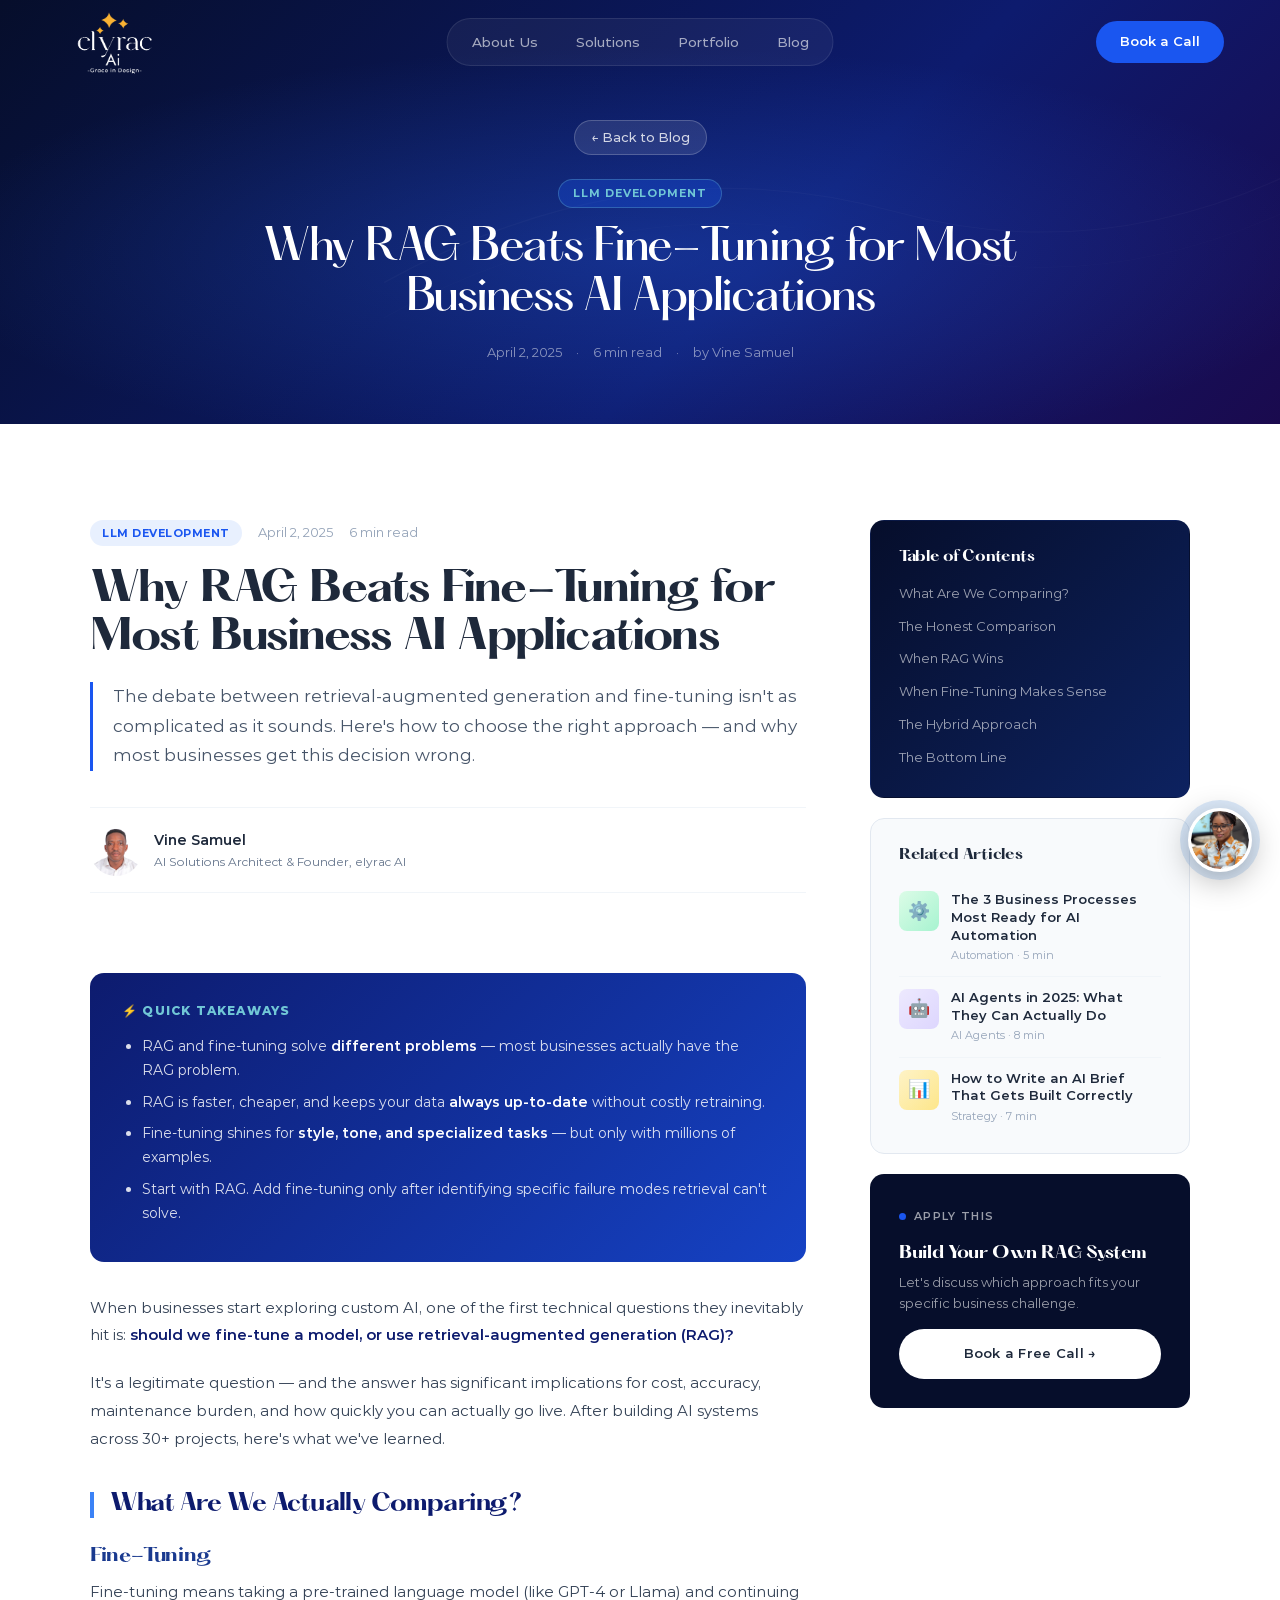
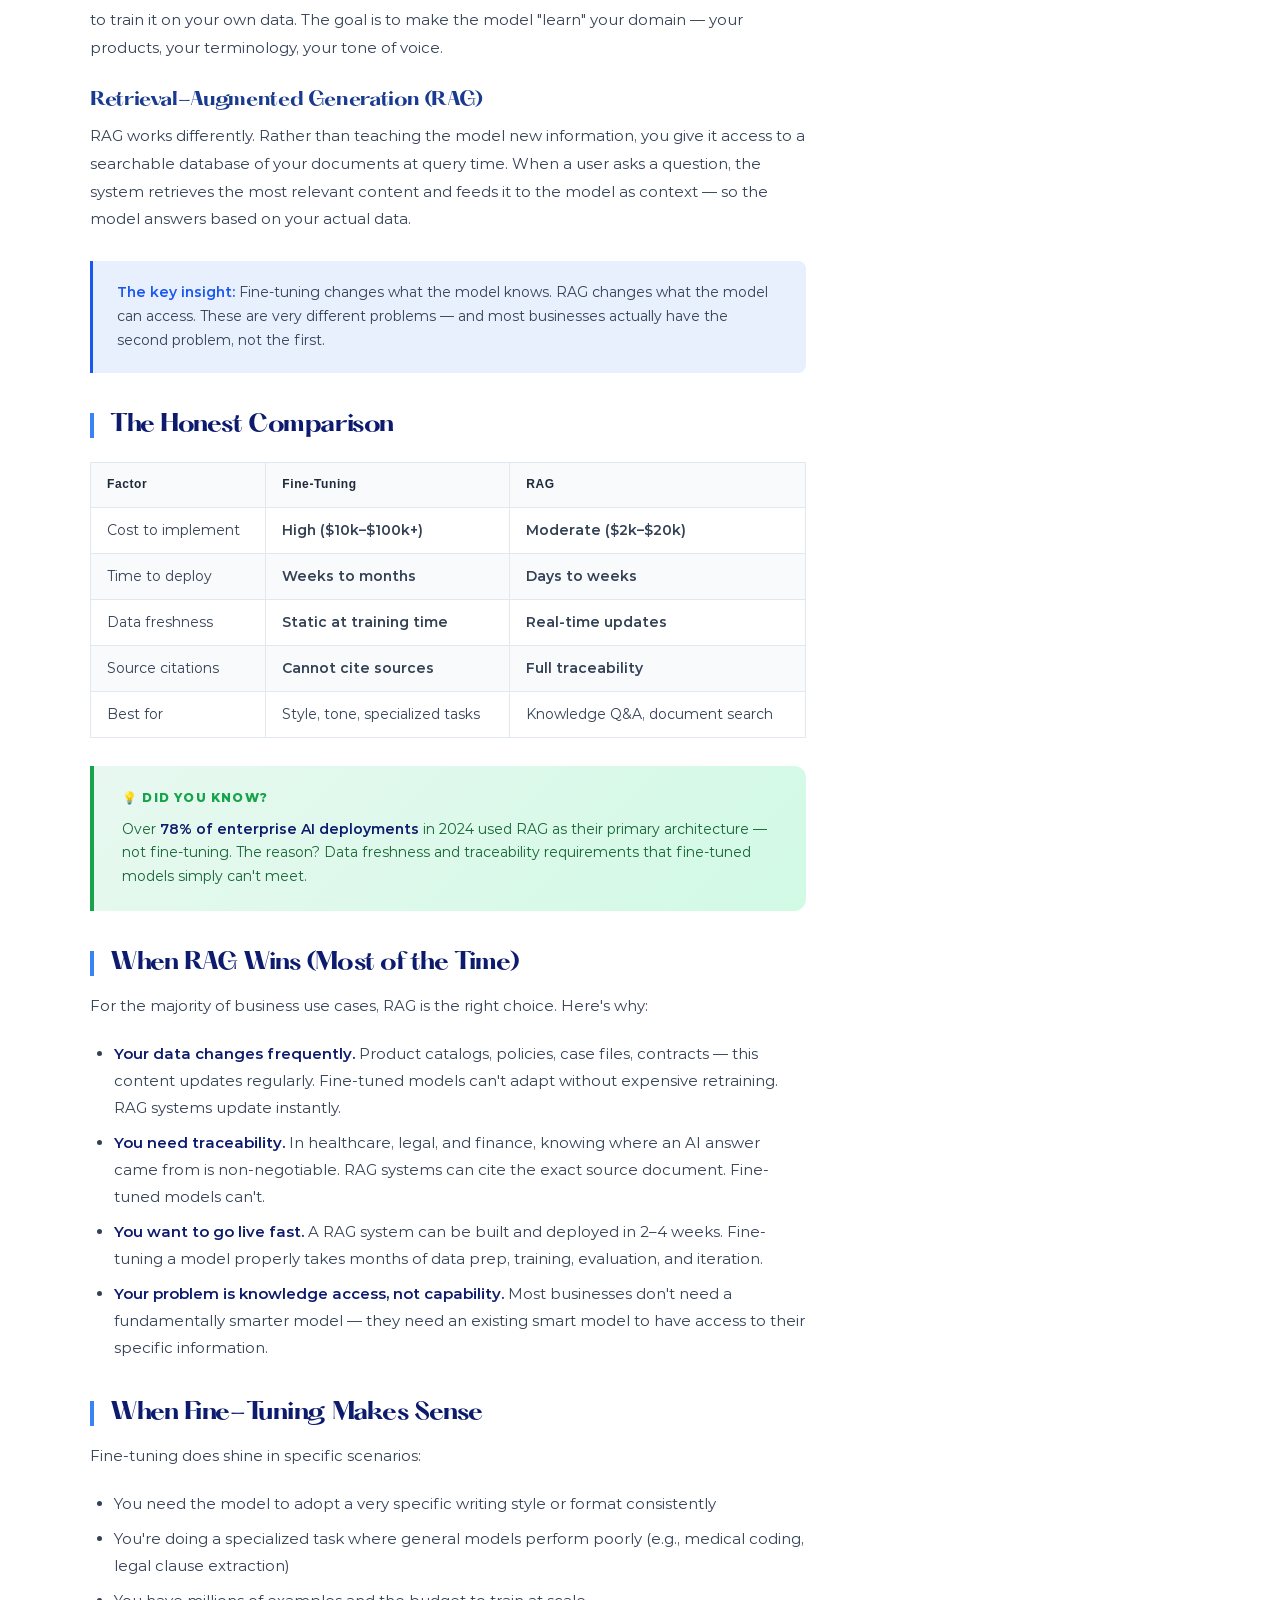
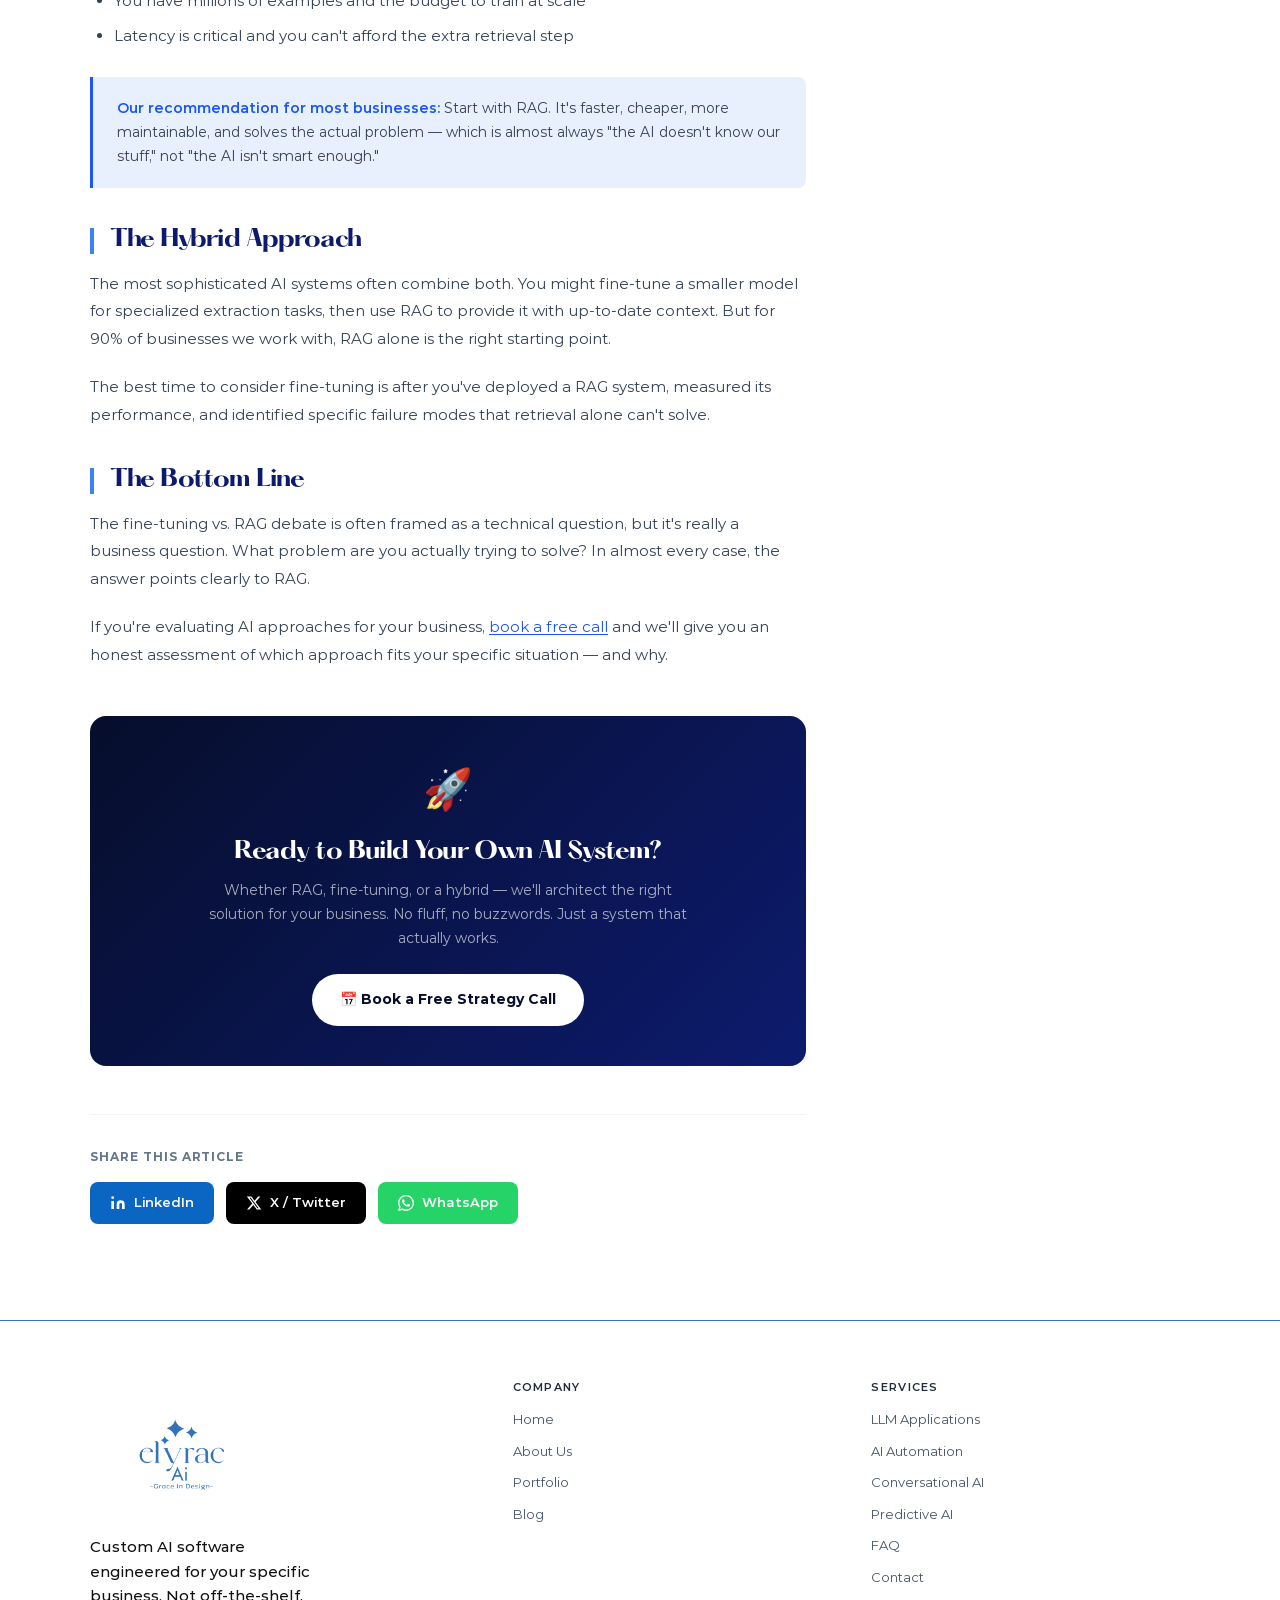
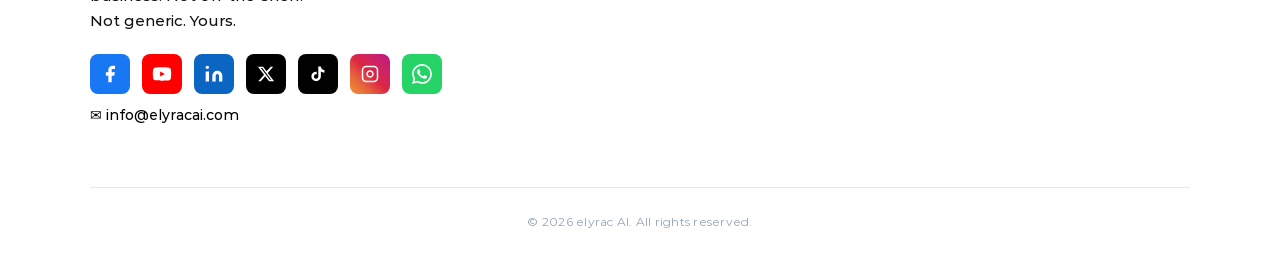
<file: blog-post.html>
<!DOCTYPE html>
<html lang="en">
<head>
<meta charset="UTF-8">
<link rel="icon" type="image/png" href="/favicon.png">
<link rel="apple-touch-icon" href="/favicon.png">
<meta name="msapplication-TileImage" content="/favicon.png">
<meta name="viewport" content="width=device-width, initial-scale=1.0">
<title>Why RAG Beats Fine-Tuning for Most Business AI — elyrac AI</title>
  <link rel="canonical" href="https://www.elyracai.com/blog-post">
<meta name="description" content="The debate between retrieval-augmented generation and fine-tuning. Here's how to choose the right approach for your specific use case."/>


<link rel="preload" as="image" href="others/Elyrac_Ai-03.png">
<link rel="stylesheet" href="css/shared.css">
<style>
  /* ── ARTICLE ── */
  .article-section { background: var(--white); }
  .article-inner {
    display: grid; grid-template-columns: 1fr 320px;
    gap: 64px; align-items: start;
    max-width: 1100px; margin: 0 auto;
  }

  /* Article header */
  .article-header { margin-bottom: 40px; }
  .article-meta { display: flex; align-items: center; gap: 16px; margin-bottom: 20px; flex-wrap: wrap; }
  .article-tag {
    background: var(--blue-light); color: var(--blue);
    font-size: 11px; font-weight: 700; border-radius: 100px;
    padding: 4px 12px; letter-spacing: 0.5px; text-transform: uppercase;
  }
  .article-date { font-size: 13px; color: var(--gray-400); }
  .article-read { font-size: 13px; color: var(--gray-400); }
  .article-header h1 {
    font-size: clamp(26px, 4vw, 40px);
    font-weight: 800; line-height: 1.2; color: var(--gray-800);
    margin-bottom: 20px;
  }
  .article-lede {
    font-size: 17px; color: var(--gray-600);
    line-height: 1.75; border-left: 3px solid var(--blue);
    padding-left: 20px; margin-bottom: 36px;
  }
  .article-author {
    display: flex; align-items: center; gap: 12px;
    padding: 16px 0; border-top: 1px solid var(--gray-100);
    border-bottom: 1px solid var(--gray-100);
  }
  .author-avatar {
    width: 40px; height: 40px; border-radius: 50%;
    background: var(--blue-light); display: flex;
    align-items: center; justify-content: center; font-size: 18px; flex-shrink: 0;
  }
  .author-name { font-size: 14px; font-weight: 600; }
  .author-title { font-size: 12px; color: var(--gray-500); }

  /* Article body */
  .article-body { padding-top: 40px; }
  .article-body h2 {
    font-size: 22px; font-weight: 800; color: #0d1b6e;
    margin-bottom: 16px; margin-top: 40px;
    border-left: 4px solid #3B82F6; padding-left: 16px;
  }
  .article-body h3 { font-size: 18px; font-weight: 700; margin-bottom: 12px; margin-top: 28px; color: #1a3a8f; }
  .article-body p { font-size: 15px; color: var(--gray-700); line-height: 1.85; margin-bottom: 20px; }
  .article-body ul, .article-body ol { margin: 0 0 20px 24px; }
  .article-body li { font-size: 15px; color: var(--gray-700); line-height: 1.8; margin-bottom: 8px; }
  .article-body strong { color: #0d1b6e; font-weight: 600; }
  .article-body a { color: var(--blue); text-decoration: underline; text-underline-offset: 2px; }
  .article-body a:hover { opacity: 0.8; }
  .article-body code { background: #f0f4ff; color: #0d1b6e; border-radius: 4px; padding: 2px 6px; font-size: 13px; font-family: 'Courier New', monospace; }
  .article-body pre { background: #060e2b; color: #e2e8f0; border-radius: 10px; padding: 24px; overflow-x: auto; margin: 24px 0; font-size: 13px; line-height: 1.7; }

  .callout {
    background: var(--blue-light); border-left: 3px solid var(--blue);
    border-radius: 0 var(--radius-sm) var(--radius-sm) 0;
    padding: 20px 24px; margin: 28px 0;
    font-size: 14px; color: var(--gray-700); line-height: 1.7;
  }
  .callout strong { color: var(--blue); }

  .comparison-table { width: 100%; border-collapse: collapse; margin: 24px 0; font-size: 14px; }
  .comparison-table th {
    background: var(--gray-50); padding: 12px 16px; text-align: left;
    font-family: 'Sora', sans-serif; font-weight: 700; font-size: 12px;
    letter-spacing: 0.05em; color: var(--gray-800); border: 1px solid var(--gray-200);
  }
  .comparison-table td { padding: 12px 16px; border: 1px solid var(--gray-200); color: var(--gray-700); line-height: 1.5; }
  .comparison-table tr:nth-child(even) td { background: var(--gray-50); }
  .badge-green { color: var(--green); font-weight: 600; }
  .badge-red { color: var(--red); font-weight: 600; }

  /* Sidebar */
  .article-sidebar { position: sticky; top: 100px; }
  .sidebar-card { background: var(--gray-50); border: 1px solid var(--gray-200); border-radius: var(--radius); padding: 28px; margin-bottom: 20px; }
  .sidebar-card h4 { font-size: 14px; font-weight: 700; margin-bottom: 16px; }
  .toc-list { list-style: none; display: flex; flex-direction: column; gap: 8px; }
  .toc-list a { font-size: 13px; color: var(--gray-600); transition: color 0.2s; }
  .toc-list a:hover { color: var(--blue); }

  .related-post { display: flex; gap: 12px; align-items: flex-start; padding: 12px 0; border-bottom: 1px solid var(--gray-100); }
  .related-post:last-child { border-bottom: none; padding-bottom: 0; }
  .related-icon { width: 40px; height: 40px; border-radius: 8px; background: var(--blue-light); display: flex; align-items: center; justify-content: center; font-size: 18px; flex-shrink: 0; }
  .related-title { font-size: 13px; font-weight: 600; color: var(--gray-800); line-height: 1.35; }
  .related-title a { color: inherit; transition: color 0.2s; }
  .related-title a:hover { color: var(--blue); }
  .related-tag { font-size: 11px; color: var(--gray-400); margin-top: 2px; }

  /* ── RESPONSIVE ── */
  @media (max-width: 900px) {
    .article-inner { grid-template-columns: 1fr; }
    .article-sidebar { position: static; }
  }
  @media (max-width: 600px) {
    .page-hero { padding: 100px 16px 52px !important; }
  }
  nav { transition: transform 0.3s ease; }
  nav.nav-hidden { transform: translateY(-100%) !important; }
</style>
</head>
<body>

<!-- NAV -->
<nav>
  <a href="/" class="nav-logo">
    <img src="/others/Elyrac_Ai-03.png" alt="elyrac AI" style="height:52px;width:auto;object-fit:contain;" loading="eager" decoding="async">
  </a>
  <ul class="nav-links">
    <li><a href="/about">About Us</a></li>
    <li><a href="/solutions">Solutions</a></li>
    <li><a href="/portfolio">Portfolio</a></li>
    <li><a href="/blog">Blog</a></li>
  </ul>
  <a href="https://calendly.com/ceo-elyracai/30min" target="_blank" class="btn-book">Book a Call</a>
  <div class="nav-hamburger" id="hamburger"><span></span><span></span><span></span></div>
</nav>

<!-- Mobile Menu -->
<div id="mobile-menu">
  <button class="mobile-close" id="mobile-close">✕</button>
  <a href="/about">About Us</a>
  <a href="/solutions">Solutions</a>
  <a href="/portfolio">Portfolio</a>
  <a href="/blog">Blog</a>
  <a class="mobile-cta" href="https://calendly.com/ceo-elyracai/30min" target="_blank" rel="noopener">Book a Call</a>
</div>

<!-- PAGE HERO -->
<div class="page-hero" style="background:linear-gradient(135deg,#060e2b 0%,#0d1b6e 60%,#1a0a4e 100%);min-height:320px;flex-direction:column;align-items:center;justify-content:center;text-align:center;padding:120px 48px 60px;">
  <div class="page-hero-lines">
    <svg viewBox="0 0 800 600" fill="none" preserveAspectRatio="none">
      <path d="M0 400 Q200 200 400 300 T800 150" stroke="rgba(255,255,255,0.15)" stroke-width="1.5" fill="none"/>
      <path d="M0 450 Q200 250 400 350 T800 200" stroke="rgba(255,255,255,0.08)" stroke-width="1" fill="none"/>
    </svg>
  </div>
  <div class="page-hero-inner" style="max-width:780px;">
    <a href="/blog" style="display:inline-flex;align-items:center;gap:6px;background:rgba(255,255,255,0.1);border:1px solid rgba(255,255,255,0.2);color:rgba(255,255,255,0.8);padding:6px 16px;border-radius:999px;font-size:13px;font-weight:500;text-decoration:none;margin-bottom:24px;">← Back to Blog</a>
    <div style="display:block;background:rgba(26,86,240,0.3);border:1px solid rgba(113,199,214,0.3);color:#71C7D6;font-size:11px;font-weight:700;letter-spacing:0.08em;text-transform:uppercase;padding:4px 14px;border-radius:100px;margin-bottom:16px;width:fit-content;margin-left:auto;margin-right:auto;">LLM Development</div>
    <h1 style="font-family:var(--font-heading);font-size:clamp(22px,3.5vw,42px);font-weight:500;color:white;line-height:1.2;letter-spacing:-0.03em;margin-bottom:18px;animation:fadeUp 0.8s ease both;">Why RAG Beats Fine-Tuning for Most Business AI Applications</h1>
    <div style="display:flex;align-items:center;justify-content:center;gap:14px;font-size:13px;color:rgba(255,255,255,0.5);flex-wrap:wrap;">
      <span>April 2, 2025</span><span>·</span><span>6 min read</span><span>·</span><span>by Vine Samuel</span>
    </div>
  </div>
</div>

<!-- ARTICLE -->
<section class="article-section">
  <div class="article-inner">

    <!-- Main content -->
    <article>
      <div class="article-header">
        <div class="article-meta">
          <span class="article-tag">LLM Development</span>
          <span class="article-date">April 2, 2025</span>
          <span class="article-read">6 min read</span>
        </div>
        <h1>Why RAG Beats Fine-Tuning for Most Business AI Applications</h1>
        <p class="article-lede">The debate between retrieval-augmented generation and fine-tuning isn't as complicated as it sounds. Here's how to choose the right approach — and why most businesses get this decision wrong.</p>
        <div class="article-author">
          <img src="others/author-vine.jpg" style="width:52px;height:52px;border-radius:50%;object-fit:cover;object-position:center top;flex-shrink:0;" alt="Vine Samuel" loading="lazy" decoding="async">
          <div>
            <div class="author-name">Vine Samuel</div>
            <div class="author-title">AI Solutions Architect &amp; Founder, elyrac AI</div>
          </div>
        </div>
      </div>

      <div class="article-body">
        <!-- Quick Takeaways -->
        <div style="background:linear-gradient(135deg,#0d1b6e,#1a56f0 150%);border-radius:14px;padding:28px 32px;margin-bottom:32px;">
          <div style="font-size:12px;font-weight:800;letter-spacing:0.1em;text-transform:uppercase;color:#71C7D6;margin-bottom:14px;">⚡ QUICK TAKEAWAYS</div>
          <ul style="margin:0;padding-left:20px;">
            <li style="font-size:14px;color:rgba(255,255,255,0.85);line-height:1.7;margin-bottom:8px;">RAG and fine-tuning solve <strong style="color:white;">different problems</strong> — most businesses actually have the RAG problem.</li>
            <li style="font-size:14px;color:rgba(255,255,255,0.85);line-height:1.7;margin-bottom:8px;">RAG is faster, cheaper, and keeps your data <strong style="color:white;">always up-to-date</strong> without costly retraining.</li>
            <li style="font-size:14px;color:rgba(255,255,255,0.85);line-height:1.7;margin-bottom:8px;">Fine-tuning shines for <strong style="color:white;">style, tone, and specialized tasks</strong> — but only with millions of examples.</li>
            <li style="font-size:14px;color:rgba(255,255,255,0.85);line-height:1.7;">Start with RAG. Add fine-tuning only after identifying specific failure modes retrieval can't solve.</li>
          </ul>
        </div>

        <p>When businesses start exploring custom AI, one of the first technical questions they inevitably hit is: <strong>should we fine-tune a model, or use retrieval-augmented generation (RAG)?</strong></p>
        <p>It's a legitimate question — and the answer has significant implications for cost, accuracy, maintenance burden, and how quickly you can actually go live. After building AI systems across 30+ projects, here's what we've learned.</p>

        <h2 id="what-is">What Are We Actually Comparing?</h2>
        <h3>Fine-Tuning</h3>
        <p>Fine-tuning means taking a pre-trained language model (like GPT-4 or Llama) and continuing to train it on your own data. The goal is to make the model "learn" your domain — your products, your terminology, your tone of voice.</p>
        <h3>Retrieval-Augmented Generation (RAG)</h3>
        <p>RAG works differently. Rather than teaching the model new information, you give it access to a searchable database of your documents at query time. When a user asks a question, the system retrieves the most relevant content and feeds it to the model as context — so the model answers based on your actual data.</p>
        <div class="callout">
          <strong>The key insight:</strong> Fine-tuning changes what the model knows. RAG changes what the model can access. These are very different problems — and most businesses actually have the second problem, not the first.
        </div>

        <h2 id="comparison">The Honest Comparison</h2>
        <table class="comparison-table">
          <thead>
            <tr><th>Factor</th><th>Fine-Tuning</th><th>RAG</th></tr>
          </thead>
          <tbody>
            <tr><td>Cost to implement</td><td class="badge-red">High ($10k–$100k+)</td><td class="badge-green">Moderate ($2k–$20k)</td></tr>
            <tr><td>Time to deploy</td><td class="badge-red">Weeks to months</td><td class="badge-green">Days to weeks</td></tr>
            <tr><td>Data freshness</td><td class="badge-red">Static at training time</td><td class="badge-green">Real-time updates</td></tr>
            <tr><td>Source citations</td><td class="badge-red">Cannot cite sources</td><td class="badge-green">Full traceability</td></tr>
            <tr><td>Best for</td><td>Style, tone, specialized tasks</td><td>Knowledge Q&A, document search</td></tr>
          </tbody>
        </table>

        <!-- Did You Know -->
        <div style="background:linear-gradient(135deg,#e8f8f0,#d1fae5);border-left:4px solid #16a34a;border-radius:0 12px 12px 0;padding:22px 28px;margin:28px 0;">
          <div style="font-size:12px;font-weight:800;letter-spacing:0.1em;text-transform:uppercase;color:#16a34a;margin-bottom:10px;">💡 DID YOU KNOW?</div>
          <p style="font-size:14px;color:#166534;line-height:1.7;margin:0;">Over <strong>78% of enterprise AI deployments</strong> in 2024 used RAG as their primary architecture — not fine-tuning. The reason? Data freshness and traceability requirements that fine-tuned models simply can't meet.</p>
        </div>

        <h2 id="when-rag">When RAG Wins (Most of the Time)</h2>
        <p>For the majority of business use cases, RAG is the right choice. Here's why:</p>
        <ul>
          <li><strong>Your data changes frequently.</strong> Product catalogs, policies, case files, contracts — this content updates regularly. Fine-tuned models can't adapt without expensive retraining. RAG systems update instantly.</li>
          <li><strong>You need traceability.</strong> In healthcare, legal, and finance, knowing where an AI answer came from is non-negotiable. RAG systems can cite the exact source document. Fine-tuned models can't.</li>
          <li><strong>You want to go live fast.</strong> A RAG system can be built and deployed in 2–4 weeks. Fine-tuning a model properly takes months of data prep, training, evaluation, and iteration.</li>
          <li><strong>Your problem is knowledge access, not capability.</strong> Most businesses don't need a fundamentally smarter model — they need an existing smart model to have access to their specific information.</li>
        </ul>

        <h2 id="when-finetune">When Fine-Tuning Makes Sense</h2>
        <p>Fine-tuning does shine in specific scenarios:</p>
        <ul>
          <li>You need the model to adopt a very specific writing style or format consistently</li>
          <li>You're doing a specialized task where general models perform poorly (e.g., medical coding, legal clause extraction)</li>
          <li>You have millions of examples and the budget to train at scale</li>
          <li>Latency is critical and you can't afford the extra retrieval step</li>
        </ul>
        <div class="callout">
          <strong>Our recommendation for most businesses:</strong> Start with RAG. It's faster, cheaper, more maintainable, and solves the actual problem — which is almost always "the AI doesn't know our stuff," not "the AI isn't smart enough."
        </div>

        <h2 id="hybrid">The Hybrid Approach</h2>
        <p>The most sophisticated AI systems often combine both. You might fine-tune a smaller model for specialized extraction tasks, then use RAG to provide it with up-to-date context. But for 90% of businesses we work with, RAG alone is the right starting point.</p>
        <p>The best time to consider fine-tuning is after you've deployed a RAG system, measured its performance, and identified specific failure modes that retrieval alone can't solve.</p>

        <h2 id="conclusion">The Bottom Line</h2>
        <p>The fine-tuning vs. RAG debate is often framed as a technical question, but it's really a business question. What problem are you actually trying to solve? In almost every case, the answer points clearly to RAG.</p>
        <p>If you're evaluating AI approaches for your business, <a href="https://calendly.com/ceo-elyracai/30min" target="_blank">book a free call</a> and we'll give you an honest assessment of which approach fits your specific situation — and why.</p>
      </div>

      <!-- Article CTA -->
      <div style="background:linear-gradient(135deg,#060e2b 0%,#0d1b6e 100%);border-radius:16px;padding:40px;margin:48px 0 0;text-align:center;">
        <div style="font-size:40px;margin-bottom:16px;">🚀</div>
        <h3 style="color:white;font-size:22px;font-weight:700;margin-bottom:12px;line-height:1.3;">Ready to Build Your Own AI System?</h3>
        <p style="color:rgba(255,255,255,0.65);font-size:14px;line-height:1.7;margin-bottom:24px;max-width:480px;margin-left:auto;margin-right:auto;">Whether RAG, fine-tuning, or a hybrid — we'll architect the right solution for your business. No fluff, no buzzwords. Just a system that actually works.</p>
        <a href="https://calendly.com/ceo-elyracai/30min" target="_blank" rel="noopener" style="display:inline-flex;align-items:center;gap:8px;background:white;color:#060e2b;padding:14px 28px;border-radius:100px;font-size:14px;font-weight:700;text-decoration:none;">📅 Book a Free Strategy Call</a>
      </div>

      <!-- Share buttons -->
      <div style="margin-top:48px;padding-top:32px;border-top:1px solid var(--gray-100);">
        <div style="font-size:12px;font-weight:700;color:var(--gray-500);text-transform:uppercase;letter-spacing:0.08em;margin-bottom:16px;">Share this article</div>
        <div style="display:flex;gap:12px;flex-wrap:wrap;">
          <a href="https://www.linkedin.com/sharing/share-offsite/?url=https://elyracai.com/blog-post" target="_blank" rel="noopener" style="display:inline-flex;align-items:center;gap:8px;padding:10px 20px;background:#0A66C2;color:white;border-radius:8px;font-size:13px;font-weight:600;text-decoration:none;">
            <svg width="16" height="16" viewBox="0 0 24 24" fill="white"><path d="M16 8a6 6 0 0 1 6 6v7h-4v-7a2 2 0 0 0-2-2 2 2 0 0 0-2 2v7h-4v-7a6 6 0 0 1 6-6z"/><rect x="2" y="9" width="4" height="12"/><circle cx="4" cy="4" r="2"/></svg>
            LinkedIn
          </a>
          <a href="https://twitter.com/intent/tweet?text=Why+RAG+Beats+Fine-Tuning+for+Most+Business+AI+Applications&url=https://elyracai.com/blog-post" target="_blank" rel="noopener" style="display:inline-flex;align-items:center;gap:8px;padding:10px 20px;background:#000;color:white;border-radius:8px;font-size:13px;font-weight:600;text-decoration:none;">
            <svg width="16" height="16" viewBox="0 0 24 24" fill="white"><path d="M18.244 2.25h3.308l-7.227 8.26 8.502 11.24H16.17l-5.214-6.817L4.99 21.75H1.68l7.73-8.835L1.254 2.25H8.08l4.713 6.231zm-1.161 17.52h1.833L7.084 4.126H5.117z"/></svg>
            X / Twitter
          </a>
          <a href="https://api.whatsapp.com/send?text=Why+RAG+Beats+Fine-Tuning+for+Most+Business+AI+Applications+https://elyracai.com/blog-post" target="_blank" rel="noopener" style="display:inline-flex;align-items:center;gap:8px;padding:10px 20px;background:#25D366;color:white;border-radius:8px;font-size:13px;font-weight:600;text-decoration:none;">
            <svg width="16" height="16" viewBox="0 0 24 24" fill="white"><path d="M17.472 14.382c-.297-.149-1.758-.867-2.03-.967-.273-.099-.471-.148-.67.15-.197.297-.767.966-.94 1.164-.173.199-.347.223-.644.075-.297-.15-1.255-.463-2.39-1.475-.883-.788-1.48-1.761-1.653-2.059-.173-.297-.018-.458.13-.606.134-.133.298-.347.446-.52.149-.174.198-.298.298-.497.099-.198.05-.371-.025-.52-.075-.149-.669-1.612-.916-2.207-.242-.579-.487-.5-.669-.51-.173-.008-.371-.01-.57-.01-.198 0-.52.074-.792.372-.272.297-1.04 1.016-1.04 2.479 0 1.462 1.065 2.875 1.213 3.074.149.198 2.096 3.2 5.077 4.487.709.306 1.262.489 1.694.625.712.227 1.36.195 1.871.118.571-.085 1.758-.719 2.006-1.413.248-.694.248-1.289.173-1.413-.074-.124-.272-.198-.57-.347m-5.421 7.403h-.004a9.87 9.87 0 0 1-5.031-1.378l-.361-.214-3.741.982.998-3.648-.235-.374a9.86 9.86 0 0 1-1.51-5.26c.001-5.45 4.436-9.884 9.888-9.884 2.64 0 5.122 1.03 6.988 2.898a9.825 9.825 0 0 1 2.893 6.994c-.003 5.45-4.437 9.884-9.885 9.884m8.413-18.297A11.815 11.815 0 0 0 12.05 0C5.495 0 .16 5.335.157 11.892c0 2.096.547 4.142 1.588 5.945L.057 24l6.305-1.654a11.882 11.882 0 0 0 5.683 1.448h.005c6.554 0 11.89-5.335 11.893-11.893a11.821 11.821 0 0 0-3.48-8.413z"/></svg>
            WhatsApp
          </a>
        </div>
      </div>
    </article>

    <!-- Sidebar -->
    <aside class="article-sidebar">
      <div class="sidebar-card" style="background:linear-gradient(135deg,#060e2b,#0d2260);border-color:transparent;">
        <h4 style="color:white;">Table of Contents</h4>
        <ul class="toc-list">
          <li><a href="#what-is" style="color:rgba(255,255,255,0.6);">What Are We Comparing?</a></li>
          <li><a href="#comparison" style="color:rgba(255,255,255,0.6);">The Honest Comparison</a></li>
          <li><a href="#when-rag" style="color:rgba(255,255,255,0.6);">When RAG Wins</a></li>
          <li><a href="#when-finetune" style="color:rgba(255,255,255,0.6);">When Fine-Tuning Makes Sense</a></li>
          <li><a href="#hybrid" style="color:rgba(255,255,255,0.6);">The Hybrid Approach</a></li>
          <li><a href="#conclusion" style="color:rgba(255,255,255,0.6);">The Bottom Line</a></li>
        </ul>
      </div>
      <div class="sidebar-card">
        <h4>Related Articles</h4>
        <div class="related-post" style="transition:transform 0.2s;" onmouseover="this.style.transform='translateX(4px)'" onmouseout="this.style.transform=''">
          <div class="related-icon" style="background:linear-gradient(135deg,#dcfce7,#a7f3d0);color:#16a34a;">⚙️</div>
          <div>
            <div class="related-title"><a href="/blog-post">The 3 Business Processes Most Ready for AI Automation</a></div>
            <div class="related-tag">Automation · 5 min</div>
          </div>
        </div>
        <div class="related-post" style="transition:transform 0.2s;" onmouseover="this.style.transform='translateX(4px)'" onmouseout="this.style.transform=''">
          <div class="related-icon" style="background:linear-gradient(135deg,#ede9fe,#ddd6fe);color:#7c3aed;">🤖</div>
          <div>
            <div class="related-title"><a href="/blog-post">AI Agents in 2025: What They Can Actually Do</a></div>
            <div class="related-tag">AI Agents · 8 min</div>
          </div>
        </div>
        <div class="related-post" style="transition:transform 0.2s;" onmouseover="this.style.transform='translateX(4px)'" onmouseout="this.style.transform=''">
          <div class="related-icon" style="background:linear-gradient(135deg,#fef3c7,#fde68a);color:#b45309;">📊</div>
          <div>
            <div class="related-title"><a href="/blog-post">How to Write an AI Brief That Gets Built Correctly</a></div>
            <div class="related-tag">Strategy · 7 min</div>
          </div>
        </div>
      </div>
      <div class="sidebar-card" style="background:var(--navy);border-color:transparent">
        <div class="section-label" style="color:rgba(255,255,255,0.6)">APPLY THIS</div>
        <h4 style="color:white;font-size:16px;margin-bottom:8px">Build Your Own RAG System</h4>
        <p style="font-size:13px;color:rgba(255,255,255,0.6);margin-bottom:16px;line-height:1.6">Let's discuss which approach fits your specific business challenge.</p>
        <a href="https://calendly.com/ceo-elyracai/30min" target="_blank" rel="noopener" class="btn-primary" style="display:flex;justify-content:center;font-size:13px">Book a Free Call →</a>
      </div>
    </aside>

  </div>
</section>

<!-- FOOTER -->
<footer>
  <div class="footer-inner">
    <div class="footer-brand">
      <a href="/" aria-label="Back to top"><div class="logo"><img src="/others/Elyrac Ai-06.png" alt="elyrac AI" style="height:140px;width:auto;cursor:pointer;" loading="eager" decoding="async">
      </div></a>
      <p style="color:#111111;font-size:15px;font-weight:500;">Custom AI software engineered for your specific business. Not off-the-shelf. Not generic. Yours.</p>
      <div class="social-links" style="display:flex; flex-wrap:wrap; gap:12px; align-items:center; margin-top:16px;">
        <a href="https://www.facebook.com/elyracAi" target="_blank" title="Facebook" style="display:flex;align-items:center;justify-content:center;width:40px;height:40px;border-radius:8px;background:#1877F2;">
          <svg width="20" height="20" viewBox="0 0 24 24" fill="white"><path d="M18 2h-3a5 5 0 0 0-5 5v3H7v4h3v8h4v-8h3l1-4h-4V7a1 1 0 0 1 1-1h3z"/></svg>
        </a>
        <a href="https://www.youtube.com/@elyracAi" target="_blank" title="YouTube" style="display:flex;align-items:center;justify-content:center;width:40px;height:40px;border-radius:8px;background:#FF0000;">
          <svg width="20" height="20" viewBox="0 0 24 24" fill="white"><path d="M22.54 6.42a2.78 2.78 0 0 0-1.95-1.96C18.88 4 12 4 12 4s-6.88 0-8.59.46A2.78 2.78 0 0 0 1.46 6.42 29 29 0 0 0 1 12a29 29 0 0 0 .46 5.58 2.78 2.78 0 0 0 1.95 1.95C5.12 20 12 20 12 20s6.88 0 8.59-.47a2.78 2.78 0 0 0 1.95-1.95A29 29 0 0 0 23 12a29 29 0 0 0-.46-5.58z"/><polygon points="9.75 15.02 15.5 12 9.75 8.98 9.75 15.02" fill="#FF0000"/></svg>
        </a>
        <a href="https://www.linkedin.com/company/elyrac-ai/?viewAsMember=true" target="_blank" title="LinkedIn" style="display:flex;align-items:center;justify-content:center;width:40px;height:40px;border-radius:8px;background:#0A66C2;">
          <svg width="20" height="20" viewBox="0 0 24 24" fill="white"><path d="M16 8a6 6 0 0 1 6 6v7h-4v-7a2 2 0 0 0-2-2 2 2 0 0 0-2 2v7h-4v-7a6 6 0 0 1 6-6z"/><rect x="2" y="9" width="4" height="12"/><circle cx="4" cy="4" r="2"/></svg>
        </a>
        <a href="https://x.com/ElGracAi" target="_blank" title="X / Twitter" style="display:flex;align-items:center;justify-content:center;width:40px;height:40px;border-radius:8px;background:#000;">
          <svg width="18" height="18" viewBox="0 0 24 24" fill="white"><path d="M18.244 2.25h3.308l-7.227 8.26 8.502 11.24H16.17l-5.214-6.817L4.99 21.75H1.68l7.73-8.835L1.254 2.25H8.08l4.713 6.231zm-1.161 17.52h1.833L7.084 4.126H5.117z"/></svg>
        </a>
        <a href="https://www.tiktok.com/@elyracai" target="_blank" title="TikTok" style="display:flex;align-items:center;justify-content:center;width:40px;height:40px;border-radius:8px;background:#010101;">
          <svg width="18" height="18" viewBox="0 0 24 24" fill="white"><path d="M19.59 6.69a4.83 4.83 0 0 1-3.77-4.25V2h-3.45v13.67a2.89 2.89 0 0 1-2.88 2.5 2.89 2.89 0 0 1-2.89-2.89 2.89 2.89 0 0 1 2.89-2.89c.28 0 .54.04.79.1V9.01a6.33 6.33 0 0 0-.79-.05 6.34 6.34 0 0 0-6.34 6.34 6.34 6.34 0 0 0 6.34 6.34 6.34 6.34 0 0 0 6.33-6.34V8.69a8.18 8.18 0 0 0 4.78 1.52V6.75a4.85 4.85 0 0 1-1.01-.06z"/></svg>
        </a>
        <a href="https://www.instagram.com/elyracai/" target="_blank" title="Instagram" style="display:flex;align-items:center;justify-content:center;width:40px;height:40px;border-radius:8px;background:linear-gradient(45deg,#f09433,#e6683c,#dc2743,#cc2366,#bc1888);">
          <svg width="18" height="18" viewBox="0 0 24 24" fill="none" stroke="white" stroke-width="2"><rect x="2" y="2" width="20" height="20" rx="5" ry="5"/><path d="M16 11.37A4 4 0 1 1 12.63 8 4 4 0 0 1 16 11.37z"/><line x1="17.5" y1="6.5" x2="17.51" y2="6.5"/></svg>
        </a>
        <a href="https://wa.me/256784239786" target="_blank" title="WhatsApp" style="display:flex;align-items:center;justify-content:center;width:40px;height:40px;border-radius:8px;background:#25D366;">
          <svg width="20" height="20" viewBox="0 0 24 24" fill="white"><path d="M17.472 14.382c-.297-.149-1.758-.867-2.03-.967-.273-.099-.471-.148-.67.15-.197.297-.767.966-.94 1.164-.173.199-.347.223-.644.075-.297-.15-1.255-.463-2.39-1.475-.883-.788-1.48-1.761-1.653-2.059-.173-.297-.018-.458.13-.606.134-.133.298-.347.446-.52.149-.174.198-.298.298-.497.099-.198.05-.371-.025-.52-.075-.149-.669-1.612-.916-2.207-.242-.579-.487-.5-.669-.51-.173-.008-.371-.01-.57-.01-.198 0-.52.074-.792.372-.272.297-1.04 1.016-1.04 2.479 0 1.462 1.065 2.875 1.213 3.074.149.198 2.096 3.2 5.077 4.487.709.306 1.262.489 1.694.625.712.227 1.36.195 1.871.118.571-.085 1.758-.719 2.006-1.413.248-.694.248-1.289.173-1.413-.074-.124-.272-.198-.57-.347m-5.421 7.403h-.004a9.87 9.87 0 0 1-5.031-1.378l-.361-.214-3.741.982.998-3.648-.235-.374a9.86 9.86 0 0 1-1.51-5.26c.001-5.45 4.436-9.884 9.888-9.884 2.64 0 5.122 1.03 6.988 2.898a9.825 9.825 0 0 1 2.893 6.994c-.003 5.45-4.437 9.884-9.885 9.884m8.413-18.297A11.815 11.815 0 0 0 12.05 0C5.495 0 .16 5.335.157 11.892c0 2.096.547 4.142 1.588 5.945L.057 24l6.305-1.654a11.882 11.882 0 0 0 5.683 1.448h.005c6.554 0 11.89-5.335 11.893-11.893a11.821 11.821 0 0 0-3.48-8.413z"/></svg>
        </a>
      </div>
      <p style="margin-top:10px; font-size:14px; font-weight:500; color:#000000;">
        ✉ <a href="mailto:info@elyracai.com" style="color:#000000;font-weight:500;">info@elyracai.com</a>
      </p>
    </div>
    <div class="footer-col">
      <h4>Company</h4>
      <a href="/">Home</a>
      <a href="/about">About Us</a>
      <a href="/portfolio">Portfolio</a>
      <a href="/blog">Blog</a>
    </div>
    <div class="footer-col">
      <h4>Services</h4>
      <a href="/solutions">LLM Applications</a>
      <a href="/solutions">AI Automation</a>
      <a href="/solutions">Conversational AI</a>
      <a href="/solutions">Predictive AI</a>
      <a href="/faq">FAQ</a>
      <a href="/contact">Contact</a>
    </div>
  </div>
  <div class="footer-bottom">© 2026 elyrac AI. All rights reserved.</div>
</footer>


<!-- ── FLOATING CHATBOT ── -->
<div id="chatbot-widget">
  <div class="chat-panel" id="chat-panel">
    <div class="chat-header">
      <div class="chat-header-avatar">
        <img src="/others/linked_profile_pic-Photoroom.png" alt="Maya" style="width:100%;height:100%;border-radius:50%;object-fit:cover;" loading="eager" decoding="async">
      </div>
      <div class="chat-header-info">
        <div class="chat-header-name">Maya</div>
        <div class="chat-header-status">Online · elyrac AI assistant</div>
      </div>
      <button class="chat-close-btn" id="chat-close">✕</button>
    </div>
    <div class="chat-messages" id="chat-messages">
      <div class="chat-bubble">
        <img class="bubble-avatar" src="/others/linked_profile_pic-Photoroom.png" alt="Maya" loading="eager" decoding="async">
        <div class="bubble-text">Hi! I'm Maya, elyrac AI's assistant. How can I help you today? 👋</div>
      </div>
      <div class="chat-bubble">
        <img class="bubble-avatar" src="/others/linked_profile_pic-Photoroom.png" alt="Maya" loading="eager" decoding="async">
        <div class="bubble-text">I can answer questions about our services, or help you book a free strategy call with our founder.</div>
      </div>
    </div>
          <div class="chat-attach-row">
        <button class="chat-attach-btn" onclick="startVoiceRecord()" id="voice-btn">🎤 Voice</button>
        <button class="chat-attach-btn" onclick="document.getElementById('chat-file-input').click()">📎 Attach</button>
        <input type="file" id="chat-file-input" style="display:none" accept="image/*,.pdf,.doc,.docx,.txt" onchange="handleFileAttach(event)">
        <span id="voice-status" style="font-size:11px;color:var(--gray-500);padding-left:4px;"></span>
      </div>
      <div class="chat-input-row">
      <input type="text" id="chat-input" placeholder="Type a message..." onkeydown="if(event.key==='Enter')sendChat()">
      <button class="chat-send-btn" onclick="sendChat()">↑</button>
    </div>
  </div>
  <button class="chat-toggle" id="chat-toggle">
    <img src="/others/linked_profile_pic-Photoroom.png" alt="Chat with Maya" style="width:100%;height:100%;border-radius:50%;object-fit:cover;" loading="eager" decoding="async">
    <span class="chat-badge"></span>
  </button>
</div>
<script>
  (function() {
    var panel = document.getElementById('chat-panel');
    var toggle = document.getElementById('chat-toggle');
    var widget = document.getElementById('chatbot-widget');
    setTimeout(function(){ var t=document.getElementById('chat-toggle'); if(t){t.style.cssText+=';animation:simpleBounce 4s ease-in-out infinite!important;width:64px!important;height:64px!important;';} }, 500);
    toggle.addEventListener('click', function() { panel.classList.toggle('open'); });
    document.getElementById('chat-close').addEventListener('click', function() { panel.classList.remove('open'); });
    var hamburger = document.getElementById('hamburger');
    var mobileMenu = document.getElementById('mobile-menu');
    var mobileClose = document.getElementById('mobile-close');
    if (hamburger) hamburger.addEventListener('click', function() { mobileMenu.classList.add('open'); });
    if (mobileClose) mobileClose.addEventListener('click', function() { mobileMenu.classList.remove('open'); });
    var MINI_AVATAR = '<img class="bubble-avatar" src="/others/linked_profile_pic-Photoroom.png" alt="Maya" loading="eager" decoding="async">';
                var knowledge = [
      { id: 'pricing', keys: ['price','cost','how much','pricing','rates','budget','afford'],
        replies: [
          "Our pricing depends on the scope of your project — a focused automation looks very different from a full enterprise platform. The honest answer is we scope it properly on a free 30-minute call rather than guess. Book here: calendly.com/ceo-elyracai/30min",
          "Good question — and I'd rather give you a real number than a vague range. Most projects fall somewhere between a lean automation and a full platform build, and pricing follows scope. A quick call gets you an honest estimate: calendly.com/ceo-elyracai/30min"
        ],
        followUp: "To get you a real number, it helps to know what you're building — closer to a single automation, or a full platform like AttendTrack or WinoPay? Either way, calendly.com/ceo-elyracai/30min is the fastest path to a straight answer."
      },
      { id: 'attendtrack', keys: ['attendtrack','attendance','gps','payroll','workforce','geofenc'],
        replies: [
          "AttendTrack is our workforce management platform — AI-powered attendance, real-time GPS geofencing, automated payroll (NSSF/PAYE), and an AI Copilot. It's live and serving clients today. Want to see a demo?",
          "That's AttendTrack, one of our flagship builds — automated clock-ins with GPS geofencing, payroll that handles NSSF/PAYE without spreadsheets, and an AI Copilot on top. Happy to walk you through how it'd fit your team."
        ],
        followUp: "AttendTrack can be tailored to your team size and payroll rules — want me to connect you with our founder to see if it fits?"
      },
      { id: 'iotec', keys: ['iotec','email agent','email automation','inbox'],
        replies: [
          "We built an intelligent email agent for ioTec Ltd that handles 80% of emails autonomously — categorizing, drafting responses, and escalating complex cases. Their team reclaims hours every day.",
          "That one's close to my heart — ioTec's inbox used to be a bottleneck. Now our email agent reads, categorizes, and drafts responses for them automatically, and only escalates the genuinely tricky stuff to a human."
        ],
        followUp: "If inbox overload is your problem too, this kind of email agent is very replicable for other teams — want to talk specifics?"
      },
      { id: 'codeclinic', keys: ['code clinic','clinic','dental','healthcare','hospital'],
        replies: [
          "Code Clinic is our healthcare practice management platform — patient records, appointments, billing, payroll, live patient flow, and analytics. Built for dental and general practices.",
          "Code Clinic is one I'm proud of — it's a full practice management system for clinics: records, scheduling, billing, payroll, and live patient flow, all in one place."
        ],
        followUp: "Whether you run a single clinic or a multi-branch practice, Code Clinic scales to fit — want to see it in action?"
      },
      { id: 'trivox', keys: ['trivox','receptionist','dental receptionist','voice agent'],
        replies: [
          "Trivox AI is our conversational dental receptionist — it books appointments, answers patient queries, and follows up 24/7. Clients see +40% more bookings with zero missed outreaches.",
          "Trivox is a fun one — she's an AI receptionist for dental practices, handling bookings and patient questions round the clock. Practices using her have seen +40% more bookings with nothing falling through the cracks."
        ],
        followUp: "Trivox works especially well for practices that lose bookings after hours — want to see how it'd handle your call volume?"
      },
      { id: 'winopay', keys: ['winopay','fintech','payment','financial'],
        replies: [
          "WinoPay is a full-stack fintech platform we architected from scratch — backend APIs, transaction processing, a full security layer, RBAC, and multi-service integrations.",
          "WinoPay was a ground-up build — real transaction processing, proper security and role-based access, and a handful of service integrations, all engineered to fintech-grade standards."
        ],
        followUp: "If you're building something in fintech, WinoPay is a good reference point for how we approach security and compliance — want to discuss your idea?"
      },
      { id: 'fraud', keys: ['fraud','ml','machine learning','detection'],
        replies: [
          "We've built ML fraud detection systems for financial institutions — the full pipeline, from data ingestion to real-time inference, with audit trails for regulatory compliance.",
          "That's one of our deeper technical builds — real-time fraud detection for financial institutions, covering everything from data ingestion to inference, with the audit trails regulators expect."
        ],
        followUp: "Fraud and ML work is highly domain-specific — happy to go deeper on your exact use case on a call."
      },
      { id: 'timeline', keys: ['timeline','how long','duration','weeks','when can'],
        replies: [
          "Most projects take 4–12 weeks depending on scope. We always scope everything upfront so there are no surprises down the line.",
          "Timelines usually land between 4 and 12 weeks — shorter for a focused automation, longer for a full platform. We'll give you a real number after scoping your project."
        ],
        followUp: "Want to talk through your specific project so we can give you a realistic timeline instead of a range? calendly.com/ceo-elyracai/30min"
      },
      { id: 'techstack', keys: ['technology','stack','tools','built with','programming language'],
        replies: [
          "We build with Python, FastAPI, Node.js, React, PostgreSQL, Claude AI, OpenAI, and cloud infrastructure on AWS and Vercel — we pick the right tool for each problem rather than forcing one stack everywhere.",
          "No fixed stack, honestly — Python and FastAPI on the backend a lot of the time, React up front, Postgres for data, and whichever AI model (Claude, OpenAI, or otherwise) actually fits the job. Deployed on AWS or Vercel depending on the project."
        ],
        followUp: "If you have a specific stack requirement or an existing system to integrate with, that's exactly the kind of thing we scope on a call."
      },
      { id: 'about', keys: ['who are you','about','elyrac'],
        replies: [
          "elyrac AI is a custom AI engineering company based in Uganda, building real AI systems for real businesses. Our motto: Grace in Design. We've delivered 30+ AI projects across healthcare, fintech, HR, and more.",
          "We're elyrac AI — a team of engineers (not resellers) who build custom AI systems from scratch for real businesses, based in Uganda with clients across healthcare, fintech, HR, and beyond. Grace in Design is our motto — it shows in the work."
        ],
        followUp: "Want me to point you to a couple of our projects, or connect you directly with our founder?"
      },
      { id: 'contact', keys: ['contact','reach','email','call','talk to someone','speak to'],
        replies: [
          "You can reach us at info@elyracai.com or book a direct call: calendly.com/ceo-elyracai/30min — our founder Vine Samuel will personally respond.",
          "Easiest way is a quick call: calendly.com/ceo-elyracai/30min. Or drop a line to info@elyracai.com — our founder Vine Samuel reads and replies to these personally."
        ],
        followUp: "Booking a call is usually the fastest way to get real answers: calendly.com/ceo-elyracai/30min"
      },
      { id: 'greeting', keys: ['hi','hello','hey','good morning','good afternoon','good evening'],
        replies: [
          "Hi there! 👋 I'm Maya, elyrac AI's assistant. I can answer questions about our AI solutions, past projects, pricing, or help you book a strategy call. What can I help you with?",
          "Hey again! 👋 Good to hear from you — what would you like to dig into this time?"
        ]
      },
      { id: 'farewell', keys: ['bye','goodbye','thanks','thank you','cheers'],
        replies: [
          "You're welcome! Feel free to reach out anytime at info@elyracai.com or book a call at calendly.com/ceo-elyracai/30min. We'd love to build something great together! 🚀",
          "Anytime! If anything else comes to mind, I'm right here — or reach the team directly at info@elyracai.com."
        ]
      },
      { id: 'howareyou', keys: ['how are you','how are things','how you doing'],
        replies: [
          "I'm doing great, thanks for asking! 😊 Ready to help you explore what elyrac AI can build for you — what's on your mind?",
          "Can't complain — I run on good code, not coffee. 😄 What can I help you with today?"
        ]
      },
      { id: 'isbot', keys: ['are you real','are you human','are you a bot','are you ai','are you a robot'],
        replies: [
          "I'm Maya — a virtual assistant built by elyrac AI to give you quick, useful answers. For anything that needs a human touch, I'll gladly connect you with our founder directly.",
          "Fair question — I'm an AI, built by the elyrac AI team to help visitors like you quickly. I'm honest about my limits though, so anything nuanced gets handed straight to a real person on the team."
        ]
      },
      { id: 'capabilities', keys: ['what can you do','help me','what do you do','can you help'],
        replies: [
          "I can tell you about our services, walk through past projects like AttendTrack, Trivox AI, WinoPay, and Code Clinic, talk pricing and timelines, or get you booked on a call with our founder. What would you like to explore?",
          "Quite a bit, actually — ask me about pricing, timelines, our tech stack, or any of our past builds (AttendTrack, Trivox AI, WinoPay, Code Clinic, and more). Or I can just get you straight to a call with our founder. Where do you want to start?"
        ]
      },
      { id: 'joke', keys: ['joke','funny','make me laugh'],
        replies: [
          "Why did the AI cross the road? To optimize the chicken's route. 🐔 Okay, back to business — what can I help you with?",
          "I tried to write my own joke once, but it kept overfitting to the training data. 🤖 Anyway — what brought you here today?"
        ]
      },
      { id: 'compliment', keys: ['amazing','awesome','impressive','brilliant','clever','fantastic','great job','love this'],
        replies: [
          "That's kind of you to say! 😊 The credit really goes to the team behind me — want to see the kind of work they do?",
          "Aw, thank you! I'll pass that along to the team who built me. Anything I can help you find out about elyrac AI?"
        ]
      }
    ];

    function _levenshtein(a, b) {
      var m = a.length, n = b.length;
      if (m === 0) return n;
      if (n === 0) return m;
      var prev = new Array(n + 1), curr = new Array(n + 1);
      for (var j = 0; j <= n; j++) prev[j] = j;
      for (var i = 1; i <= m; i++) {
        curr[0] = i;
        for (var j = 1; j <= n; j++) {
          var cost = a[i - 1] === b[j - 1] ? 0 : 1;
          curr[j] = Math.min(curr[j - 1] + 1, prev[j] + 1, prev[j - 1] + cost);
        }
        var tmp = prev; prev = curr; curr = tmp;
      }
      return prev[n];
    }

    function _scoreEntry(lowerMsg, words, entry) {
      var score = 0;
      for (var i = 0; i < entry.keys.length; i++) {
        var k = entry.keys[i];
        if (k.indexOf(' ') === -1) {
          // Single-word keyword: require a whole-word match so short words like
          // "hi" don't false-positive inside unrelated words like "hire".
          if (words.indexOf(k) !== -1) { score += k.length * 2; continue; }
          if (k.length >= 4) {
            for (var w = 0; w < words.length; w++) {
              var word = words[w];
              if (Math.abs(word.length - k.length) <= 2) {
                var tolerance = k.length <= 5 ? 1 : 2;
                if (_levenshtein(word, k) <= tolerance) { score += k.length; break; }
              }
            }
          }
        } else {
          // Multi-word phrase: match if every word of the phrase appears
          // somewhere in the message, even if not contiguous (handles natural
          // phrasing like "are you a real person" matching "are you real").
          var subWords = k.split(' ');
          var allPresent = true;
          for (var sw = 0; sw < subWords.length; sw++) {
            if (words.indexOf(subWords[sw]) === -1) { allPresent = false; break; }
          }
          if (allPresent) score += k.length * 2;
        }
      }
      return score;
    }

    var _affirmWords = ['yes','yeah','yep','sure','ok','okay','please','more','go on','continue'];
    var _topicMemory = {};
    var _fallbackCount = 0;
    var _lastTopicId = null;
    function _pickReply(entry) {
      var count = _topicMemory[entry.id] || 0;
      _topicMemory[entry.id] = count + 1;
      _lastTopicId = entry.id;
      if (count >= entry.replies.length && entry.followUp) return entry.followUp;
      return entry.replies[count % entry.replies.length];
    }

    var _CORPUS_URL = '/chat-corpus.json';
    var _corpusPromise = null;
    var _corpusIndex = null;
    var _STOPWORDS = {'the':1,'a':1,'an':1,'and':1,'or':1,'but':1,'is':1,'are':1,'was':1,'were':1,'be':1,'been':1,'to':1,'of':1,'in':1,'on':1,'for':1,'with':1,'at':1,'by':1,'this':1,'that':1,'it':1,'as':1,'we':1,'you':1,'your':1,'our':1,'i':1,'do':1,'does':1,'did':1,'have':1,'has':1,'had':1,'can':1,'will':1,'would':1,'could':1,'should':1,'what':1,'which':1,'who':1,'how':1,'why':1};

    function _tokenize(str) {
      return str.toLowerCase().replace(/[^a-z0-9\s]/g, ' ').split(/\s+/).filter(function(t) { return t.length > 1 && !_STOPWORDS[t]; });
    }

    var _TITLE_WEIGHT = 3;
    function _buildCorpusIndex(docs) {
      var df = {};
      var docTokenParts = docs.map(function(d) {
        return { title: _tokenize(d.title), body: _tokenize(d.text) };
      });
      docTokenParts.forEach(function(dt) {
        var seen = {};
        dt.title.concat(dt.body).forEach(function(t) { if (!seen[t]) { seen[t] = 1; df[t] = (df[t] || 0) + 1; } });
      });
      var N = docs.length;
      var idf = {};
      Object.keys(df).forEach(function(t) { idf[t] = Math.log((N + 1) / (df[t] + 1)) + 1; });

      var vectors = docTokenParts.map(function(dt) {
        var tf = {};
        dt.title.forEach(function(t) { tf[t] = (tf[t] || 0) + _TITLE_WEIGHT; });
        dt.body.forEach(function(t) { tf[t] = (tf[t] || 0) + 1; });
        var vec = {}, norm = 0;
        Object.keys(tf).forEach(function(t) {
          var w = tf[t] * (idf[t] || 0);
          vec[t] = w;
          norm += w * w;
        });
        return { vec: vec, norm: Math.sqrt(norm) };
      });

      return { docs: docs, idf: idf, vectors: vectors };
    }

    function _loadCorpus() {
      if (_corpusPromise) return _corpusPromise;
      _corpusPromise = fetch(_CORPUS_URL)
        .then(function(r) { return r.ok ? r.json() : []; })
        .then(function(docs) { _corpusIndex = _buildCorpusIndex(docs); return _corpusIndex; })
        .catch(function() { _corpusIndex = _buildCorpusIndex([]); return _corpusIndex; });
      return _corpusPromise;
    }
    _loadCorpus();

    function _searchCorpus(query) {
      if (!_corpusIndex || !_corpusIndex.docs.length) return null;
      var qTokens = _tokenize(query);
      if (!qTokens.length) return null;
      var qtf = {};
      qTokens.forEach(function(t) { qtf[t] = (qtf[t] || 0) + 1; });
      var qvec = {}, qnorm = 0;
      Object.keys(qtf).forEach(function(t) {
        var w = qtf[t] * (_corpusIndex.idf[t] || 0);
        qvec[t] = w;
        qnorm += w * w;
      });
      qnorm = Math.sqrt(qnorm);
      if (qnorm === 0) return null;

      var best = -1, bestScore = 0;
      var qKeys = Object.keys(qvec);
      for (var i = 0; i < _corpusIndex.vectors.length; i++) {
        var dv = _corpusIndex.vectors[i];
        if (dv.norm === 0) continue;
        var dot = 0;
        for (var k = 0; k < qKeys.length; k++) {
          var t = qKeys[k];
          if (dv.vec[t]) dot += qvec[t] * dv.vec[t];
        }
        var sim = dot / (qnorm * dv.norm);
        if (sim > bestScore) { bestScore = sim; best = i; }
      }
      if (best === -1 || bestScore < 0.14) return null;
      return { doc: _corpusIndex.docs[best], score: bestScore };
    }

    var _corpusLeadIns = [
      "Good question — here's what I know: ",
      "Here's the relevant bit: ",
      "From what's on our site: ",
      ''
    ];
    var _corpusHitCount = 0;
    function _extractAnswer(doc) {
      // Every corpus document is already concise (one paragraph or less), so
      // the full text is the answer — no truncation/summarization needed.
      // A rotating, sometimes-empty lead-in keeps repeated lookups from
      // always sounding like the exact same canned opener.
      var leadIn = _corpusLeadIns[_corpusHitCount % _corpusLeadIns.length];
      _corpusHitCount++;
      return (leadIn + doc.text).trim();
    }

    var _CHAT_SB_URL = 'https://ucbyaknfjrtoitrzamca.supabase.co';
    var _CHAT_SB_KEY = 'eyJhbGciOiJIUzI1NiIsInR5cCI6IkpXVCJ9.eyJpc3MiOiJzdXBhYmFzZSIsInJlZiI6InVjYnlha25manJ0b2l0cnphbWNhIiwicm9sZSI6ImFub24iLCJpYXQiOjE3Nzc3NDYxMzgsImV4cCI6MjA5MzMyMjEzOH0.HNIVUkC0xiZoqGe1L7uYAegbjCgWCW9qjEJS0VI6gYw';
    var _chatSessionId = sessionStorage.getItem('elyrac_chat_session');
    if (!_chatSessionId) {
      _chatSessionId = 'xxxxxxxx-xxxx-4xxx-yxxx-xxxxxxxxxxxx'.replace(/[xy]/g, function(c) {
        var r = Math.random() * 16 | 0, v = c === 'x' ? r : (r & 0x3 | 0x8);
        return v.toString(16);
      });
      sessionStorage.setItem('elyrac_chat_session', _chatSessionId);
    }
    function logChatMessage(sender, text) {
      fetch(_CHAT_SB_URL + '/rest/v1/chat_messages', {
        method: 'POST',
        headers: { 'Content-Type': 'application/json', 'apikey': _CHAT_SB_KEY, 'Authorization': 'Bearer ' + _CHAT_SB_KEY, 'Prefer': 'return=minimal' },
        body: JSON.stringify({ session_id: _chatSessionId, sender: sender, message: text, page: window.location.pathname })
      }).catch(function(){});
    }

    window.sendChat = async function() {
      var input = document.getElementById('chat-input');
      var msg = input.value.trim();
      if (!msg) return;
      var msgs = document.getElementById('chat-messages');
      msgs.innerHTML += '<div class="chat-bubble user"><div class="bubble-text">' + msg + '</div></div>';
      logChatMessage('user', msg);
      input.value = '';
      msgs.scrollTop = msgs.scrollHeight;
      if (!window._chatNotified) {
        window._chatNotified = true;
        fetch('https://formspree.io/f/xpwzgqna', { method: 'POST', headers: {'Content-Type': 'application/json'}, body: JSON.stringify({ _replyto: 'vinsamuel16@gmail.com', email: 'info@elyracai.com', subject: 'New Chat Started on elyracai.com', message: 'A visitor started a chat. First message: ' + msg + '\nPage: ' + window.location.href }) }).catch(function(){});
      }
      var lowerMsg = msg.toLowerCase();
      var words = lowerMsg.replace(/[^a-z0-9\s]/g, ' ').split(/\s+/).filter(Boolean);
      var best = null, bestScore = 0;
      for (var i = 0; i < knowledge.length; i++) {
        var s = _scoreEntry(lowerMsg, words, knowledge[i]);
        if (s > bestScore) { bestScore = s; best = knowledge[i]; }
      }
      if (!best && words.length <= 4 && _lastTopicId) {
        var isFollowUp = _affirmWords.some(function(a){ return lowerMsg.indexOf(a) !== -1; });
        if (isFollowUp) {
          for (var i = 0; i < knowledge.length; i++) { if (knowledge[i].id === _lastTopicId) { best = knowledge[i]; break; } }
        }
      }
      var escalationKeywords = ['build','develop','project','hire','work with','proposal','budget','enterprise','urgent','need help'];
      var shouldEscalate = escalationKeywords.some(function(k){ return lowerMsg.includes(k); });

      var reply;
      if (best) {
        reply = _pickReply(best);
      } else {
        await _loadCorpus();
        var hit = _searchCorpus(msg);
        if (hit) {
          reply = _extractAnswer(hit.doc);
        } else {
          var _fallbacks = [
            "That's a great question! For the most accurate answer, I'd recommend booking a free 30-minute call with our founder at calendly.com/ceo-elyracai/30min — or email us at info@elyracai.com. We respond within 24 hours.",
            "I don't want to guess on that one — our founder can give you a proper answer. Book a free 30 minutes here: calendly.com/ceo-elyracai/30min, or email info@elyracai.com.",
            "Hmm, that's outside what I can speak to confidently. Let's get you a real answer from the team: info@elyracai.com, or grab a slot at calendly.com/ceo-elyracai/30min."
          ];
          reply = _fallbacks[_fallbackCount % _fallbacks.length];
          _fallbackCount++;
        }
      }

      setTimeout(function() {
        msgs.innerHTML += '<div class="chat-bubble">' + MINI_AVATAR + '<div class="bubble-text">' + reply + '</div></div>';
        logChatMessage('bot', reply);
        msgs.scrollTop = msgs.scrollHeight;
        if (shouldEscalate) {
          setTimeout(function() {
            msgs.innerHTML += '<div class="chat-bubble">' + MINI_AVATAR + '<div class="bubble-text">It sounds like you might have a project in mind! 🚀 Want me to connect you directly with our team? You can email <strong>info@elyracai.com</strong> or <a href="https://calendly.com/ceo-elyracai/30min" target="_blank" style="color:#4A90E2;font-weight:600;">book a free call here</a>.</div></div>';
            msgs.scrollTop = msgs.scrollHeight;
          }, 1200);
        }
      }, 820);
    };
    var dragging = false, startX, startY, origRight, origBottom;
    widget.addEventListener('mousedown', function(e) {
      if (e.target.closest('#chat-panel')) return;
      dragging = true; startX = e.clientX; startY = e.clientY;
      var rect = widget.getBoundingClientRect();
      origRight = window.innerWidth - rect.right;
      origBottom = window.innerHeight - rect.bottom;
      widget.style.transition = 'none'; e.preventDefault();
    });
    document.addEventListener('mousemove', function(e) {
      if (!dragging) return;
      widget.style.right = (origRight + (startX - e.clientX)) + 'px';
      widget.style.bottom = (origBottom + (startY - e.clientY)) + 'px';
    });
    document.addEventListener('mouseup', function() { dragging = false; });
  })();

  // Hide nav on scroll
  (function() {
    var nav = document.querySelector('nav');
    window.addEventListener('scroll', function() {
      if (window.scrollY > 80) { nav.classList.add('nav-hidden'); }
      else { nav.classList.remove('nav-hidden'); }
    }, { passive: true });
  })();
</script>
<script>
  // Scroll reveal
  const revealEls = document.querySelectorAll(
    '.diff-card, .vm-card, .value-card, .team-card, .problem-card, .solution-card, .stat-card, .portfolio-card, .cta-feat, .faq-item, .tech-tile'
  );
  revealEls.forEach(el => el.classList.add('reveal'));
  const revealObs = new IntersectionObserver((entries) => {
    entries.forEach(e => { if (e.isIntersecting) { e.target.classList.add('visible'); revealObs.unobserve(e.target); } });
  }, { threshold: 0.12 });
  revealEls.forEach(el => revealObs.observe(el));
</script>
</body>
</html>
</file>
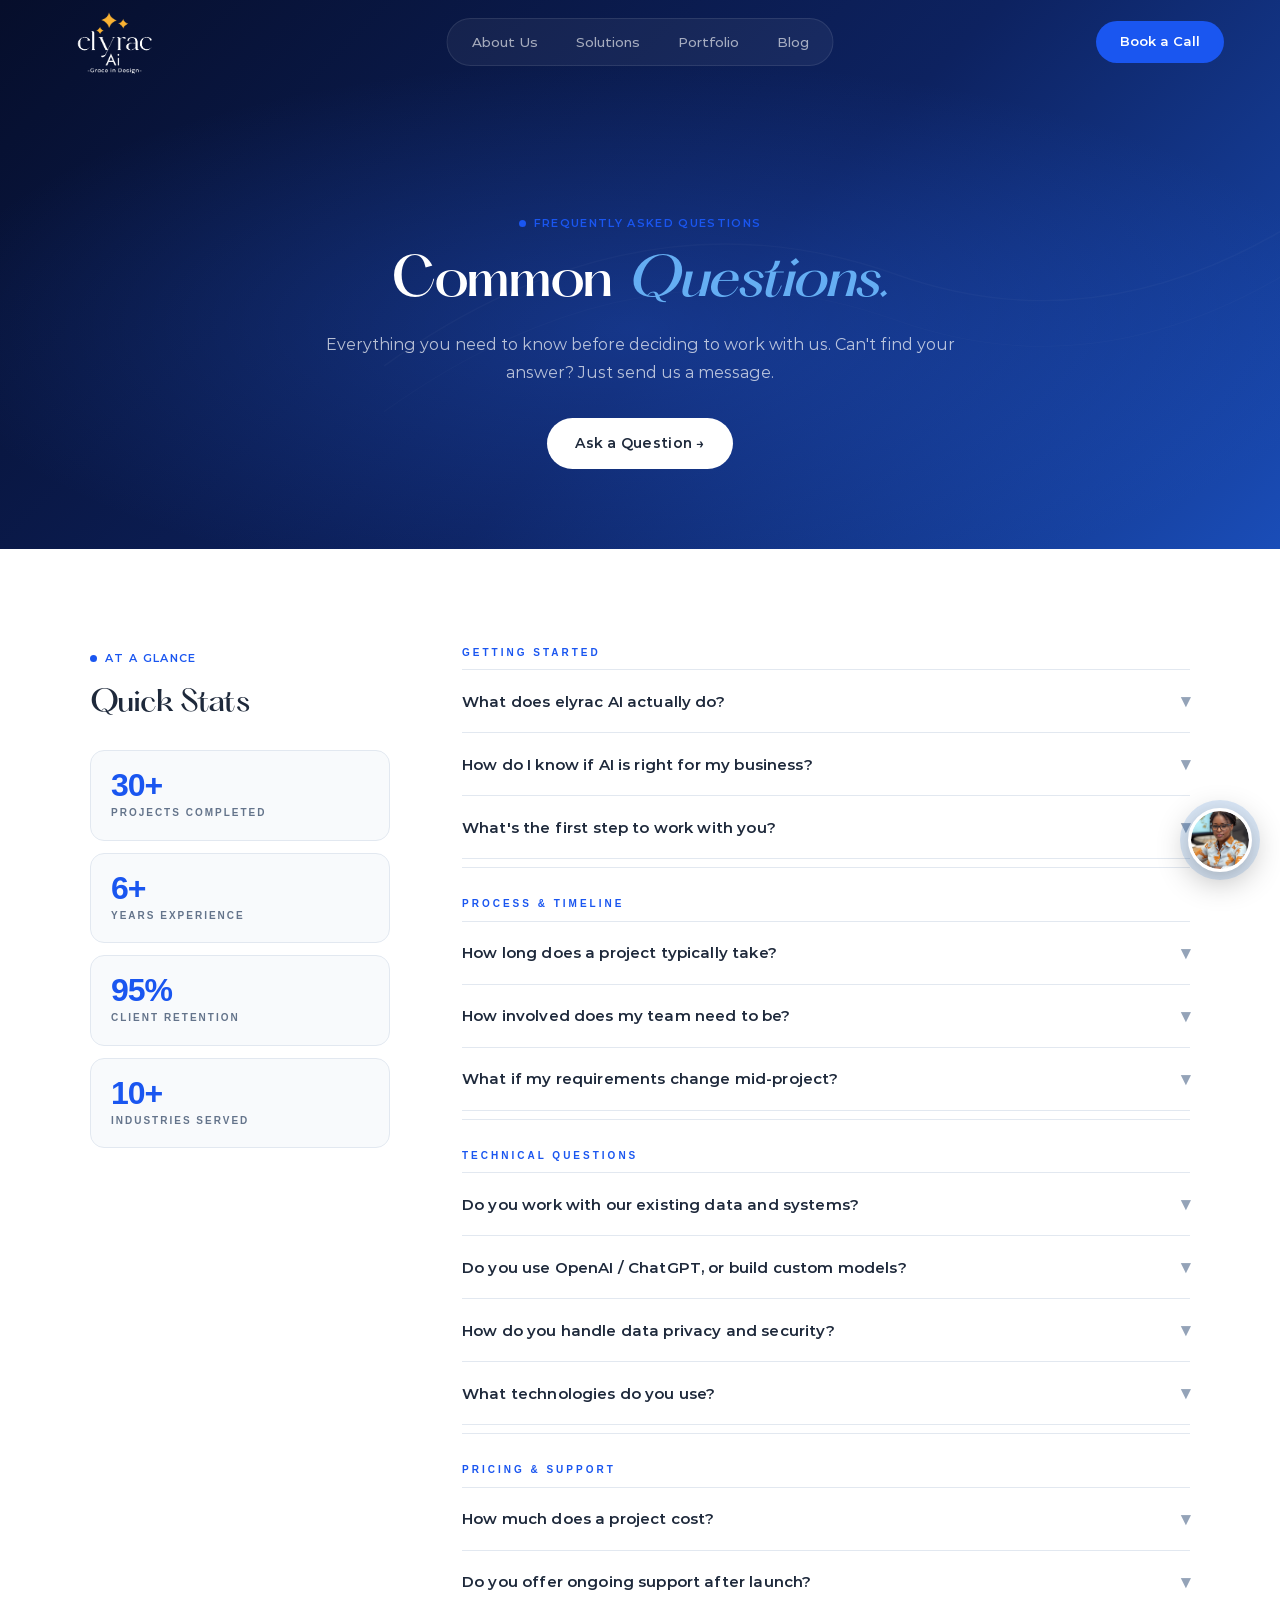
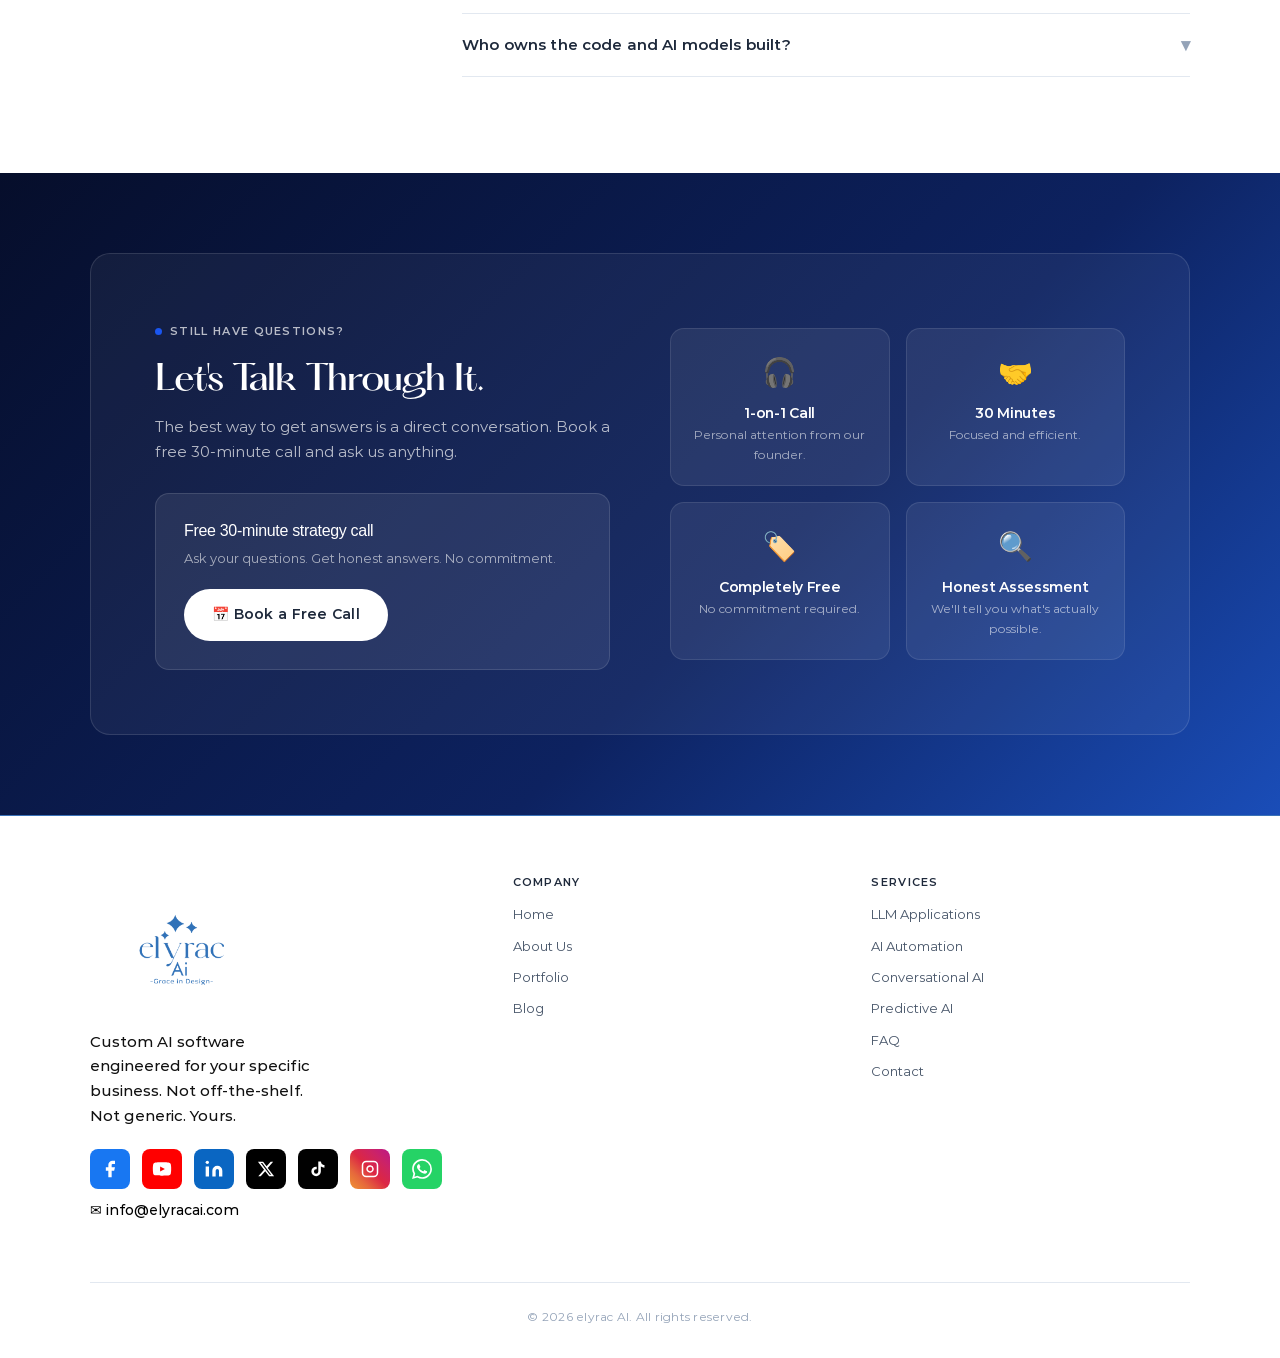
<file: faq.html>
<!DOCTYPE html>
<html lang="en">
<head>
<meta charset="UTF-8">
<link rel="icon" type="image/png" href="/favicon.png">
<link rel="apple-touch-icon" href="/favicon.png">
<meta name="msapplication-TileImage" content="/favicon.png">
<meta name="viewport" content="width=device-width, initial-scale=1.0">
<title>FAQ | Elyrac AI — Questions About Building Custom AI Systems</title>
  <link rel="canonical" href="https://www.elyracai.com/faq">
  <meta name="keywords" content="AI development FAQ, custom AI questions, AI project timeline, AI system cost, AI development process">
<meta name="description" content="Common questions about working with Elyrac AI — project timelines, pricing, process, technology stack, and what happens after your AI system launches.">


<link rel="preload" as="image" href="others/Elyrac_Ai-03.png">
<link rel="stylesheet" href="css/shared.css">
<style>
  /* ── FAQ SECTION ── */
  .faq-section { background: var(--white); }
  .faq-layout {
    display: grid; grid-template-columns: 300px 1fr;
    gap: 72px; align-items: start; max-width: 1100px; margin: 0 auto;
  }

  /* Sticky sidebar */
  .faq-sidebar { position: sticky; top: 100px; }
  .faq-sidebar-stats { display: flex; flex-direction: column; gap: 12px; margin-top: 32px; }
  .faq-sidebar-stat {
    background: var(--gray-50); border: 1px solid var(--gray-200);
    border-radius: var(--radius); padding: 18px 20px;
  }
  .faq-sidebar-stat-num {
    font-family: 'Sora', sans-serif; font-size: 2rem; font-weight: 800;
    letter-spacing: -1px; color: var(--blue); line-height: 1; margin-bottom: 4px;
  }
  .faq-sidebar-stat-label {
    font-family: 'Sora', sans-serif; font-weight: 600;
    font-size: 10px; letter-spacing: 2px; text-transform: uppercase;
    color: var(--gray-500);
  }

  /* Category label inside FAQ list */
  .faq-category {
    font-family: 'Sora', sans-serif; font-weight: 700;
    font-size: 10px; letter-spacing: 3px; text-transform: uppercase;
    color: var(--blue); padding: 28px 0 8px;
    margin-top: 8px; border-top: 1px solid var(--gray-200);
  }
  .faq-category:first-child { border-top: none; padding-top: 0; margin-top: 0; }

  /* ── RESPONSIVE ── */
  @media (max-width: 900px) {
    .faq-layout { grid-template-columns: 1fr; gap: 48px; }
    .faq-sidebar { position: static; }
    .faq-sidebar-stats { flex-direction: row; flex-wrap: wrap; }
    .faq-sidebar-stat { flex: 1; min-width: 120px; }
  }
  nav { transition: transform 0.3s ease; }
  nav.nav-hidden { transform: translateY(-100%) !important; }
</style>
</head>
<body>

<!-- NAV -->
<nav>
  <a href="/" class="nav-logo">
    <img src="/others/Elyrac_Ai-03.png" alt="elyrac AI" style="height:52px;width:auto;object-fit:contain;" loading="eager" decoding="async">
  </a>
  <ul class="nav-links">
    <li><a href="/about">About Us</a></li>
    <li><a href="/solutions">Solutions</a></li>
    <li><a href="/portfolio">Portfolio</a></li>
    <li><a href="/blog">Blog</a></li>
  </ul>
  <a href="https://calendly.com/ceo-elyracai/30min" target="_blank" class="btn-book">Book a Call</a>
  <div class="nav-hamburger" id="hamburger"><span></span><span></span><span></span></div>
</nav>

<!-- Mobile Menu -->
<div id="mobile-menu">
  <button class="mobile-close" id="mobile-close">✕</button>
  <a href="/about">About Us</a>
  <a href="/solutions">Solutions</a>
  <a href="/portfolio">Portfolio</a>
  <a href="/blog">Blog</a>
  <a class="mobile-cta" href="https://calendly.com/ceo-elyracai/30min" target="_blank" rel="noopener">Book a Call</a>
</div>

<!-- PAGE HERO -->
<div class="page-hero">
  <div class="page-hero-lines">
    <svg viewBox="0 0 800 600" fill="none" preserveAspectRatio="none">
      <path d="M0 400 Q200 200 400 300 T800 150" stroke="rgba(255,255,255,0.15)" stroke-width="1.5" fill="none"/>
      <path d="M0 450 Q200 250 400 350 T800 200" stroke="rgba(255,255,255,0.1)" stroke-width="1" fill="none"/>
    </svg>
  </div>
  <div class="page-hero-inner">
    <div class="section-label">FREQUENTLY ASKED QUESTIONS</div>
    <h1>Common <em>Questions.</em></h1>
    <p>Everything you need to know before deciding to work with us. Can't find your answer? Just send us a message.</p>
    <a href="/contact" class="btn-primary">Ask a Question →</a>
  </div>
</div>

<!-- FAQ SECTION -->
<section class="faq-section">
  <div class="faq-layout">

    <!-- Sidebar -->
    <div class="faq-sidebar">
      <div class="section-label">AT A GLANCE</div>
      <h2 class="section-title" style="font-size:28px">Quick Stats</h2>
      <div class="faq-sidebar-stats">
        <div class="faq-sidebar-stat">
          <div class="faq-sidebar-stat-num">30+</div>
          <div class="faq-sidebar-stat-label">Projects Completed</div>
        </div>
        <div class="faq-sidebar-stat">
          <div class="faq-sidebar-stat-num">6+</div>
          <div class="faq-sidebar-stat-label">Years Experience</div>
        </div>
        <div class="faq-sidebar-stat">
          <div class="faq-sidebar-stat-num">95%</div>
          <div class="faq-sidebar-stat-label">Client Retention</div>
        </div>
        <div class="faq-sidebar-stat">
          <div class="faq-sidebar-stat-num">10+</div>
          <div class="faq-sidebar-stat-label">Industries Served</div>
        </div>
      </div>
    </div>

    <!-- Questions -->
    <div>

      <div class="faq-category">Getting Started</div>
      <div class="faq-list">
        <div class="faq-item">
          <button class="faq-q" onclick="toggleFaq(this)">
            What does elyrac AI actually do? <span class="chevron">▾</span>
          </button>
          <div class="faq-a">
            <p>We build fully customized AI software systems for businesses. Unlike AI tool resellers or consultancies, we write actual code — building AI pipelines, training models on your data, integrating with your existing systems, and deploying production-ready software that your team uses every day.</p>
          </div>
        </div>
        <div class="faq-item">
          <button class="faq-q" onclick="toggleFaq(this)">
            How do I know if AI is right for my business? <span class="chevron">▾</span>
          </button>
          <div class="faq-a">
            <p>If your team is doing repetitive, data-heavy tasks — reading documents, writing similar emails, analyzing reports, answering the same questions — there's almost certainly an AI solution that saves significant time and cost. Book a free call and we'll give you an honest assessment.</p>
          </div>
        </div>
        <div class="faq-item">
          <button class="faq-q" onclick="toggleFaq(this)">
            What's the first step to work with you? <span class="chevron">▾</span>
          </button>
          <div class="faq-a">
            <p>Book a free 30-minute strategy call. We'll listen to your business challenge, assess technical feasibility, and give you honest feedback on what's achievable — including realistic timelines and cost ranges. No sales pitch, no commitment required.</p>
          </div>
        </div>
      </div>

      <div class="faq-category">Process & Timeline</div>
      <div class="faq-list">
        <div class="faq-item">
          <button class="faq-q" onclick="toggleFaq(this)">
            How long does a project typically take? <span class="chevron">▾</span>
          </button>
          <div class="faq-a">
            <p>Most projects take 4–12 weeks depending on complexity. Simple automations can be live in 3–4 weeks. Complex multi-system AI platforms may take 3–4 months. We agree on a clear timeline in the scoping phase before any work begins.</p>
          </div>
        </div>
        <div class="faq-item">
          <button class="faq-q" onclick="toggleFaq(this)">
            How involved does my team need to be? <span class="chevron">▾</span>
          </button>
          <div class="faq-a">
            <p>We handle all the technical work, but we need your input to do it right. Expect 2–3 hours per week for feedback, domain knowledge sharing, and review sessions. We work iteratively, so your team sees progress weekly — not just at the end.</p>
          </div>
        </div>
        <div class="faq-item">
          <button class="faq-q" onclick="toggleFaq(this)">
            What if my requirements change mid-project? <span class="chevron">▾</span>
          </button>
          <div class="faq-a">
            <p>We plan for this. We use an iterative delivery model where we check in weekly and adjust based on what we learn. Small scope changes are absorbed; significant pivots are re-scoped with transparent communication about impact on timeline and cost.</p>
          </div>
        </div>
      </div>

      <div class="faq-category">Technical Questions</div>
      <div class="faq-list">
        <div class="faq-item">
          <button class="faq-q" onclick="toggleFaq(this)">
            Do you work with our existing data and systems? <span class="chevron">▾</span>
          </button>
          <div class="faq-a">
            <p>Always. We integrate with your databases, CRMs, ERPs, email systems, APIs, and internal tools. We never ask you to change how you work — we make AI work within your existing stack. Data security and compliance are handled from day one.</p>
          </div>
        </div>
        <div class="faq-item">
          <button class="faq-q" onclick="toggleFaq(this)">
            Do you use OpenAI / ChatGPT, or build custom models? <span class="chevron">▾</span>
          </button>
          <div class="faq-a">
            <p>Both, depending on what's right for your use case. We leverage OpenAI, Anthropic, and other leading models when they're the best fit — and build custom or fine-tuned models when the task requires domain-specific accuracy or data privacy constraints.</p>
          </div>
        </div>
        <div class="faq-item">
          <button class="faq-q" onclick="toggleFaq(this)">
            How do you handle data privacy and security? <span class="chevron">▾</span>
          </button>
          <div class="faq-a">
            <p>We follow security best practices: data minimization, encrypted storage and transmission, access controls, and deployment in your own cloud environment when required. For regulated industries (healthcare, finance, legal), we design with specific compliance requirements in mind.</p>
          </div>
        </div>
        <div class="faq-item">
          <button class="faq-q" onclick="toggleFaq(this)">
            What technologies do you use? <span class="chevron">▾</span>
          </button>
          <div class="faq-a">
            <p>Python, FastAPI, LangChain, OpenAI, Anthropic, React, Flutter, PostgreSQL, AWS, Docker, TypeScript, Redis, and more. We choose the right tool for your specific use case — not whatever's trendiest at the moment.</p>
          </div>
        </div>
      </div>

      <div class="faq-category">Pricing & Support</div>
      <div class="faq-list">
        <div class="faq-item">
          <button class="faq-q" onclick="toggleFaq(this)">
            How much does a project cost? <span class="chevron">▾</span>
          </button>
          <div class="faq-a">
            <p>Projects are scoped and priced individually based on complexity and timeline. Simple automations start from a few thousand dollars. Complex AI platforms range significantly higher. We provide detailed, fixed-price proposals after the discovery phase — no hidden fees.</p>
          </div>
        </div>
        <div class="faq-item">
          <button class="faq-q" onclick="toggleFaq(this)">
            Do you offer ongoing support after launch? <span class="chevron">▾</span>
          </button>
          <div class="faq-a">
            <p>Yes. We offer monthly retainer plans for monitoring, maintenance, and iteration. Most clients keep us on retainer because the first project reveals more opportunities — and we know the system better than anyone.</p>
          </div>
        </div>
        <div class="faq-item">
          <button class="faq-q" onclick="toggleFaq(this)">
            Who owns the code and AI models built? <span class="chevron">▾</span>
          </button>
          <div class="faq-a">
            <p>You do — completely. All code, models, and IP are transferred to you at project completion. We never retain rights to anything we build for you, and we don't use your data or models for other clients.</p>
          </div>
        </div>
      </div>

    </div>
  </div>
</section>

<!-- CTA -->
<section class="cta-section">
  <div class="cta-inner">
    <div>
      <div class="section-label" style="color:rgba(255,255,255,0.7)">STILL HAVE QUESTIONS?</div>
      <h2>Let's Talk Through It.</h2>
      <p>The best way to get answers is a direct conversation. Book a free 30-minute call and ask us anything.</p>
      <div style="background:rgba(255,255,255,0.08);border:1px solid rgba(255,255,255,0.12);border-radius:var(--radius);padding:28px">
        <h4 style="color:white;font-family:'Sora',sans-serif;font-size:16px;margin-bottom:8px">Free 30-minute strategy call</h4>
        <p style="font-size:13px;color:rgba(255,255,255,0.6);margin-bottom:20px">Ask your questions. Get honest answers. No commitment.</p>
        <a href="https://calendly.com/ceo-elyracai/30min" target="_blank" rel="noopener" class="btn-primary">📅 Book a Free Call</a>
      </div>
    </div>
    <div class="cta-features">
      <div class="cta-feat"><div class="emoji">🎧</div><h4>1-on-1 Call</h4><p>Personal attention from our founder.</p></div>
      <div class="cta-feat"><div class="emoji">🤝</div><h4>30 Minutes</h4><p>Focused and efficient.</p></div>
      <div class="cta-feat"><div class="emoji">🏷️</div><h4>Completely Free</h4><p>No commitment required.</p></div>
      <div class="cta-feat"><div class="emoji">🔍</div><h4>Honest Assessment</h4><p>We'll tell you what's actually possible.</p></div>
    </div>
  </div>
</section>

<!-- FOOTER -->
<footer>
  <div class="footer-inner">
    <div class="footer-brand">
      <a href="/" aria-label="Back to top"><div class="logo"><img src="/others/Elyrac Ai-06.png" alt="elyrac AI" style="height:140px;width:auto;cursor:pointer;" loading="eager" decoding="async">
      </div></a>
      <p style="color:#111111;font-size:15px;font-weight:500;">Custom AI software engineered for your specific business. Not off-the-shelf. Not generic. Yours.</p>
      <div class="social-links" style="display:flex; flex-wrap:wrap; gap:12px; align-items:center; margin-top:16px;">
        <a href="https://www.facebook.com/elyracAi" target="_blank" title="Facebook" style="display:flex;align-items:center;justify-content:center;width:40px;height:40px;border-radius:8px;background:#1877F2;">
          <svg width="20" height="20" viewBox="0 0 24 24" fill="white"><path d="M18 2h-3a5 5 0 0 0-5 5v3H7v4h3v8h4v-8h3l1-4h-4V7a1 1 0 0 1 1-1h3z"/></svg>
        </a>
        <a href="https://www.youtube.com/@elyracAi" target="_blank" title="YouTube" style="display:flex;align-items:center;justify-content:center;width:40px;height:40px;border-radius:8px;background:#FF0000;">
          <svg width="20" height="20" viewBox="0 0 24 24" fill="white"><path d="M22.54 6.42a2.78 2.78 0 0 0-1.95-1.96C18.88 4 12 4 12 4s-6.88 0-8.59.46A2.78 2.78 0 0 0 1.46 6.42 29 29 0 0 0 1 12a29 29 0 0 0 .46 5.58 2.78 2.78 0 0 0 1.95 1.95C5.12 20 12 20 12 20s6.88 0 8.59-.47a2.78 2.78 0 0 0 1.95-1.95A29 29 0 0 0 23 12a29 29 0 0 0-.46-5.58z"/><polygon points="9.75 15.02 15.5 12 9.75 8.98 9.75 15.02" fill="#FF0000"/></svg>
        </a>
        <a href="https://www.linkedin.com/company/elyrac-ai/?viewAsMember=true" target="_blank" title="LinkedIn" style="display:flex;align-items:center;justify-content:center;width:40px;height:40px;border-radius:8px;background:#0A66C2;">
          <svg width="20" height="20" viewBox="0 0 24 24" fill="white"><path d="M16 8a6 6 0 0 1 6 6v7h-4v-7a2 2 0 0 0-2-2 2 2 0 0 0-2 2v7h-4v-7a6 6 0 0 1 6-6z"/><rect x="2" y="9" width="4" height="12"/><circle cx="4" cy="4" r="2"/></svg>
        </a>
        <a href="https://x.com/ElGracAi" target="_blank" title="X / Twitter" style="display:flex;align-items:center;justify-content:center;width:40px;height:40px;border-radius:8px;background:#000;">
          <svg width="18" height="18" viewBox="0 0 24 24" fill="white"><path d="M18.244 2.25h3.308l-7.227 8.26 8.502 11.24H16.17l-5.214-6.817L4.99 21.75H1.68l7.73-8.835L1.254 2.25H8.08l4.713 6.231zm-1.161 17.52h1.833L7.084 4.126H5.117z"/></svg>
        </a>
        <a href="https://www.tiktok.com/@elyracai" target="_blank" title="TikTok" style="display:flex;align-items:center;justify-content:center;width:40px;height:40px;border-radius:8px;background:#010101;">
          <svg width="18" height="18" viewBox="0 0 24 24" fill="white"><path d="M19.59 6.69a4.83 4.83 0 0 1-3.77-4.25V2h-3.45v13.67a2.89 2.89 0 0 1-2.88 2.5 2.89 2.89 0 0 1-2.89-2.89 2.89 2.89 0 0 1 2.89-2.89c.28 0 .54.04.79.1V9.01a6.33 6.33 0 0 0-.79-.05 6.34 6.34 0 0 0-6.34 6.34 6.34 6.34 0 0 0 6.34 6.34 6.34 6.34 0 0 0 6.33-6.34V8.69a8.18 8.18 0 0 0 4.78 1.52V6.75a4.85 4.85 0 0 1-1.01-.06z"/></svg>
        </a>
        <a href="https://www.instagram.com/elyracai/" target="_blank" title="Instagram" style="display:flex;align-items:center;justify-content:center;width:40px;height:40px;border-radius:8px;background:linear-gradient(45deg,#f09433,#e6683c,#dc2743,#cc2366,#bc1888);">
          <svg width="18" height="18" viewBox="0 0 24 24" fill="none" stroke="white" stroke-width="2"><rect x="2" y="2" width="20" height="20" rx="5" ry="5"/><path d="M16 11.37A4 4 0 1 1 12.63 8 4 4 0 0 1 16 11.37z"/><line x1="17.5" y1="6.5" x2="17.51" y2="6.5"/></svg>
        </a>
        <a href="https://wa.me/256784239786" target="_blank" title="WhatsApp" style="display:flex;align-items:center;justify-content:center;width:40px;height:40px;border-radius:8px;background:#25D366;">
          <svg width="20" height="20" viewBox="0 0 24 24" fill="white"><path d="M17.472 14.382c-.297-.149-1.758-.867-2.03-.967-.273-.099-.471-.148-.67.15-.197.297-.767.966-.94 1.164-.173.199-.347.223-.644.075-.297-.15-1.255-.463-2.39-1.475-.883-.788-1.48-1.761-1.653-2.059-.173-.297-.018-.458.13-.606.134-.133.298-.347.446-.52.149-.174.198-.298.298-.497.099-.198.05-.371-.025-.52-.075-.149-.669-1.612-.916-2.207-.242-.579-.487-.5-.669-.51-.173-.008-.371-.01-.57-.01-.198 0-.52.074-.792.372-.272.297-1.04 1.016-1.04 2.479 0 1.462 1.065 2.875 1.213 3.074.149.198 2.096 3.2 5.077 4.487.709.306 1.262.489 1.694.625.712.227 1.36.195 1.871.118.571-.085 1.758-.719 2.006-1.413.248-.694.248-1.289.173-1.413-.074-.124-.272-.198-.57-.347m-5.421 7.403h-.004a9.87 9.87 0 0 1-5.031-1.378l-.361-.214-3.741.982.998-3.648-.235-.374a9.86 9.86 0 0 1-1.51-5.26c.001-5.45 4.436-9.884 9.888-9.884 2.64 0 5.122 1.03 6.988 2.898a9.825 9.825 0 0 1 2.893 6.994c-.003 5.45-4.437 9.884-9.885 9.884m8.413-18.297A11.815 11.815 0 0 0 12.05 0C5.495 0 .16 5.335.157 11.892c0 2.096.547 4.142 1.588 5.945L.057 24l6.305-1.654a11.882 11.882 0 0 0 5.683 1.448h.005c6.554 0 11.89-5.335 11.893-11.893a11.821 11.821 0 0 0-3.48-8.413z"/></svg>
        </a>
      </div>
      <p style="margin-top:10px; font-size:14px; font-weight:500; color:#000000;">
        ✉ <a href="mailto:info@elyracai.com" style="color:#000000;font-weight:500;">info@elyracai.com</a>
      </p>
    </div>
    <div class="footer-col">
      <h4>Company</h4>
      <a href="/">Home</a>
      <a href="/about">About Us</a>
      <a href="/portfolio">Portfolio</a>
      <a href="/blog">Blog</a>
    </div>
    <div class="footer-col">
      <h4>Services</h4>
      <a href="/solutions">LLM Applications</a>
      <a href="/solutions">AI Automation</a>
      <a href="/solutions">Conversational AI</a>
      <a href="/solutions">Predictive AI</a>
      <a href="/faq">FAQ</a>
      <a href="/contact">Contact</a>
    </div>
  </div>
  <div class="footer-bottom">© 2026 elyrac AI. All rights reserved.</div>
</footer>

<script>
  function toggleFaq(btn) {
    const answer = btn.nextElementSibling;
    btn.classList.toggle('open');
    answer.classList.toggle('open');
  }

  document.getElementById('hamburger').addEventListener('click', () => {
    document.getElementById('mobile-menu').classList.add('open');
  });
  document.getElementById('mobile-close').addEventListener('click', () => {
    document.getElementById('mobile-menu').classList.remove('open');
  });

  // Hide nav on scroll
  (function() {
    var nav = document.querySelector('nav');
    window.addEventListener('scroll', function() {
      if (window.scrollY > 80) { nav.classList.add('nav-hidden'); }
      else { nav.classList.remove('nav-hidden'); }
    }, { passive: true });
  })();
</script>

<!-- ── FLOATING CHATBOT ── -->
<div id="chatbot-widget">
  <div class="chat-panel" id="chat-panel">
    <div class="chat-header">
      <div class="chat-header-avatar">
        <img src="/others/linked_profile_pic-Photoroom.png" alt="Maya" style="width:100%;height:100%;border-radius:50%;object-fit:cover;" loading="eager" decoding="async">
      </div>
      <div class="chat-header-info">
        <div class="chat-header-name">Maya</div>
        <div class="chat-header-status">Online · elyrac AI assistant</div>
      </div>
      <button class="chat-close-btn" id="chat-close">✕</button>
    </div>
    <div class="chat-messages" id="chat-messages">
      <div class="chat-bubble">
        <img class="bubble-avatar" src="/others/linked_profile_pic-Photoroom.png" alt="Maya" loading="eager" decoding="async">
        <div class="bubble-text">Hi! I'm Maya, elyrac AI's assistant. How can I help you today? 👋</div>
      </div>
      <div class="chat-bubble">
        <img class="bubble-avatar" src="/others/linked_profile_pic-Photoroom.png" alt="Maya" loading="eager" decoding="async">
        <div class="bubble-text">I can answer questions about our services, or help you book a free strategy call with our founder.</div>
      </div>
    </div>
          <div class="chat-attach-row">
        <button class="chat-attach-btn" onclick="startVoiceRecord()" id="voice-btn">🎤 Voice</button>
        <button class="chat-attach-btn" onclick="document.getElementById('chat-file-input').click()">📎 Attach</button>
        <input type="file" id="chat-file-input" style="display:none" accept="image/*,.pdf,.doc,.docx,.txt" onchange="handleFileAttach(event)">
        <span id="voice-status" style="font-size:11px;color:var(--gray-500);padding-left:4px;"></span>
      </div>
      <div class="chat-input-row">
      <input type="text" id="chat-input" placeholder="Type a message..." onkeydown="if(event.key==='Enter')sendChat()">
      <button class="chat-send-btn" onclick="sendChat()">↑</button>
    </div>
  </div>
  <button class="chat-toggle" id="chat-toggle">
    <img src="/others/linked_profile_pic-Photoroom.png" alt="Chat with Maya" style="width:100%;height:100%;border-radius:50%;object-fit:cover;" loading="eager" decoding="async">
    <span class="chat-badge"></span>
  </button>
</div>
<script>
  (function() {
    var panel = document.getElementById('chat-panel');
    var toggle = document.getElementById('chat-toggle');
    var widget = document.getElementById('chatbot-widget');
    setTimeout(function(){ var t=document.getElementById('chat-toggle'); if(t){t.style.cssText+=';animation:simpleBounce 4s ease-in-out infinite!important;width:64px!important;height:64px!important;';} }, 500);
    toggle.addEventListener('click', function() { panel.classList.toggle('open'); });
    document.getElementById('chat-close').addEventListener('click', function() { panel.classList.remove('open'); });
    var hamburger = document.getElementById('hamburger');
    var mobileMenu = document.getElementById('mobile-menu');
    var mobileClose = document.getElementById('mobile-close');
    if (hamburger) hamburger.addEventListener('click', function() { mobileMenu.classList.add('open'); });
    if (mobileClose) mobileClose.addEventListener('click', function() { mobileMenu.classList.remove('open'); });
    var MINI_AVATAR = '<img class="bubble-avatar" src="/others/linked_profile_pic-Photoroom.png" alt="Maya" loading="eager" decoding="async">';
                var knowledge = [
      { id: 'pricing', keys: ['price','cost','how much','pricing','rates','budget','afford'],
        replies: [
          "Our pricing depends on the scope of your project — a focused automation looks very different from a full enterprise platform. The honest answer is we scope it properly on a free 30-minute call rather than guess. Book here: calendly.com/ceo-elyracai/30min",
          "Good question — and I'd rather give you a real number than a vague range. Most projects fall somewhere between a lean automation and a full platform build, and pricing follows scope. A quick call gets you an honest estimate: calendly.com/ceo-elyracai/30min"
        ],
        followUp: "To get you a real number, it helps to know what you're building — closer to a single automation, or a full platform like AttendTrack or WinoPay? Either way, calendly.com/ceo-elyracai/30min is the fastest path to a straight answer."
      },
      { id: 'attendtrack', keys: ['attendtrack','attendance','gps','payroll','workforce','geofenc'],
        replies: [
          "AttendTrack is our workforce management platform — AI-powered attendance, real-time GPS geofencing, automated payroll (NSSF/PAYE), and an AI Copilot. It's live and serving clients today. Want to see a demo?",
          "That's AttendTrack, one of our flagship builds — automated clock-ins with GPS geofencing, payroll that handles NSSF/PAYE without spreadsheets, and an AI Copilot on top. Happy to walk you through how it'd fit your team."
        ],
        followUp: "AttendTrack can be tailored to your team size and payroll rules — want me to connect you with our founder to see if it fits?"
      },
      { id: 'iotec', keys: ['iotec','email agent','email automation','inbox'],
        replies: [
          "We built an intelligent email agent for ioTec Ltd that handles 80% of emails autonomously — categorizing, drafting responses, and escalating complex cases. Their team reclaims hours every day.",
          "That one's close to my heart — ioTec's inbox used to be a bottleneck. Now our email agent reads, categorizes, and drafts responses for them automatically, and only escalates the genuinely tricky stuff to a human."
        ],
        followUp: "If inbox overload is your problem too, this kind of email agent is very replicable for other teams — want to talk specifics?"
      },
      { id: 'codeclinic', keys: ['code clinic','clinic','dental','healthcare','hospital'],
        replies: [
          "Code Clinic is our healthcare practice management platform — patient records, appointments, billing, payroll, live patient flow, and analytics. Built for dental and general practices.",
          "Code Clinic is one I'm proud of — it's a full practice management system for clinics: records, scheduling, billing, payroll, and live patient flow, all in one place."
        ],
        followUp: "Whether you run a single clinic or a multi-branch practice, Code Clinic scales to fit — want to see it in action?"
      },
      { id: 'trivox', keys: ['trivox','receptionist','dental receptionist','voice agent'],
        replies: [
          "Trivox AI is our conversational dental receptionist — it books appointments, answers patient queries, and follows up 24/7. Clients see +40% more bookings with zero missed outreaches.",
          "Trivox is a fun one — she's an AI receptionist for dental practices, handling bookings and patient questions round the clock. Practices using her have seen +40% more bookings with nothing falling through the cracks."
        ],
        followUp: "Trivox works especially well for practices that lose bookings after hours — want to see how it'd handle your call volume?"
      },
      { id: 'winopay', keys: ['winopay','fintech','payment','financial'],
        replies: [
          "WinoPay is a full-stack fintech platform we architected from scratch — backend APIs, transaction processing, a full security layer, RBAC, and multi-service integrations.",
          "WinoPay was a ground-up build — real transaction processing, proper security and role-based access, and a handful of service integrations, all engineered to fintech-grade standards."
        ],
        followUp: "If you're building something in fintech, WinoPay is a good reference point for how we approach security and compliance — want to discuss your idea?"
      },
      { id: 'fraud', keys: ['fraud','ml','machine learning','detection'],
        replies: [
          "We've built ML fraud detection systems for financial institutions — the full pipeline, from data ingestion to real-time inference, with audit trails for regulatory compliance.",
          "That's one of our deeper technical builds — real-time fraud detection for financial institutions, covering everything from data ingestion to inference, with the audit trails regulators expect."
        ],
        followUp: "Fraud and ML work is highly domain-specific — happy to go deeper on your exact use case on a call."
      },
      { id: 'timeline', keys: ['timeline','how long','duration','weeks','when can'],
        replies: [
          "Most projects take 4–12 weeks depending on scope. We always scope everything upfront so there are no surprises down the line.",
          "Timelines usually land between 4 and 12 weeks — shorter for a focused automation, longer for a full platform. We'll give you a real number after scoping your project."
        ],
        followUp: "Want to talk through your specific project so we can give you a realistic timeline instead of a range? calendly.com/ceo-elyracai/30min"
      },
      { id: 'techstack', keys: ['technology','stack','tools','built with','programming language'],
        replies: [
          "We build with Python, FastAPI, Node.js, React, PostgreSQL, Claude AI, OpenAI, and cloud infrastructure on AWS and Vercel — we pick the right tool for each problem rather than forcing one stack everywhere.",
          "No fixed stack, honestly — Python and FastAPI on the backend a lot of the time, React up front, Postgres for data, and whichever AI model (Claude, OpenAI, or otherwise) actually fits the job. Deployed on AWS or Vercel depending on the project."
        ],
        followUp: "If you have a specific stack requirement or an existing system to integrate with, that's exactly the kind of thing we scope on a call."
      },
      { id: 'about', keys: ['who are you','about','elyrac'],
        replies: [
          "elyrac AI is a custom AI engineering company based in Uganda, building real AI systems for real businesses. Our motto: Grace in Design. We've delivered 30+ AI projects across healthcare, fintech, HR, and more.",
          "We're elyrac AI — a team of engineers (not resellers) who build custom AI systems from scratch for real businesses, based in Uganda with clients across healthcare, fintech, HR, and beyond. Grace in Design is our motto — it shows in the work."
        ],
        followUp: "Want me to point you to a couple of our projects, or connect you directly with our founder?"
      },
      { id: 'contact', keys: ['contact','reach','email','call','talk to someone','speak to'],
        replies: [
          "You can reach us at info@elyracai.com or book a direct call: calendly.com/ceo-elyracai/30min — our founder Vine Samuel will personally respond.",
          "Easiest way is a quick call: calendly.com/ceo-elyracai/30min. Or drop a line to info@elyracai.com — our founder Vine Samuel reads and replies to these personally."
        ],
        followUp: "Booking a call is usually the fastest way to get real answers: calendly.com/ceo-elyracai/30min"
      },
      { id: 'greeting', keys: ['hi','hello','hey','good morning','good afternoon','good evening'],
        replies: [
          "Hi there! 👋 I'm Maya, elyrac AI's assistant. I can answer questions about our AI solutions, past projects, pricing, or help you book a strategy call. What can I help you with?",
          "Hey again! 👋 Good to hear from you — what would you like to dig into this time?"
        ]
      },
      { id: 'farewell', keys: ['bye','goodbye','thanks','thank you','cheers'],
        replies: [
          "You're welcome! Feel free to reach out anytime at info@elyracai.com or book a call at calendly.com/ceo-elyracai/30min. We'd love to build something great together! 🚀",
          "Anytime! If anything else comes to mind, I'm right here — or reach the team directly at info@elyracai.com."
        ]
      },
      { id: 'howareyou', keys: ['how are you','how are things','how you doing'],
        replies: [
          "I'm doing great, thanks for asking! 😊 Ready to help you explore what elyrac AI can build for you — what's on your mind?",
          "Can't complain — I run on good code, not coffee. 😄 What can I help you with today?"
        ]
      },
      { id: 'isbot', keys: ['are you real','are you human','are you a bot','are you ai','are you a robot'],
        replies: [
          "I'm Maya — a virtual assistant built by elyrac AI to give you quick, useful answers. For anything that needs a human touch, I'll gladly connect you with our founder directly.",
          "Fair question — I'm an AI, built by the elyrac AI team to help visitors like you quickly. I'm honest about my limits though, so anything nuanced gets handed straight to a real person on the team."
        ]
      },
      { id: 'capabilities', keys: ['what can you do','help me','what do you do','can you help'],
        replies: [
          "I can tell you about our services, walk through past projects like AttendTrack, Trivox AI, WinoPay, and Code Clinic, talk pricing and timelines, or get you booked on a call with our founder. What would you like to explore?",
          "Quite a bit, actually — ask me about pricing, timelines, our tech stack, or any of our past builds (AttendTrack, Trivox AI, WinoPay, Code Clinic, and more). Or I can just get you straight to a call with our founder. Where do you want to start?"
        ]
      },
      { id: 'joke', keys: ['joke','funny','make me laugh'],
        replies: [
          "Why did the AI cross the road? To optimize the chicken's route. 🐔 Okay, back to business — what can I help you with?",
          "I tried to write my own joke once, but it kept overfitting to the training data. 🤖 Anyway — what brought you here today?"
        ]
      },
      { id: 'compliment', keys: ['amazing','awesome','impressive','brilliant','clever','fantastic','great job','love this'],
        replies: [
          "That's kind of you to say! 😊 The credit really goes to the team behind me — want to see the kind of work they do?",
          "Aw, thank you! I'll pass that along to the team who built me. Anything I can help you find out about elyrac AI?"
        ]
      }
    ];

    function _levenshtein(a, b) {
      var m = a.length, n = b.length;
      if (m === 0) return n;
      if (n === 0) return m;
      var prev = new Array(n + 1), curr = new Array(n + 1);
      for (var j = 0; j <= n; j++) prev[j] = j;
      for (var i = 1; i <= m; i++) {
        curr[0] = i;
        for (var j = 1; j <= n; j++) {
          var cost = a[i - 1] === b[j - 1] ? 0 : 1;
          curr[j] = Math.min(curr[j - 1] + 1, prev[j] + 1, prev[j - 1] + cost);
        }
        var tmp = prev; prev = curr; curr = tmp;
      }
      return prev[n];
    }

    function _scoreEntry(lowerMsg, words, entry) {
      var score = 0;
      for (var i = 0; i < entry.keys.length; i++) {
        var k = entry.keys[i];
        if (k.indexOf(' ') === -1) {
          // Single-word keyword: require a whole-word match so short words like
          // "hi" don't false-positive inside unrelated words like "hire".
          if (words.indexOf(k) !== -1) { score += k.length * 2; continue; }
          if (k.length >= 4) {
            for (var w = 0; w < words.length; w++) {
              var word = words[w];
              if (Math.abs(word.length - k.length) <= 2) {
                var tolerance = k.length <= 5 ? 1 : 2;
                if (_levenshtein(word, k) <= tolerance) { score += k.length; break; }
              }
            }
          }
        } else {
          // Multi-word phrase: match if every word of the phrase appears
          // somewhere in the message, even if not contiguous (handles natural
          // phrasing like "are you a real person" matching "are you real").
          var subWords = k.split(' ');
          var allPresent = true;
          for (var sw = 0; sw < subWords.length; sw++) {
            if (words.indexOf(subWords[sw]) === -1) { allPresent = false; break; }
          }
          if (allPresent) score += k.length * 2;
        }
      }
      return score;
    }

    var _affirmWords = ['yes','yeah','yep','sure','ok','okay','please','more','go on','continue'];
    var _topicMemory = {};
    var _fallbackCount = 0;
    var _lastTopicId = null;
    function _pickReply(entry) {
      var count = _topicMemory[entry.id] || 0;
      _topicMemory[entry.id] = count + 1;
      _lastTopicId = entry.id;
      if (count >= entry.replies.length && entry.followUp) return entry.followUp;
      return entry.replies[count % entry.replies.length];
    }

    var _CORPUS_URL = '/chat-corpus.json';
    var _corpusPromise = null;
    var _corpusIndex = null;
    var _STOPWORDS = {'the':1,'a':1,'an':1,'and':1,'or':1,'but':1,'is':1,'are':1,'was':1,'were':1,'be':1,'been':1,'to':1,'of':1,'in':1,'on':1,'for':1,'with':1,'at':1,'by':1,'this':1,'that':1,'it':1,'as':1,'we':1,'you':1,'your':1,'our':1,'i':1,'do':1,'does':1,'did':1,'have':1,'has':1,'had':1,'can':1,'will':1,'would':1,'could':1,'should':1,'what':1,'which':1,'who':1,'how':1,'why':1};

    function _tokenize(str) {
      return str.toLowerCase().replace(/[^a-z0-9\s]/g, ' ').split(/\s+/).filter(function(t) { return t.length > 1 && !_STOPWORDS[t]; });
    }

    var _TITLE_WEIGHT = 3;
    function _buildCorpusIndex(docs) {
      var df = {};
      var docTokenParts = docs.map(function(d) {
        return { title: _tokenize(d.title), body: _tokenize(d.text) };
      });
      docTokenParts.forEach(function(dt) {
        var seen = {};
        dt.title.concat(dt.body).forEach(function(t) { if (!seen[t]) { seen[t] = 1; df[t] = (df[t] || 0) + 1; } });
      });
      var N = docs.length;
      var idf = {};
      Object.keys(df).forEach(function(t) { idf[t] = Math.log((N + 1) / (df[t] + 1)) + 1; });

      var vectors = docTokenParts.map(function(dt) {
        var tf = {};
        dt.title.forEach(function(t) { tf[t] = (tf[t] || 0) + _TITLE_WEIGHT; });
        dt.body.forEach(function(t) { tf[t] = (tf[t] || 0) + 1; });
        var vec = {}, norm = 0;
        Object.keys(tf).forEach(function(t) {
          var w = tf[t] * (idf[t] || 0);
          vec[t] = w;
          norm += w * w;
        });
        return { vec: vec, norm: Math.sqrt(norm) };
      });

      return { docs: docs, idf: idf, vectors: vectors };
    }

    function _loadCorpus() {
      if (_corpusPromise) return _corpusPromise;
      _corpusPromise = fetch(_CORPUS_URL)
        .then(function(r) { return r.ok ? r.json() : []; })
        .then(function(docs) { _corpusIndex = _buildCorpusIndex(docs); return _corpusIndex; })
        .catch(function() { _corpusIndex = _buildCorpusIndex([]); return _corpusIndex; });
      return _corpusPromise;
    }
    _loadCorpus();

    function _searchCorpus(query) {
      if (!_corpusIndex || !_corpusIndex.docs.length) return null;
      var qTokens = _tokenize(query);
      if (!qTokens.length) return null;
      var qtf = {};
      qTokens.forEach(function(t) { qtf[t] = (qtf[t] || 0) + 1; });
      var qvec = {}, qnorm = 0;
      Object.keys(qtf).forEach(function(t) {
        var w = qtf[t] * (_corpusIndex.idf[t] || 0);
        qvec[t] = w;
        qnorm += w * w;
      });
      qnorm = Math.sqrt(qnorm);
      if (qnorm === 0) return null;

      var best = -1, bestScore = 0;
      var qKeys = Object.keys(qvec);
      for (var i = 0; i < _corpusIndex.vectors.length; i++) {
        var dv = _corpusIndex.vectors[i];
        if (dv.norm === 0) continue;
        var dot = 0;
        for (var k = 0; k < qKeys.length; k++) {
          var t = qKeys[k];
          if (dv.vec[t]) dot += qvec[t] * dv.vec[t];
        }
        var sim = dot / (qnorm * dv.norm);
        if (sim > bestScore) { bestScore = sim; best = i; }
      }
      if (best === -1 || bestScore < 0.14) return null;
      return { doc: _corpusIndex.docs[best], score: bestScore };
    }

    var _corpusLeadIns = [
      "Good question — here's what I know: ",
      "Here's the relevant bit: ",
      "From what's on our site: ",
      ''
    ];
    var _corpusHitCount = 0;
    function _extractAnswer(doc) {
      // Every corpus document is already concise (one paragraph or less), so
      // the full text is the answer — no truncation/summarization needed.
      // A rotating, sometimes-empty lead-in keeps repeated lookups from
      // always sounding like the exact same canned opener.
      var leadIn = _corpusLeadIns[_corpusHitCount % _corpusLeadIns.length];
      _corpusHitCount++;
      return (leadIn + doc.text).trim();
    }

    var _CHAT_SB_URL = 'https://ucbyaknfjrtoitrzamca.supabase.co';
    var _CHAT_SB_KEY = 'eyJhbGciOiJIUzI1NiIsInR5cCI6IkpXVCJ9.eyJpc3MiOiJzdXBhYmFzZSIsInJlZiI6InVjYnlha25manJ0b2l0cnphbWNhIiwicm9sZSI6ImFub24iLCJpYXQiOjE3Nzc3NDYxMzgsImV4cCI6MjA5MzMyMjEzOH0.HNIVUkC0xiZoqGe1L7uYAegbjCgWCW9qjEJS0VI6gYw';
    var _chatSessionId = sessionStorage.getItem('elyrac_chat_session');
    if (!_chatSessionId) {
      _chatSessionId = 'xxxxxxxx-xxxx-4xxx-yxxx-xxxxxxxxxxxx'.replace(/[xy]/g, function(c) {
        var r = Math.random() * 16 | 0, v = c === 'x' ? r : (r & 0x3 | 0x8);
        return v.toString(16);
      });
      sessionStorage.setItem('elyrac_chat_session', _chatSessionId);
    }
    function logChatMessage(sender, text) {
      fetch(_CHAT_SB_URL + '/rest/v1/chat_messages', {
        method: 'POST',
        headers: { 'Content-Type': 'application/json', 'apikey': _CHAT_SB_KEY, 'Authorization': 'Bearer ' + _CHAT_SB_KEY, 'Prefer': 'return=minimal' },
        body: JSON.stringify({ session_id: _chatSessionId, sender: sender, message: text, page: window.location.pathname })
      }).catch(function(){});
    }

    window.sendChat = async function() {
      var input = document.getElementById('chat-input');
      var msg = input.value.trim();
      if (!msg) return;
      var msgs = document.getElementById('chat-messages');
      msgs.innerHTML += '<div class="chat-bubble user"><div class="bubble-text">' + msg + '</div></div>';
      logChatMessage('user', msg);
      input.value = '';
      msgs.scrollTop = msgs.scrollHeight;
      if (!window._chatNotified) {
        window._chatNotified = true;
        fetch('https://formspree.io/f/xpwzgqna', { method: 'POST', headers: {'Content-Type': 'application/json'}, body: JSON.stringify({ _replyto: 'vinsamuel16@gmail.com', email: 'info@elyracai.com', subject: 'New Chat Started on elyracai.com', message: 'A visitor started a chat. First message: ' + msg + '\nPage: ' + window.location.href }) }).catch(function(){});
      }
      var lowerMsg = msg.toLowerCase();
      var words = lowerMsg.replace(/[^a-z0-9\s]/g, ' ').split(/\s+/).filter(Boolean);
      var best = null, bestScore = 0;
      for (var i = 0; i < knowledge.length; i++) {
        var s = _scoreEntry(lowerMsg, words, knowledge[i]);
        if (s > bestScore) { bestScore = s; best = knowledge[i]; }
      }
      if (!best && words.length <= 4 && _lastTopicId) {
        var isFollowUp = _affirmWords.some(function(a){ return lowerMsg.indexOf(a) !== -1; });
        if (isFollowUp) {
          for (var i = 0; i < knowledge.length; i++) { if (knowledge[i].id === _lastTopicId) { best = knowledge[i]; break; } }
        }
      }
      var escalationKeywords = ['build','develop','project','hire','work with','proposal','budget','enterprise','urgent','need help'];
      var shouldEscalate = escalationKeywords.some(function(k){ return lowerMsg.includes(k); });

      var reply;
      if (best) {
        reply = _pickReply(best);
      } else {
        await _loadCorpus();
        var hit = _searchCorpus(msg);
        if (hit) {
          reply = _extractAnswer(hit.doc);
        } else {
          var _fallbacks = [
            "That's a great question! For the most accurate answer, I'd recommend booking a free 30-minute call with our founder at calendly.com/ceo-elyracai/30min — or email us at info@elyracai.com. We respond within 24 hours.",
            "I don't want to guess on that one — our founder can give you a proper answer. Book a free 30 minutes here: calendly.com/ceo-elyracai/30min, or email info@elyracai.com.",
            "Hmm, that's outside what I can speak to confidently. Let's get you a real answer from the team: info@elyracai.com, or grab a slot at calendly.com/ceo-elyracai/30min."
          ];
          reply = _fallbacks[_fallbackCount % _fallbacks.length];
          _fallbackCount++;
        }
      }

      setTimeout(function() {
        msgs.innerHTML += '<div class="chat-bubble">' + MINI_AVATAR + '<div class="bubble-text">' + reply + '</div></div>';
        logChatMessage('bot', reply);
        msgs.scrollTop = msgs.scrollHeight;
        if (shouldEscalate) {
          setTimeout(function() {
            msgs.innerHTML += '<div class="chat-bubble">' + MINI_AVATAR + '<div class="bubble-text">It sounds like you might have a project in mind! 🚀 Want me to connect you directly with our team? You can email <strong>info@elyracai.com</strong> or <a href="https://calendly.com/ceo-elyracai/30min" target="_blank" style="color:#4A90E2;font-weight:600;">book a free call here</a>.</div></div>';
            msgs.scrollTop = msgs.scrollHeight;
          }, 1200);
        }
      }, 820);
    };
    var dragging = false, startX, startY, origRight, origBottom;
    widget.addEventListener('mousedown', function(e) {
      if (e.target.closest('#chat-panel')) return;
      dragging = true; startX = e.clientX; startY = e.clientY;
      var rect = widget.getBoundingClientRect();
      origRight = window.innerWidth - rect.right;
      origBottom = window.innerHeight - rect.bottom;
      widget.style.transition = 'none'; e.preventDefault();
    });
    document.addEventListener('mousemove', function(e) {
      if (!dragging) return;
      widget.style.right = (origRight + (startX - e.clientX)) + 'px';
      widget.style.bottom = (origBottom + (startY - e.clientY)) + 'px';
    });
    document.addEventListener('mouseup', function() { dragging = false; });
  })();
</script>
<script>
  // Scroll reveal
  const revealEls = document.querySelectorAll(
    '.diff-card, .vm-card, .value-card, .team-card, .problem-card, .solution-card, .stat-card, .portfolio-card, .cta-feat, .faq-item, .tech-tile'
  );
  revealEls.forEach(el => el.classList.add('reveal'));
  const revealObs = new IntersectionObserver((entries) => {
    entries.forEach(e => { if (e.isIntersecting) { e.target.classList.add('visible'); revealObs.unobserve(e.target); } });
  }, { threshold: 0.12 });
  revealEls.forEach(el => revealObs.observe(el));
</script>
</body>
</html>
</file>
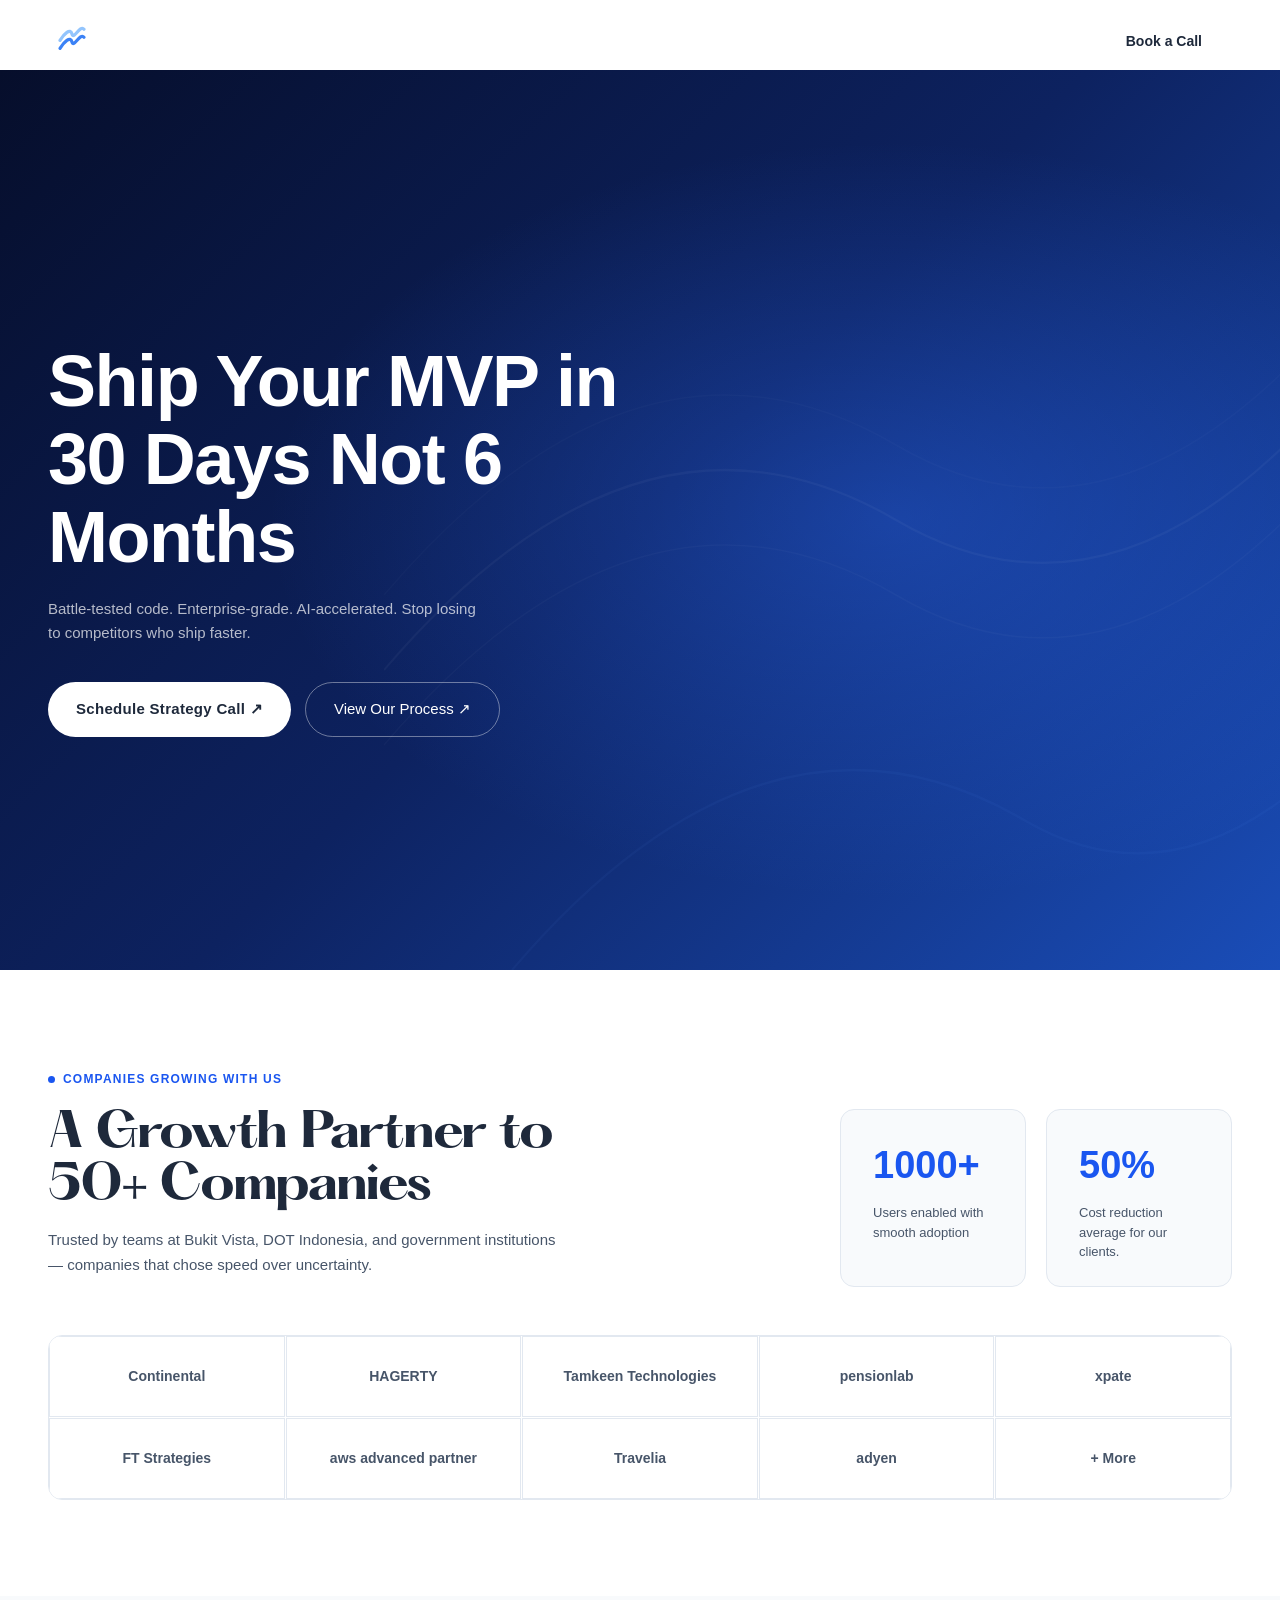
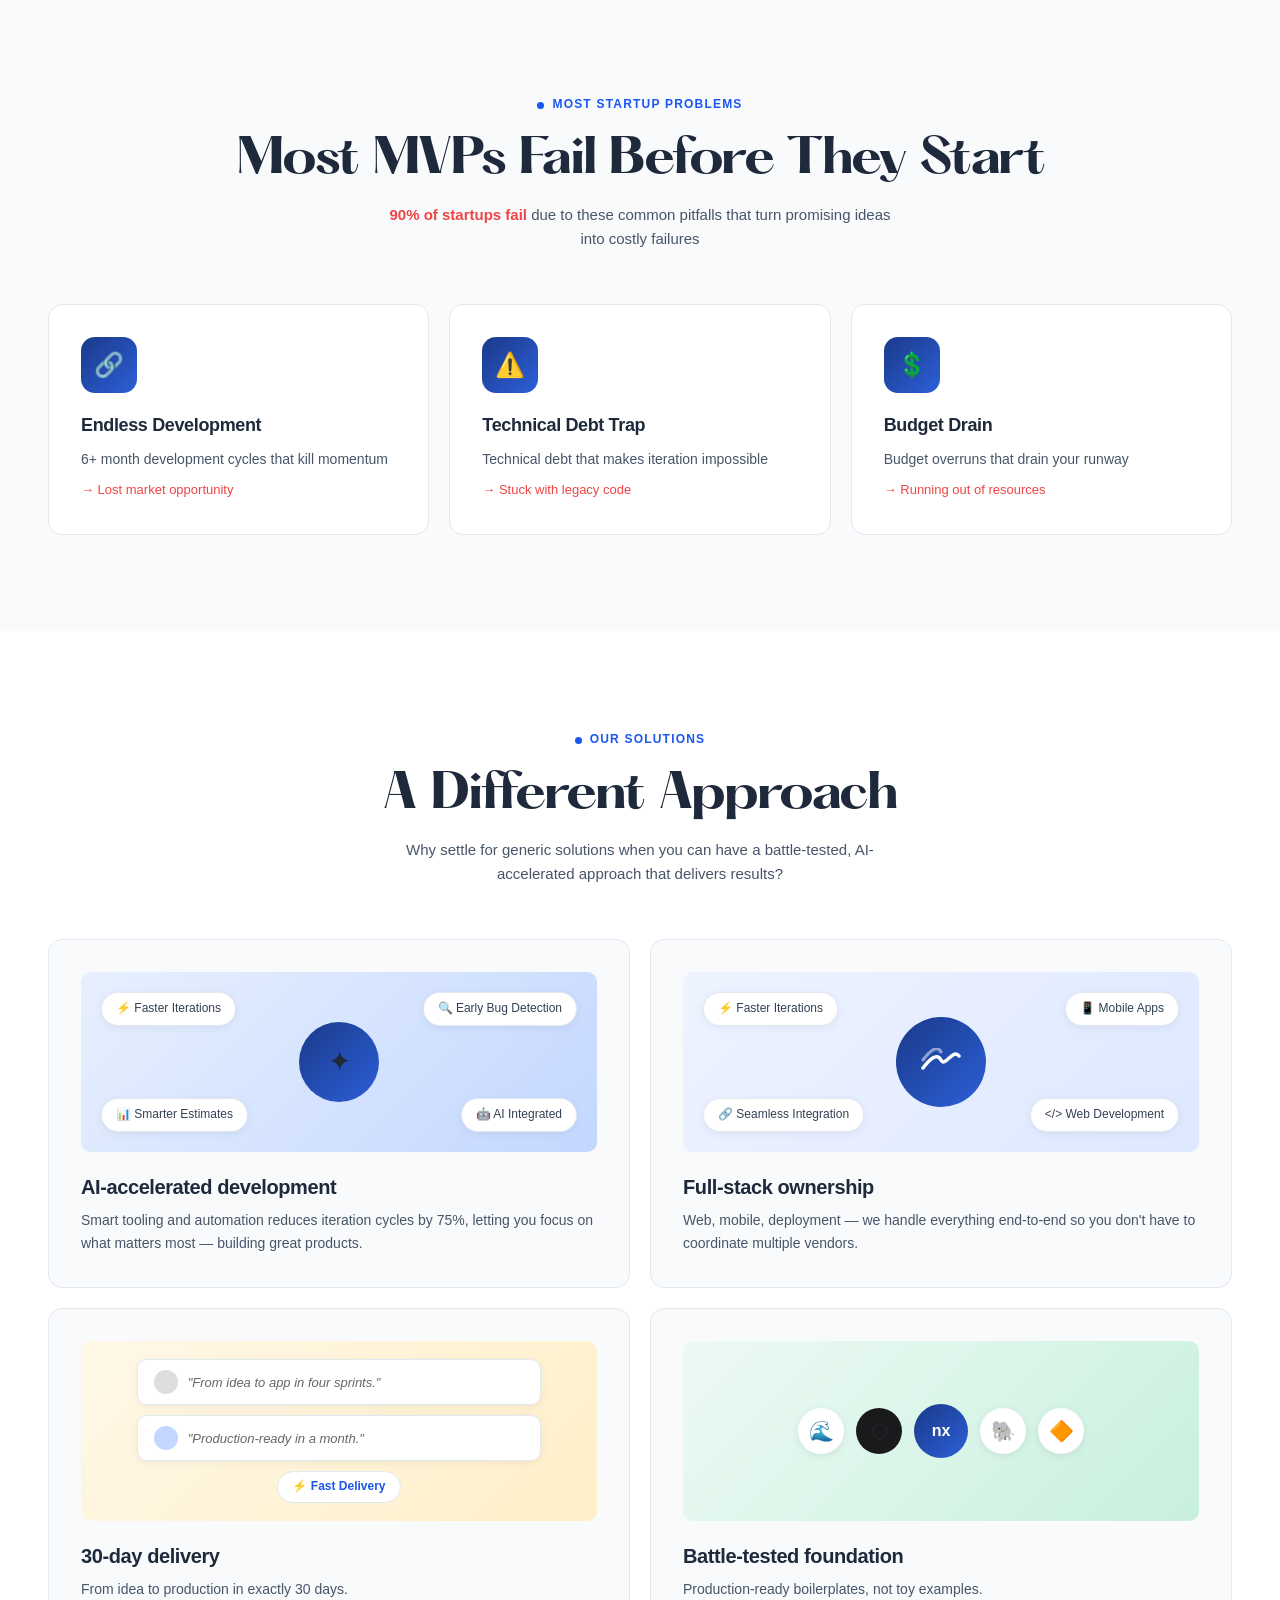
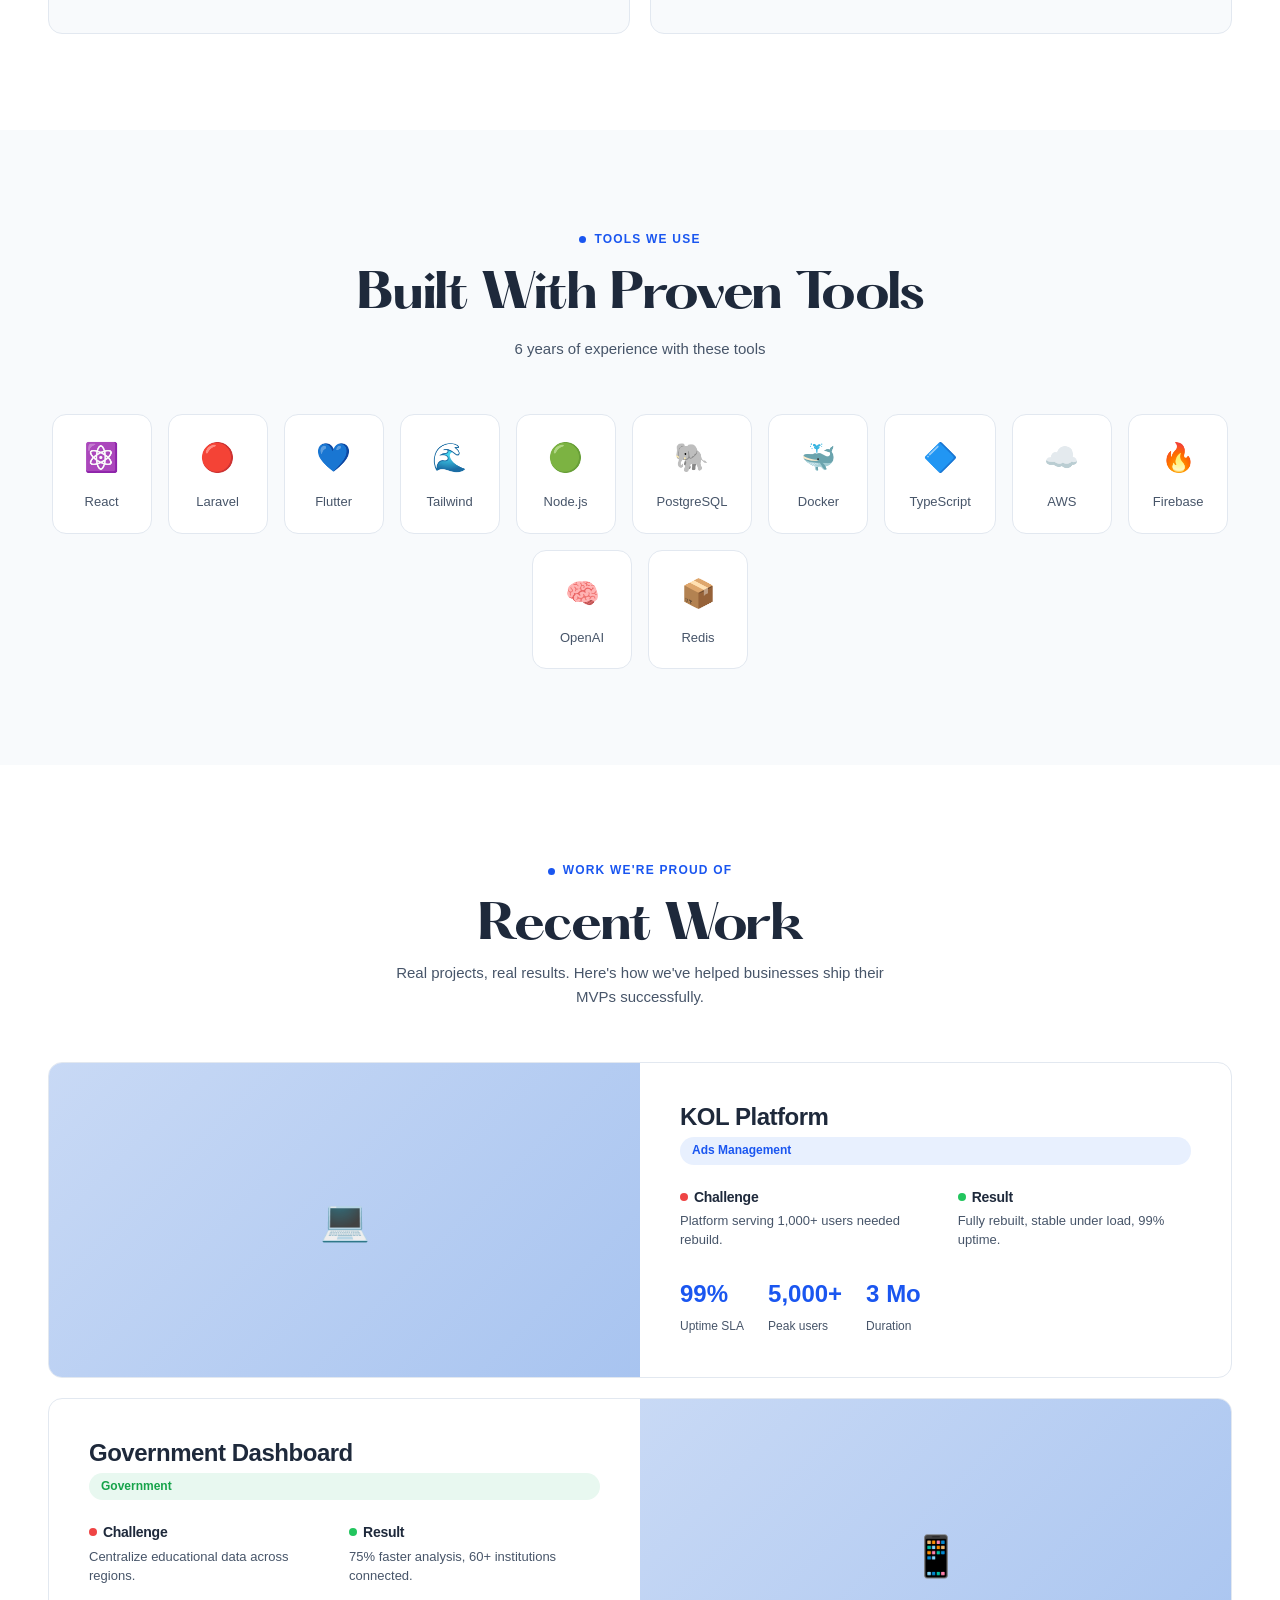
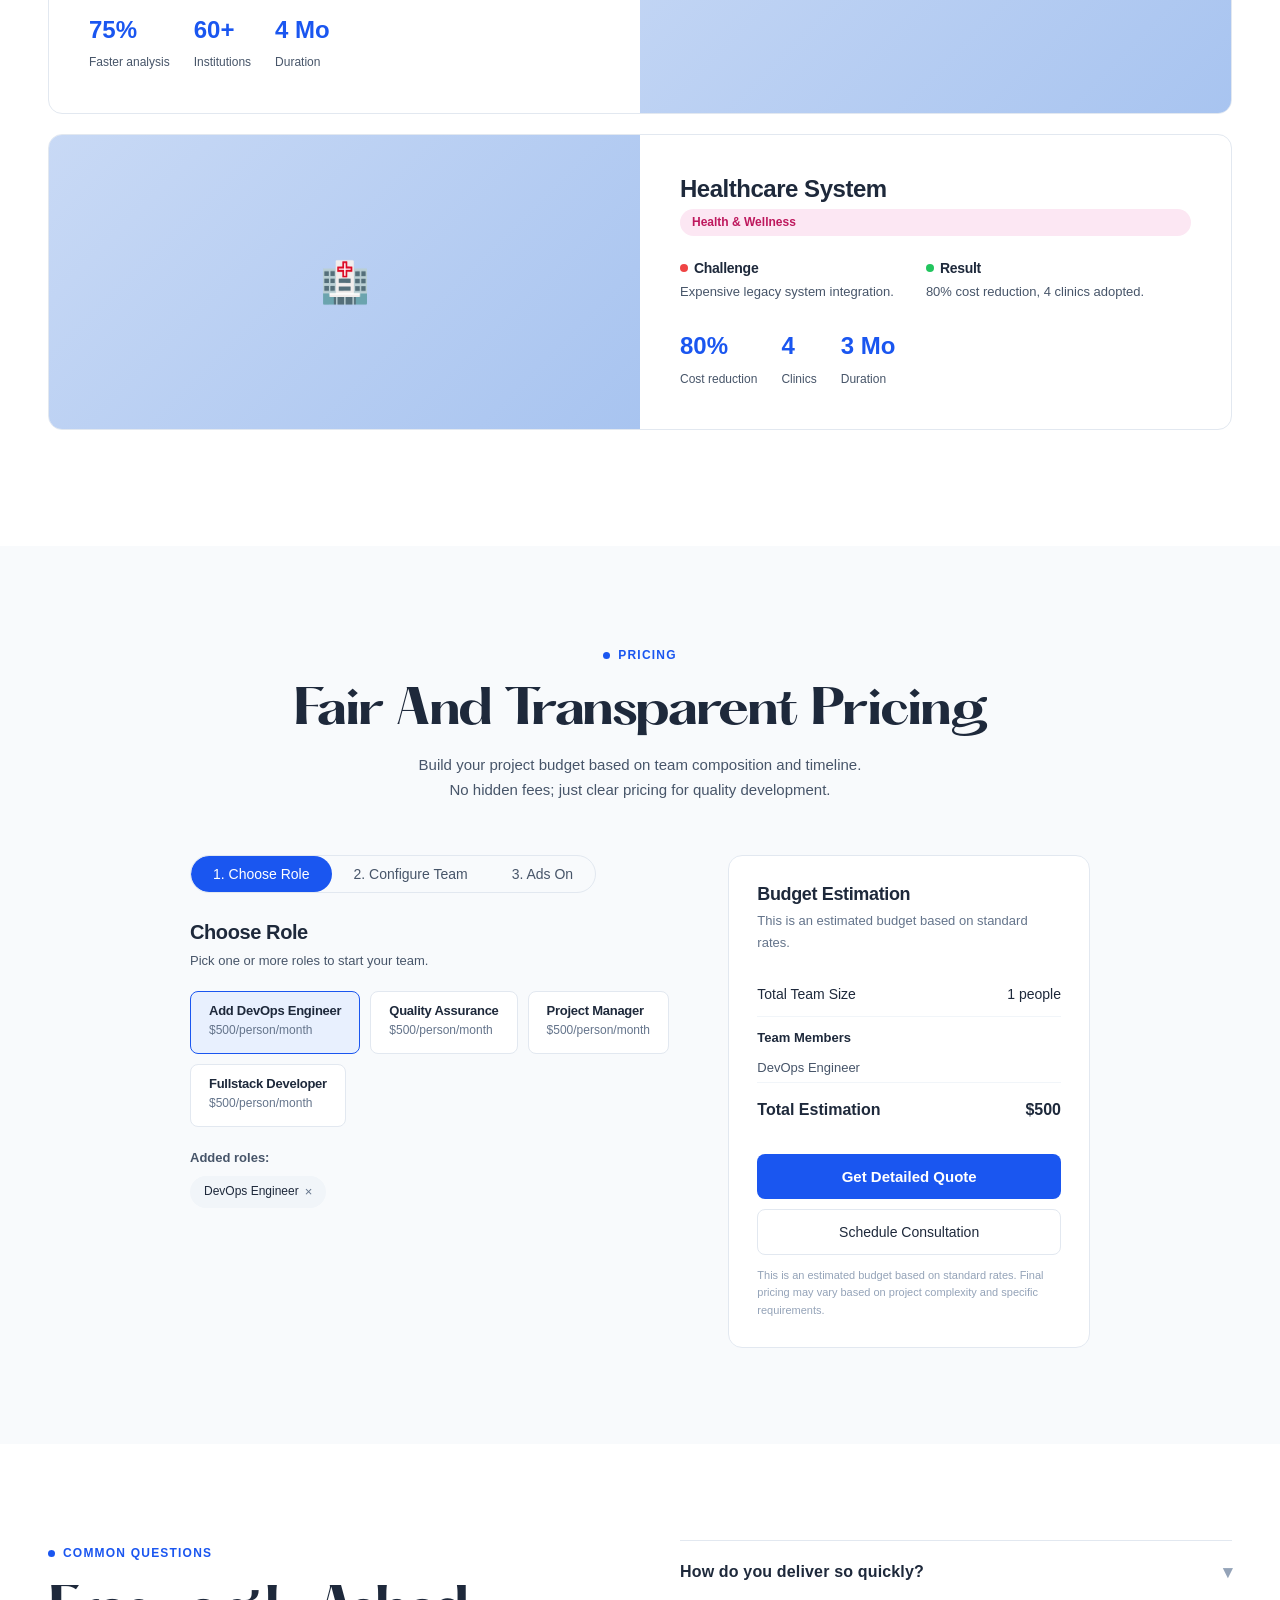
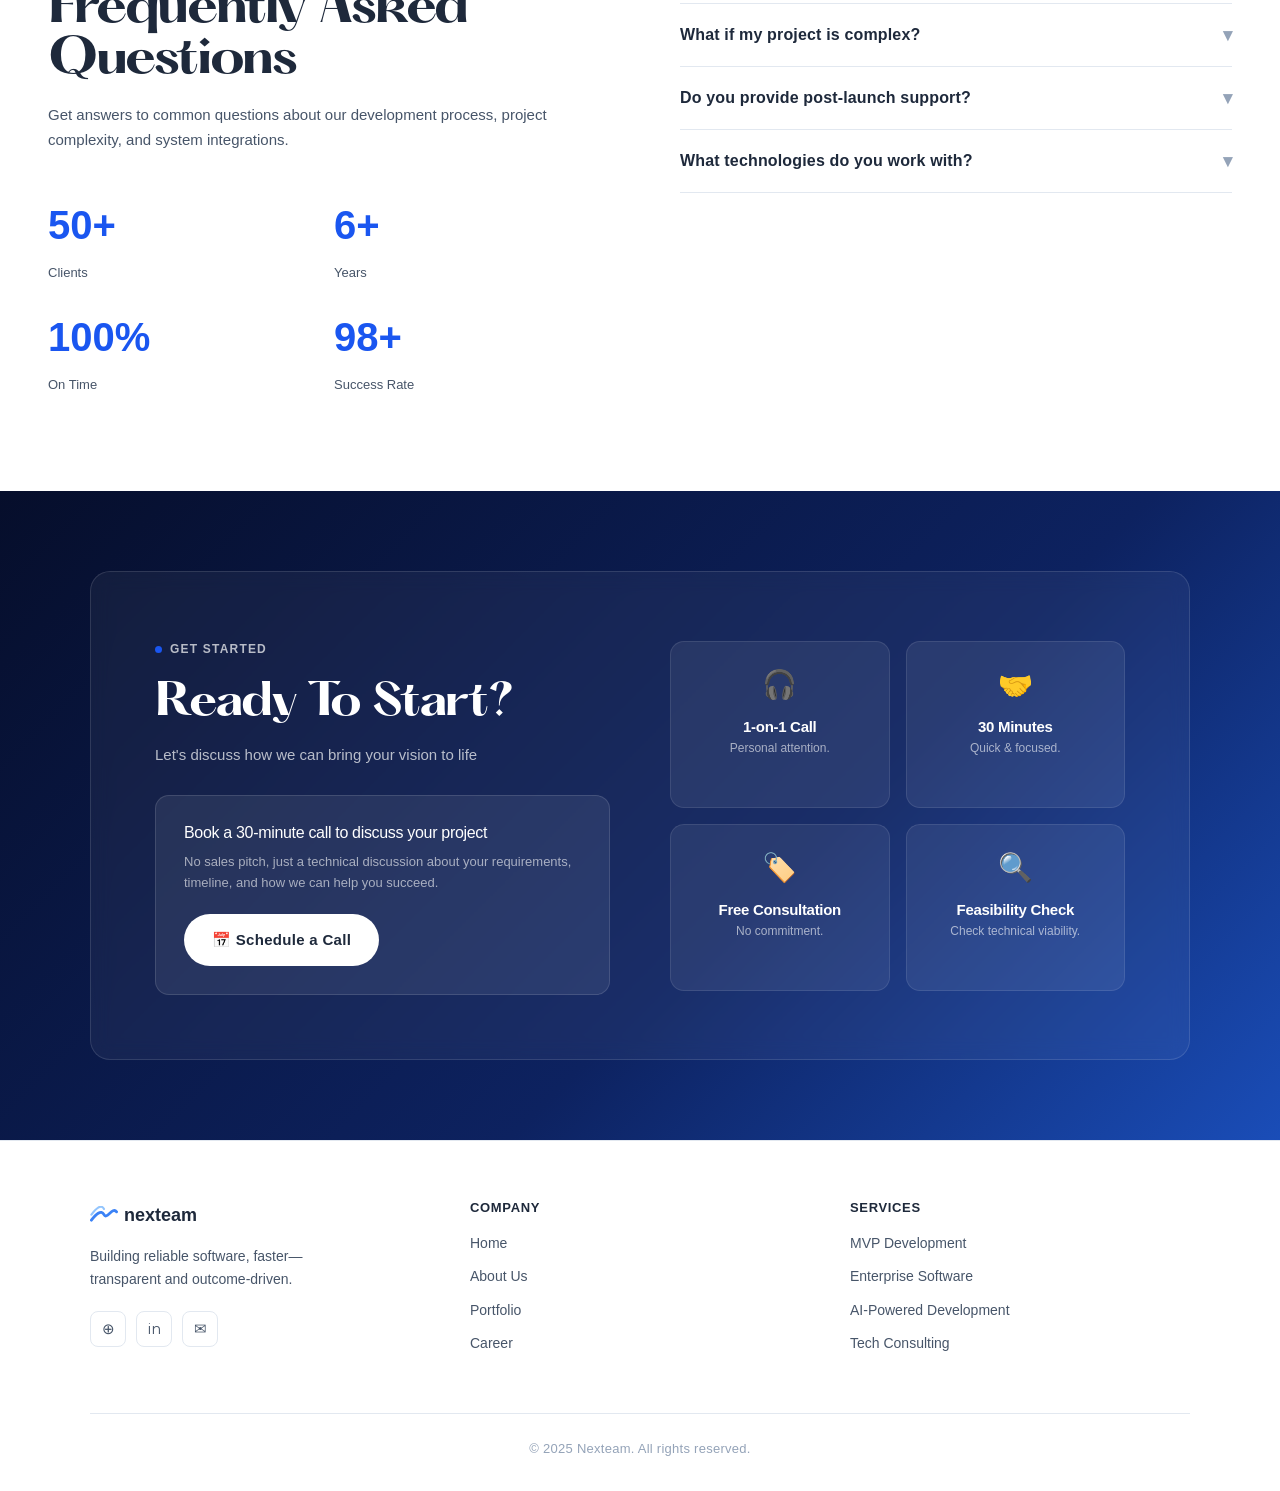
<file: nexteam.html>
<!DOCTYPE html>
<html lang="en">
<head>
<meta charset="UTF-8">
<meta name="viewport" content="width=device-width, initial-scale=1.0">
<title>Nexteam — Ship Your MVP in 30 Days</title>
<link rel="stylesheet" href="css/shared.css">
<style>
  :root {
    --navy: #060e2b;
    --navy-mid: #0a1540;
    --blue: #1a56f0;
    --blue-bright: #2d6fff;
    --blue-light: #e8f0fe;
    --accent: #3b82f6;
    --white: #ffffff;
    --gray-50: #f8fafc;
    --gray-100: #f1f5f9;
    --gray-200: #e2e8f0;
    --gray-400: #94a3b8;
    --gray-600: #475569;
    --gray-800: #1e293b;
    --red: #ef4444;
    --green: #22c55e;
    --radius: 14px;
    --radius-sm: 8px;
  }

  *, *::before, *::after { box-sizing: border-box; margin: 0; padding: 0; }

  html { scroll-behavior: smooth; }

  body {
    font-family: 'DM Sans', sans-serif;
    color: var(--gray-800);
    background: var(--white);
    overflow-x: hidden;
  }

  h1, h2, h3, h4, h5 {
    font-family: 'Sora', sans-serif;
    line-height: 1.15;
  }

  /* ── NAV ── */
  nav {
    position: fixed; top: 0; left: 0; right: 0; z-index: 100;
    display: flex; align-items: center; justify-content: space-between;
    padding: 16px 48px;
    background: rgba(6,14,43,0.72);
    backdrop-filter: blur(18px);
    border-bottom: 1px solid rgba(255,255,255,0.06);
  }

  .nav-logo {
    display: flex; align-items: center; gap: 8px;
    font-family: 'Sora', sans-serif; font-size: 18px; font-weight: 700;
    color: var(--white); text-decoration: none;
  }

  .nav-logo svg { width: 32px; height: 32px; }

  .nav-links {
    display: flex; align-items: center; gap: 36px;
    list-style: none;
  }

  .nav-links a {
    color: rgba(255,255,255,0.8); text-decoration: none;
    font-size: 14px; font-weight: 400;
    transition: color 0.2s;
  }
  .nav-links a:hover { color: var(--white); }

  .btn-book {
    background: var(--white); color: var(--gray-800);
    padding: 10px 22px; border-radius: 100px;
    font-size: 14px; font-weight: 600; font-family: 'Sora', sans-serif;
    border: none; cursor: pointer; transition: transform 0.2s, box-shadow 0.2s;
    text-decoration: none;
  }
  .btn-book:hover { transform: translateY(-1px); box-shadow: 0 8px 24px rgba(0,0,0,0.25); }

  /* ── HERO ── */
  .hero {
    min-height: 100vh;
    background: linear-gradient(135deg, var(--navy) 0%, #0d2260 50%, #1a4db8 100%);
    position: relative; overflow: hidden;
    display: flex; align-items: center;
    padding: 120px 48px 80px;
  }

  .hero::before {
    content: '';
    position: absolute; inset: 0;
    background: radial-gradient(ellipse 70% 60% at 70% 50%, rgba(45,111,255,0.35) 0%, transparent 70%);
    pointer-events: none;
  }

  .hero-lines {
    position: absolute; inset: 0; pointer-events: none; overflow: hidden;
  }

  .hero-lines svg { position: absolute; right: -10%; top: 0; width: 80%; height: 100%; opacity: 0.25; }

  .hero-content { position: relative; z-index: 1; max-width: 600px; }

  .hero h1 {
    font-size: clamp(42px, 6vw, 72px);
    font-weight: 800; color: var(--white);
    line-height: 1.08; margin-bottom: 20px;
    animation: fadeUp 0.8s ease both;
  }

  .hero p {
    color: rgba(255,255,255,0.7); font-size: 15px;
    line-height: 1.65; max-width: 440px; margin-bottom: 36px;
    animation: fadeUp 0.8s 0.15s ease both;
  }

  .hero-ctas {
    display: flex; gap: 14px; flex-wrap: wrap;
    animation: fadeUp 0.8s 0.3s ease both;
  }

  .btn-primary {
    background: var(--white); color: var(--gray-800);
    padding: 14px 28px; border-radius: 100px;
    font-size: 15px; font-weight: 600; font-family: 'Sora', sans-serif;
    border: none; cursor: pointer;
    display: flex; align-items: center; gap: 6px;
    transition: transform 0.2s, box-shadow 0.2s;
    text-decoration: none;
  }
  .btn-primary:hover { transform: translateY(-2px); box-shadow: 0 12px 32px rgba(0,0,0,0.3); }

  .btn-outline {
    background: transparent; color: var(--white);
    padding: 14px 28px; border-radius: 100px;
    font-size: 15px; font-weight: 500; font-family: 'Sora', sans-serif;
    border: 1.5px solid rgba(255,255,255,0.4); cursor: pointer;
    display: flex; align-items: center; gap: 6px;
    transition: border-color 0.2s, background 0.2s;
    text-decoration: none;
  }
  .btn-outline:hover { border-color: rgba(255,255,255,0.8); background: rgba(255,255,255,0.07); }

  @keyframes fadeUp {
    from { opacity: 0; transform: translateY(28px); }
    to { opacity: 1; transform: translateY(0); }
  }

  /* ── SECTION SHELL ── */
  section { padding: 96px 48px; }

  .section-label {
    display: inline-flex; align-items: center; gap: 8px;
    font-size: 12px; font-weight: 600; font-family: 'Sora', sans-serif;
    letter-spacing: 0.1em; text-transform: uppercase;
    color: var(--blue); margin-bottom: 20px;
  }
  .section-label::before { content: ''; width: 7px; height: 7px; border-radius: 50%; background: var(--blue); }

  .section-title {
    font-size: clamp(30px, 4vw, 46px);
    font-weight: 800; line-height: 1.12; color: var(--gray-800);
    margin-bottom: 16px;
  }

  .section-subtitle {
    font-size: 15px; color: var(--gray-600);
    line-height: 1.65; max-width: 520px;
  }

  /* ── CLIENTS ── */
  .clients { background: var(--white); }

  .clients-header { display: flex; justify-content: space-between; align-items: flex-start; gap: 40px; flex-wrap: wrap; }

  .stats-row { display: flex; gap: 20px; flex-wrap: wrap; }

  .stat-card {
    background: var(--gray-50); border: 1px solid var(--gray-200);
    border-radius: var(--radius); padding: 24px 32px; min-width: 160px;
  }
  .stat-card .num { font-size: 38px; font-weight: 800; font-family: 'Sora', sans-serif; color: var(--blue); }
  .stat-card p { font-size: 13px; color: var(--gray-600); margin-top: 6px; max-width: 120px; line-height: 1.5; }

  .logo-grid {
    display: grid; grid-template-columns: repeat(5, 1fr);
    gap: 1px; border: 1px solid var(--gray-200); border-radius: var(--radius);
    overflow: hidden; margin-top: 48px;
  }

  .logo-cell {
    display: flex; align-items: center; justify-content: center;
    padding: 28px 20px; background: var(--white);
    font-size: 14px; font-weight: 600; color: var(--gray-600);
    border: 1px solid var(--gray-200);
    transition: background 0.2s;
  }
  .logo-cell:hover { background: var(--gray-50); }

  /* ── PROBLEMS ── */
  .problems { background: var(--gray-50); }

  .problems-grid { display: grid; grid-template-columns: repeat(3, 1fr); gap: 20px; margin-top: 52px; }

  .problem-card {
    background: var(--white); border: 1px solid var(--gray-200);
    border-radius: var(--radius); padding: 32px;
    transition: transform 0.2s, box-shadow 0.2s;
  }
  .problem-card:hover { transform: translateY(-4px); box-shadow: 0 16px 40px rgba(0,0,0,0.07); }

  .problem-icon {
    width: 56px; height: 56px; border-radius: 14px;
    background: linear-gradient(135deg, #1a3a8a, #2d5fd8);
    display: flex; align-items: center; justify-content: center;
    margin-bottom: 22px; font-size: 24px;
  }

  .problem-card h3 { font-size: 18px; font-weight: 700; margin-bottom: 12px; }

  .problem-card p { font-size: 14px; color: var(--gray-600); line-height: 1.65; }

  .problem-card .tag {
    display: inline-block; color: var(--red); font-size: 13px; font-weight: 500;
    margin-top: 8px;
  }

  /* ── SOLUTIONS ── */
  .solutions { background: var(--white); }

  .solutions-grid { display: grid; grid-template-columns: 1fr 1fr; gap: 20px; margin-top: 52px; }

  .solution-card {
    background: var(--gray-50); border: 1px solid var(--gray-200);
    border-radius: var(--radius); padding: 32px; overflow: hidden; position: relative;
    transition: transform 0.2s, box-shadow 0.2s;
  }
  .solution-card:hover { transform: translateY(-3px); box-shadow: 0 16px 40px rgba(0,0,0,0.07); }

  .solution-card .card-visual {
    height: 180px; background: linear-gradient(135deg, #eef4ff, #ddeaff);
    border-radius: 10px; margin-bottom: 24px;
    display: flex; align-items: center; justify-content: center;
    position: relative; overflow: hidden;
  }

  .solution-card h3 { font-size: 20px; font-weight: 700; margin-bottom: 10px; }
  .solution-card p { font-size: 14px; color: var(--gray-600); line-height: 1.65; }

  /* pill tags inside card visuals */
  .pill {
    background: var(--white); border: 1px solid var(--gray-200);
    border-radius: 100px; padding: 6px 14px;
    font-size: 12px; font-weight: 500; font-family: 'Sora', sans-serif;
    color: var(--gray-700); position: absolute;
    box-shadow: 0 2px 8px rgba(0,0,0,0.06);
  }

  /* ── TOOLS ── */
  .tools { background: var(--gray-50); text-align: center; }

  .tools-intro { margin-bottom: 52px; }
  .tools-intro .section-label { justify-content: center; }

  .tools-scroll {
    display: flex; gap: 16px; flex-wrap: wrap; justify-content: center;
  }

  .tool-tile {
    background: var(--white); border: 1px solid var(--gray-200);
    border-radius: var(--radius); padding: 20px 24px; min-width: 100px;
    display: flex; flex-direction: column; align-items: center; gap: 10px;
    font-size: 13px; font-weight: 500; color: var(--gray-600);
    transition: transform 0.2s, box-shadow 0.2s;
  }
  .tool-tile:hover { transform: translateY(-3px); box-shadow: 0 10px 24px rgba(0,0,0,0.08); }
  .tool-tile .icon { font-size: 28px; }

  /* ── PORTFOLIO ── */
  .portfolio { background: var(--white); }

  .portfolio-title { text-align: center; margin-bottom: 8px; }
  .portfolio-sub { text-align: center; color: var(--gray-600); font-size: 15px; margin-bottom: 52px; max-width: 520px; margin-left: auto; margin-right: auto; }

  .portfolio-card {
    display: grid; grid-template-columns: 1fr 1fr; gap: 0;
    border: 1px solid var(--gray-200); border-radius: var(--radius);
    overflow: hidden; margin-bottom: 20px;
    transition: box-shadow 0.2s;
  }
  .portfolio-card:hover { box-shadow: 0 16px 48px rgba(0,0,0,0.09); }
  .portfolio-card.reverse { direction: rtl; }
  .portfolio-card.reverse > * { direction: ltr; }

  .portfolio-img {
    background: linear-gradient(135deg, #c8d9f5, #a8c4f0);
    min-height: 260px; display: flex; align-items: center; justify-content: center;
    font-size: 40px;
  }

  .portfolio-info { padding: 40px; display: flex; flex-direction: column; justify-content: center; }

  .portfolio-info h3 { font-size: 24px; font-weight: 700; margin-bottom: 6px; }

  .tag-badge {
    display: inline-block; background: var(--blue-light); color: var(--blue);
    font-size: 12px; font-weight: 600; border-radius: 100px; padding: 4px 12px;
    margin-bottom: 24px;
  }

  .cr-row { display: flex; gap: 32px; margin-bottom: 24px; }
  .cr-item h4 { font-size: 14px; font-weight: 700; margin-bottom: 6px; display: flex; align-items: center; gap: 6px; }
  .cr-item p { font-size: 13px; color: var(--gray-600); line-height: 1.5; }
  .dot-red { width: 8px; height: 8px; border-radius: 50%; background: var(--red); display: inline-block; }
  .dot-green { width: 8px; height: 8px; border-radius: 50%; background: var(--green); display: inline-block; }

  .stats-mini { display: flex; gap: 24px; }
  .stats-mini div .num2 { font-size: 24px; font-weight: 800; font-family: 'Sora', sans-serif; color: var(--blue); }
  .stats-mini div p { font-size: 12px; color: var(--gray-600); margin-top: 4px; }

  /* ── PRICING ── */
  .pricing { background: var(--gray-50); }

  .pricing-header { text-align: center; margin-bottom: 52px; }

  .pricing-inner {
    display: grid; grid-template-columns: 1.4fr 1fr; gap: 32px;
    max-width: 900px; margin: 0 auto;
  }

  .pricing-tabs {
    display: flex; gap: 0; margin-bottom: 28px;
    border: 1px solid var(--gray-200); border-radius: 100px; overflow: hidden; width: fit-content;
  }

  .tab {
    padding: 10px 22px; font-size: 14px; font-weight: 500; cursor: pointer;
    background: transparent; border: none; color: var(--gray-600);
    font-family: 'DM Sans', sans-serif; transition: background 0.2s, color 0.2s;
  }
  .tab.active { background: var(--blue); color: var(--white); border-radius: 100px; }

  .role-grid { display: flex; flex-wrap: wrap; gap: 10px; margin-bottom: 20px; }

  .role-chip {
    border: 1.5px solid var(--gray-200); border-radius: var(--radius-sm);
    padding: 12px 18px; cursor: pointer; background: var(--white);
    transition: border-color 0.2s, background 0.2s;
  }
  .role-chip.selected { border-color: var(--blue); background: var(--blue-light); }
  .role-chip h4 { font-size: 13px; font-weight: 600; color: var(--gray-800); }
  .role-chip p { font-size: 12px; color: var(--gray-500); margin-top: 2px; }

  .added-roles { margin-top: 12px; }
  .added-roles p { font-size: 13px; color: var(--gray-600); margin-bottom: 8px; }
  .role-tag {
    display: inline-flex; align-items: center; gap: 6px;
    background: var(--gray-100); border-radius: 100px;
    padding: 6px 14px; font-size: 12px; font-weight: 500;
    margin-right: 6px;
  }
  .role-tag button { background: none; border: none; cursor: pointer; color: var(--gray-500); font-size: 13px; }

  .estimate-card {
    background: var(--white); border: 1px solid var(--gray-200);
    border-radius: var(--radius); padding: 28px; height: fit-content; position: sticky; top: 100px;
  }
  .estimate-card h3 { font-size: 18px; font-weight: 700; margin-bottom: 6px; }
  .estimate-card .sub { font-size: 13px; color: var(--gray-500); margin-bottom: 20px; }

  .estimate-row {
    display: flex; justify-content: space-between;
    border-bottom: 1px solid var(--gray-100); padding: 10px 0; font-size: 14px;
  }
  .estimate-row:last-of-type { border-bottom: none; }

  .total-row { display: flex; justify-content: space-between; padding: 14px 0; font-weight: 700; font-size: 16px; }

  .btn-full {
    width: 100%; background: var(--blue); color: var(--white);
    padding: 14px; border-radius: var(--radius-sm); font-size: 15px; font-weight: 600;
    font-family: 'Sora', sans-serif; border: none; cursor: pointer; margin-top: 16px;
    transition: background 0.2s, transform 0.2s;
  }
  .btn-full:hover { background: var(--blue-bright); transform: translateY(-1px); }

  .btn-full-outline {
    width: 100%; background: transparent; color: var(--gray-800);
    padding: 14px; border-radius: var(--radius-sm); font-size: 14px; font-weight: 500;
    font-family: 'DM Sans', sans-serif; border: 1.5px solid var(--gray-200); cursor: pointer; margin-top: 10px;
    transition: border-color 0.2s;
  }
  .btn-full-outline:hover { border-color: var(--gray-400); }

  /* ── FAQ ── */
  .faq { background: var(--white); }
  .faq-inner { display: grid; grid-template-columns: 1fr 1fr; gap: 80px; align-items: start; }

  .faq-stats { display: grid; grid-template-columns: 1fr 1fr; gap: 20px; margin-top: 40px; }
  .faq-stat .num3 { font-size: 40px; font-weight: 800; font-family: 'Sora', sans-serif; color: var(--blue); }
  .faq-stat p { font-size: 13px; color: var(--gray-600); margin-top: 4px; }

  .faq-list { border-top: 1px solid var(--gray-200); }

  .faq-item { border-bottom: 1px solid var(--gray-200); }
  .faq-q {
    width: 100%; background: none; border: none; cursor: pointer;
    display: flex; justify-content: space-between; align-items: center;
    padding: 20px 0; font-size: 16px; font-weight: 600; font-family: 'Sora', sans-serif;
    color: var(--gray-800); text-align: left;
  }
  .faq-q .chevron { font-size: 18px; color: var(--gray-400); transition: transform 0.2s; }
  .faq-q.open .chevron { transform: rotate(180deg); }
  .faq-a { max-height: 0; overflow: hidden; transition: max-height 0.3s ease; }
  .faq-a.open { max-height: 200px; }
  .faq-a p { font-size: 14px; color: var(--gray-600); line-height: 1.7; padding-bottom: 20px; }

  /* ── CTA ── */
  .cta-section {
    background: linear-gradient(135deg, var(--navy) 0%, #0d2260 60%, #1a4db8 100%);
    padding: 80px 48px;
  }

  .cta-inner {
    background: rgba(255,255,255,0.05); border: 1px solid rgba(255,255,255,0.12);
    border-radius: 20px; padding: 64px;
    display: grid; grid-template-columns: 1fr 1fr; gap: 60px; align-items: center;
    backdrop-filter: blur(10px);
  }

  .cta-inner h2 { font-size: 42px; font-weight: 800; color: var(--white); margin-bottom: 14px; }
  .cta-inner p { color: rgba(255,255,255,0.7); font-size: 15px; line-height: 1.65; margin-bottom: 28px; }

  .cta-features { display: grid; grid-template-columns: 1fr 1fr; gap: 16px; }

  .cta-feat {
    background: rgba(255,255,255,0.07); border: 1px solid rgba(255,255,255,0.1);
    border-radius: var(--radius); padding: 20px;
    text-align: center; color: var(--white);
  }
  .cta-feat .emoji { font-size: 28px; margin-bottom: 10px; }
  .cta-feat h4 { font-size: 15px; font-weight: 600; font-family: 'Sora', sans-serif; margin-bottom: 4px; }
  .cta-feat p { font-size: 12px; color: rgba(255,255,255,0.6); }

  /* ── FOOTER ── */
  footer {
    background: var(--white); padding: 60px 48px 32px;
    border-top: 1px solid var(--gray-200);
  }

  .footer-inner { display: grid; grid-template-columns: 1fr 1fr 1fr; gap: 40px; margin-bottom: 48px; }

  .footer-brand .logo { font-family: 'Sora', sans-serif; font-size: 18px; font-weight: 700; color: var(--gray-800); display: flex; align-items: center; gap: 6px; margin-bottom: 14px; }
  .footer-brand p { font-size: 14px; color: var(--gray-600); line-height: 1.65; max-width: 240px; margin-bottom: 20px; }

  .social-links { display: flex; gap: 10px; }
  .social-link {
    width: 36px; height: 36px; border: 1.5px solid var(--gray-200); border-radius: var(--radius-sm);
    display: flex; align-items: center; justify-content: center; font-size: 15px;
    color: var(--gray-600); text-decoration: none; transition: border-color 0.2s, color 0.2s;
  }
  .social-link:hover { border-color: var(--blue); color: var(--blue); }

  .footer-col h4 { font-size: 13px; font-weight: 700; font-family: 'Sora', sans-serif; color: var(--gray-800); margin-bottom: 16px; letter-spacing: 0.05em; text-transform: uppercase; }
  .footer-col a { display: block; font-size: 14px; color: var(--gray-600); text-decoration: none; margin-bottom: 10px; transition: color 0.2s; }
  .footer-col a:hover { color: var(--blue); }

  .footer-bottom { border-top: 1px solid var(--gray-200); padding-top: 24px; text-align: center; font-size: 13px; color: var(--gray-400); }

  /* ── RESPONSIVE ── */
  @media (max-width: 768px) {
    nav { padding: 14px 20px; }
    .nav-links { display: none; }
    section { padding: 64px 20px; }
    .hero { padding: 100px 20px 60px; }
    .problems-grid, .solutions-grid, .portfolio-card, .faq-inner, .cta-inner, .footer-inner, .pricing-inner { grid-template-columns: 1fr; }
    .logo-grid { grid-template-columns: repeat(2, 1fr); }
    .cta-inner { padding: 32px 20px; }
    .portfolio-card.reverse { direction: ltr; }
  }
</style>
</head>
<body>

<!-- NAV -->
<nav>
  <a href="#" class="nav-logo">
    <svg viewBox="0 0 40 40" fill="none" xmlns="http://www.w3.org/2000/svg">
      <path d="M5 28 C10 20, 18 12, 20 20 C22 28, 30 8, 35 14" stroke="#3b82f6" stroke-width="4" stroke-linecap="round" fill="none"/>
      <path d="M5 18 C10 10, 18 2, 20 10 C22 18, 30 -2, 35 4" stroke="#93c5fd" stroke-width="4" stroke-linecap="round" fill="none"/>
    </svg>
    nexteam
  </a>
  <ul class="nav-links">
    <li><a href="#home">Home</a></li>
    <li><a href="#about">About</a></li>
    <li><a href="#services">Services</a></li>
    <li><a href="#portfolio">Portfolio</a></li>
  </ul>
  <a href="#cta" class="btn-book">Book a Call</a>
</nav>

<!-- HERO -->
<section class="hero" id="home">
  <div class="hero-lines">
    <svg viewBox="0 0 800 600" fill="none" preserveAspectRatio="none">
      <path d="M0 400 Q200 200 400 300 T800 150" stroke="rgba(255,255,255,0.15)" stroke-width="1.5" fill="none"/>
      <path d="M0 450 Q200 250 400 350 T800 200" stroke="rgba(255,255,255,0.1)" stroke-width="1" fill="none"/>
      <path d="M0 350 Q200 150 400 250 T800 100" stroke="rgba(255,255,255,0.08)" stroke-width="1" fill="none"/>
      <path d="M100 600 Q300 400 500 500 T900 250" stroke="rgba(100,160,255,0.2)" stroke-width="1.5" fill="none"/>
    </svg>
  </div>
  <div class="hero-content">
    <h1>Ship Your MVP in<br>30 Days Not 6 Months</h1>
    <p>Battle-tested code. Enterprise-grade. AI-accelerated. Stop losing to competitors who ship faster.</p>
    <div class="hero-ctas">
      <a href="#cta" class="btn-primary">Schedule Strategy Call ↗</a>
      <a href="#solutions" class="btn-outline">View Our Process ↗</a>
    </div>
  </div>
</section>

<!-- CLIENTS -->
<section class="clients" id="about">
  <div class="section-label">COMPANIES GROWING WITH US</div>
  <div class="clients-header">
    <div>
      <h2 class="section-title">A Growth Partner to<br>50+ Companies</h2>
      <p class="section-subtitle">Trusted by teams at Bukit Vista, DOT Indonesia, and government institutions — companies that chose speed over uncertainty.</p>
    </div>
    <div class="stats-row">
      <div class="stat-card">
        <div class="num">1000+</div>
        <p>Users enabled with smooth adoption</p>
      </div>
      <div class="stat-card">
        <div class="num">50%</div>
        <p>Cost reduction average for our clients.</p>
      </div>
    </div>
  </div>
  <div class="logo-grid">
    <div class="logo-cell">Continental</div>
    <div class="logo-cell">HAGERTY</div>
    <div class="logo-cell">Tamkeen Technologies</div>
    <div class="logo-cell">pensionlab</div>
    <div class="logo-cell">xpate</div>
    <div class="logo-cell">FT Strategies</div>
    <div class="logo-cell">aws advanced partner</div>
    <div class="logo-cell">Travelia</div>
    <div class="logo-cell">adyen</div>
    <div class="logo-cell">+ More</div>
  </div>
</section>

<!-- PROBLEMS -->
<section class="problems">
  <div style="text-align:center">
    <div class="section-label">MOST STARTUP PROBLEMS</div>
    <h2 class="section-title">Most MVPs Fail Before They Start</h2>
    <p class="section-subtitle" style="margin: 0 auto"><span style="color:var(--red); font-weight:600">90% of startups fail</span> due to these common pitfalls that turn promising ideas into costly failures</p>
  </div>
  <div class="problems-grid">
    <div class="problem-card">
      <div class="problem-icon">🔗</div>
      <h3>Endless Development</h3>
      <p>6+ month development cycles that kill momentum</p>
      <span class="tag">→ Lost market opportunity</span>
    </div>
    <div class="problem-card">
      <div class="problem-icon">⚠️</div>
      <h3>Technical Debt Trap</h3>
      <p>Technical debt that makes iteration impossible</p>
      <span class="tag">→ Stuck with legacy code</span>
    </div>
    <div class="problem-card">
      <div class="problem-icon">💲</div>
      <h3>Budget Drain</h3>
      <p>Budget overruns that drain your runway</p>
      <span class="tag">→ Running out of resources</span>
    </div>
  </div>
</section>

<!-- SOLUTIONS -->
<section class="solutions" id="solutions">
  <div style="text-align:center; margin-bottom:8px">
    <div class="section-label">OUR SOLUTIONS</div>
    <h2 class="section-title">A Different Approach</h2>
    <p class="section-subtitle" style="margin:0 auto">Why settle for generic solutions when you can have a battle-tested, AI-accelerated approach that delivers results?</p>
  </div>
  <div class="solutions-grid">
    <div class="solution-card">
      <div class="card-visual" style="background: linear-gradient(135deg,#e8f0fe,#c3d7ff)">
        <div style="position:relative;width:80px;height:80px;background:linear-gradient(135deg,#1a3a8a,#2d5fd8);border-radius:50%;display:flex;align-items:center;justify-content:center;font-size:28px">✦</div>
        <span class="pill" style="top:20px;left:20px">⚡ Faster Iterations</span>
        <span class="pill" style="top:20px;right:20px">🔍 Early Bug Detection</span>
        <span class="pill" style="bottom:20px;left:20px">📊 Smarter Estimates</span>
        <span class="pill" style="bottom:20px;right:20px">🤖 AI Integrated</span>
      </div>
      <h3>AI-accelerated development</h3>
      <p>Smart tooling and automation reduces iteration cycles by 75%, letting you focus on what matters most — building great products.</p>
    </div>
    <div class="solution-card">
      <div class="card-visual" style="background:linear-gradient(135deg,#eef3ff,#dde8ff)">
        <div style="position:relative;width:90px;height:90px;background:linear-gradient(135deg,#1a3a8a,#2d5fd8);border-radius:50%;display:flex;align-items:center;justify-content:center;">
          <svg width="40" height="28" viewBox="0 0 40 28" fill="none"><path d="M2 20 C8 12,16 4,20 12 C24 20,32 0,38 8" stroke="white" stroke-width="3.5" stroke-linecap="round" fill="none"/><path d="M2 12 C8 4,16 -4,20 4" stroke="rgba(255,255,255,0.5)" stroke-width="3" stroke-linecap="round" fill="none"/></svg>
        </div>
        <span class="pill" style="top:20px;left:20px">⚡ Faster Iterations</span>
        <span class="pill" style="top:20px;right:20px">📱 Mobile Apps</span>
        <span class="pill" style="bottom:20px;left:20px">🔗 Seamless Integration</span>
        <span class="pill" style="bottom:20px;right:20px">&lt;/&gt; Web Development</span>
      </div>
      <h3>Full-stack ownership</h3>
      <p>Web, mobile, deployment — we handle everything end-to-end so you don't have to coordinate multiple vendors.</p>
    </div>
    <div class="solution-card">
      <div class="card-visual" style="background:linear-gradient(135deg,#fff8e8,#ffefc8); flex-direction:column; gap:10px; padding:20px">
        <div style="background:white;border:1px solid #e2e8f0;border-radius:10px;padding:10px 16px;font-size:13px;display:flex;align-items:center;gap:10px;width:85%;box-shadow:0 2px 8px rgba(0,0,0,0.06)">
          <span style="width:24px;height:24px;border-radius:50%;background:#ddd;display:inline-block"></span>
          <em style="color:#666">"From idea to app in four sprints."</em>
        </div>
        <div style="background:white;border:1px solid #e2e8f0;border-radius:10px;padding:10px 16px;font-size:13px;display:flex;align-items:center;gap:10px;width:85%;box-shadow:0 2px 8px rgba(0,0,0,0.06)">
          <span style="width:24px;height:24px;border-radius:50%;background:#c3d7ff;display:inline-block"></span>
          <em style="color:#666">"Production-ready in a month."</em>
        </div>
        <span style="background:white;border:1px solid #e2e8f0;border-radius:100px;padding:5px 14px;font-size:12px;font-weight:600;color:#1a56f0">⚡ Fast Delivery</span>
      </div>
      <h3>30-day delivery</h3>
      <p>From idea to production in exactly 30 days.</p>
    </div>
    <div class="solution-card">
      <div class="card-visual" style="background:linear-gradient(135deg,#edfaf4,#c8f0de); flex-direction:column; gap:12px; justify-content:center">
        <div style="display:flex;gap:12px;align-items:center;flex-wrap:wrap;justify-content:center">
          <div style="width:46px;height:46px;border-radius:50%;background:white;display:flex;align-items:center;justify-content:center;font-size:20px;box-shadow:0 2px 8px rgba(0,0,0,0.08)">🌊</div>
          <div style="width:46px;height:46px;border-radius:50%;background:#1a1a1a;display:flex;align-items:center;justify-content:center;font-size:20px">⬡</div>
          <div style="width:54px;height:54px;border-radius:50%;background:linear-gradient(135deg,#1a3a8a,#2d5fd8);display:flex;align-items:center;justify-content:center;font-size:16px;color:white;font-weight:700">nx</div>
          <div style="width:46px;height:46px;border-radius:50%;background:white;display:flex;align-items:center;justify-content:center;font-size:20px;box-shadow:0 2px 8px rgba(0,0,0,0.08)">🐘</div>
          <div style="width:46px;height:46px;border-radius:50%;background:white;display:flex;align-items:center;justify-content:center;font-size:20px;box-shadow:0 2px 8px rgba(0,0,0,0.08)">🔶</div>
        </div>
      </div>
      <h3>Battle-tested foundation</h3>
      <p>Production-ready boilerplates, not toy examples.</p>
    </div>
  </div>
</section>

<!-- TOOLS -->
<section class="tools" id="services">
  <div class="tools-intro">
    <div class="section-label">TOOLS WE USE</div>
    <h2 class="section-title">Built With Proven Tools</h2>
    <p class="section-subtitle" style="margin:0 auto">6 years of experience with these tools</p>
  </div>
  <div class="tools-scroll">
    <div class="tool-tile"><span class="icon">⚛️</span>React</div>
    <div class="tool-tile"><span class="icon">🔴</span>Laravel</div>
    <div class="tool-tile"><span class="icon">💙</span>Flutter</div>
    <div class="tool-tile"><span class="icon">🌊</span>Tailwind</div>
    <div class="tool-tile"><span class="icon">🟢</span>Node.js</div>
    <div class="tool-tile"><span class="icon">🐘</span>PostgreSQL</div>
    <div class="tool-tile"><span class="icon">🐳</span>Docker</div>
    <div class="tool-tile"><span class="icon">🔷</span>TypeScript</div>
    <div class="tool-tile"><span class="icon">☁️</span>AWS</div>
    <div class="tool-tile"><span class="icon">🔥</span>Firebase</div>
    <div class="tool-tile"><span class="icon">🧠</span>OpenAI</div>
    <div class="tool-tile"><span class="icon">📦</span>Redis</div>
  </div>
</section>

<!-- PORTFOLIO -->
<section class="portfolio" id="portfolio">
  <div class="section-label" style="justify-content:center;display:flex">WORK WE'RE PROUD OF</div>
  <h2 class="section-title portfolio-title">Recent Work</h2>
  <p class="portfolio-sub">Real projects, real results. Here's how we've helped businesses ship their MVPs successfully.</p>

  <div class="portfolio-card">
    <div class="portfolio-img">💻</div>
    <div class="portfolio-info">
      <h3>KOL Platform</h3>
      <span class="tag-badge">Ads Management</span>
      <div class="cr-row">
        <div class="cr-item">
          <h4><span class="dot-red"></span> Challenge</h4>
          <p>Platform serving 1,000+ users needed rebuild.</p>
        </div>
        <div class="cr-item">
          <h4><span class="dot-green"></span> Result</h4>
          <p>Fully rebuilt, stable under load, 99% uptime.</p>
        </div>
      </div>
      <div class="stats-mini">
        <div><div class="num2">99%</div><p>Uptime SLA</p></div>
        <div><div class="num2">5,000+</div><p>Peak users</p></div>
        <div><div class="num2">3 Mo</div><p>Duration</p></div>
      </div>
    </div>
  </div>

  <div class="portfolio-card reverse">
    <div class="portfolio-img">📱</div>
    <div class="portfolio-info">
      <h3>Government Dashboard</h3>
      <span class="tag-badge" style="background:#e8f8f0;color:#16a34a">Government</span>
      <div class="cr-row">
        <div class="cr-item">
          <h4><span class="dot-red"></span> Challenge</h4>
          <p>Centralize educational data across regions.</p>
        </div>
        <div class="cr-item">
          <h4><span class="dot-green"></span> Result</h4>
          <p>75% faster analysis, 60+ institutions connected.</p>
        </div>
      </div>
      <div class="stats-mini">
        <div><div class="num2">75%</div><p>Faster analysis</p></div>
        <div><div class="num2">60+</div><p>Institutions</p></div>
        <div><div class="num2">4 Mo</div><p>Duration</p></div>
      </div>
    </div>
  </div>

  <div class="portfolio-card">
    <div class="portfolio-img">🏥</div>
    <div class="portfolio-info">
      <h3>Healthcare System</h3>
      <span class="tag-badge" style="background:#fce7f3;color:#be185d">Health & Wellness</span>
      <div class="cr-row">
        <div class="cr-item">
          <h4><span class="dot-red"></span> Challenge</h4>
          <p>Expensive legacy system integration.</p>
        </div>
        <div class="cr-item">
          <h4><span class="dot-green"></span> Result</h4>
          <p>80% cost reduction, 4 clinics adopted.</p>
        </div>
      </div>
      <div class="stats-mini">
        <div><div class="num2">80%</div><p>Cost reduction</p></div>
        <div><div class="num2">4</div><p>Clinics</p></div>
        <div><div class="num2">3 Mo</div><p>Duration</p></div>
      </div>
    </div>
  </div>
</section>

<!-- PRICING -->
<section class="pricing">
  <div class="pricing-header">
    <div class="section-label">PRICING</div>
    <h2 class="section-title">Fair And Transparent Pricing</h2>
    <p class="section-subtitle" style="margin:0 auto">Build your project budget based on team composition and timeline.<br>No hidden fees; just clear pricing for quality development.</p>
  </div>
  <div class="pricing-inner">
    <div>
      <div class="pricing-tabs">
        <button class="tab active" onclick="switchTab(this,'role')">1. Choose Role</button>
        <button class="tab" onclick="switchTab(this,'team')">2. Configure Team</button>
        <button class="tab" onclick="switchTab(this,'ads')">3. Ads On</button>
      </div>
      <h3 style="font-size:20px;font-weight:700;margin-bottom:6px">Choose Role</h3>
      <p style="font-size:13px;color:var(--gray-600);margin-bottom:20px">Pick one or more roles to start your team.</p>
      <div class="role-grid" id="roleGrid">
        <div class="role-chip selected" data-role="DevOps Engineer" data-price="500" onclick="toggleRole(this)">
          <h4>Add DevOps Engineer</h4><p>$500/person/month</p>
        </div>
        <div class="role-chip" data-role="QA Engineer" data-price="500" onclick="toggleRole(this)">
          <h4>Quality Assurance</h4><p>$500/person/month</p>
        </div>
        <div class="role-chip" data-role="Project Manager" data-price="500" onclick="toggleRole(this)">
          <h4>Project Manager</h4><p>$500/person/month</p>
        </div>
        <div class="role-chip" data-role="Fullstack Developer" data-price="500" onclick="toggleRole(this)">
          <h4>Fullstack Developer</h4><p>$500/person/month</p>
        </div>
      </div>
      <div class="added-roles">
        <p><strong>Added roles:</strong></p>
        <div id="addedRoles"></div>
      </div>
    </div>
    <div class="estimate-card">
      <h3>Budget Estimation</h3>
      <p class="sub">This is an estimated budget based on standard rates.</p>
      <div class="estimate-row"><span>Total Team Size</span><span id="teamSize">0 people</span></div>
      <div style="font-size:13px;font-weight:600;color:var(--gray-800);padding:10px 0 4px">Team Members</div>
      <div id="memberList" style="font-size:13px;color:var(--gray-600);min-height:20px"></div>
      <div class="total-row"><span>Total Estimation</span><span id="totalEst">$0</span></div>
      <button class="btn-full">Get Detailed Quote</button>
      <button class="btn-full-outline">Schedule Consultation</button>
      <p style="font-size:11px;color:var(--gray-400);margin-top:12px;line-height:1.6">This is an estimated budget based on standard rates. Final pricing may vary based on project complexity and specific requirements.</p>
    </div>
  </div>
</section>

<!-- FAQ -->
<section class="faq">
  <div class="faq-inner">
    <div>
      <div class="section-label">COMMON QUESTIONS</div>
      <h2 class="section-title">Frequently Asked Questions</h2>
      <p class="section-subtitle">Get answers to common questions about our development process, project complexity, and system integrations.</p>
      <div class="faq-stats">
        <div class="faq-stat"><div class="num3">50+</div><p>Clients</p></div>
        <div class="faq-stat"><div class="num3">6+</div><p>Years</p></div>
        <div class="faq-stat"><div class="num3">100%</div><p>On Time</p></div>
        <div class="faq-stat"><div class="num3">98+</div><p>Success Rate</p></div>
      </div>
    </div>
    <div class="faq-list">
      <div class="faq-item">
        <button class="faq-q" onclick="toggleFaq(this)">
          How do you deliver so quickly? <span class="chevron">▾</span>
        </button>
        <div class="faq-a">
          <p>We use AI-accelerated tooling, battle-tested boilerplates, and a streamlined sprint process. Our team avoids rework by aligning technically before writing a single line of code.</p>
        </div>
      </div>
      <div class="faq-item">
        <button class="faq-q" onclick="toggleFaq(this)">
          What if my project is complex? <span class="chevron">▾</span>
        </button>
        <div class="faq-a">
          <p>Complex projects are broken into clear phases. We start with a feasibility check and scoping session so you know exactly what's achievable in 30 days.</p>
        </div>
      </div>
      <div class="faq-item">
        <button class="faq-q" onclick="toggleFaq(this)">
          Do you provide post-launch support? <span class="chevron">▾</span>
        </button>
        <div class="faq-a">
          <p>Yes. We offer retainer plans for ongoing development, maintenance, and scaling after launch — so your product keeps growing.</p>
        </div>
      </div>
      <div class="faq-item">
        <button class="faq-q" onclick="toggleFaq(this)">
          What technologies do you work with? <span class="chevron">▾</span>
        </button>
        <div class="faq-a">
          <p>React, Laravel, Flutter, Node.js, PostgreSQL, AWS, Docker, TypeScript and more. We choose the right tool for your specific use case.</p>
        </div>
      </div>
    </div>
  </div>
</section>

<!-- CTA -->
<section class="cta-section" id="cta">
  <div class="cta-inner">
    <div>
      <div class="section-label" style="color:rgba(255,255,255,0.7)">GET STARTED</div>
      <h2>Ready To Start?</h2>
      <p>Let's discuss how we can bring your vision to life</p>
      <div style="background:rgba(255,255,255,0.08);border:1px solid rgba(255,255,255,0.12);border-radius:var(--radius);padding:28px;margin-top:4px">
        <h4 style="color:white;font-family:'Sora',sans-serif;font-size:16px;margin-bottom:8px">Book a 30-minute call to discuss your project</h4>
        <p style="font-size:13px;color:rgba(255,255,255,0.6);margin-bottom:20px">No sales pitch, just a technical discussion about your requirements, timeline, and how we can help you succeed.</p>
        <a href="#" class="btn-primary" style="display:inline-flex">📅 Schedule a Call</a>
      </div>
    </div>
    <div class="cta-features">
      <div class="cta-feat"><div class="emoji">🎧</div><h4>1-on-1 Call</h4><p>Personal attention.</p></div>
      <div class="cta-feat"><div class="emoji">🤝</div><h4>30 Minutes</h4><p>Quick & focused.</p></div>
      <div class="cta-feat"><div class="emoji">🏷️</div><h4>Free Consultation</h4><p>No commitment.</p></div>
      <div class="cta-feat"><div class="emoji">🔍</div><h4>Feasibility Check</h4><p>Check technical viability.</p></div>
    </div>
  </div>
</section>

<!-- FOOTER -->
<footer>
  <div class="footer-inner">
    <div class="footer-brand">
      <div class="logo">
        <svg width="28" height="20" viewBox="0 0 40 28" fill="none"><path d="M2 20 C8 12,16 4,20 12 C24 20,32 0,38 8" stroke="#3b82f6" stroke-width="4" stroke-linecap="round" fill="none"/><path d="M2 12 C8 4,16 -4,20 4" stroke="#93c5fd" stroke-width="3" stroke-linecap="round" fill="none"/></svg>
        nexteam
      </div>
      <p>Building reliable software, faster— transparent and outcome-driven.</p>
      <div class="social-links">
        <a href="#" class="social-link">⊕</a>
        <a href="#" class="social-link">in</a>
        <a href="mailto:hello@nexteam.id" class="social-link">✉</a>
      </div>
    </div>
    <div class="footer-col">
      <h4>Company</h4>
      <a href="#">Home</a>
      <a href="#">About Us</a>
      <a href="#">Portfolio</a>
      <a href="#">Career</a>
    </div>
    <div class="footer-col">
      <h4>Services</h4>
      <a href="#">MVP Development</a>
      <a href="#">Enterprise Software</a>
      <a href="#">AI-Powered Development</a>
      <a href="#">Tech Consulting</a>
    </div>
  </div>
  <div class="footer-bottom">© 2025 Nexteam. All rights reserved.</div>
</footer>

<script>
  // Pricing logic
  const selectedRoles = new Set(['DevOps Engineer']);

  function toggleRole(el) {
    const role = el.dataset.role;
    const price = parseInt(el.dataset.price);
    if (selectedRoles.has(role)) {
      selectedRoles.delete(role);
      el.classList.remove('selected');
    } else {
      selectedRoles.add(role);
      el.classList.add('selected');
    }
    updateEstimate();
  }

  function updateEstimate() {
    const size = selectedRoles.size;
    document.getElementById('teamSize').textContent = size + ' people';
    document.getElementById('totalEst').textContent = '$' + (size * 500).toLocaleString();
    const list = document.getElementById('memberList');
    list.innerHTML = [...selectedRoles].map(r => `<div style="padding:4px 0;border-bottom:1px solid var(--gray-100)">${r}</div>`).join('') || '<div style="color:var(--gray-400)">No roles selected</div>';
    const addedDiv = document.getElementById('addedRoles');
    addedDiv.innerHTML = [...selectedRoles].map(r =>
      `<span class="role-tag">${r} <button onclick="removeRole('${r}')">×</button></span>`
    ).join('');
  }

  function removeRole(role) {
    selectedRoles.delete(role);
    document.querySelectorAll('.role-chip').forEach(chip => {
      if (chip.dataset.role === role) chip.classList.remove('selected');
    });
    updateEstimate();
  }

  function switchTab(btn, tab) {
    document.querySelectorAll('.tab').forEach(t => t.classList.remove('active'));
    btn.classList.add('active');
  }

  // FAQ toggle
  function toggleFaq(btn) {
    const answer = btn.nextElementSibling;
    btn.classList.toggle('open');
    answer.classList.toggle('open');
  }

  // Init
  updateEstimate();

  // Scroll animations
  const observer = new IntersectionObserver((entries) => {
    entries.forEach(e => {
      if (e.isIntersecting) {
        e.target.style.opacity = '1';
        e.target.style.transform = 'translateY(0)';
      }
    });
  }, { threshold: 0.1 });

  document.querySelectorAll('.problem-card, .solution-card, .portfolio-card, .tool-tile, .faq-item').forEach(el => {
    el.style.opacity = '0';
    el.style.transform = 'translateY(20px)';
    el.style.transition = 'opacity 0.5s ease, transform 0.5s ease';
    observer.observe(el);
  });
</script>
</body>
</html>
</file>
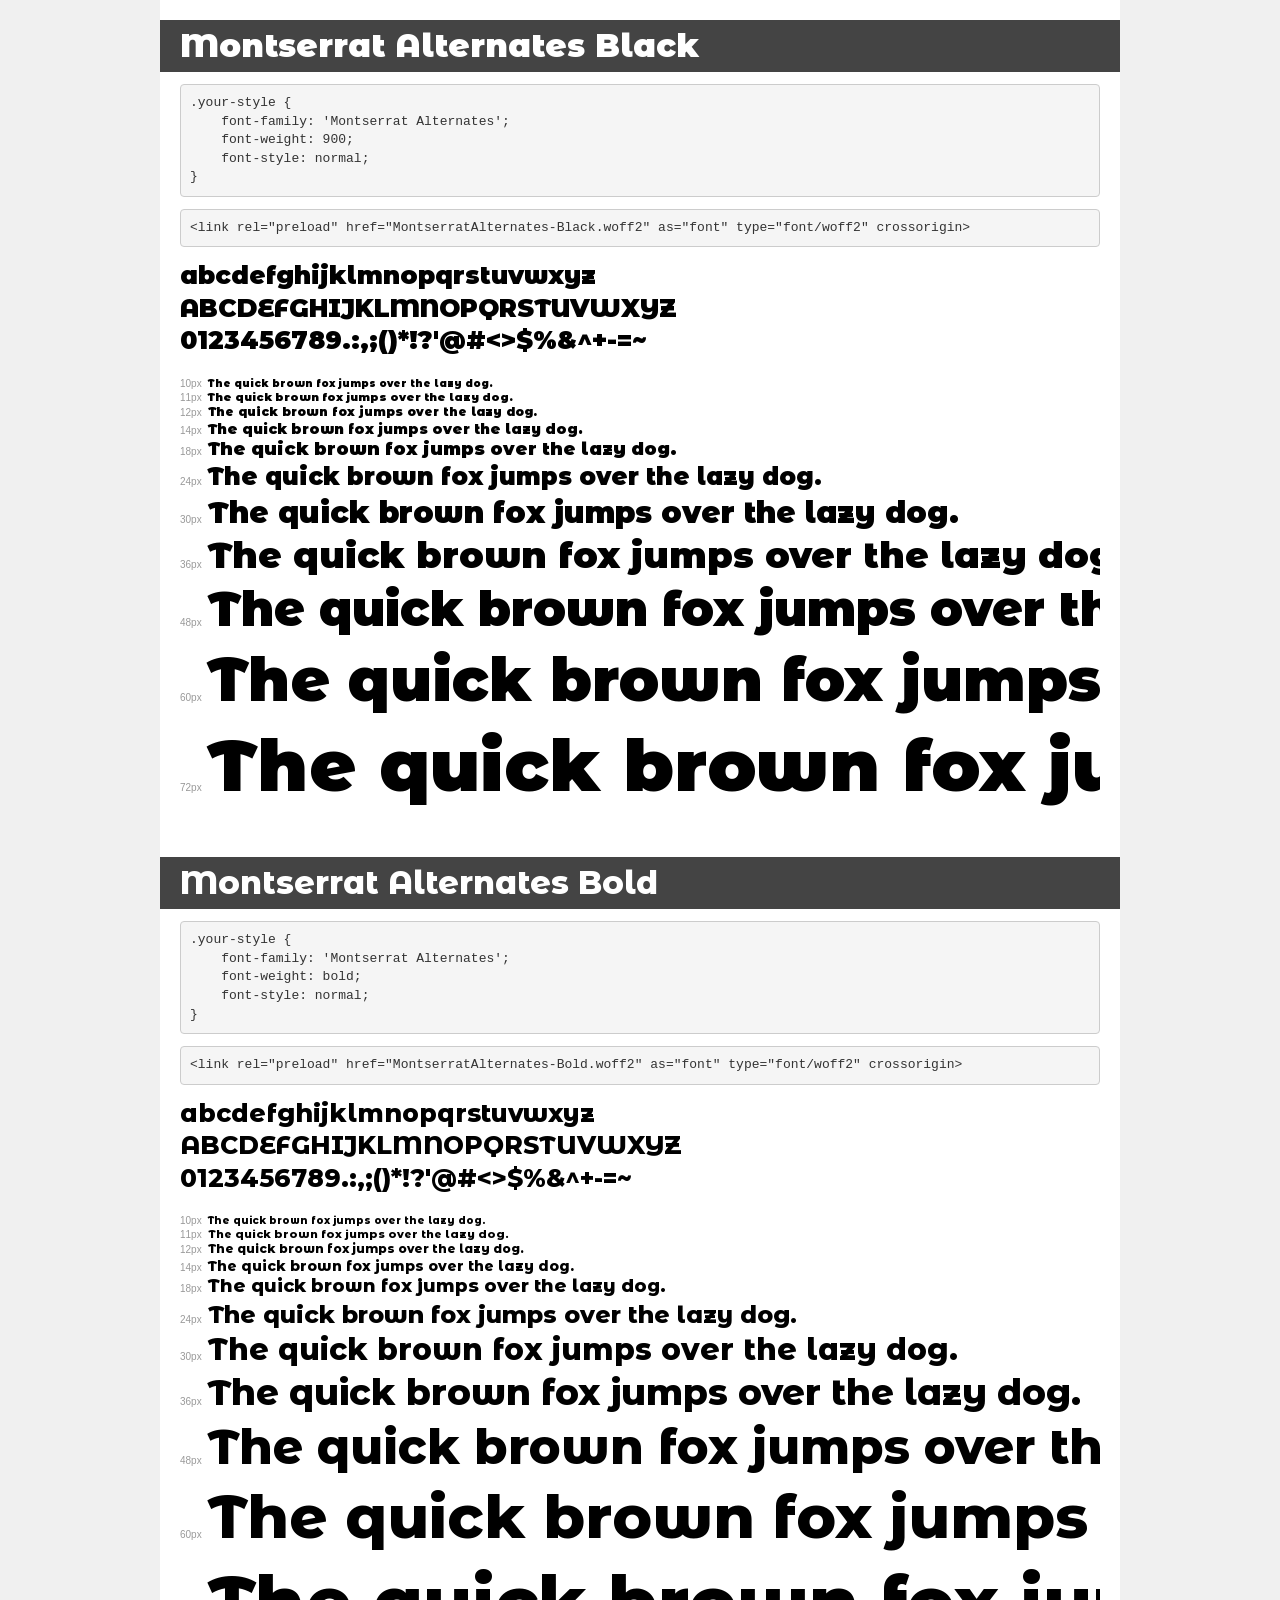
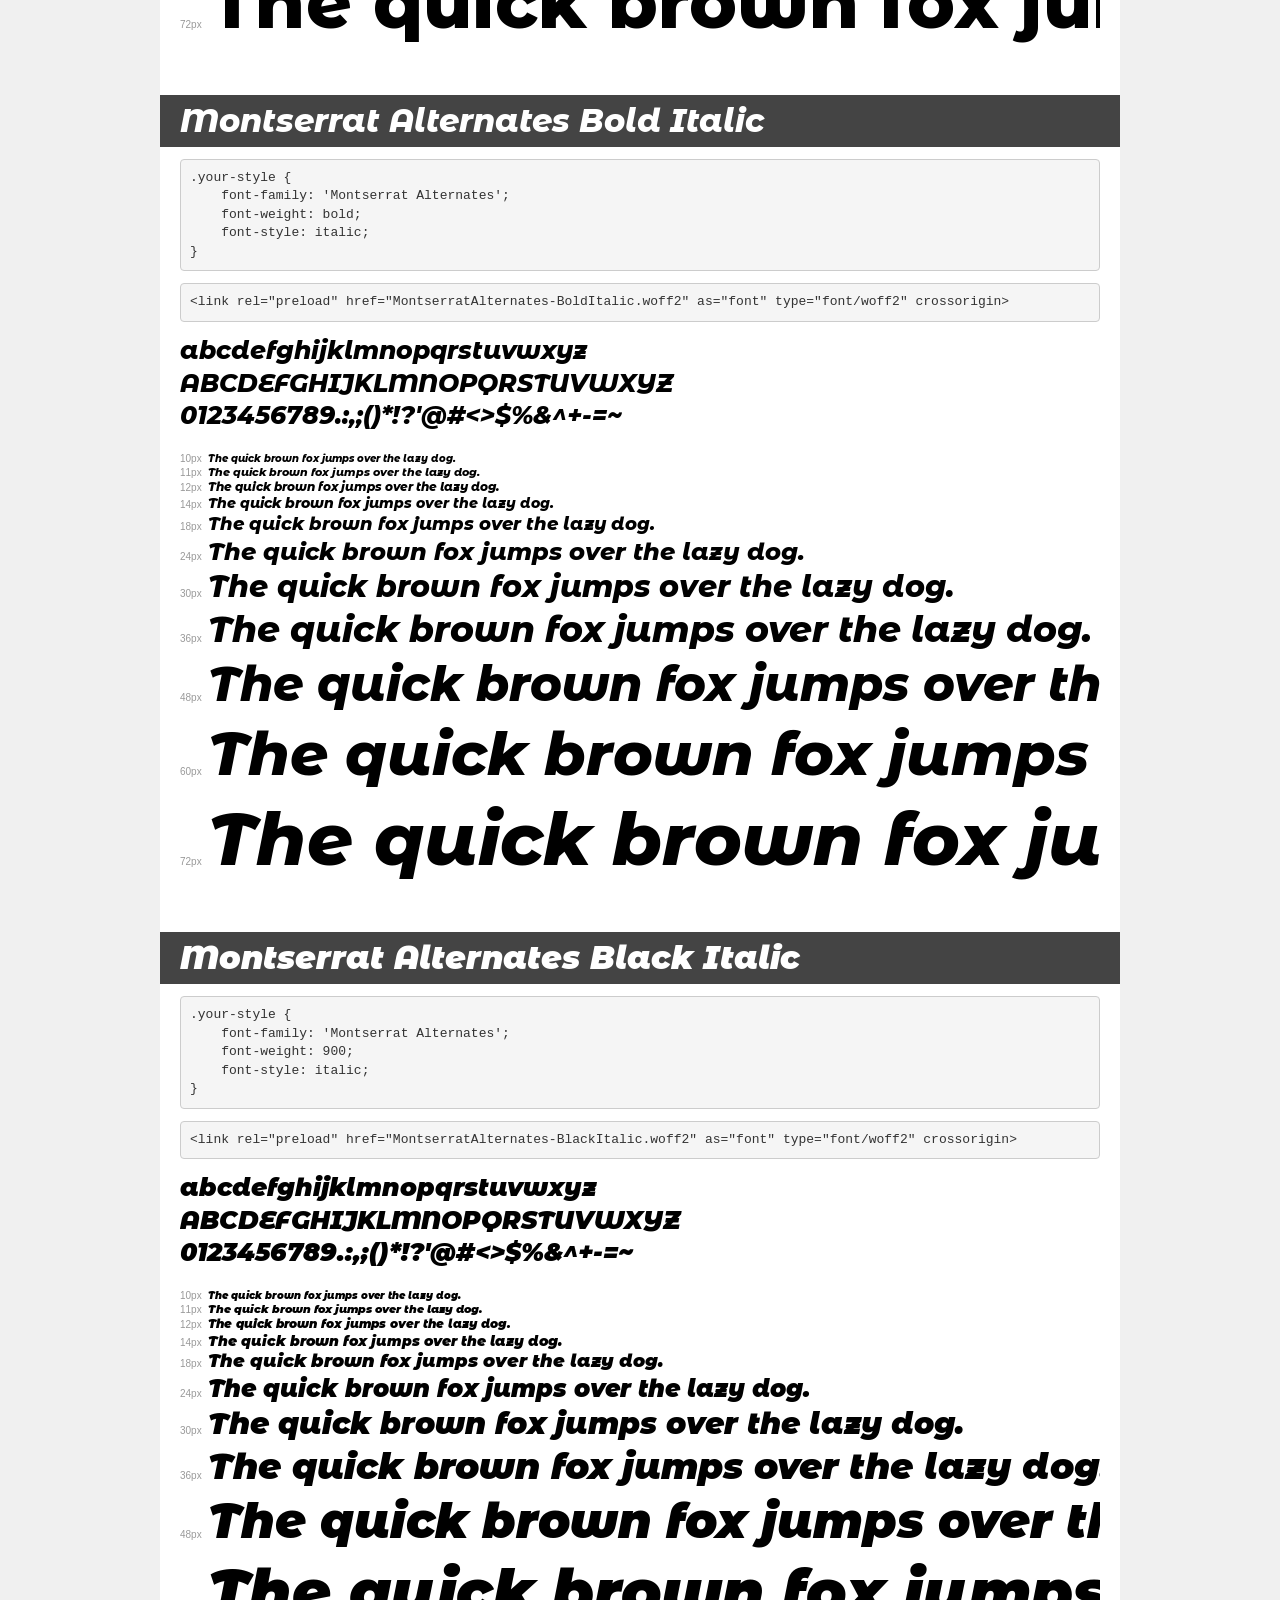
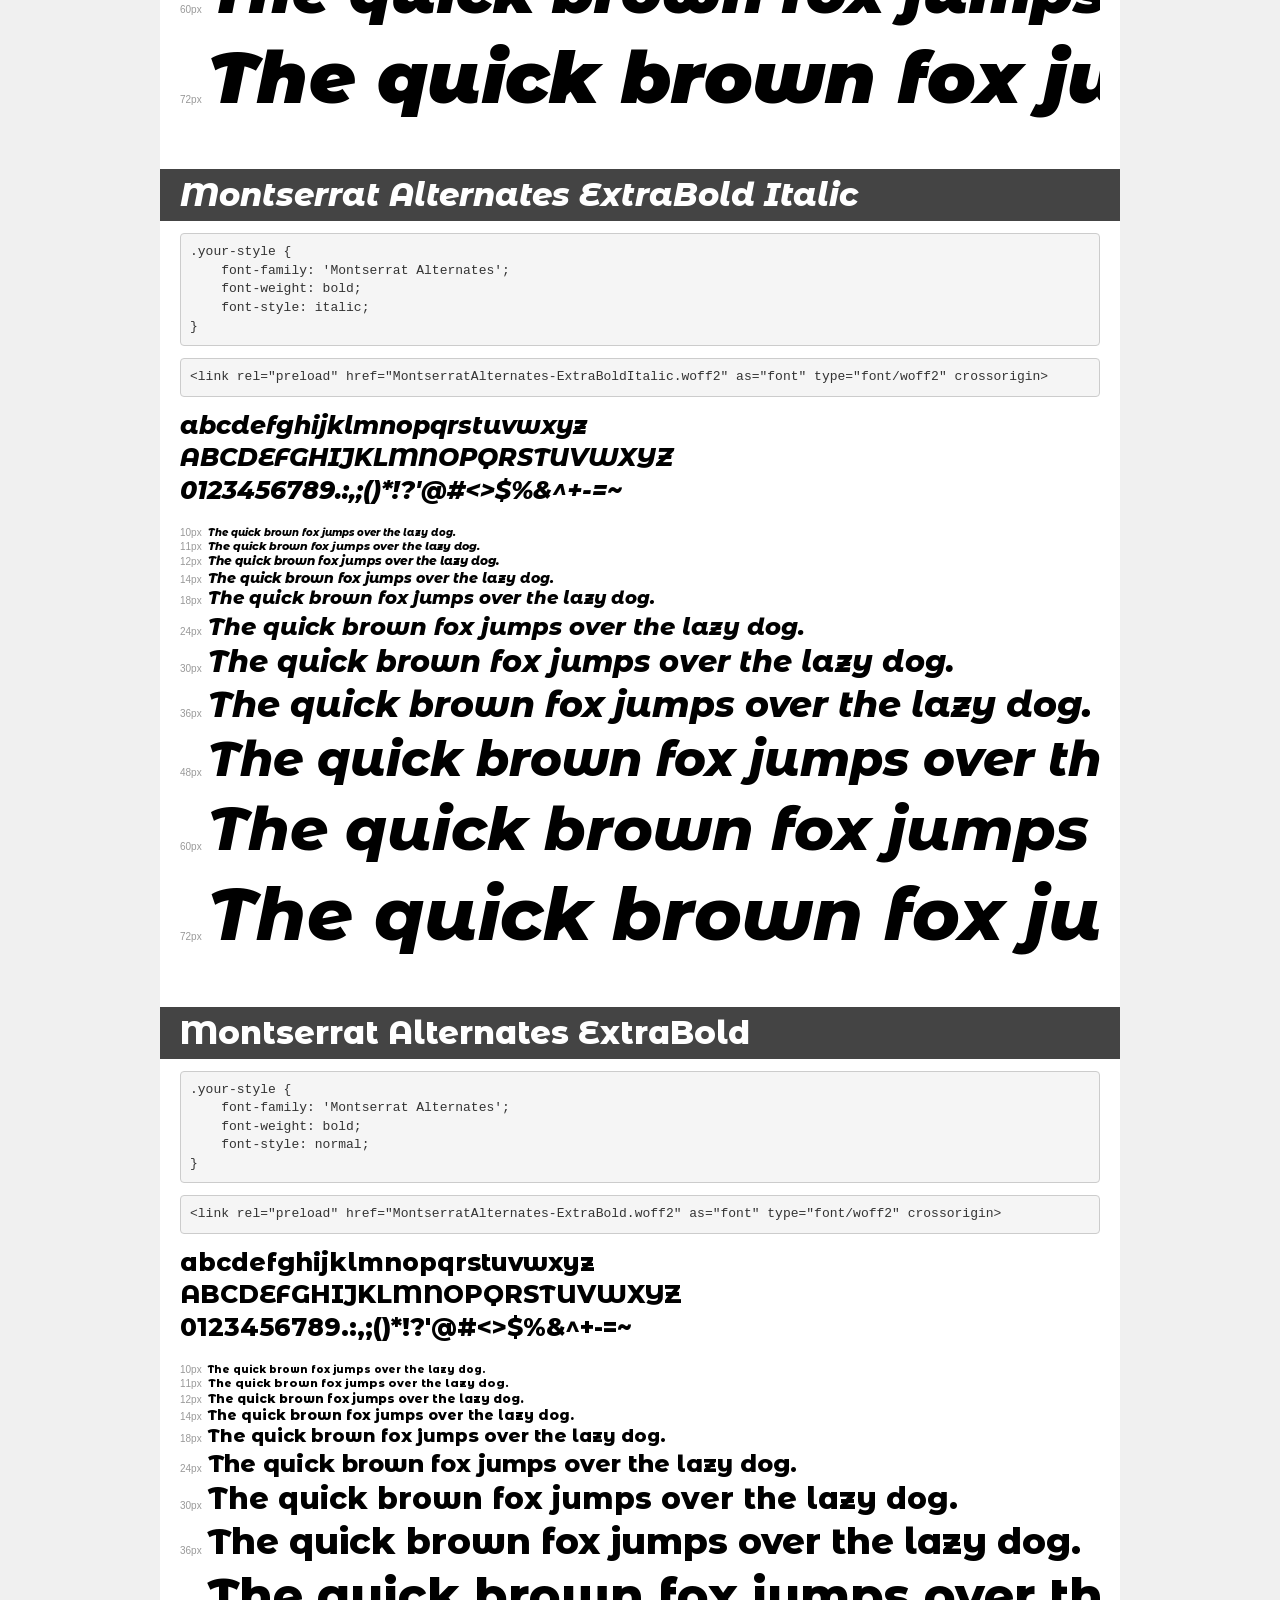
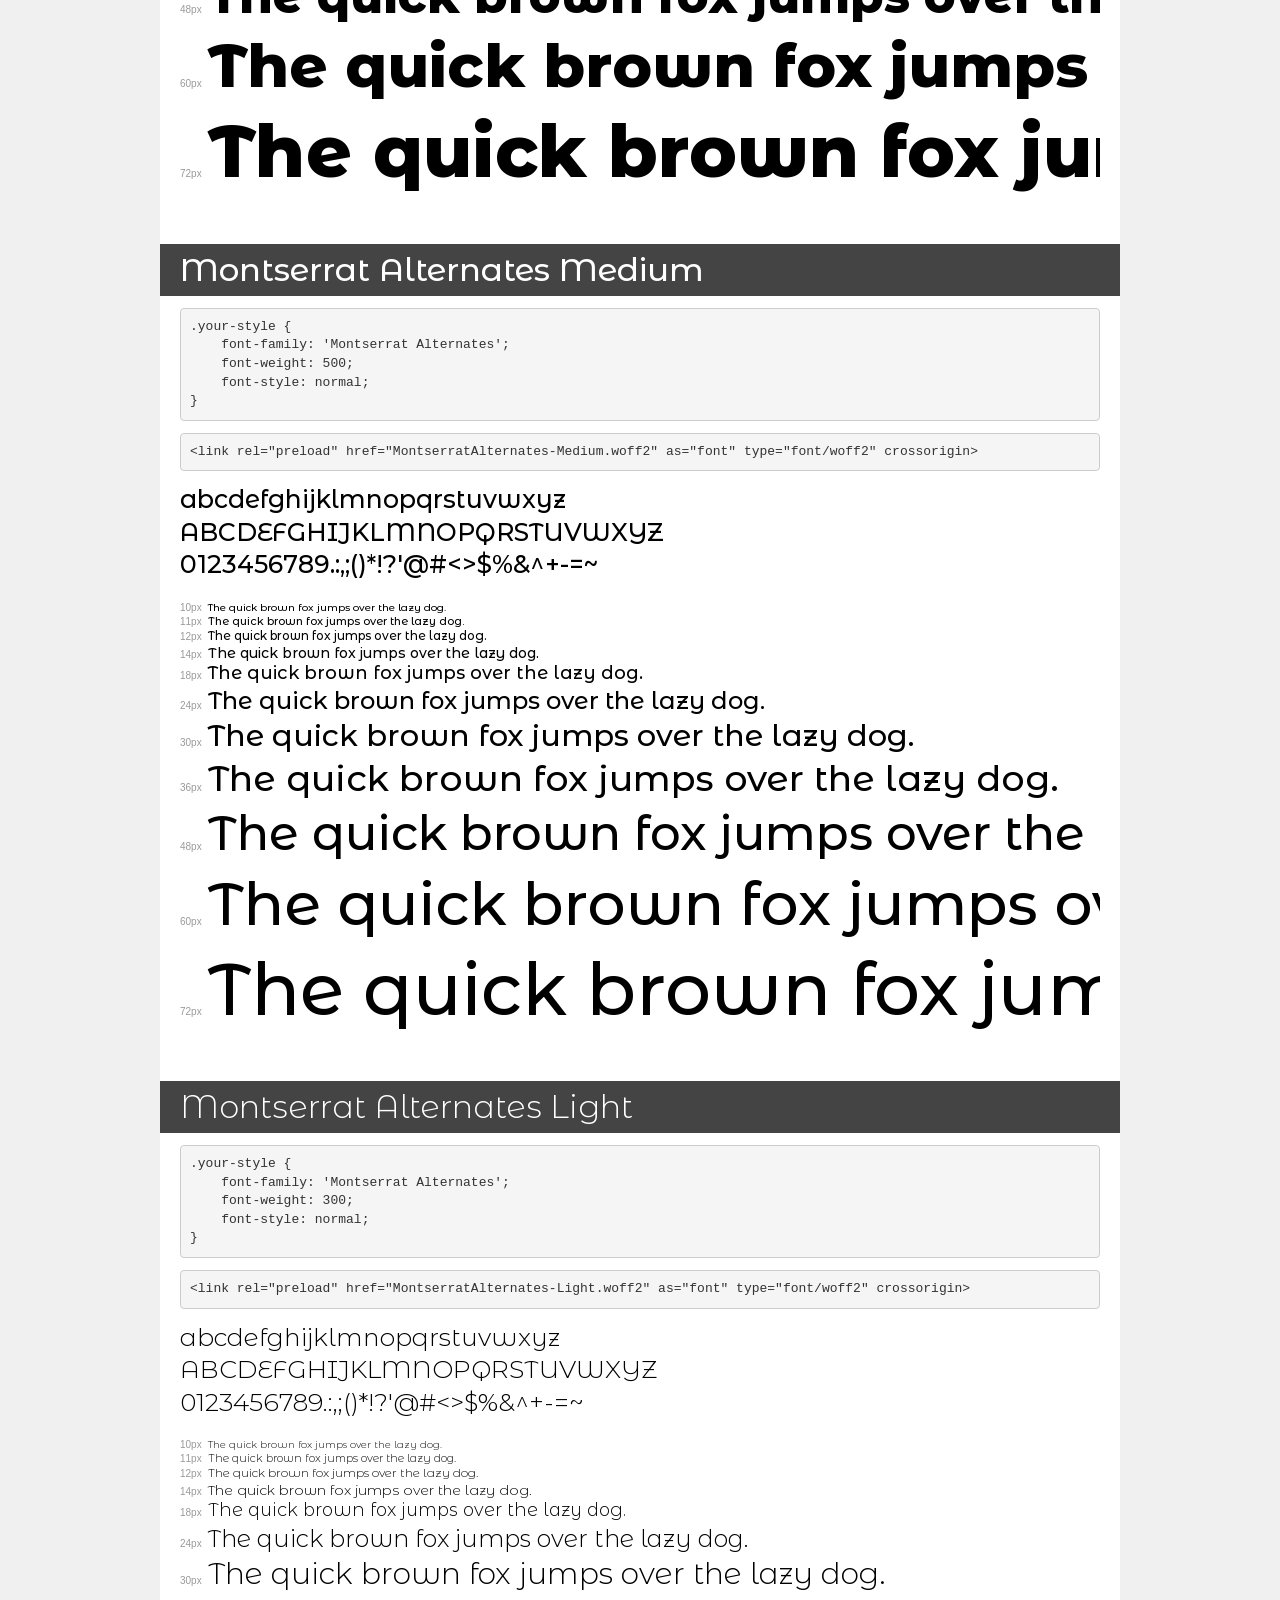
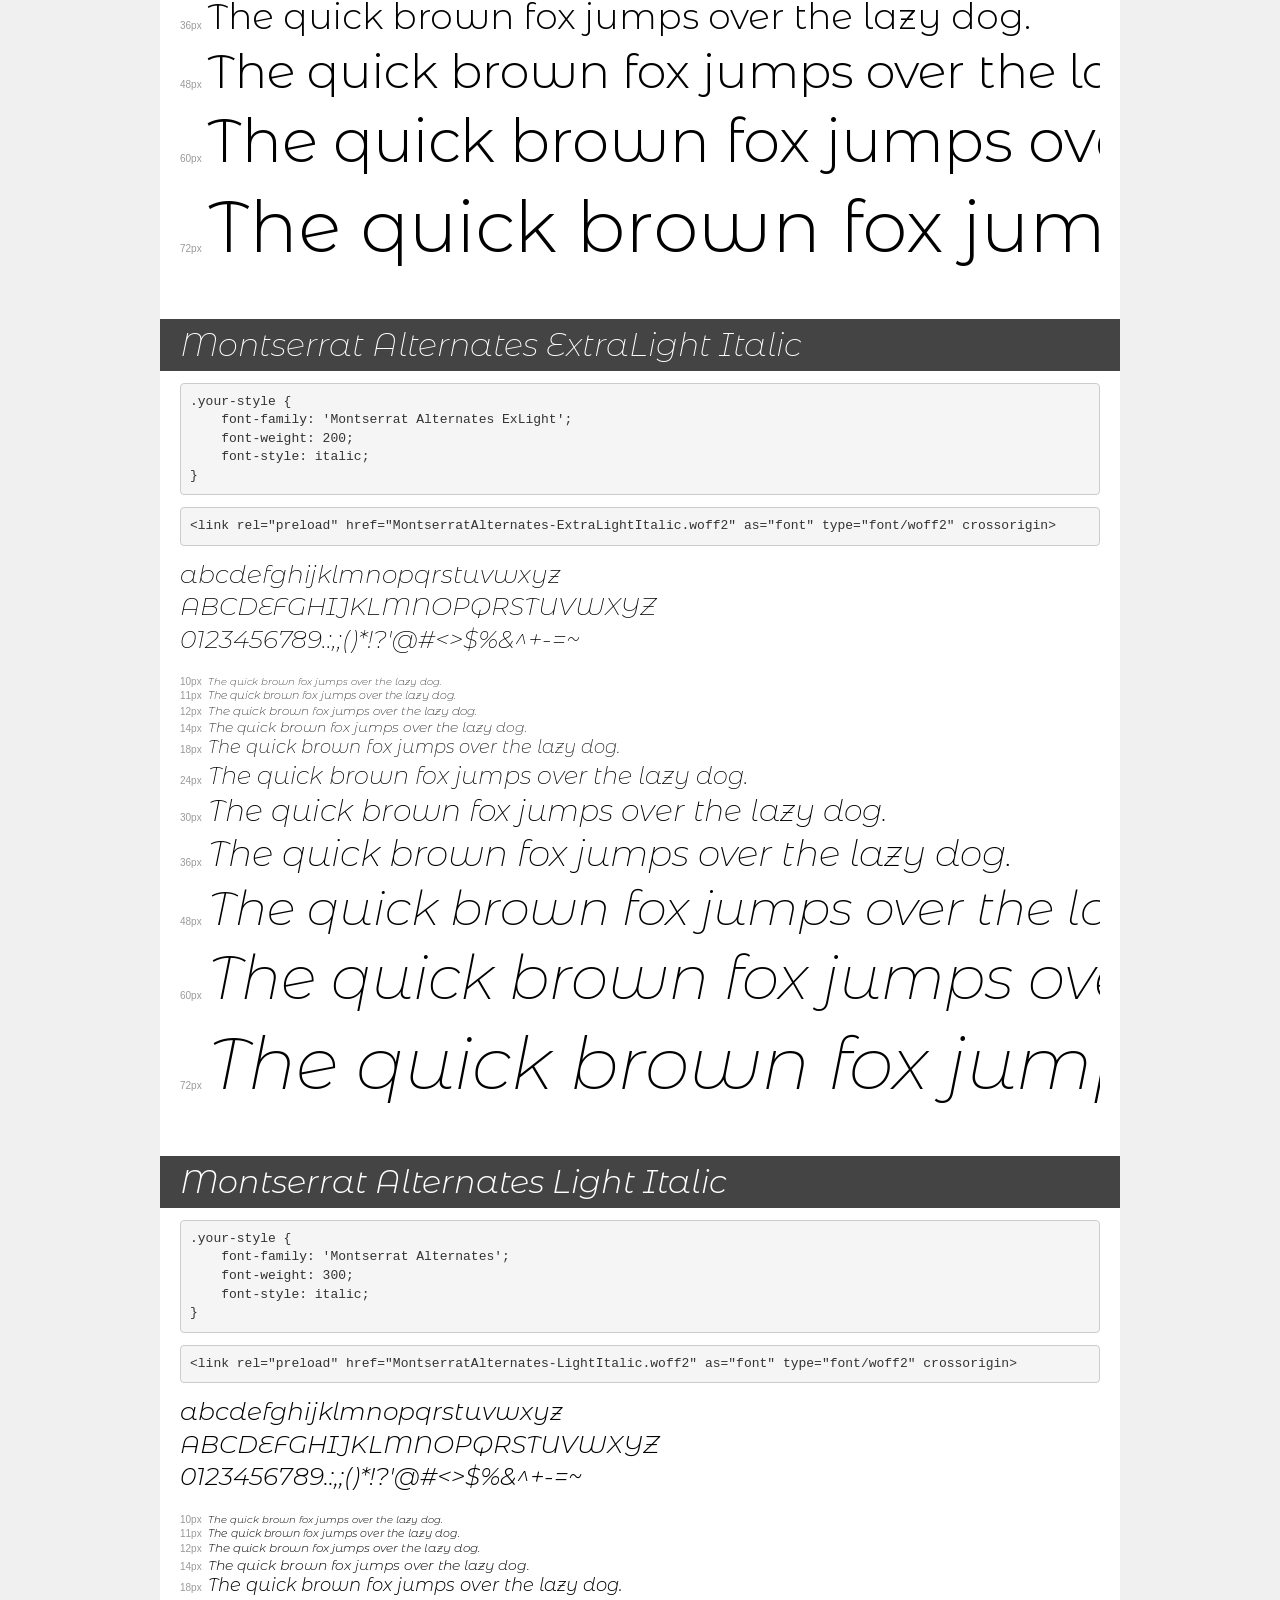
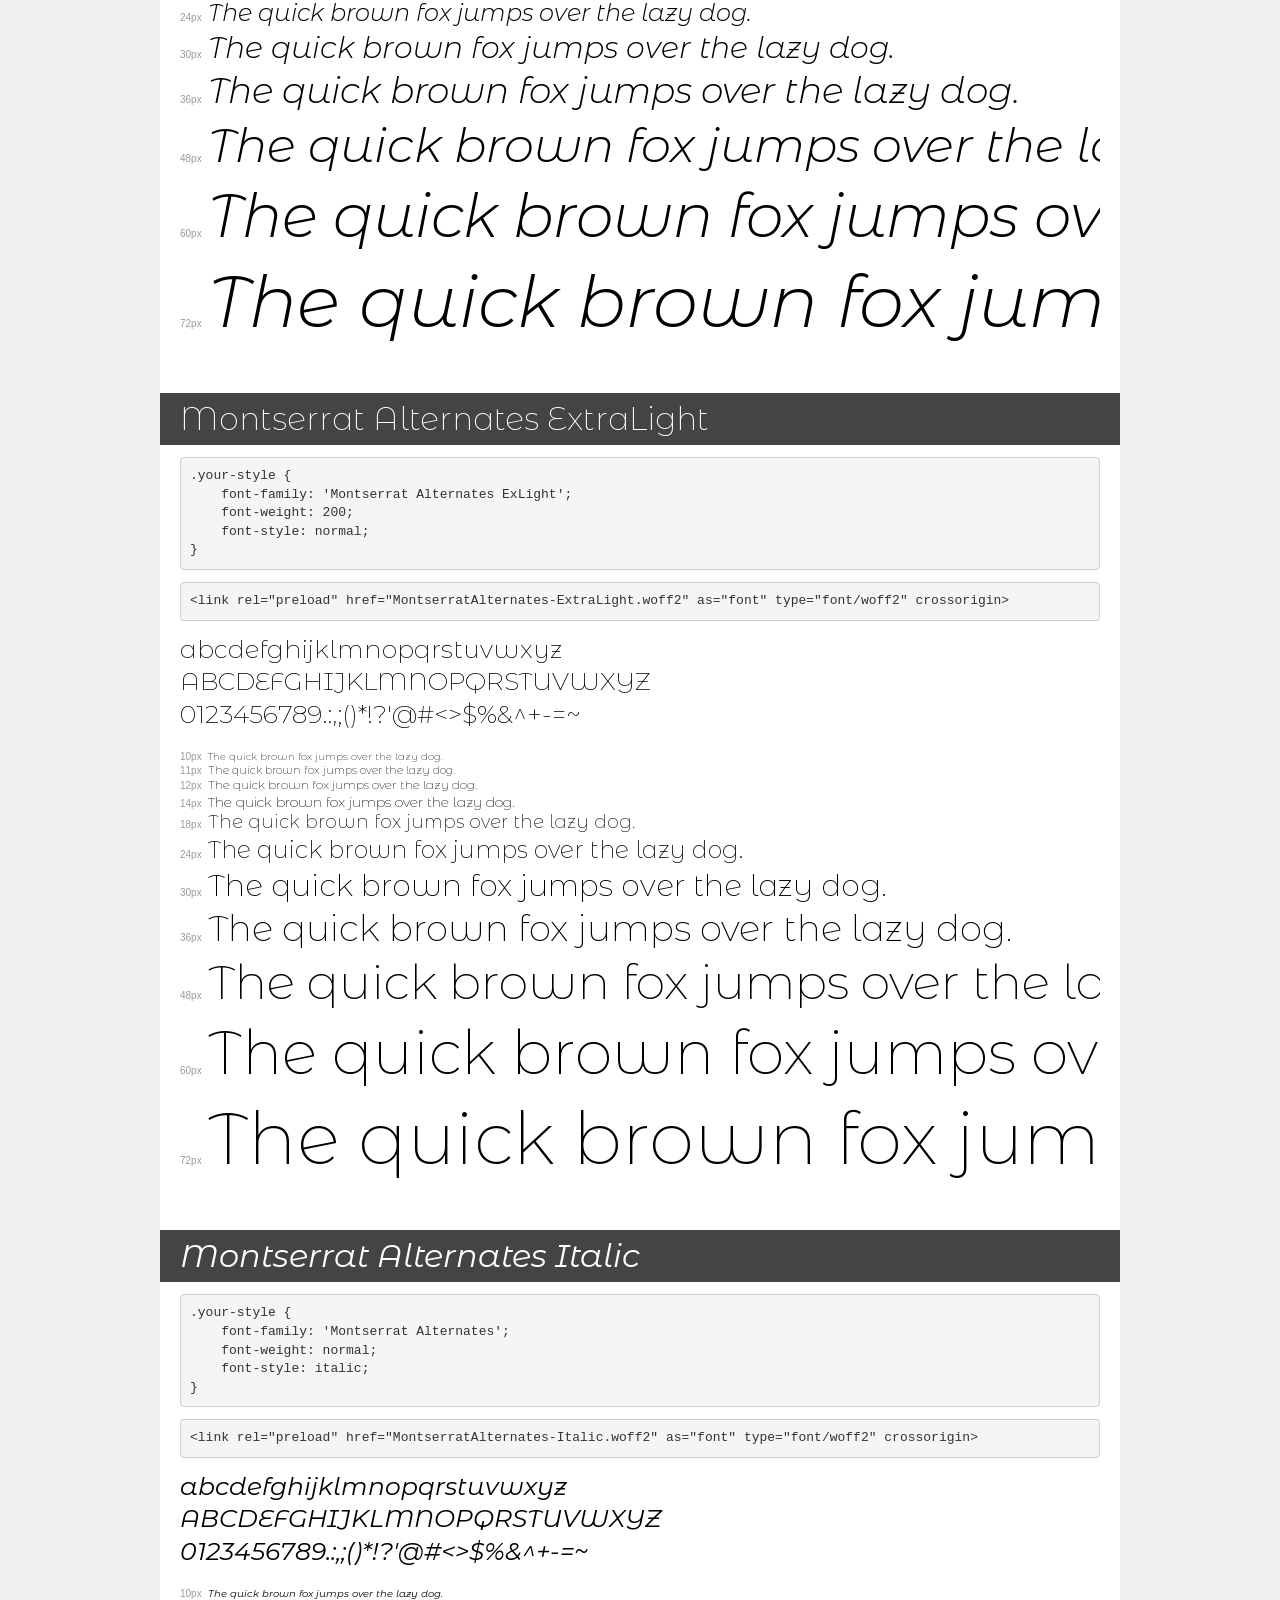
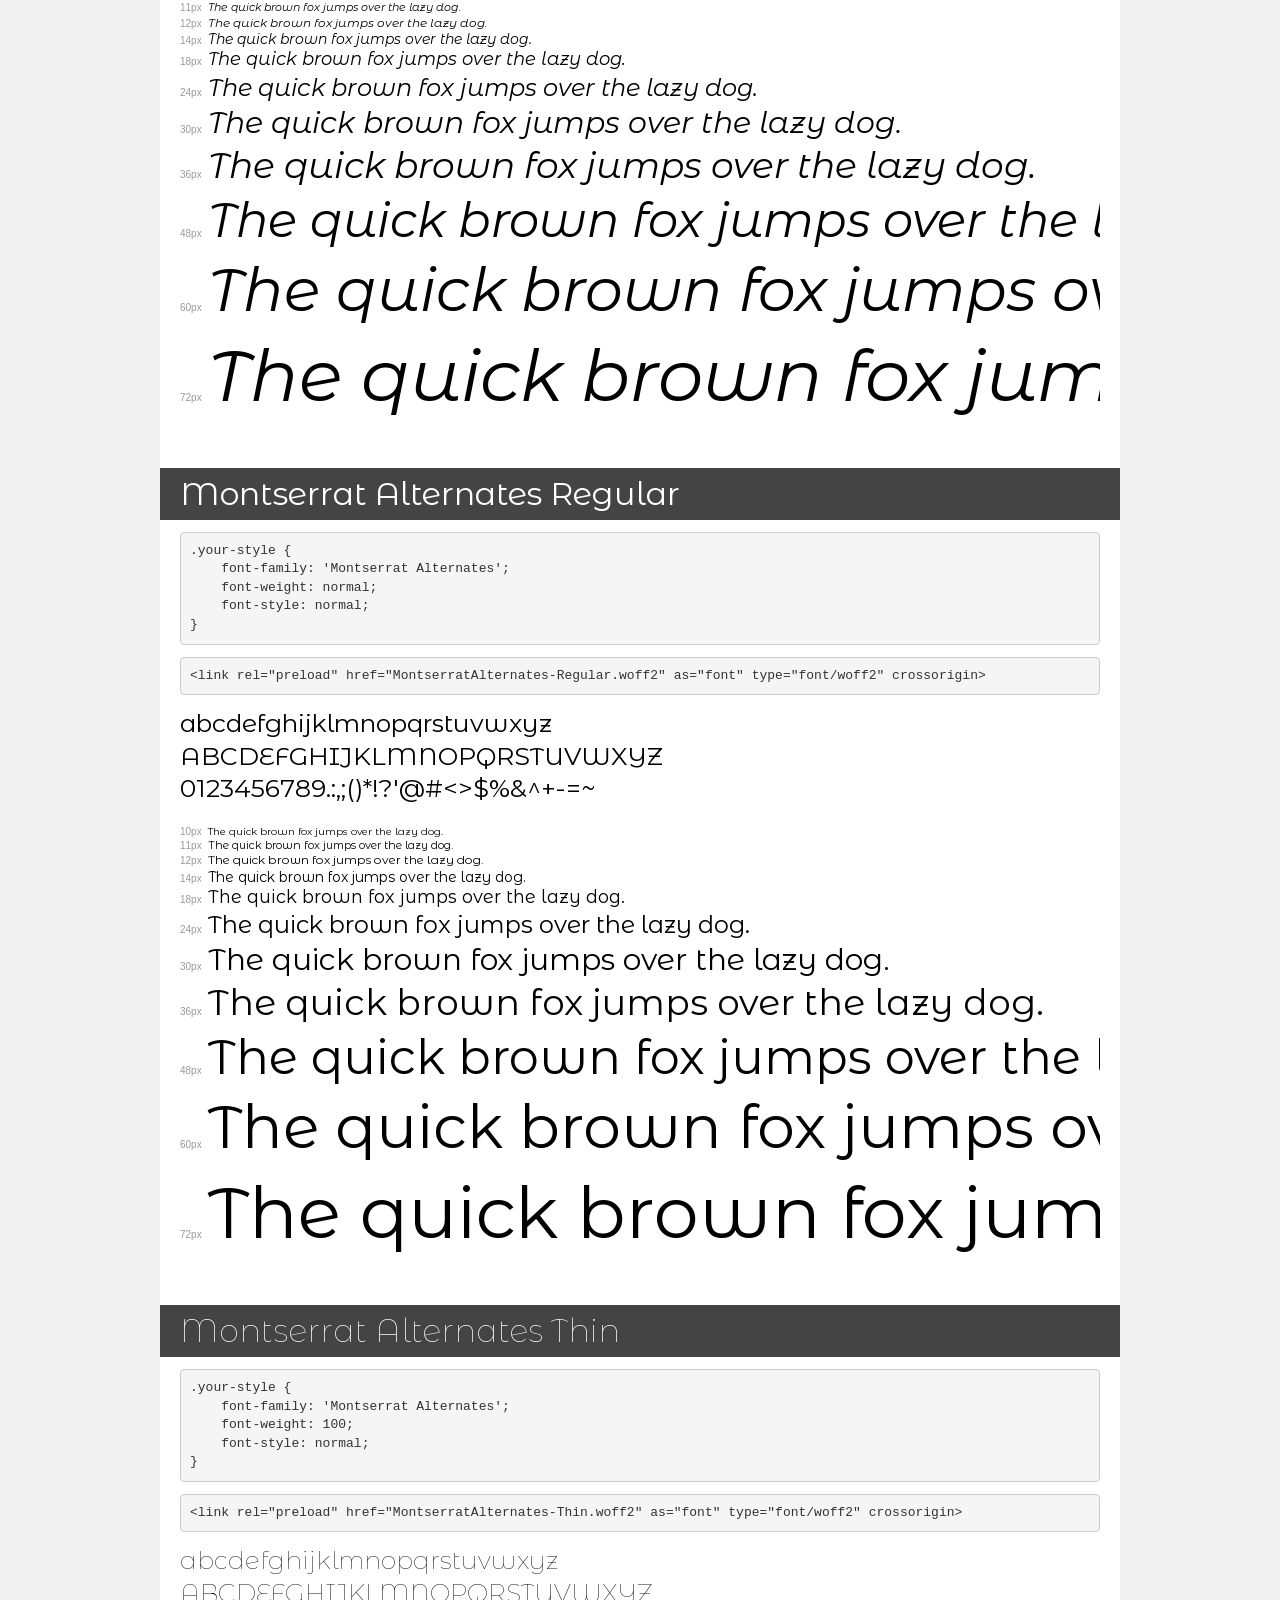
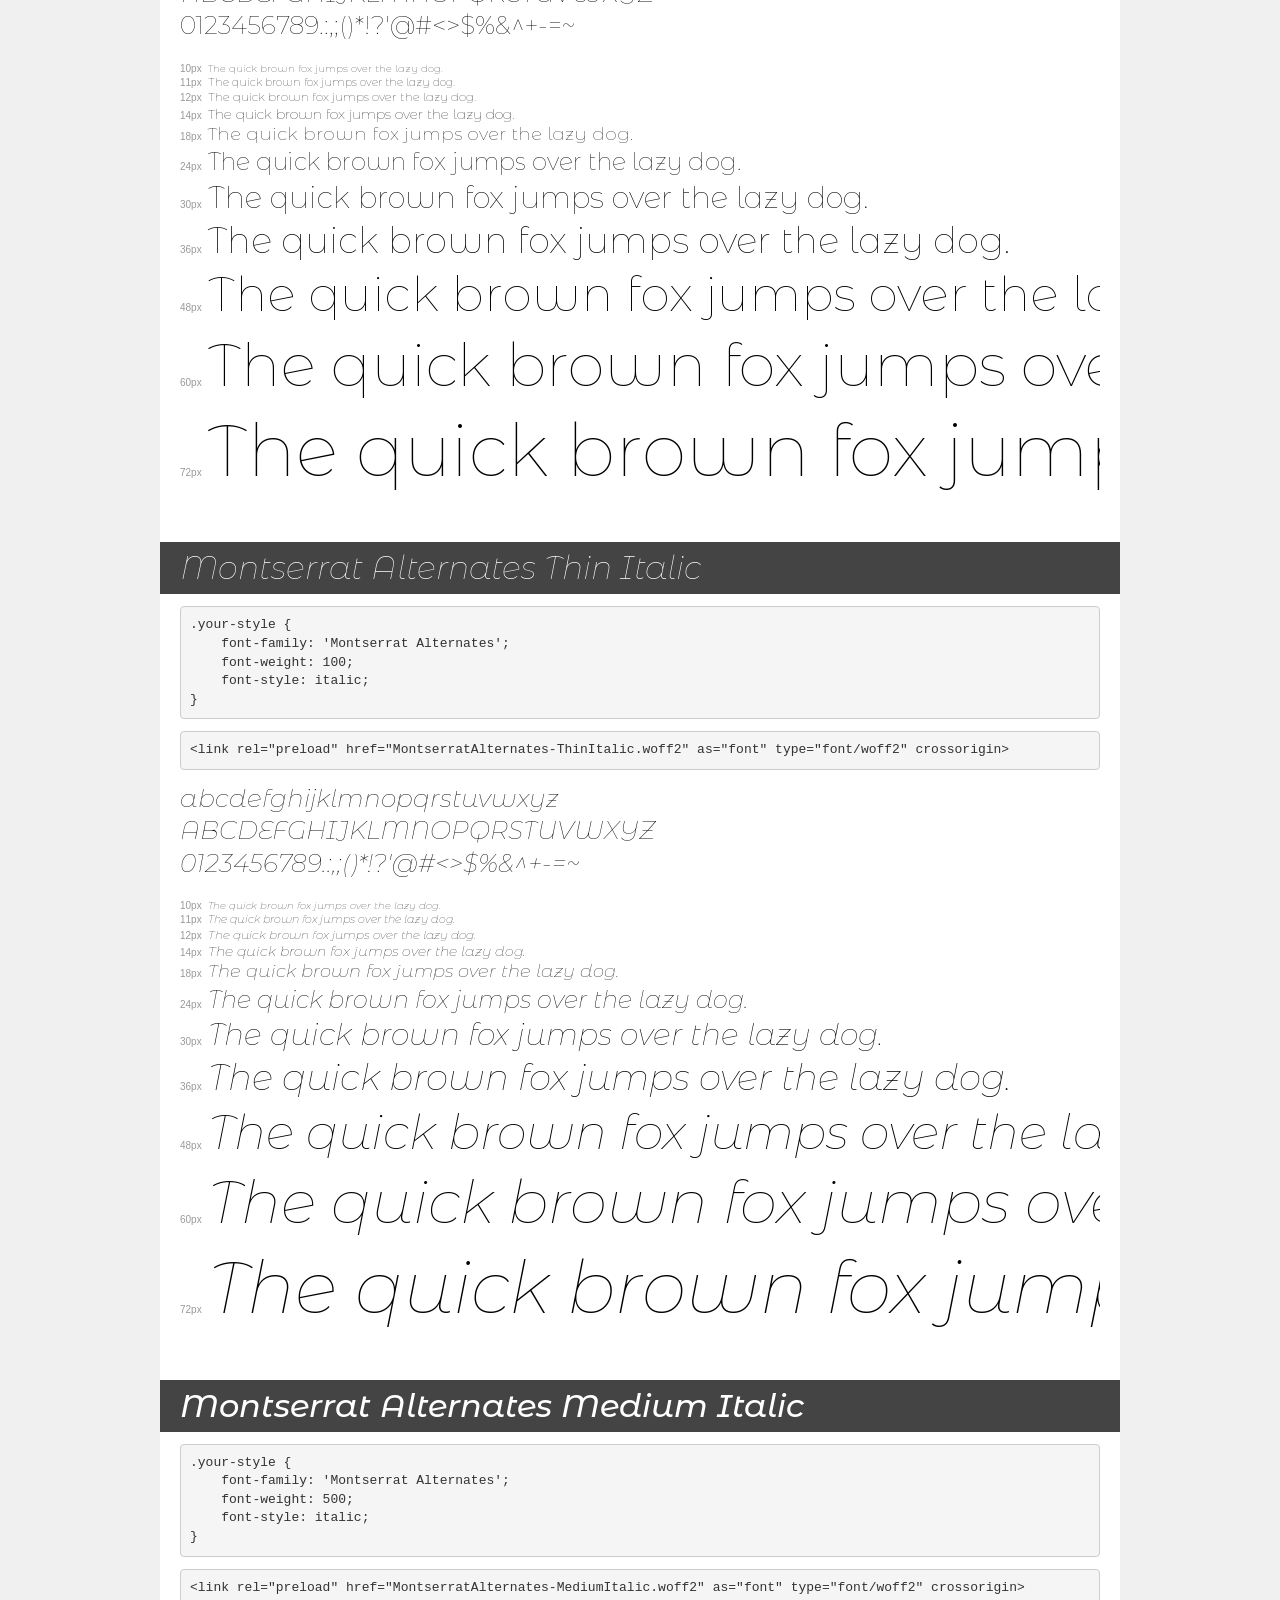
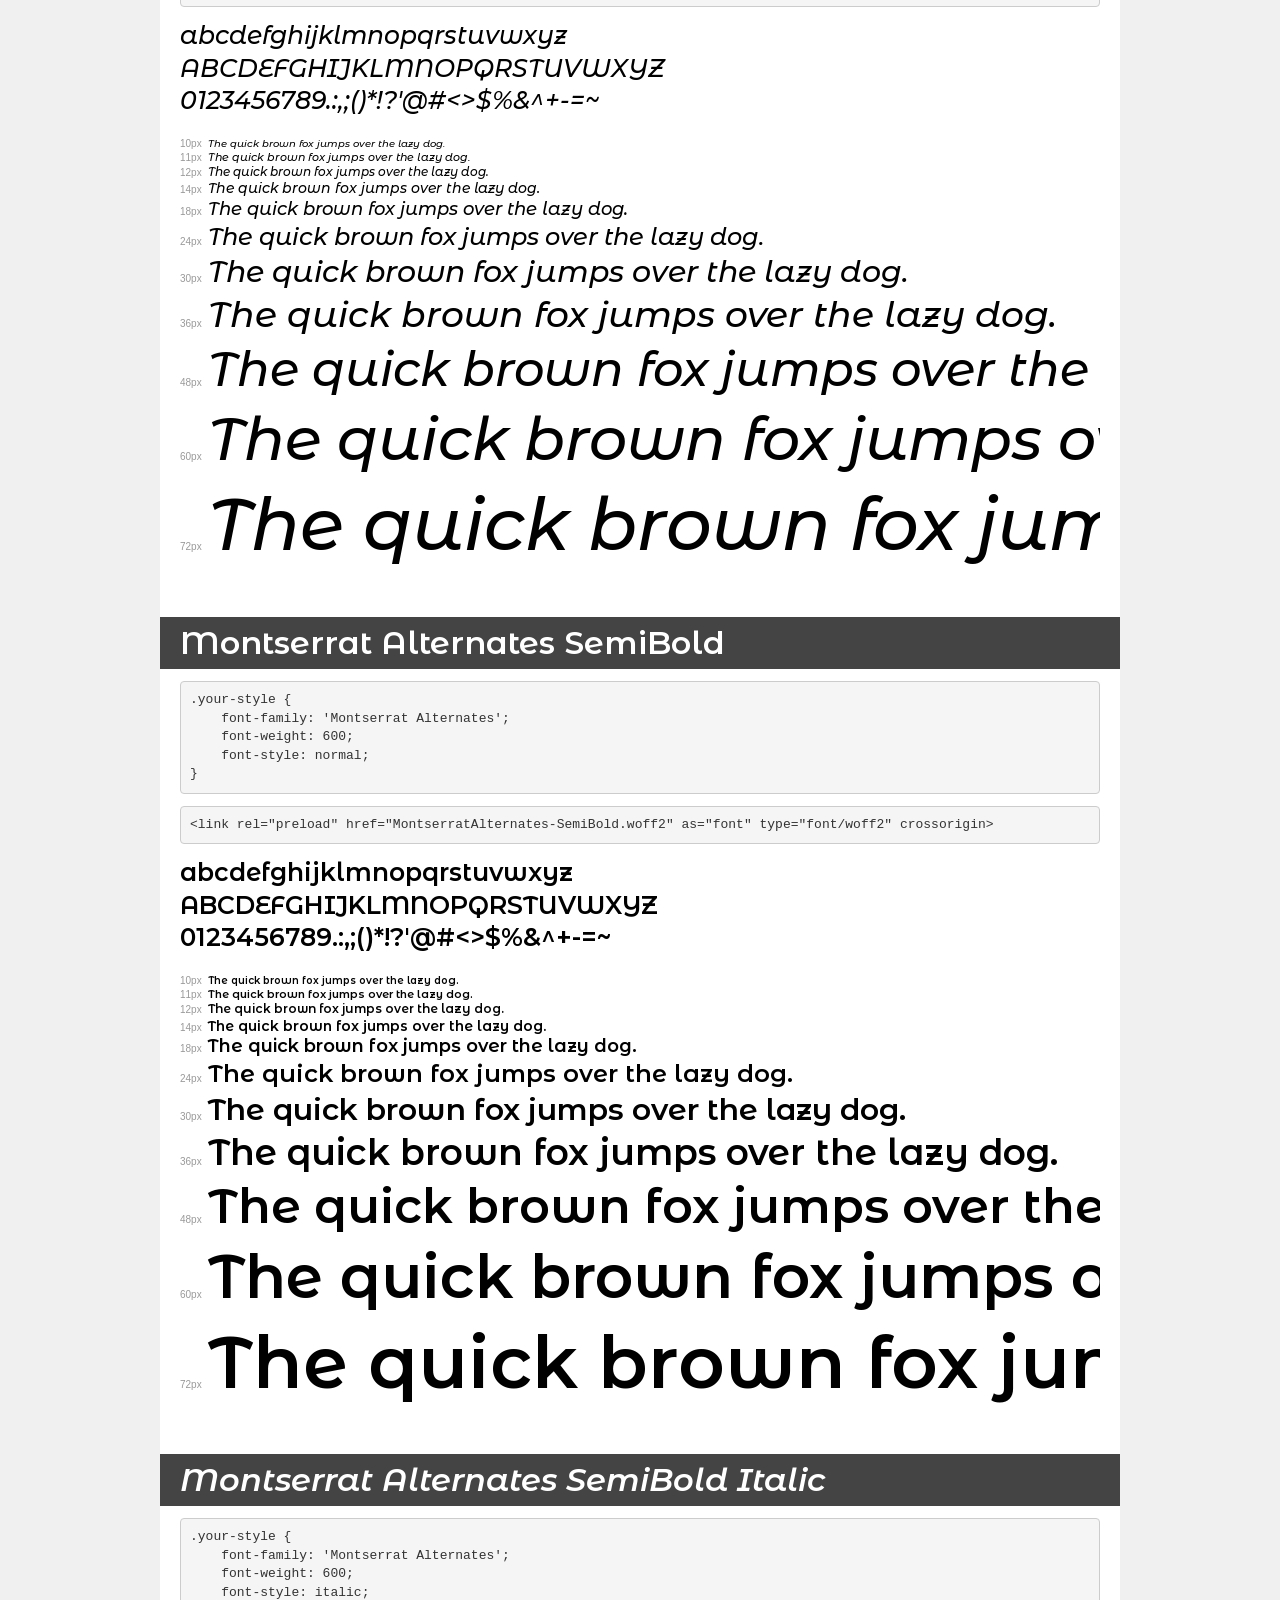
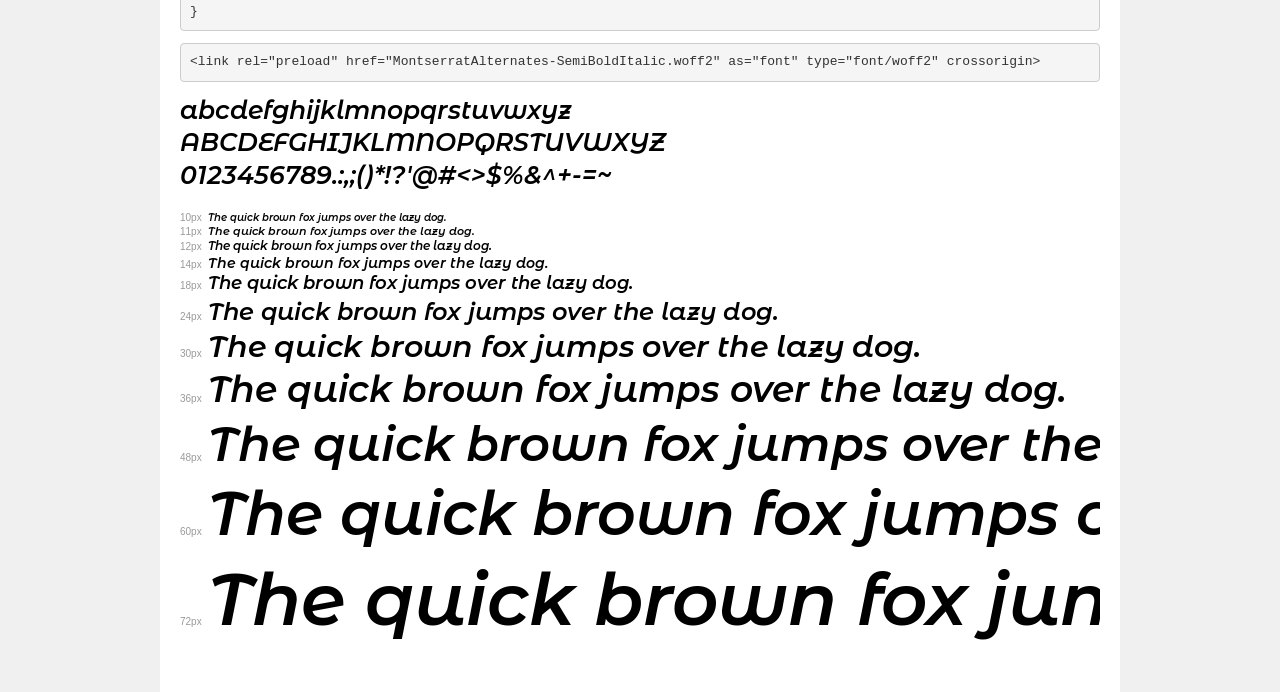
<file: Fonts/All others/Montserrat-Full-Version/Web Fonts/Montserrat Alternates/demo.html>
<!DOCTYPE html>
<html lang="en">
<head>
    <meta charset="utf-8">
    <meta http-equiv="X-UA-Compatible" content="IE=edge">
    <meta name="viewport" content="width=device-width, initial-scale=1">
    <meta name="robots" content="noindex, noarchive">
    <meta name="format-detection" content="telephone=no">
    <title>Transfonter demo</title>
    <link href="stylesheet.css" rel="stylesheet">
    <style>
        /*
        http://meyerweb.com/eric/tools/css/reset/
        v2.0 | 20110126
        License: none (public domain)
        */
        html, body, div, span, applet, object, iframe,
        h1, h2, h3, h4, h5, h6, p, blockquote, pre,
        a, abbr, acronym, address, big, cite, code,
        del, dfn, em, img, ins, kbd, q, s, samp,
        small, strike, strong, sub, sup, tt, var,
        b, u, i, center,
        dl, dt, dd, ol, ul, li,
        fieldset, form, label, legend,
        table, caption, tbody, tfoot, thead, tr, th, td,
        article, aside, canvas, details, embed,
        figure, figcaption, footer, header, hgroup,
        menu, nav, output, ruby, section, summary,
        time, mark, audio, video {
            margin: 0;
            padding: 0;
            border: 0;
            font-size: 100%;
            font: inherit;
            vertical-align: baseline;
        }
        /* HTML5 display-role reset for older browsers */
        article, aside, details, figcaption, figure,
        footer, header, hgroup, menu, nav, section {
            display: block;
        }
        body {
            line-height: 1;
        }
        ol, ul {
            list-style: none;
        }
        blockquote, q {
            quotes: none;
        }
        blockquote:before, blockquote:after,
        q:before, q:after {
            content: '';
            content: none;
        }
        table {
            border-collapse: collapse;
            border-spacing: 0;
        }
        /* demo styles */
        body {
            background: #f0f0f0;
            color: #000;
        }
        .page {
            background: #fff;
            width: 920px;
            margin: 0 auto;
            padding: 20px 20px 0 20px;
            overflow: hidden;
        }
        .font-container {
            overflow-x: auto;
            overflow-y: hidden;
            margin-bottom: 40px;
            line-height: 1.3;
            white-space: nowrap;
            padding-bottom: 5px;
        }
        h1 {
            position: relative;
            background: #444;
            font-size: 32px;
            color: #fff;
            padding: 10px 20px;
            margin: 0 -20px 12px -20px;
        }
        .letters {
            font-size: 25px;
            margin-bottom: 20px;
        }
        .s10:before {
            content: '10px';
        }
        .s11:before {
            content: '11px';
        }
        .s12:before {
            content: '12px';
        }
        .s14:before {
            content: '14px';
        }
        .s18:before {
            content: '18px';
        }
        .s24:before {
            content: '24px';
        }
        .s30:before {
            content: '30px';
        }
        .s36:before {
            content: '36px';
        }
        .s48:before {
            content: '48px';
        }
        .s60:before {
            content: '60px';
        }
        .s72:before {
            content: '72px';
        }
        .s10:before, .s11:before, .s12:before, .s14:before,
        .s18:before, .s24:before, .s30:before, .s36:before,
        .s48:before, .s60:before, .s72:before {
            font-family: Arial, sans-serif;
            font-size: 10px;
            font-weight: normal;
            font-style: normal;
            color: #999;
            padding-right: 6px;
        }
        pre {
            display: block;
            padding: 9px;
            margin: 0 0 12px;
            font-family: Monaco, Menlo, Consolas, "Courier New", monospace;
            font-size: 13px;
            line-height: 1.428571429;
            color: #333;
            font-weight: normal;
            font-style: normal;
            background-color: #f5f5f5;
            border: 1px solid #ccc;
            overflow-x: auto;
            border-radius: 4px;
        }
        /* responsive */
        @media (max-width: 959px) {
            .page {
                width: auto;
                margin: 0;
            }
        }
    </style>
</head>
<body>
<div class="page">
    <div class="demo">
        <h1 style="font-family: 'Montserrat Alternates'; font-weight: 900; font-style: normal;">Montserrat Alternates Black</h1>
        <pre title="Usage">.your-style {
    font-family: 'Montserrat Alternates';
    font-weight: 900;
    font-style: normal;
}</pre>
        <pre title="Preload (optional)">
&lt;link rel=&quot;preload&quot; href=&quot;MontserratAlternates-Black.woff2&quot; as=&quot;font&quot; type=&quot;font/woff2&quot; crossorigin&gt;</pre>
        <div class="font-container" style="font-family: 'Montserrat Alternates'; font-weight: 900; font-style: normal;">
            <p class="letters">
                abcdefghijklmnopqrstuvwxyz<br>
ABCDEFGHIJKLMNOPQRSTUVWXYZ<br>
                0123456789.:,;()*!?'@#&lt;&gt;$%&^+-=~
            </p>
            <p class="s10" style="font-size: 10px;">The quick brown fox jumps over the lazy dog.</p>
            <p class="s11" style="font-size: 11px;">The quick brown fox jumps over the lazy dog.</p>
            <p class="s12" style="font-size: 12px;">The quick brown fox jumps over the lazy dog.</p>
            <p class="s14" style="font-size: 14px;">The quick brown fox jumps over the lazy dog.</p>
            <p class="s18" style="font-size: 18px;">The quick brown fox jumps over the lazy dog.</p>
            <p class="s24" style="font-size: 24px;">The quick brown fox jumps over the lazy dog.</p>
            <p class="s30" style="font-size: 30px;">The quick brown fox jumps over the lazy dog.</p>
            <p class="s36" style="font-size: 36px;">The quick brown fox jumps over the lazy dog.</p>
            <p class="s48" style="font-size: 48px;">The quick brown fox jumps over the lazy dog.</p>
            <p class="s60" style="font-size: 60px;">The quick brown fox jumps over the lazy dog.</p>
            <p class="s72" style="font-size: 72px;">The quick brown fox jumps over the lazy dog.</p>
        </div>
    </div>

    <div class="demo">
        <h1 style="font-family: 'Montserrat Alternates'; font-weight: bold; font-style: normal;">Montserrat Alternates Bold</h1>
        <pre title="Usage">.your-style {
    font-family: 'Montserrat Alternates';
    font-weight: bold;
    font-style: normal;
}</pre>
        <pre title="Preload (optional)">
&lt;link rel=&quot;preload&quot; href=&quot;MontserratAlternates-Bold.woff2&quot; as=&quot;font&quot; type=&quot;font/woff2&quot; crossorigin&gt;</pre>
        <div class="font-container" style="font-family: 'Montserrat Alternates'; font-weight: bold; font-style: normal;">
            <p class="letters">
                abcdefghijklmnopqrstuvwxyz<br>
ABCDEFGHIJKLMNOPQRSTUVWXYZ<br>
                0123456789.:,;()*!?'@#&lt;&gt;$%&^+-=~
            </p>
            <p class="s10" style="font-size: 10px;">The quick brown fox jumps over the lazy dog.</p>
            <p class="s11" style="font-size: 11px;">The quick brown fox jumps over the lazy dog.</p>
            <p class="s12" style="font-size: 12px;">The quick brown fox jumps over the lazy dog.</p>
            <p class="s14" style="font-size: 14px;">The quick brown fox jumps over the lazy dog.</p>
            <p class="s18" style="font-size: 18px;">The quick brown fox jumps over the lazy dog.</p>
            <p class="s24" style="font-size: 24px;">The quick brown fox jumps over the lazy dog.</p>
            <p class="s30" style="font-size: 30px;">The quick brown fox jumps over the lazy dog.</p>
            <p class="s36" style="font-size: 36px;">The quick brown fox jumps over the lazy dog.</p>
            <p class="s48" style="font-size: 48px;">The quick brown fox jumps over the lazy dog.</p>
            <p class="s60" style="font-size: 60px;">The quick brown fox jumps over the lazy dog.</p>
            <p class="s72" style="font-size: 72px;">The quick brown fox jumps over the lazy dog.</p>
        </div>
    </div>

    <div class="demo">
        <h1 style="font-family: 'Montserrat Alternates'; font-weight: bold; font-style: italic;">Montserrat Alternates Bold Italic</h1>
        <pre title="Usage">.your-style {
    font-family: 'Montserrat Alternates';
    font-weight: bold;
    font-style: italic;
}</pre>
        <pre title="Preload (optional)">
&lt;link rel=&quot;preload&quot; href=&quot;MontserratAlternates-BoldItalic.woff2&quot; as=&quot;font&quot; type=&quot;font/woff2&quot; crossorigin&gt;</pre>
        <div class="font-container" style="font-family: 'Montserrat Alternates'; font-weight: bold; font-style: italic;">
            <p class="letters">
                abcdefghijklmnopqrstuvwxyz<br>
ABCDEFGHIJKLMNOPQRSTUVWXYZ<br>
                0123456789.:,;()*!?'@#&lt;&gt;$%&^+-=~
            </p>
            <p class="s10" style="font-size: 10px;">The quick brown fox jumps over the lazy dog.</p>
            <p class="s11" style="font-size: 11px;">The quick brown fox jumps over the lazy dog.</p>
            <p class="s12" style="font-size: 12px;">The quick brown fox jumps over the lazy dog.</p>
            <p class="s14" style="font-size: 14px;">The quick brown fox jumps over the lazy dog.</p>
            <p class="s18" style="font-size: 18px;">The quick brown fox jumps over the lazy dog.</p>
            <p class="s24" style="font-size: 24px;">The quick brown fox jumps over the lazy dog.</p>
            <p class="s30" style="font-size: 30px;">The quick brown fox jumps over the lazy dog.</p>
            <p class="s36" style="font-size: 36px;">The quick brown fox jumps over the lazy dog.</p>
            <p class="s48" style="font-size: 48px;">The quick brown fox jumps over the lazy dog.</p>
            <p class="s60" style="font-size: 60px;">The quick brown fox jumps over the lazy dog.</p>
            <p class="s72" style="font-size: 72px;">The quick brown fox jumps over the lazy dog.</p>
        </div>
    </div>

    <div class="demo">
        <h1 style="font-family: 'Montserrat Alternates'; font-weight: 900; font-style: italic;">Montserrat Alternates Black Italic</h1>
        <pre title="Usage">.your-style {
    font-family: 'Montserrat Alternates';
    font-weight: 900;
    font-style: italic;
}</pre>
        <pre title="Preload (optional)">
&lt;link rel=&quot;preload&quot; href=&quot;MontserratAlternates-BlackItalic.woff2&quot; as=&quot;font&quot; type=&quot;font/woff2&quot; crossorigin&gt;</pre>
        <div class="font-container" style="font-family: 'Montserrat Alternates'; font-weight: 900; font-style: italic;">
            <p class="letters">
                abcdefghijklmnopqrstuvwxyz<br>
ABCDEFGHIJKLMNOPQRSTUVWXYZ<br>
                0123456789.:,;()*!?'@#&lt;&gt;$%&^+-=~
            </p>
            <p class="s10" style="font-size: 10px;">The quick brown fox jumps over the lazy dog.</p>
            <p class="s11" style="font-size: 11px;">The quick brown fox jumps over the lazy dog.</p>
            <p class="s12" style="font-size: 12px;">The quick brown fox jumps over the lazy dog.</p>
            <p class="s14" style="font-size: 14px;">The quick brown fox jumps over the lazy dog.</p>
            <p class="s18" style="font-size: 18px;">The quick brown fox jumps over the lazy dog.</p>
            <p class="s24" style="font-size: 24px;">The quick brown fox jumps over the lazy dog.</p>
            <p class="s30" style="font-size: 30px;">The quick brown fox jumps over the lazy dog.</p>
            <p class="s36" style="font-size: 36px;">The quick brown fox jumps over the lazy dog.</p>
            <p class="s48" style="font-size: 48px;">The quick brown fox jumps over the lazy dog.</p>
            <p class="s60" style="font-size: 60px;">The quick brown fox jumps over the lazy dog.</p>
            <p class="s72" style="font-size: 72px;">The quick brown fox jumps over the lazy dog.</p>
        </div>
    </div>

    <div class="demo">
        <h1 style="font-family: 'Montserrat Alternates'; font-weight: bold; font-style: italic;">Montserrat Alternates ExtraBold Italic</h1>
        <pre title="Usage">.your-style {
    font-family: 'Montserrat Alternates';
    font-weight: bold;
    font-style: italic;
}</pre>
        <pre title="Preload (optional)">
&lt;link rel=&quot;preload&quot; href=&quot;MontserratAlternates-ExtraBoldItalic.woff2&quot; as=&quot;font&quot; type=&quot;font/woff2&quot; crossorigin&gt;</pre>
        <div class="font-container" style="font-family: 'Montserrat Alternates'; font-weight: bold; font-style: italic;">
            <p class="letters">
                abcdefghijklmnopqrstuvwxyz<br>
ABCDEFGHIJKLMNOPQRSTUVWXYZ<br>
                0123456789.:,;()*!?'@#&lt;&gt;$%&^+-=~
            </p>
            <p class="s10" style="font-size: 10px;">The quick brown fox jumps over the lazy dog.</p>
            <p class="s11" style="font-size: 11px;">The quick brown fox jumps over the lazy dog.</p>
            <p class="s12" style="font-size: 12px;">The quick brown fox jumps over the lazy dog.</p>
            <p class="s14" style="font-size: 14px;">The quick brown fox jumps over the lazy dog.</p>
            <p class="s18" style="font-size: 18px;">The quick brown fox jumps over the lazy dog.</p>
            <p class="s24" style="font-size: 24px;">The quick brown fox jumps over the lazy dog.</p>
            <p class="s30" style="font-size: 30px;">The quick brown fox jumps over the lazy dog.</p>
            <p class="s36" style="font-size: 36px;">The quick brown fox jumps over the lazy dog.</p>
            <p class="s48" style="font-size: 48px;">The quick brown fox jumps over the lazy dog.</p>
            <p class="s60" style="font-size: 60px;">The quick brown fox jumps over the lazy dog.</p>
            <p class="s72" style="font-size: 72px;">The quick brown fox jumps over the lazy dog.</p>
        </div>
    </div>

    <div class="demo">
        <h1 style="font-family: 'Montserrat Alternates'; font-weight: bold; font-style: normal;">Montserrat Alternates ExtraBold</h1>
        <pre title="Usage">.your-style {
    font-family: 'Montserrat Alternates';
    font-weight: bold;
    font-style: normal;
}</pre>
        <pre title="Preload (optional)">
&lt;link rel=&quot;preload&quot; href=&quot;MontserratAlternates-ExtraBold.woff2&quot; as=&quot;font&quot; type=&quot;font/woff2&quot; crossorigin&gt;</pre>
        <div class="font-container" style="font-family: 'Montserrat Alternates'; font-weight: bold; font-style: normal;">
            <p class="letters">
                abcdefghijklmnopqrstuvwxyz<br>
ABCDEFGHIJKLMNOPQRSTUVWXYZ<br>
                0123456789.:,;()*!?'@#&lt;&gt;$%&^+-=~
            </p>
            <p class="s10" style="font-size: 10px;">The quick brown fox jumps over the lazy dog.</p>
            <p class="s11" style="font-size: 11px;">The quick brown fox jumps over the lazy dog.</p>
            <p class="s12" style="font-size: 12px;">The quick brown fox jumps over the lazy dog.</p>
            <p class="s14" style="font-size: 14px;">The quick brown fox jumps over the lazy dog.</p>
            <p class="s18" style="font-size: 18px;">The quick brown fox jumps over the lazy dog.</p>
            <p class="s24" style="font-size: 24px;">The quick brown fox jumps over the lazy dog.</p>
            <p class="s30" style="font-size: 30px;">The quick brown fox jumps over the lazy dog.</p>
            <p class="s36" style="font-size: 36px;">The quick brown fox jumps over the lazy dog.</p>
            <p class="s48" style="font-size: 48px;">The quick brown fox jumps over the lazy dog.</p>
            <p class="s60" style="font-size: 60px;">The quick brown fox jumps over the lazy dog.</p>
            <p class="s72" style="font-size: 72px;">The quick brown fox jumps over the lazy dog.</p>
        </div>
    </div>

    <div class="demo">
        <h1 style="font-family: 'Montserrat Alternates'; font-weight: 500; font-style: normal;">Montserrat Alternates Medium</h1>
        <pre title="Usage">.your-style {
    font-family: 'Montserrat Alternates';
    font-weight: 500;
    font-style: normal;
}</pre>
        <pre title="Preload (optional)">
&lt;link rel=&quot;preload&quot; href=&quot;MontserratAlternates-Medium.woff2&quot; as=&quot;font&quot; type=&quot;font/woff2&quot; crossorigin&gt;</pre>
        <div class="font-container" style="font-family: 'Montserrat Alternates'; font-weight: 500; font-style: normal;">
            <p class="letters">
                abcdefghijklmnopqrstuvwxyz<br>
ABCDEFGHIJKLMNOPQRSTUVWXYZ<br>
                0123456789.:,;()*!?'@#&lt;&gt;$%&^+-=~
            </p>
            <p class="s10" style="font-size: 10px;">The quick brown fox jumps over the lazy dog.</p>
            <p class="s11" style="font-size: 11px;">The quick brown fox jumps over the lazy dog.</p>
            <p class="s12" style="font-size: 12px;">The quick brown fox jumps over the lazy dog.</p>
            <p class="s14" style="font-size: 14px;">The quick brown fox jumps over the lazy dog.</p>
            <p class="s18" style="font-size: 18px;">The quick brown fox jumps over the lazy dog.</p>
            <p class="s24" style="font-size: 24px;">The quick brown fox jumps over the lazy dog.</p>
            <p class="s30" style="font-size: 30px;">The quick brown fox jumps over the lazy dog.</p>
            <p class="s36" style="font-size: 36px;">The quick brown fox jumps over the lazy dog.</p>
            <p class="s48" style="font-size: 48px;">The quick brown fox jumps over the lazy dog.</p>
            <p class="s60" style="font-size: 60px;">The quick brown fox jumps over the lazy dog.</p>
            <p class="s72" style="font-size: 72px;">The quick brown fox jumps over the lazy dog.</p>
        </div>
    </div>

    <div class="demo">
        <h1 style="font-family: 'Montserrat Alternates'; font-weight: 300; font-style: normal;">Montserrat Alternates Light</h1>
        <pre title="Usage">.your-style {
    font-family: 'Montserrat Alternates';
    font-weight: 300;
    font-style: normal;
}</pre>
        <pre title="Preload (optional)">
&lt;link rel=&quot;preload&quot; href=&quot;MontserratAlternates-Light.woff2&quot; as=&quot;font&quot; type=&quot;font/woff2&quot; crossorigin&gt;</pre>
        <div class="font-container" style="font-family: 'Montserrat Alternates'; font-weight: 300; font-style: normal;">
            <p class="letters">
                abcdefghijklmnopqrstuvwxyz<br>
ABCDEFGHIJKLMNOPQRSTUVWXYZ<br>
                0123456789.:,;()*!?'@#&lt;&gt;$%&^+-=~
            </p>
            <p class="s10" style="font-size: 10px;">The quick brown fox jumps over the lazy dog.</p>
            <p class="s11" style="font-size: 11px;">The quick brown fox jumps over the lazy dog.</p>
            <p class="s12" style="font-size: 12px;">The quick brown fox jumps over the lazy dog.</p>
            <p class="s14" style="font-size: 14px;">The quick brown fox jumps over the lazy dog.</p>
            <p class="s18" style="font-size: 18px;">The quick brown fox jumps over the lazy dog.</p>
            <p class="s24" style="font-size: 24px;">The quick brown fox jumps over the lazy dog.</p>
            <p class="s30" style="font-size: 30px;">The quick brown fox jumps over the lazy dog.</p>
            <p class="s36" style="font-size: 36px;">The quick brown fox jumps over the lazy dog.</p>
            <p class="s48" style="font-size: 48px;">The quick brown fox jumps over the lazy dog.</p>
            <p class="s60" style="font-size: 60px;">The quick brown fox jumps over the lazy dog.</p>
            <p class="s72" style="font-size: 72px;">The quick brown fox jumps over the lazy dog.</p>
        </div>
    </div>

    <div class="demo">
        <h1 style="font-family: 'Montserrat Alternates ExLight'; font-weight: 200; font-style: italic;">Montserrat Alternates ExtraLight Italic</h1>
        <pre title="Usage">.your-style {
    font-family: 'Montserrat Alternates ExLight';
    font-weight: 200;
    font-style: italic;
}</pre>
        <pre title="Preload (optional)">
&lt;link rel=&quot;preload&quot; href=&quot;MontserratAlternates-ExtraLightItalic.woff2&quot; as=&quot;font&quot; type=&quot;font/woff2&quot; crossorigin&gt;</pre>
        <div class="font-container" style="font-family: 'Montserrat Alternates ExLight'; font-weight: 200; font-style: italic;">
            <p class="letters">
                abcdefghijklmnopqrstuvwxyz<br>
ABCDEFGHIJKLMNOPQRSTUVWXYZ<br>
                0123456789.:,;()*!?'@#&lt;&gt;$%&^+-=~
            </p>
            <p class="s10" style="font-size: 10px;">The quick brown fox jumps over the lazy dog.</p>
            <p class="s11" style="font-size: 11px;">The quick brown fox jumps over the lazy dog.</p>
            <p class="s12" style="font-size: 12px;">The quick brown fox jumps over the lazy dog.</p>
            <p class="s14" style="font-size: 14px;">The quick brown fox jumps over the lazy dog.</p>
            <p class="s18" style="font-size: 18px;">The quick brown fox jumps over the lazy dog.</p>
            <p class="s24" style="font-size: 24px;">The quick brown fox jumps over the lazy dog.</p>
            <p class="s30" style="font-size: 30px;">The quick brown fox jumps over the lazy dog.</p>
            <p class="s36" style="font-size: 36px;">The quick brown fox jumps over the lazy dog.</p>
            <p class="s48" style="font-size: 48px;">The quick brown fox jumps over the lazy dog.</p>
            <p class="s60" style="font-size: 60px;">The quick brown fox jumps over the lazy dog.</p>
            <p class="s72" style="font-size: 72px;">The quick brown fox jumps over the lazy dog.</p>
        </div>
    </div>

    <div class="demo">
        <h1 style="font-family: 'Montserrat Alternates'; font-weight: 300; font-style: italic;">Montserrat Alternates Light Italic</h1>
        <pre title="Usage">.your-style {
    font-family: 'Montserrat Alternates';
    font-weight: 300;
    font-style: italic;
}</pre>
        <pre title="Preload (optional)">
&lt;link rel=&quot;preload&quot; href=&quot;MontserratAlternates-LightItalic.woff2&quot; as=&quot;font&quot; type=&quot;font/woff2&quot; crossorigin&gt;</pre>
        <div class="font-container" style="font-family: 'Montserrat Alternates'; font-weight: 300; font-style: italic;">
            <p class="letters">
                abcdefghijklmnopqrstuvwxyz<br>
ABCDEFGHIJKLMNOPQRSTUVWXYZ<br>
                0123456789.:,;()*!?'@#&lt;&gt;$%&^+-=~
            </p>
            <p class="s10" style="font-size: 10px;">The quick brown fox jumps over the lazy dog.</p>
            <p class="s11" style="font-size: 11px;">The quick brown fox jumps over the lazy dog.</p>
            <p class="s12" style="font-size: 12px;">The quick brown fox jumps over the lazy dog.</p>
            <p class="s14" style="font-size: 14px;">The quick brown fox jumps over the lazy dog.</p>
            <p class="s18" style="font-size: 18px;">The quick brown fox jumps over the lazy dog.</p>
            <p class="s24" style="font-size: 24px;">The quick brown fox jumps over the lazy dog.</p>
            <p class="s30" style="font-size: 30px;">The quick brown fox jumps over the lazy dog.</p>
            <p class="s36" style="font-size: 36px;">The quick brown fox jumps over the lazy dog.</p>
            <p class="s48" style="font-size: 48px;">The quick brown fox jumps over the lazy dog.</p>
            <p class="s60" style="font-size: 60px;">The quick brown fox jumps over the lazy dog.</p>
            <p class="s72" style="font-size: 72px;">The quick brown fox jumps over the lazy dog.</p>
        </div>
    </div>

    <div class="demo">
        <h1 style="font-family: 'Montserrat Alternates ExLight'; font-weight: 200; font-style: normal;">Montserrat Alternates ExtraLight</h1>
        <pre title="Usage">.your-style {
    font-family: 'Montserrat Alternates ExLight';
    font-weight: 200;
    font-style: normal;
}</pre>
        <pre title="Preload (optional)">
&lt;link rel=&quot;preload&quot; href=&quot;MontserratAlternates-ExtraLight.woff2&quot; as=&quot;font&quot; type=&quot;font/woff2&quot; crossorigin&gt;</pre>
        <div class="font-container" style="font-family: 'Montserrat Alternates ExLight'; font-weight: 200; font-style: normal;">
            <p class="letters">
                abcdefghijklmnopqrstuvwxyz<br>
ABCDEFGHIJKLMNOPQRSTUVWXYZ<br>
                0123456789.:,;()*!?'@#&lt;&gt;$%&^+-=~
            </p>
            <p class="s10" style="font-size: 10px;">The quick brown fox jumps over the lazy dog.</p>
            <p class="s11" style="font-size: 11px;">The quick brown fox jumps over the lazy dog.</p>
            <p class="s12" style="font-size: 12px;">The quick brown fox jumps over the lazy dog.</p>
            <p class="s14" style="font-size: 14px;">The quick brown fox jumps over the lazy dog.</p>
            <p class="s18" style="font-size: 18px;">The quick brown fox jumps over the lazy dog.</p>
            <p class="s24" style="font-size: 24px;">The quick brown fox jumps over the lazy dog.</p>
            <p class="s30" style="font-size: 30px;">The quick brown fox jumps over the lazy dog.</p>
            <p class="s36" style="font-size: 36px;">The quick brown fox jumps over the lazy dog.</p>
            <p class="s48" style="font-size: 48px;">The quick brown fox jumps over the lazy dog.</p>
            <p class="s60" style="font-size: 60px;">The quick brown fox jumps over the lazy dog.</p>
            <p class="s72" style="font-size: 72px;">The quick brown fox jumps over the lazy dog.</p>
        </div>
    </div>

    <div class="demo">
        <h1 style="font-family: 'Montserrat Alternates'; font-weight: normal; font-style: italic;">Montserrat Alternates Italic</h1>
        <pre title="Usage">.your-style {
    font-family: 'Montserrat Alternates';
    font-weight: normal;
    font-style: italic;
}</pre>
        <pre title="Preload (optional)">
&lt;link rel=&quot;preload&quot; href=&quot;MontserratAlternates-Italic.woff2&quot; as=&quot;font&quot; type=&quot;font/woff2&quot; crossorigin&gt;</pre>
        <div class="font-container" style="font-family: 'Montserrat Alternates'; font-weight: normal; font-style: italic;">
            <p class="letters">
                abcdefghijklmnopqrstuvwxyz<br>
ABCDEFGHIJKLMNOPQRSTUVWXYZ<br>
                0123456789.:,;()*!?'@#&lt;&gt;$%&^+-=~
            </p>
            <p class="s10" style="font-size: 10px;">The quick brown fox jumps over the lazy dog.</p>
            <p class="s11" style="font-size: 11px;">The quick brown fox jumps over the lazy dog.</p>
            <p class="s12" style="font-size: 12px;">The quick brown fox jumps over the lazy dog.</p>
            <p class="s14" style="font-size: 14px;">The quick brown fox jumps over the lazy dog.</p>
            <p class="s18" style="font-size: 18px;">The quick brown fox jumps over the lazy dog.</p>
            <p class="s24" style="font-size: 24px;">The quick brown fox jumps over the lazy dog.</p>
            <p class="s30" style="font-size: 30px;">The quick brown fox jumps over the lazy dog.</p>
            <p class="s36" style="font-size: 36px;">The quick brown fox jumps over the lazy dog.</p>
            <p class="s48" style="font-size: 48px;">The quick brown fox jumps over the lazy dog.</p>
            <p class="s60" style="font-size: 60px;">The quick brown fox jumps over the lazy dog.</p>
            <p class="s72" style="font-size: 72px;">The quick brown fox jumps over the lazy dog.</p>
        </div>
    </div>

    <div class="demo">
        <h1 style="font-family: 'Montserrat Alternates'; font-weight: normal; font-style: normal;">Montserrat Alternates Regular</h1>
        <pre title="Usage">.your-style {
    font-family: 'Montserrat Alternates';
    font-weight: normal;
    font-style: normal;
}</pre>
        <pre title="Preload (optional)">
&lt;link rel=&quot;preload&quot; href=&quot;MontserratAlternates-Regular.woff2&quot; as=&quot;font&quot; type=&quot;font/woff2&quot; crossorigin&gt;</pre>
        <div class="font-container" style="font-family: 'Montserrat Alternates'; font-weight: normal; font-style: normal;">
            <p class="letters">
                abcdefghijklmnopqrstuvwxyz<br>
ABCDEFGHIJKLMNOPQRSTUVWXYZ<br>
                0123456789.:,;()*!?'@#&lt;&gt;$%&^+-=~
            </p>
            <p class="s10" style="font-size: 10px;">The quick brown fox jumps over the lazy dog.</p>
            <p class="s11" style="font-size: 11px;">The quick brown fox jumps over the lazy dog.</p>
            <p class="s12" style="font-size: 12px;">The quick brown fox jumps over the lazy dog.</p>
            <p class="s14" style="font-size: 14px;">The quick brown fox jumps over the lazy dog.</p>
            <p class="s18" style="font-size: 18px;">The quick brown fox jumps over the lazy dog.</p>
            <p class="s24" style="font-size: 24px;">The quick brown fox jumps over the lazy dog.</p>
            <p class="s30" style="font-size: 30px;">The quick brown fox jumps over the lazy dog.</p>
            <p class="s36" style="font-size: 36px;">The quick brown fox jumps over the lazy dog.</p>
            <p class="s48" style="font-size: 48px;">The quick brown fox jumps over the lazy dog.</p>
            <p class="s60" style="font-size: 60px;">The quick brown fox jumps over the lazy dog.</p>
            <p class="s72" style="font-size: 72px;">The quick brown fox jumps over the lazy dog.</p>
        </div>
    </div>

    <div class="demo">
        <h1 style="font-family: 'Montserrat Alternates'; font-weight: 100; font-style: normal;">Montserrat Alternates Thin</h1>
        <pre title="Usage">.your-style {
    font-family: 'Montserrat Alternates';
    font-weight: 100;
    font-style: normal;
}</pre>
        <pre title="Preload (optional)">
&lt;link rel=&quot;preload&quot; href=&quot;MontserratAlternates-Thin.woff2&quot; as=&quot;font&quot; type=&quot;font/woff2&quot; crossorigin&gt;</pre>
        <div class="font-container" style="font-family: 'Montserrat Alternates'; font-weight: 100; font-style: normal;">
            <p class="letters">
                abcdefghijklmnopqrstuvwxyz<br>
ABCDEFGHIJKLMNOPQRSTUVWXYZ<br>
                0123456789.:,;()*!?'@#&lt;&gt;$%&^+-=~
            </p>
            <p class="s10" style="font-size: 10px;">The quick brown fox jumps over the lazy dog.</p>
            <p class="s11" style="font-size: 11px;">The quick brown fox jumps over the lazy dog.</p>
            <p class="s12" style="font-size: 12px;">The quick brown fox jumps over the lazy dog.</p>
            <p class="s14" style="font-size: 14px;">The quick brown fox jumps over the lazy dog.</p>
            <p class="s18" style="font-size: 18px;">The quick brown fox jumps over the lazy dog.</p>
            <p class="s24" style="font-size: 24px;">The quick brown fox jumps over the lazy dog.</p>
            <p class="s30" style="font-size: 30px;">The quick brown fox jumps over the lazy dog.</p>
            <p class="s36" style="font-size: 36px;">The quick brown fox jumps over the lazy dog.</p>
            <p class="s48" style="font-size: 48px;">The quick brown fox jumps over the lazy dog.</p>
            <p class="s60" style="font-size: 60px;">The quick brown fox jumps over the lazy dog.</p>
            <p class="s72" style="font-size: 72px;">The quick brown fox jumps over the lazy dog.</p>
        </div>
    </div>

    <div class="demo">
        <h1 style="font-family: 'Montserrat Alternates'; font-weight: 100; font-style: italic;">Montserrat Alternates Thin Italic</h1>
        <pre title="Usage">.your-style {
    font-family: 'Montserrat Alternates';
    font-weight: 100;
    font-style: italic;
}</pre>
        <pre title="Preload (optional)">
&lt;link rel=&quot;preload&quot; href=&quot;MontserratAlternates-ThinItalic.woff2&quot; as=&quot;font&quot; type=&quot;font/woff2&quot; crossorigin&gt;</pre>
        <div class="font-container" style="font-family: 'Montserrat Alternates'; font-weight: 100; font-style: italic;">
            <p class="letters">
                abcdefghijklmnopqrstuvwxyz<br>
ABCDEFGHIJKLMNOPQRSTUVWXYZ<br>
                0123456789.:,;()*!?'@#&lt;&gt;$%&^+-=~
            </p>
            <p class="s10" style="font-size: 10px;">The quick brown fox jumps over the lazy dog.</p>
            <p class="s11" style="font-size: 11px;">The quick brown fox jumps over the lazy dog.</p>
            <p class="s12" style="font-size: 12px;">The quick brown fox jumps over the lazy dog.</p>
            <p class="s14" style="font-size: 14px;">The quick brown fox jumps over the lazy dog.</p>
            <p class="s18" style="font-size: 18px;">The quick brown fox jumps over the lazy dog.</p>
            <p class="s24" style="font-size: 24px;">The quick brown fox jumps over the lazy dog.</p>
            <p class="s30" style="font-size: 30px;">The quick brown fox jumps over the lazy dog.</p>
            <p class="s36" style="font-size: 36px;">The quick brown fox jumps over the lazy dog.</p>
            <p class="s48" style="font-size: 48px;">The quick brown fox jumps over the lazy dog.</p>
            <p class="s60" style="font-size: 60px;">The quick brown fox jumps over the lazy dog.</p>
            <p class="s72" style="font-size: 72px;">The quick brown fox jumps over the lazy dog.</p>
        </div>
    </div>

    <div class="demo">
        <h1 style="font-family: 'Montserrat Alternates'; font-weight: 500; font-style: italic;">Montserrat Alternates Medium Italic</h1>
        <pre title="Usage">.your-style {
    font-family: 'Montserrat Alternates';
    font-weight: 500;
    font-style: italic;
}</pre>
        <pre title="Preload (optional)">
&lt;link rel=&quot;preload&quot; href=&quot;MontserratAlternates-MediumItalic.woff2&quot; as=&quot;font&quot; type=&quot;font/woff2&quot; crossorigin&gt;</pre>
        <div class="font-container" style="font-family: 'Montserrat Alternates'; font-weight: 500; font-style: italic;">
            <p class="letters">
                abcdefghijklmnopqrstuvwxyz<br>
ABCDEFGHIJKLMNOPQRSTUVWXYZ<br>
                0123456789.:,;()*!?'@#&lt;&gt;$%&^+-=~
            </p>
            <p class="s10" style="font-size: 10px;">The quick brown fox jumps over the lazy dog.</p>
            <p class="s11" style="font-size: 11px;">The quick brown fox jumps over the lazy dog.</p>
            <p class="s12" style="font-size: 12px;">The quick brown fox jumps over the lazy dog.</p>
            <p class="s14" style="font-size: 14px;">The quick brown fox jumps over the lazy dog.</p>
            <p class="s18" style="font-size: 18px;">The quick brown fox jumps over the lazy dog.</p>
            <p class="s24" style="font-size: 24px;">The quick brown fox jumps over the lazy dog.</p>
            <p class="s30" style="font-size: 30px;">The quick brown fox jumps over the lazy dog.</p>
            <p class="s36" style="font-size: 36px;">The quick brown fox jumps over the lazy dog.</p>
            <p class="s48" style="font-size: 48px;">The quick brown fox jumps over the lazy dog.</p>
            <p class="s60" style="font-size: 60px;">The quick brown fox jumps over the lazy dog.</p>
            <p class="s72" style="font-size: 72px;">The quick brown fox jumps over the lazy dog.</p>
        </div>
    </div>

    <div class="demo">
        <h1 style="font-family: 'Montserrat Alternates'; font-weight: 600; font-style: normal;">Montserrat Alternates SemiBold</h1>
        <pre title="Usage">.your-style {
    font-family: 'Montserrat Alternates';
    font-weight: 600;
    font-style: normal;
}</pre>
        <pre title="Preload (optional)">
&lt;link rel=&quot;preload&quot; href=&quot;MontserratAlternates-SemiBold.woff2&quot; as=&quot;font&quot; type=&quot;font/woff2&quot; crossorigin&gt;</pre>
        <div class="font-container" style="font-family: 'Montserrat Alternates'; font-weight: 600; font-style: normal;">
            <p class="letters">
                abcdefghijklmnopqrstuvwxyz<br>
ABCDEFGHIJKLMNOPQRSTUVWXYZ<br>
                0123456789.:,;()*!?'@#&lt;&gt;$%&^+-=~
            </p>
            <p class="s10" style="font-size: 10px;">The quick brown fox jumps over the lazy dog.</p>
            <p class="s11" style="font-size: 11px;">The quick brown fox jumps over the lazy dog.</p>
            <p class="s12" style="font-size: 12px;">The quick brown fox jumps over the lazy dog.</p>
            <p class="s14" style="font-size: 14px;">The quick brown fox jumps over the lazy dog.</p>
            <p class="s18" style="font-size: 18px;">The quick brown fox jumps over the lazy dog.</p>
            <p class="s24" style="font-size: 24px;">The quick brown fox jumps over the lazy dog.</p>
            <p class="s30" style="font-size: 30px;">The quick brown fox jumps over the lazy dog.</p>
            <p class="s36" style="font-size: 36px;">The quick brown fox jumps over the lazy dog.</p>
            <p class="s48" style="font-size: 48px;">The quick brown fox jumps over the lazy dog.</p>
            <p class="s60" style="font-size: 60px;">The quick brown fox jumps over the lazy dog.</p>
            <p class="s72" style="font-size: 72px;">The quick brown fox jumps over the lazy dog.</p>
        </div>
    </div>

    <div class="demo">
        <h1 style="font-family: 'Montserrat Alternates'; font-weight: 600; font-style: italic;">Montserrat Alternates SemiBold Italic</h1>
        <pre title="Usage">.your-style {
    font-family: 'Montserrat Alternates';
    font-weight: 600;
    font-style: italic;
}</pre>
        <pre title="Preload (optional)">
&lt;link rel=&quot;preload&quot; href=&quot;MontserratAlternates-SemiBoldItalic.woff2&quot; as=&quot;font&quot; type=&quot;font/woff2&quot; crossorigin&gt;</pre>
        <div class="font-container" style="font-family: 'Montserrat Alternates'; font-weight: 600; font-style: italic;">
            <p class="letters">
                abcdefghijklmnopqrstuvwxyz<br>
ABCDEFGHIJKLMNOPQRSTUVWXYZ<br>
                0123456789.:,;()*!?'@#&lt;&gt;$%&^+-=~
            </p>
            <p class="s10" style="font-size: 10px;">The quick brown fox jumps over the lazy dog.</p>
            <p class="s11" style="font-size: 11px;">The quick brown fox jumps over the lazy dog.</p>
            <p class="s12" style="font-size: 12px;">The quick brown fox jumps over the lazy dog.</p>
            <p class="s14" style="font-size: 14px;">The quick brown fox jumps over the lazy dog.</p>
            <p class="s18" style="font-size: 18px;">The quick brown fox jumps over the lazy dog.</p>
            <p class="s24" style="font-size: 24px;">The quick brown fox jumps over the lazy dog.</p>
            <p class="s30" style="font-size: 30px;">The quick brown fox jumps over the lazy dog.</p>
            <p class="s36" style="font-size: 36px;">The quick brown fox jumps over the lazy dog.</p>
            <p class="s48" style="font-size: 48px;">The quick brown fox jumps over the lazy dog.</p>
            <p class="s60" style="font-size: 60px;">The quick brown fox jumps over the lazy dog.</p>
            <p class="s72" style="font-size: 72px;">The quick brown fox jumps over the lazy dog.</p>
        </div>
    </div>

</div>
</body>
</html>
</file>
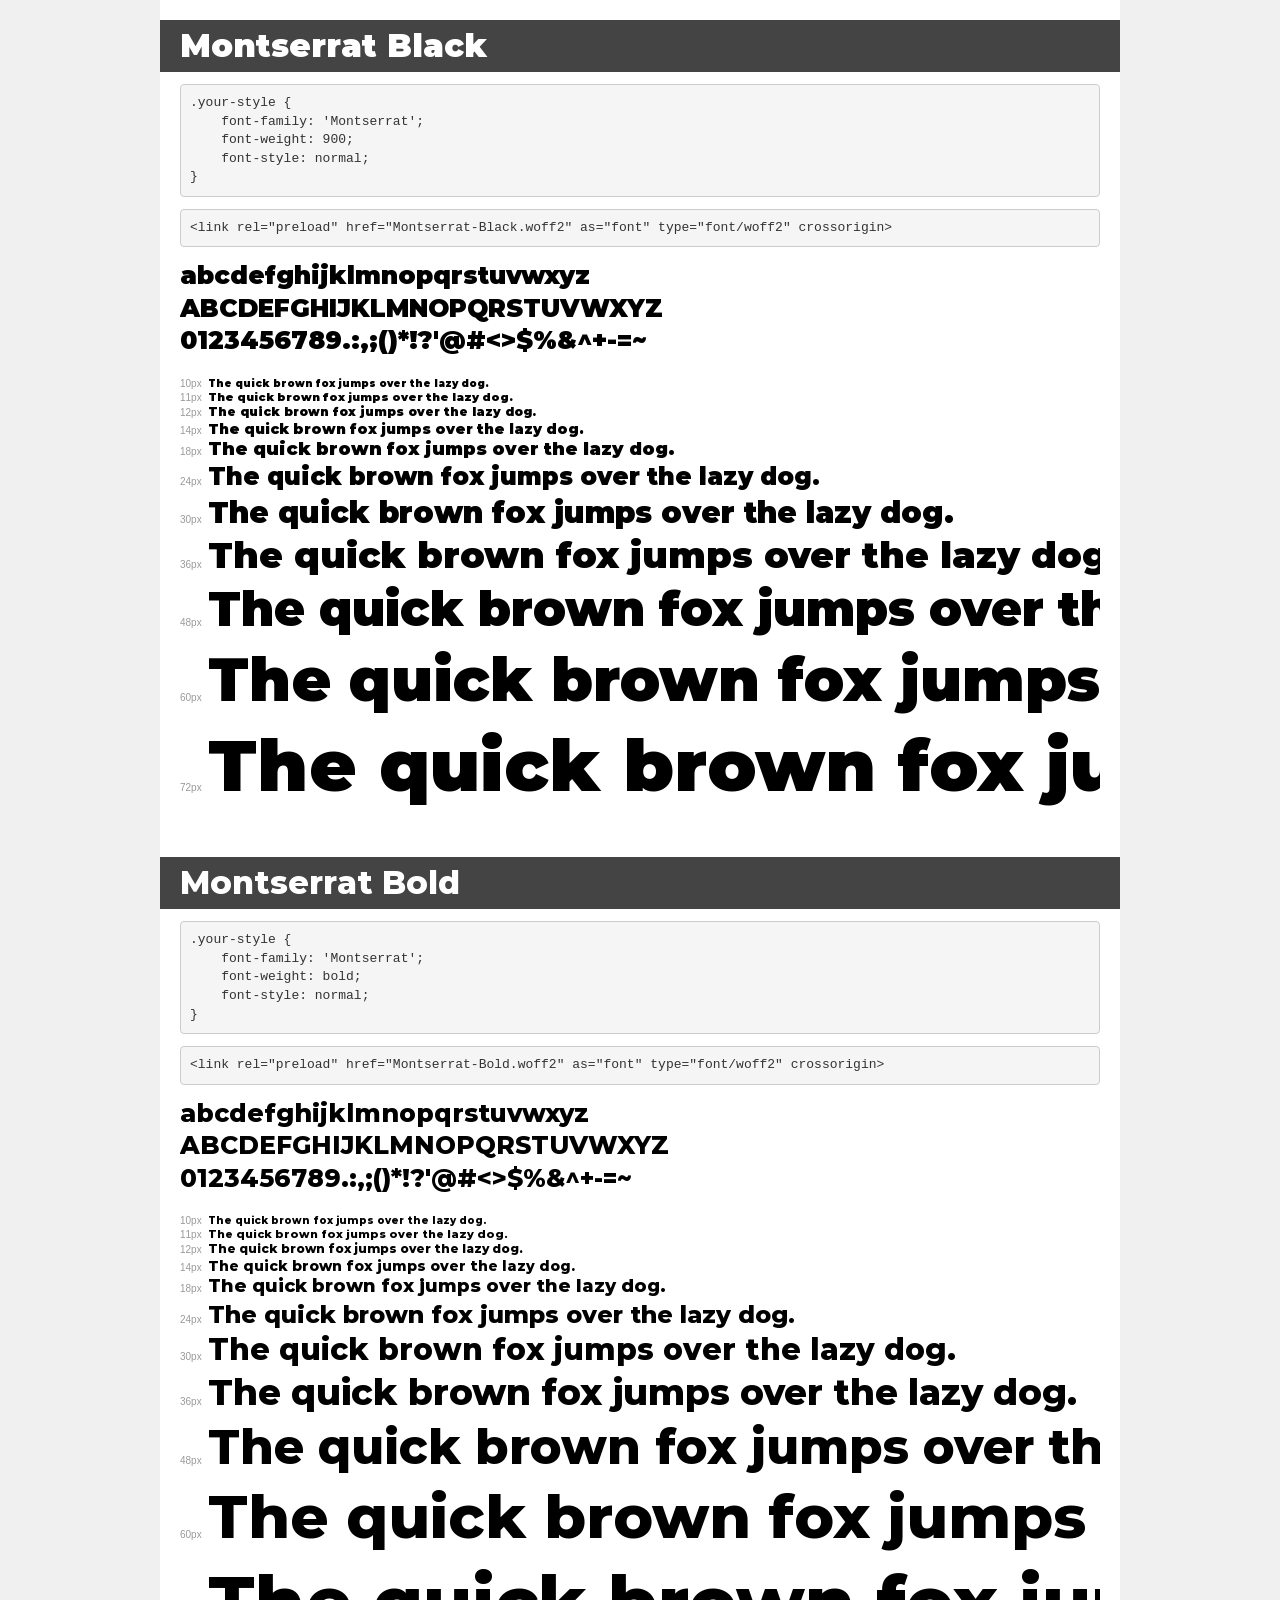
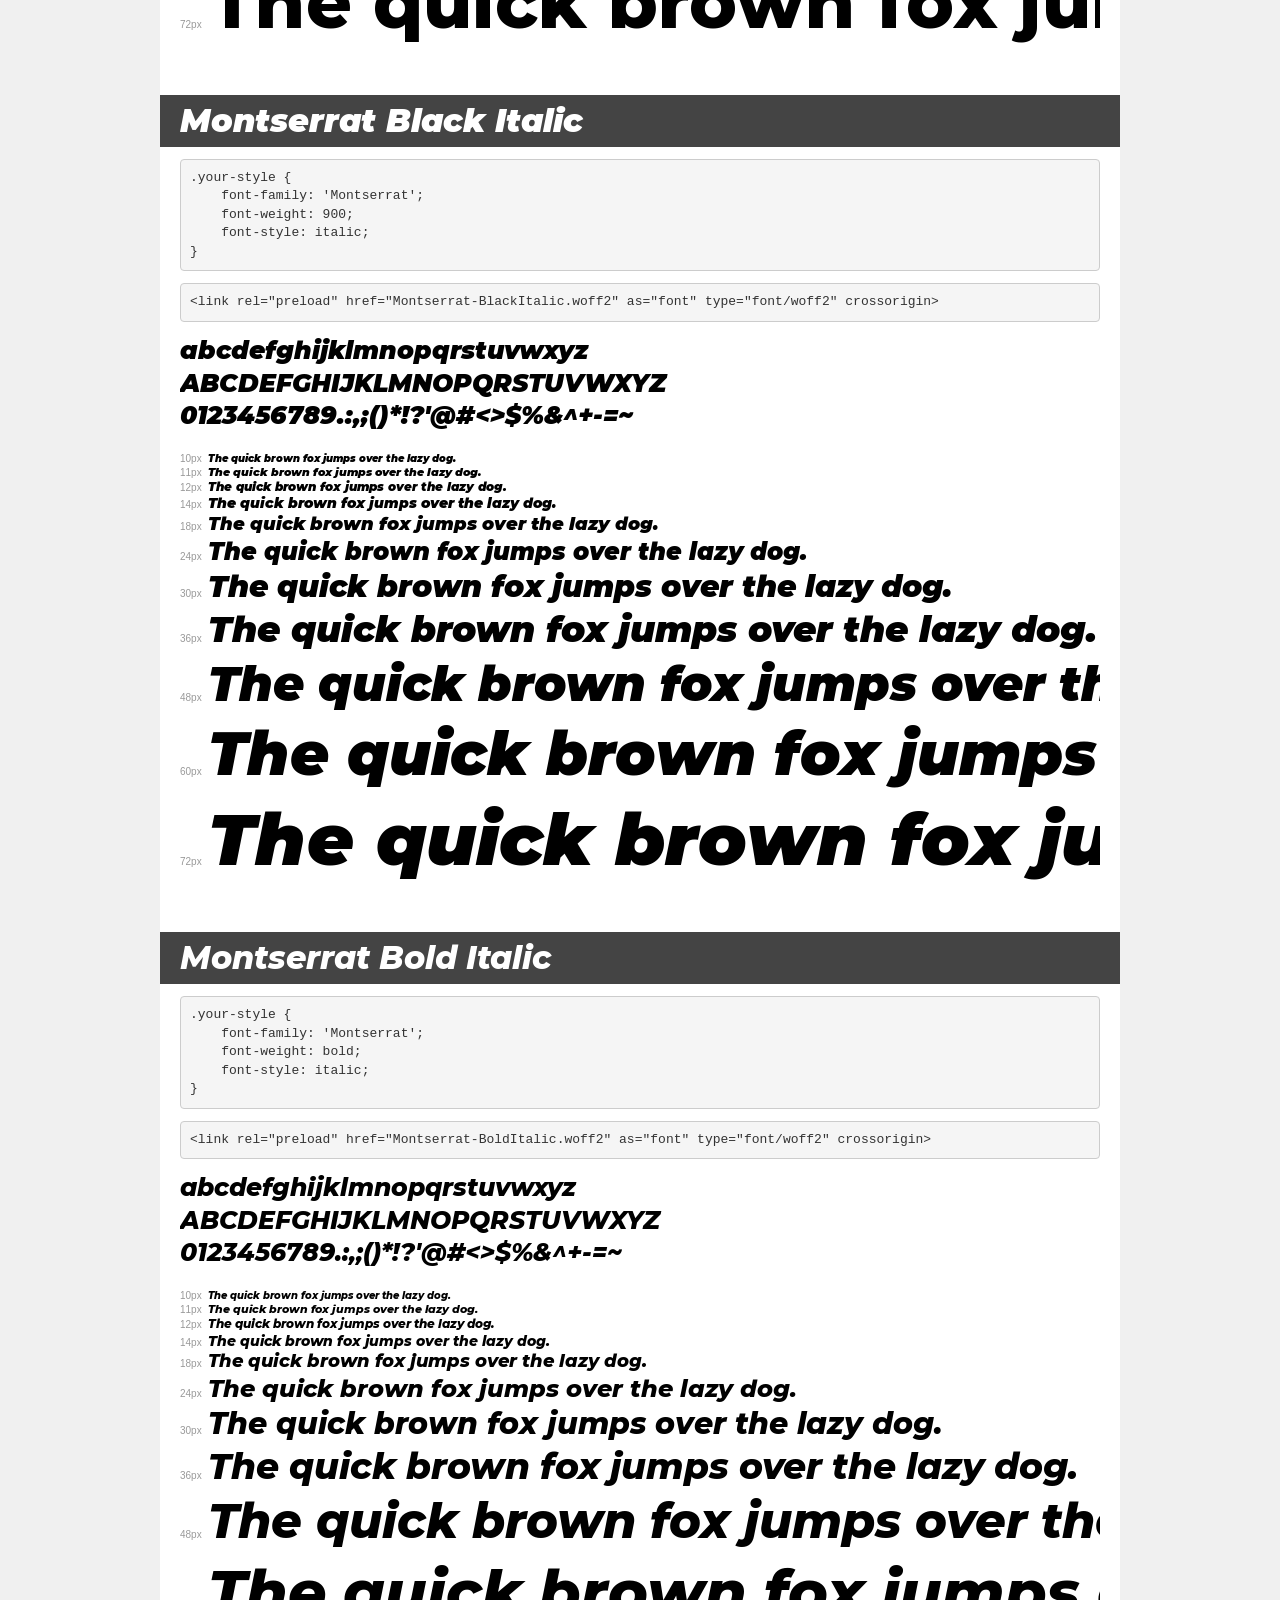
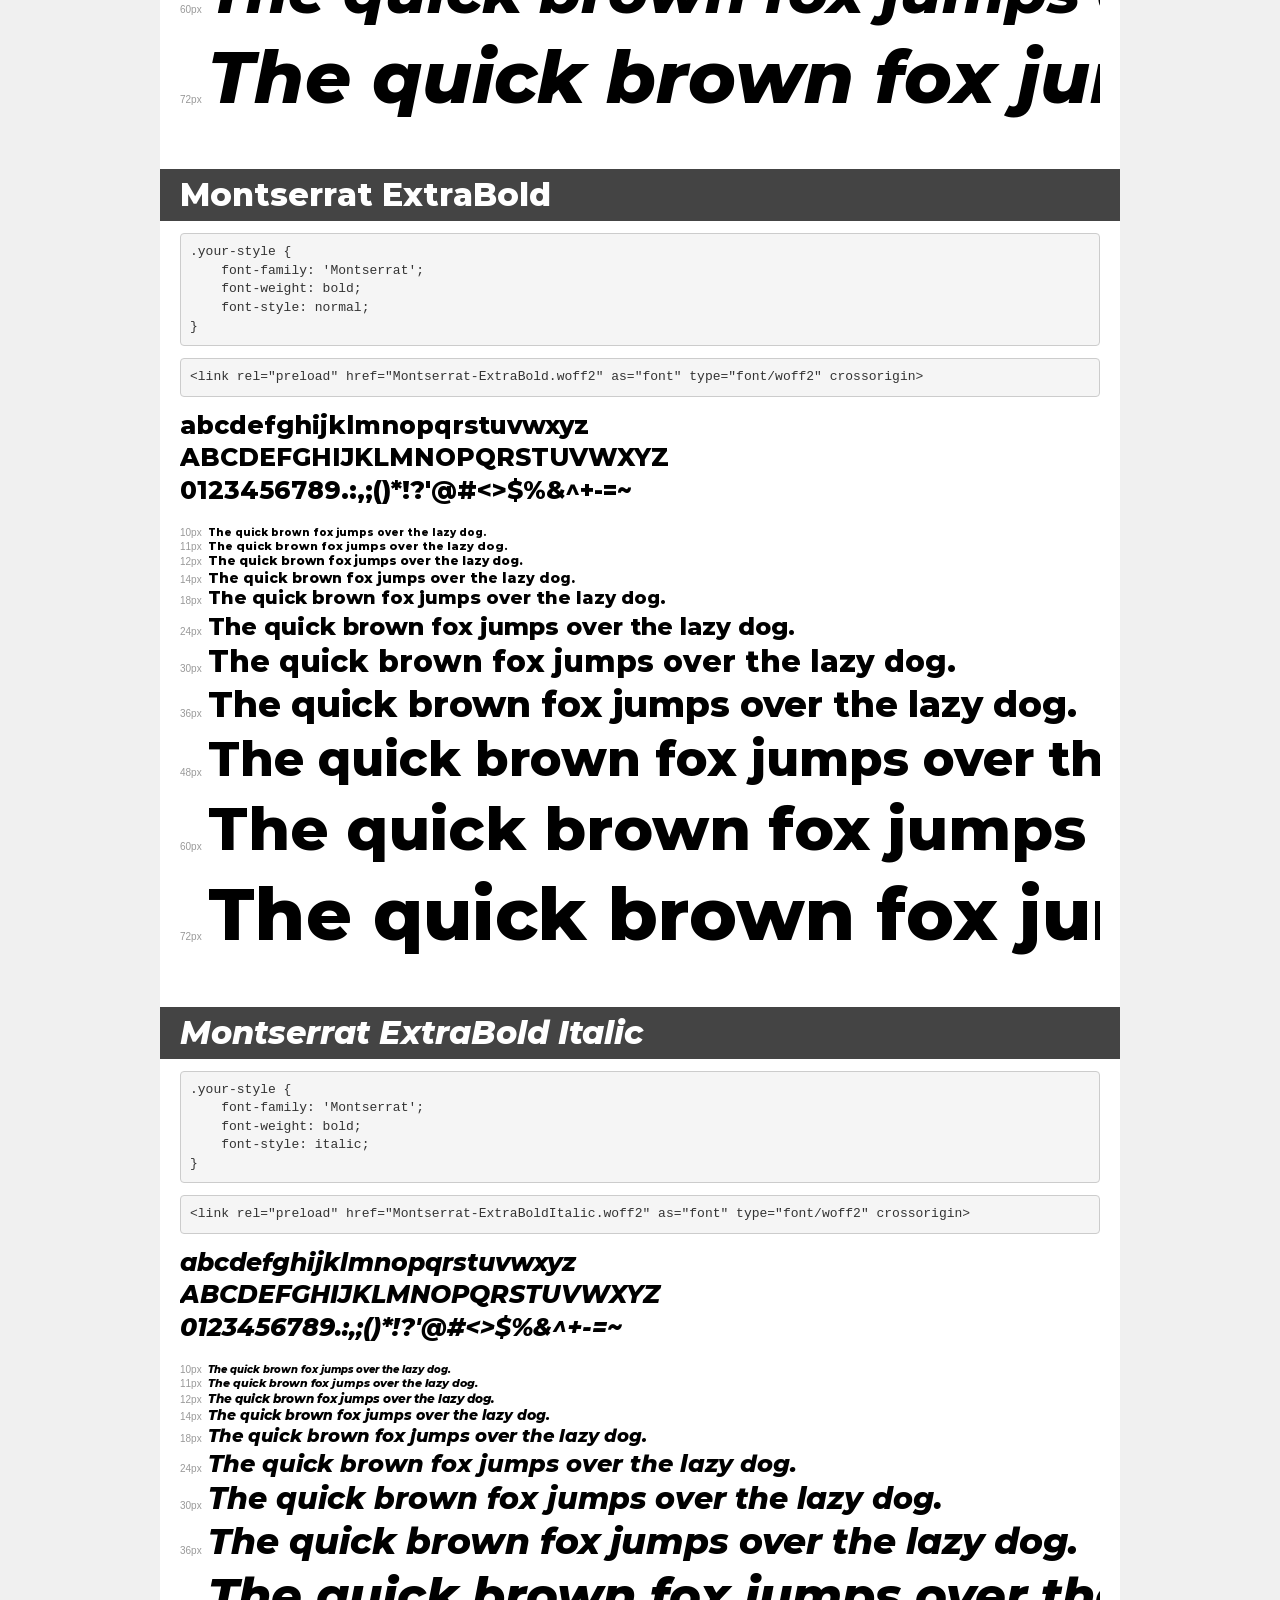
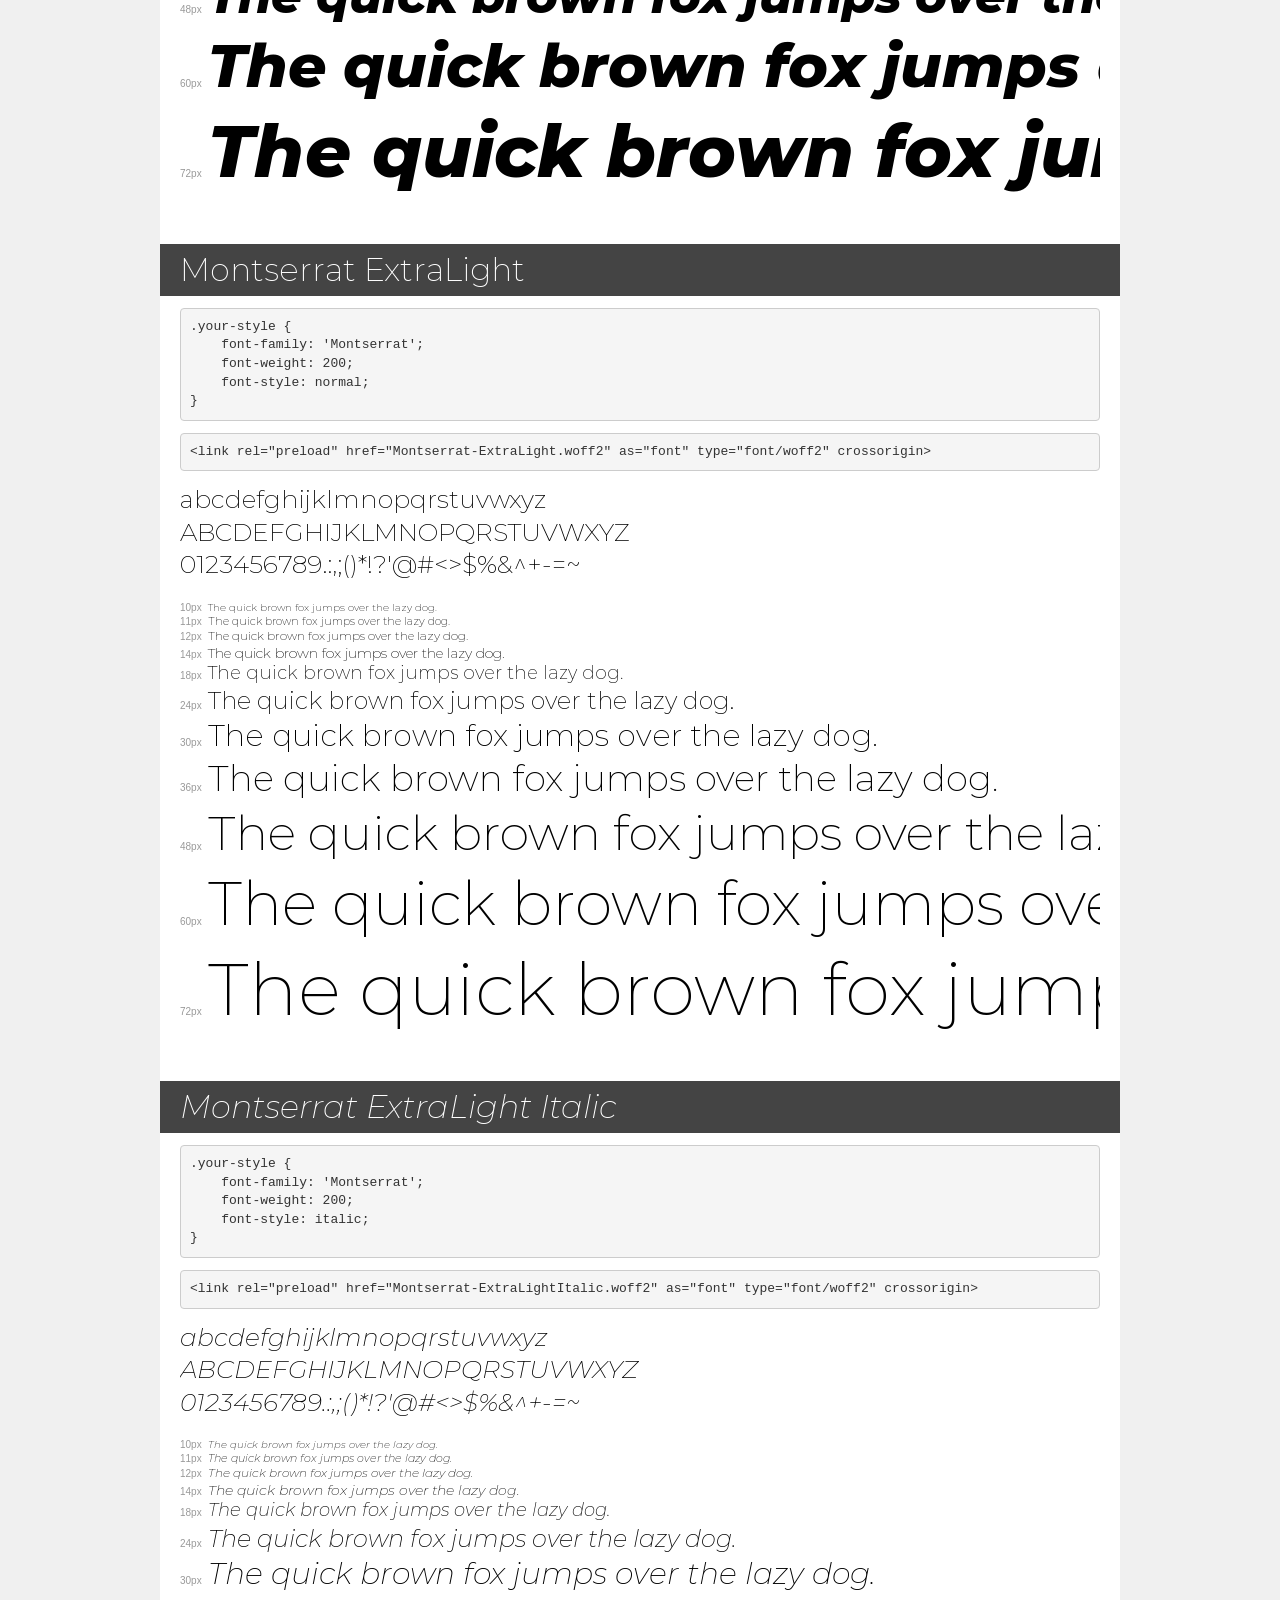
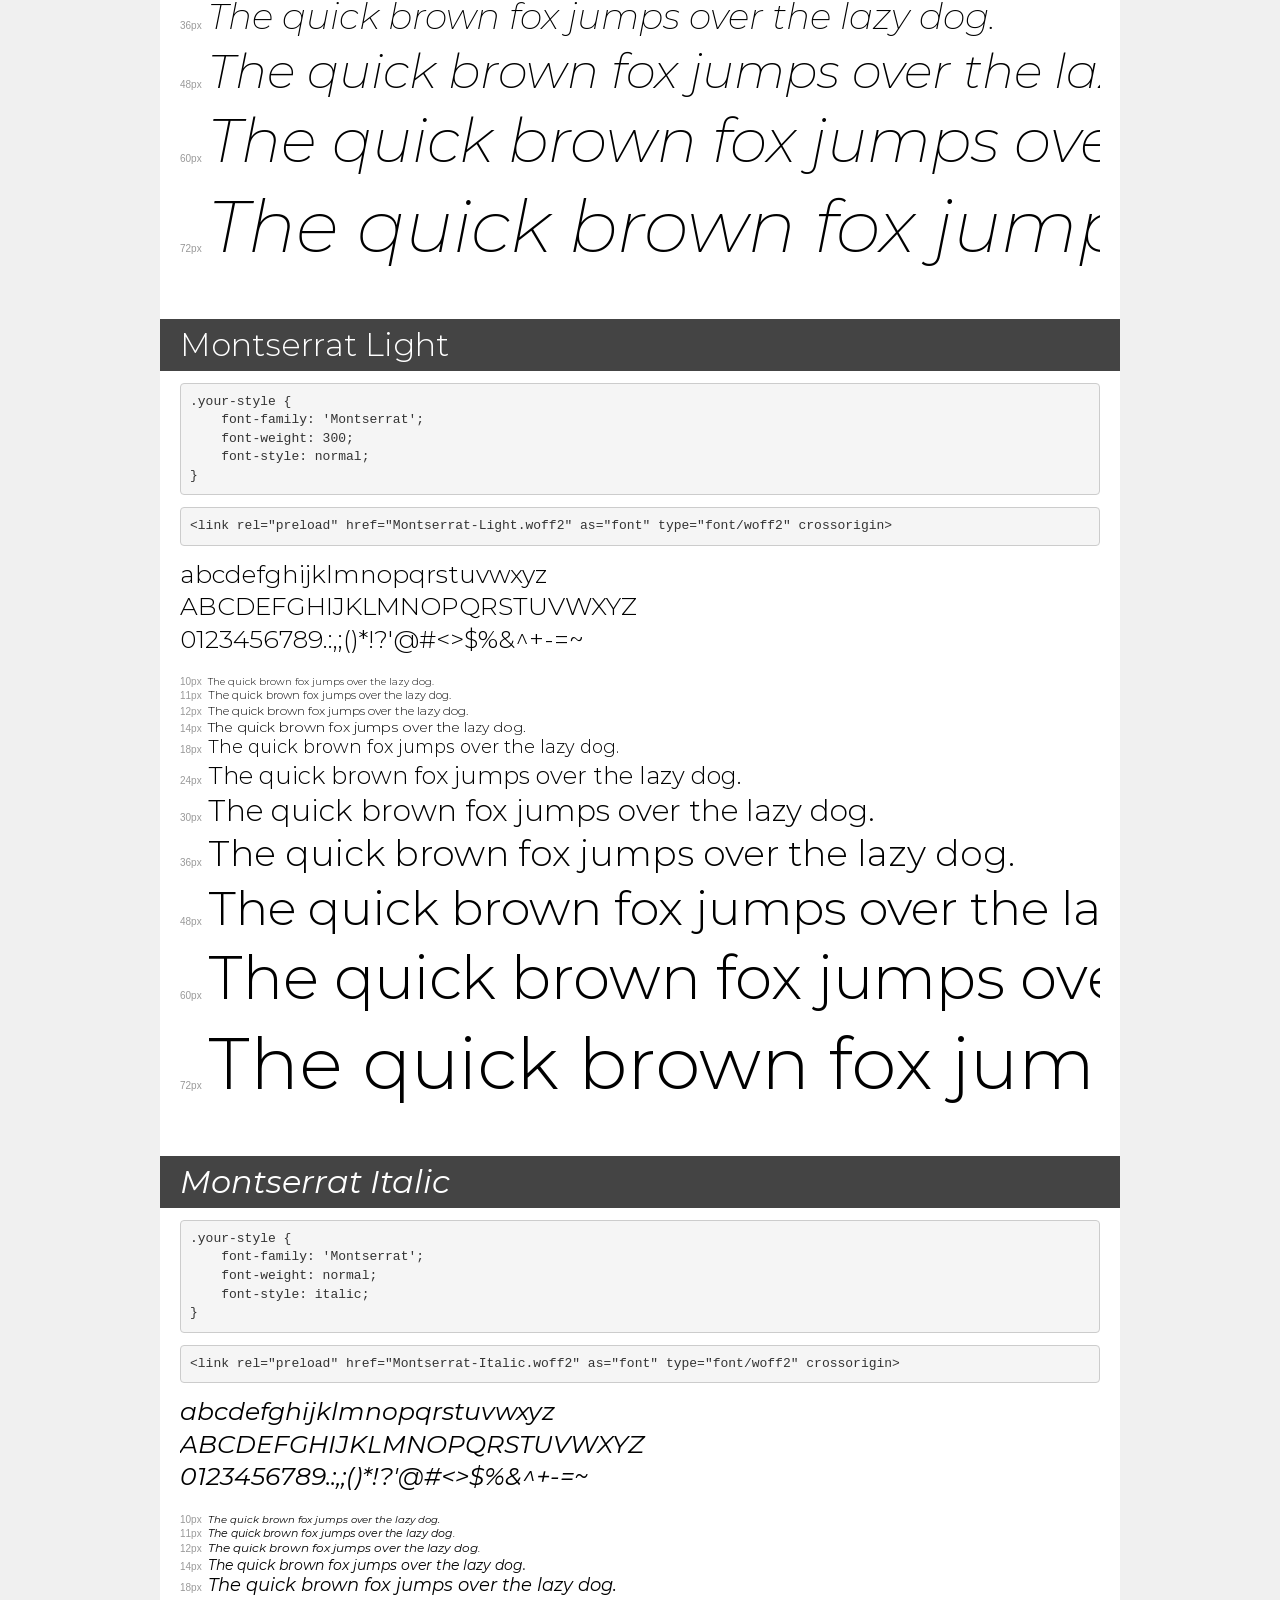
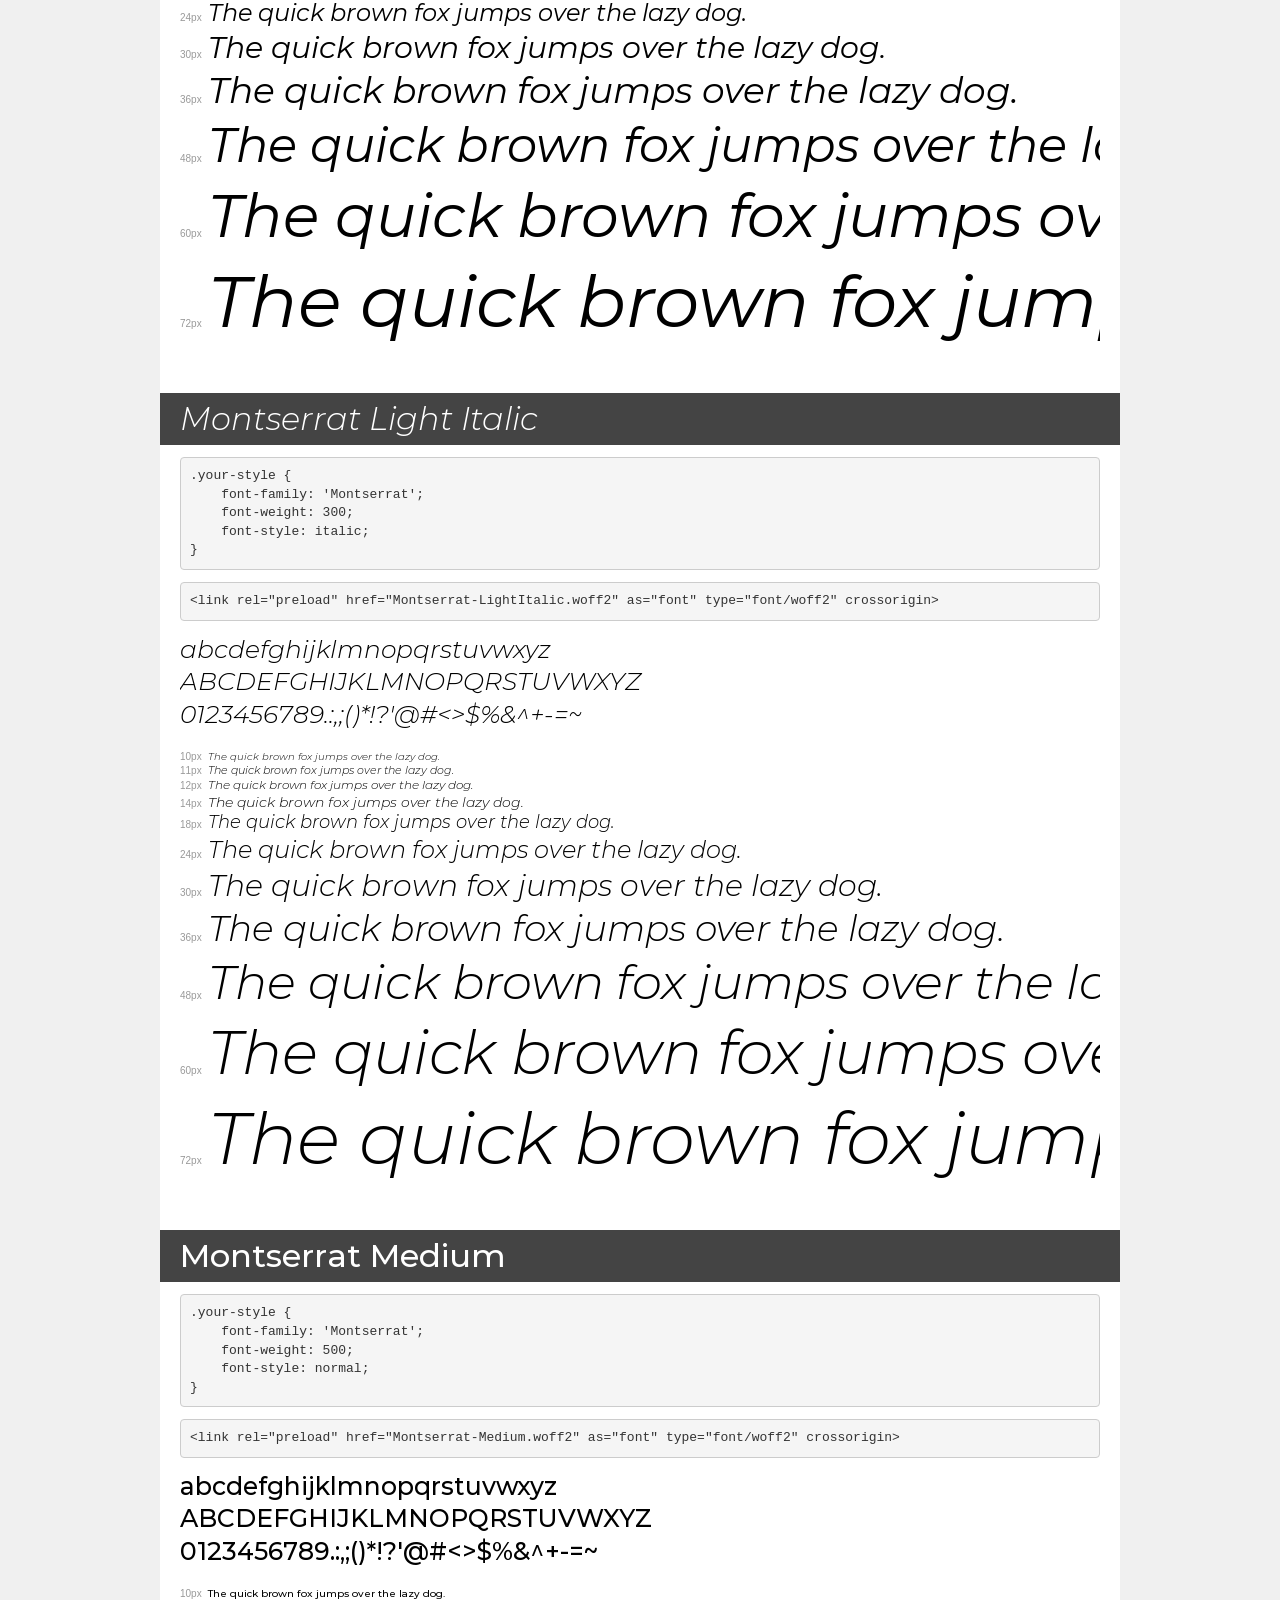
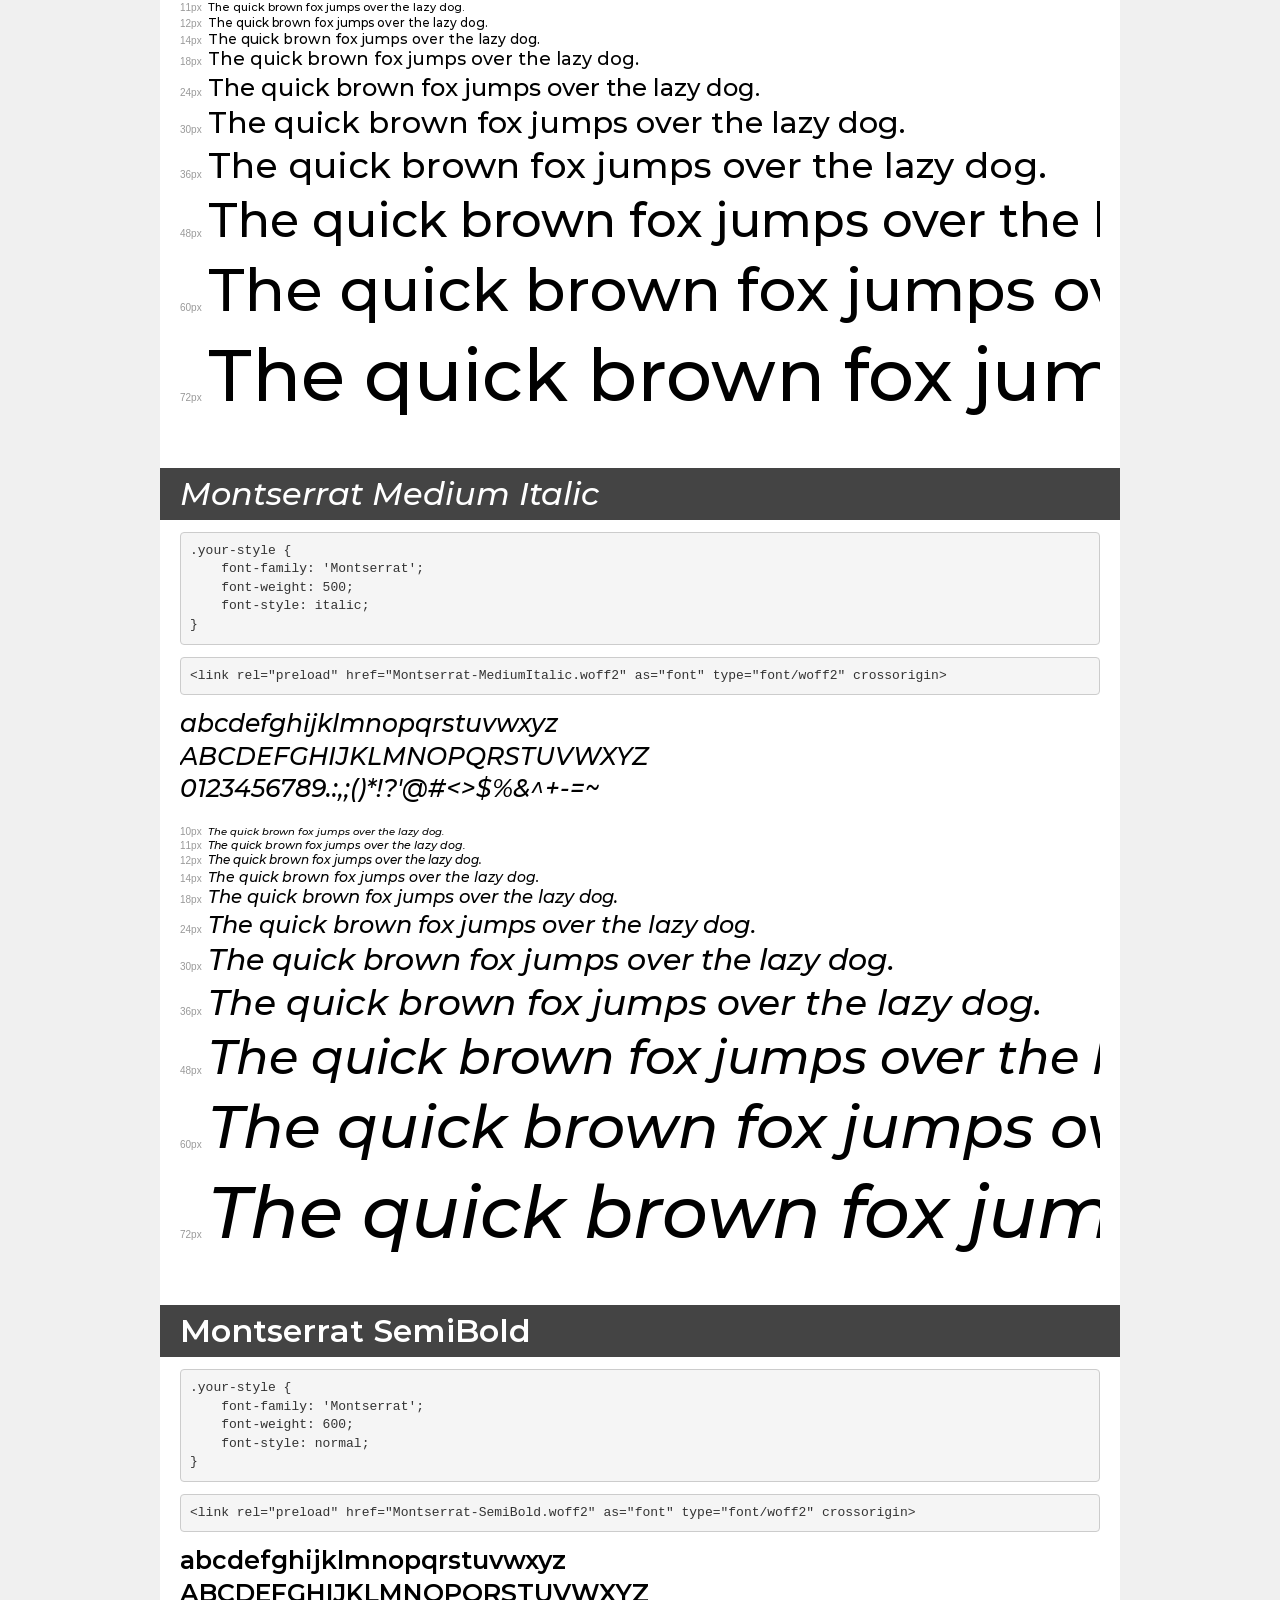
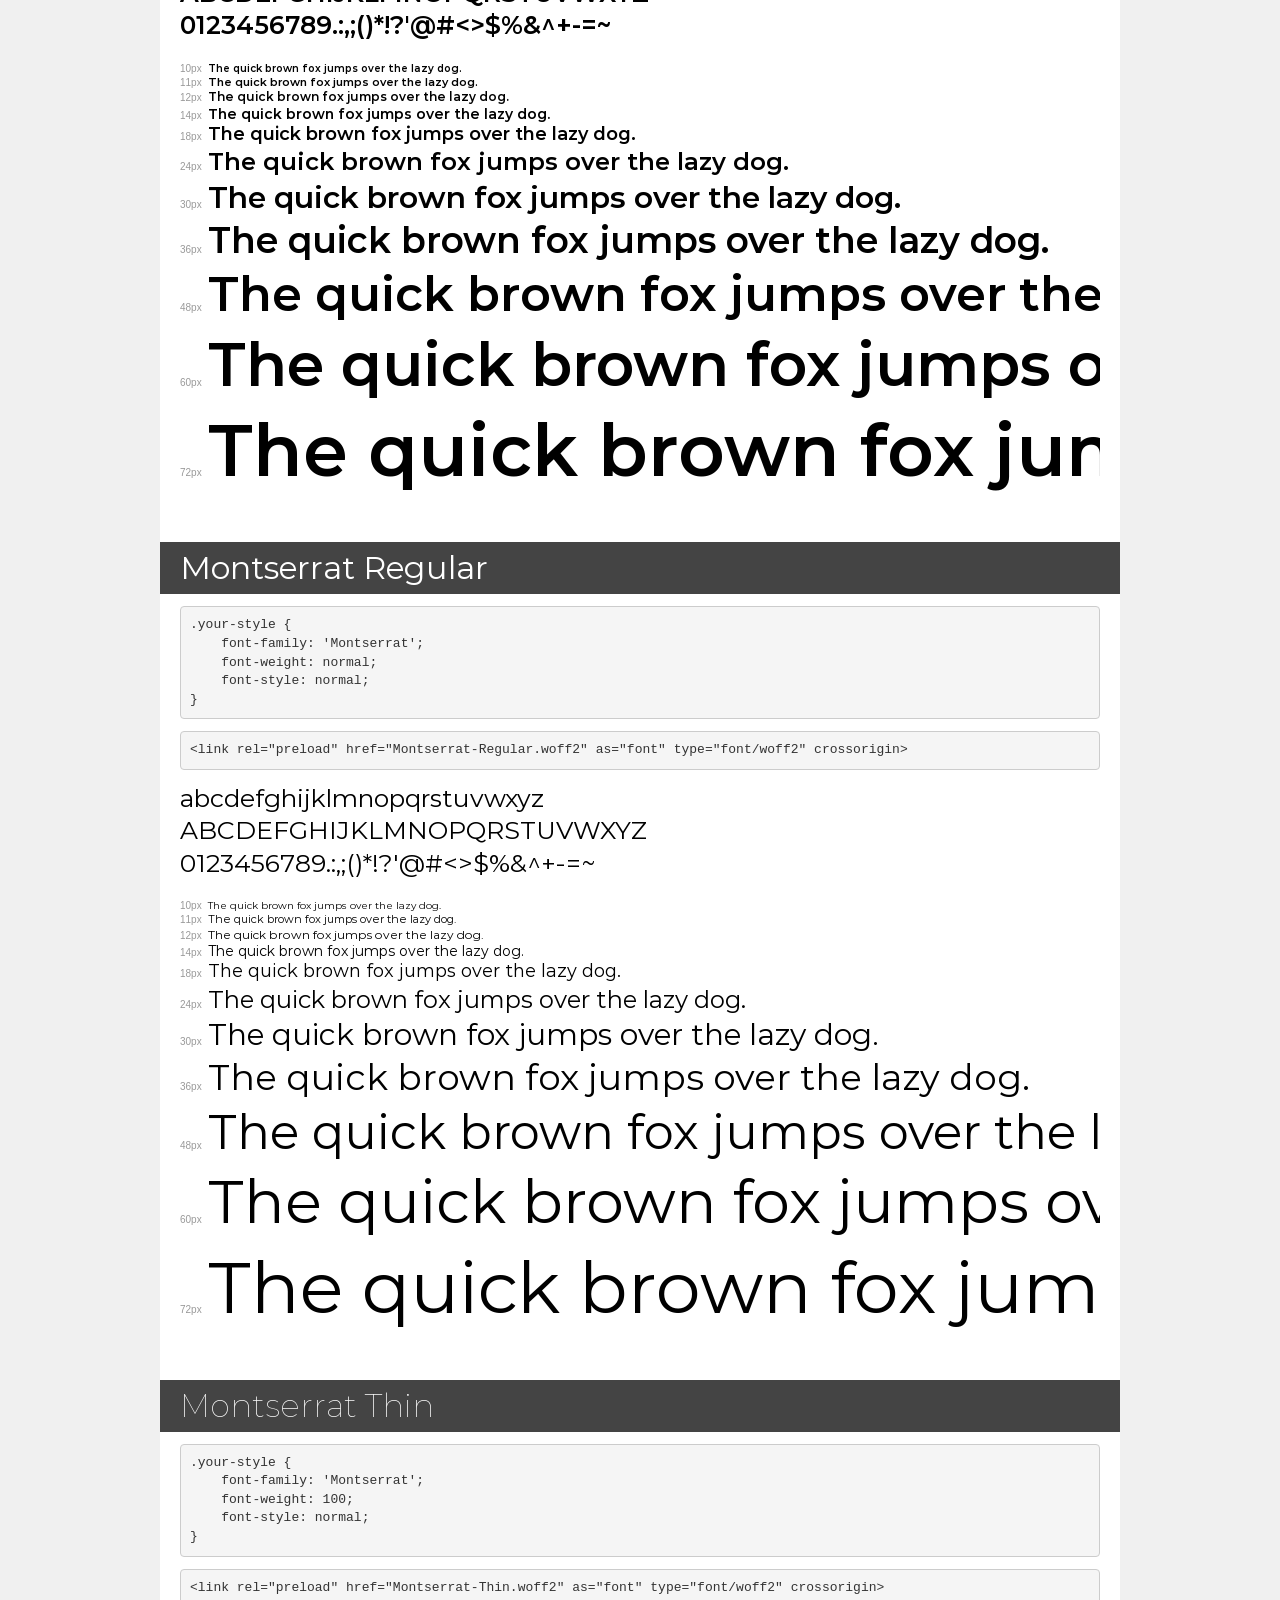
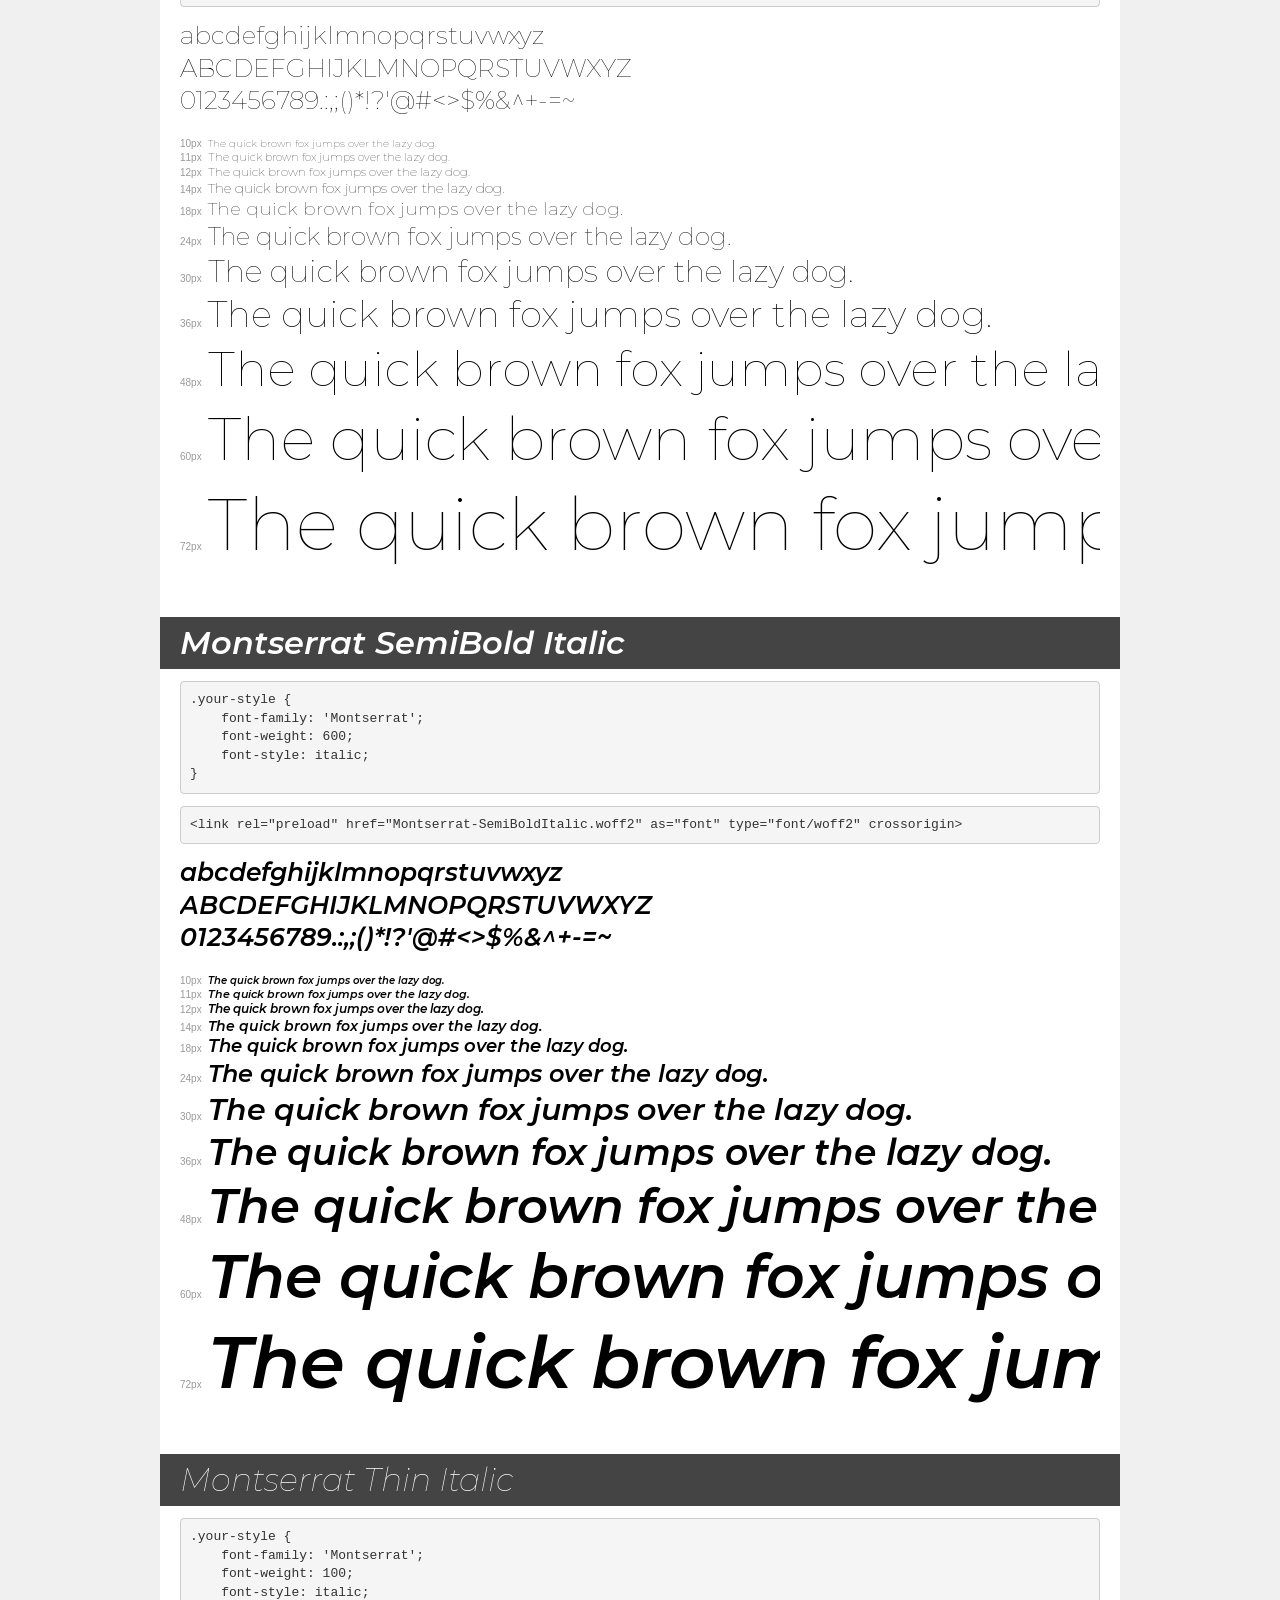
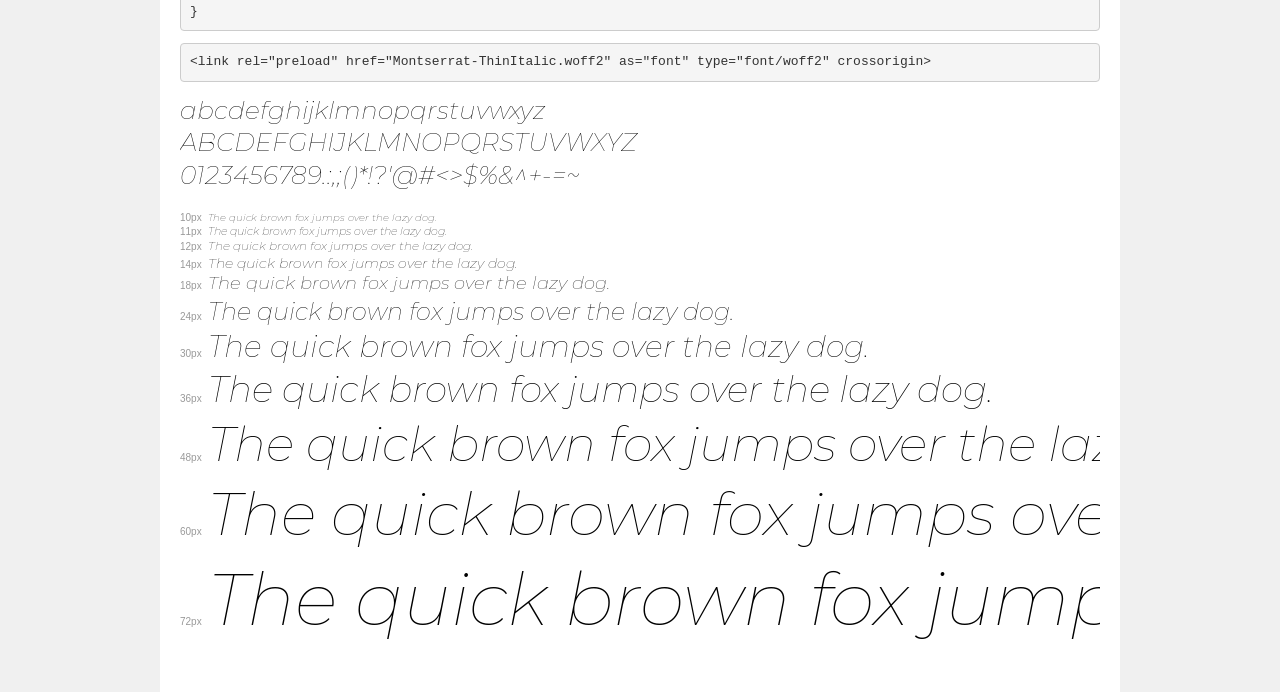
<file: Fonts/All others/Montserrat-Full-Version/Web Fonts/Montserrat/demo.html>
<!DOCTYPE html>
<html lang="en">
<head>
    <meta charset="utf-8">
    <meta http-equiv="X-UA-Compatible" content="IE=edge">
    <meta name="viewport" content="width=device-width, initial-scale=1">
    <meta name="robots" content="noindex, noarchive">
    <meta name="format-detection" content="telephone=no">
    <title>Transfonter demo</title>
    <link href="stylesheet.css" rel="stylesheet">
    <style>
        /*
        http://meyerweb.com/eric/tools/css/reset/
        v2.0 | 20110126
        License: none (public domain)
        */
        html, body, div, span, applet, object, iframe,
        h1, h2, h3, h4, h5, h6, p, blockquote, pre,
        a, abbr, acronym, address, big, cite, code,
        del, dfn, em, img, ins, kbd, q, s, samp,
        small, strike, strong, sub, sup, tt, var,
        b, u, i, center,
        dl, dt, dd, ol, ul, li,
        fieldset, form, label, legend,
        table, caption, tbody, tfoot, thead, tr, th, td,
        article, aside, canvas, details, embed,
        figure, figcaption, footer, header, hgroup,
        menu, nav, output, ruby, section, summary,
        time, mark, audio, video {
            margin: 0;
            padding: 0;
            border: 0;
            font-size: 100%;
            font: inherit;
            vertical-align: baseline;
        }
        /* HTML5 display-role reset for older browsers */
        article, aside, details, figcaption, figure,
        footer, header, hgroup, menu, nav, section {
            display: block;
        }
        body {
            line-height: 1;
        }
        ol, ul {
            list-style: none;
        }
        blockquote, q {
            quotes: none;
        }
        blockquote:before, blockquote:after,
        q:before, q:after {
            content: '';
            content: none;
        }
        table {
            border-collapse: collapse;
            border-spacing: 0;
        }
        /* demo styles */
        body {
            background: #f0f0f0;
            color: #000;
        }
        .page {
            background: #fff;
            width: 920px;
            margin: 0 auto;
            padding: 20px 20px 0 20px;
            overflow: hidden;
        }
        .font-container {
            overflow-x: auto;
            overflow-y: hidden;
            margin-bottom: 40px;
            line-height: 1.3;
            white-space: nowrap;
            padding-bottom: 5px;
        }
        h1 {
            position: relative;
            background: #444;
            font-size: 32px;
            color: #fff;
            padding: 10px 20px;
            margin: 0 -20px 12px -20px;
        }
        .letters {
            font-size: 25px;
            margin-bottom: 20px;
        }
        .s10:before {
            content: '10px';
        }
        .s11:before {
            content: '11px';
        }
        .s12:before {
            content: '12px';
        }
        .s14:before {
            content: '14px';
        }
        .s18:before {
            content: '18px';
        }
        .s24:before {
            content: '24px';
        }
        .s30:before {
            content: '30px';
        }
        .s36:before {
            content: '36px';
        }
        .s48:before {
            content: '48px';
        }
        .s60:before {
            content: '60px';
        }
        .s72:before {
            content: '72px';
        }
        .s10:before, .s11:before, .s12:before, .s14:before,
        .s18:before, .s24:before, .s30:before, .s36:before,
        .s48:before, .s60:before, .s72:before {
            font-family: Arial, sans-serif;
            font-size: 10px;
            font-weight: normal;
            font-style: normal;
            color: #999;
            padding-right: 6px;
        }
        pre {
            display: block;
            padding: 9px;
            margin: 0 0 12px;
            font-family: Monaco, Menlo, Consolas, "Courier New", monospace;
            font-size: 13px;
            line-height: 1.428571429;
            color: #333;
            font-weight: normal;
            font-style: normal;
            background-color: #f5f5f5;
            border: 1px solid #ccc;
            overflow-x: auto;
            border-radius: 4px;
        }
        /* responsive */
        @media (max-width: 959px) {
            .page {
                width: auto;
                margin: 0;
            }
        }
    </style>
</head>
<body>
<div class="page">
    <div class="demo">
        <h1 style="font-family: 'Montserrat'; font-weight: 900; font-style: normal;">Montserrat Black</h1>
        <pre title="Usage">.your-style {
    font-family: 'Montserrat';
    font-weight: 900;
    font-style: normal;
}</pre>
        <pre title="Preload (optional)">
&lt;link rel=&quot;preload&quot; href=&quot;Montserrat-Black.woff2&quot; as=&quot;font&quot; type=&quot;font/woff2&quot; crossorigin&gt;</pre>
        <div class="font-container" style="font-family: 'Montserrat'; font-weight: 900; font-style: normal;">
            <p class="letters">
                abcdefghijklmnopqrstuvwxyz<br>
ABCDEFGHIJKLMNOPQRSTUVWXYZ<br>
                0123456789.:,;()*!?'@#&lt;&gt;$%&^+-=~
            </p>
            <p class="s10" style="font-size: 10px;">The quick brown fox jumps over the lazy dog.</p>
            <p class="s11" style="font-size: 11px;">The quick brown fox jumps over the lazy dog.</p>
            <p class="s12" style="font-size: 12px;">The quick brown fox jumps over the lazy dog.</p>
            <p class="s14" style="font-size: 14px;">The quick brown fox jumps over the lazy dog.</p>
            <p class="s18" style="font-size: 18px;">The quick brown fox jumps over the lazy dog.</p>
            <p class="s24" style="font-size: 24px;">The quick brown fox jumps over the lazy dog.</p>
            <p class="s30" style="font-size: 30px;">The quick brown fox jumps over the lazy dog.</p>
            <p class="s36" style="font-size: 36px;">The quick brown fox jumps over the lazy dog.</p>
            <p class="s48" style="font-size: 48px;">The quick brown fox jumps over the lazy dog.</p>
            <p class="s60" style="font-size: 60px;">The quick brown fox jumps over the lazy dog.</p>
            <p class="s72" style="font-size: 72px;">The quick brown fox jumps over the lazy dog.</p>
        </div>
    </div>

    <div class="demo">
        <h1 style="font-family: 'Montserrat'; font-weight: bold; font-style: normal;">Montserrat Bold</h1>
        <pre title="Usage">.your-style {
    font-family: 'Montserrat';
    font-weight: bold;
    font-style: normal;
}</pre>
        <pre title="Preload (optional)">
&lt;link rel=&quot;preload&quot; href=&quot;Montserrat-Bold.woff2&quot; as=&quot;font&quot; type=&quot;font/woff2&quot; crossorigin&gt;</pre>
        <div class="font-container" style="font-family: 'Montserrat'; font-weight: bold; font-style: normal;">
            <p class="letters">
                abcdefghijklmnopqrstuvwxyz<br>
ABCDEFGHIJKLMNOPQRSTUVWXYZ<br>
                0123456789.:,;()*!?'@#&lt;&gt;$%&^+-=~
            </p>
            <p class="s10" style="font-size: 10px;">The quick brown fox jumps over the lazy dog.</p>
            <p class="s11" style="font-size: 11px;">The quick brown fox jumps over the lazy dog.</p>
            <p class="s12" style="font-size: 12px;">The quick brown fox jumps over the lazy dog.</p>
            <p class="s14" style="font-size: 14px;">The quick brown fox jumps over the lazy dog.</p>
            <p class="s18" style="font-size: 18px;">The quick brown fox jumps over the lazy dog.</p>
            <p class="s24" style="font-size: 24px;">The quick brown fox jumps over the lazy dog.</p>
            <p class="s30" style="font-size: 30px;">The quick brown fox jumps over the lazy dog.</p>
            <p class="s36" style="font-size: 36px;">The quick brown fox jumps over the lazy dog.</p>
            <p class="s48" style="font-size: 48px;">The quick brown fox jumps over the lazy dog.</p>
            <p class="s60" style="font-size: 60px;">The quick brown fox jumps over the lazy dog.</p>
            <p class="s72" style="font-size: 72px;">The quick brown fox jumps over the lazy dog.</p>
        </div>
    </div>

    <div class="demo">
        <h1 style="font-family: 'Montserrat'; font-weight: 900; font-style: italic;">Montserrat Black Italic</h1>
        <pre title="Usage">.your-style {
    font-family: 'Montserrat';
    font-weight: 900;
    font-style: italic;
}</pre>
        <pre title="Preload (optional)">
&lt;link rel=&quot;preload&quot; href=&quot;Montserrat-BlackItalic.woff2&quot; as=&quot;font&quot; type=&quot;font/woff2&quot; crossorigin&gt;</pre>
        <div class="font-container" style="font-family: 'Montserrat'; font-weight: 900; font-style: italic;">
            <p class="letters">
                abcdefghijklmnopqrstuvwxyz<br>
ABCDEFGHIJKLMNOPQRSTUVWXYZ<br>
                0123456789.:,;()*!?'@#&lt;&gt;$%&^+-=~
            </p>
            <p class="s10" style="font-size: 10px;">The quick brown fox jumps over the lazy dog.</p>
            <p class="s11" style="font-size: 11px;">The quick brown fox jumps over the lazy dog.</p>
            <p class="s12" style="font-size: 12px;">The quick brown fox jumps over the lazy dog.</p>
            <p class="s14" style="font-size: 14px;">The quick brown fox jumps over the lazy dog.</p>
            <p class="s18" style="font-size: 18px;">The quick brown fox jumps over the lazy dog.</p>
            <p class="s24" style="font-size: 24px;">The quick brown fox jumps over the lazy dog.</p>
            <p class="s30" style="font-size: 30px;">The quick brown fox jumps over the lazy dog.</p>
            <p class="s36" style="font-size: 36px;">The quick brown fox jumps over the lazy dog.</p>
            <p class="s48" style="font-size: 48px;">The quick brown fox jumps over the lazy dog.</p>
            <p class="s60" style="font-size: 60px;">The quick brown fox jumps over the lazy dog.</p>
            <p class="s72" style="font-size: 72px;">The quick brown fox jumps over the lazy dog.</p>
        </div>
    </div>

    <div class="demo">
        <h1 style="font-family: 'Montserrat'; font-weight: bold; font-style: italic;">Montserrat Bold Italic</h1>
        <pre title="Usage">.your-style {
    font-family: 'Montserrat';
    font-weight: bold;
    font-style: italic;
}</pre>
        <pre title="Preload (optional)">
&lt;link rel=&quot;preload&quot; href=&quot;Montserrat-BoldItalic.woff2&quot; as=&quot;font&quot; type=&quot;font/woff2&quot; crossorigin&gt;</pre>
        <div class="font-container" style="font-family: 'Montserrat'; font-weight: bold; font-style: italic;">
            <p class="letters">
                abcdefghijklmnopqrstuvwxyz<br>
ABCDEFGHIJKLMNOPQRSTUVWXYZ<br>
                0123456789.:,;()*!?'@#&lt;&gt;$%&^+-=~
            </p>
            <p class="s10" style="font-size: 10px;">The quick brown fox jumps over the lazy dog.</p>
            <p class="s11" style="font-size: 11px;">The quick brown fox jumps over the lazy dog.</p>
            <p class="s12" style="font-size: 12px;">The quick brown fox jumps over the lazy dog.</p>
            <p class="s14" style="font-size: 14px;">The quick brown fox jumps over the lazy dog.</p>
            <p class="s18" style="font-size: 18px;">The quick brown fox jumps over the lazy dog.</p>
            <p class="s24" style="font-size: 24px;">The quick brown fox jumps over the lazy dog.</p>
            <p class="s30" style="font-size: 30px;">The quick brown fox jumps over the lazy dog.</p>
            <p class="s36" style="font-size: 36px;">The quick brown fox jumps over the lazy dog.</p>
            <p class="s48" style="font-size: 48px;">The quick brown fox jumps over the lazy dog.</p>
            <p class="s60" style="font-size: 60px;">The quick brown fox jumps over the lazy dog.</p>
            <p class="s72" style="font-size: 72px;">The quick brown fox jumps over the lazy dog.</p>
        </div>
    </div>

    <div class="demo">
        <h1 style="font-family: 'Montserrat'; font-weight: bold; font-style: normal;">Montserrat ExtraBold</h1>
        <pre title="Usage">.your-style {
    font-family: 'Montserrat';
    font-weight: bold;
    font-style: normal;
}</pre>
        <pre title="Preload (optional)">
&lt;link rel=&quot;preload&quot; href=&quot;Montserrat-ExtraBold.woff2&quot; as=&quot;font&quot; type=&quot;font/woff2&quot; crossorigin&gt;</pre>
        <div class="font-container" style="font-family: 'Montserrat'; font-weight: bold; font-style: normal;">
            <p class="letters">
                abcdefghijklmnopqrstuvwxyz<br>
ABCDEFGHIJKLMNOPQRSTUVWXYZ<br>
                0123456789.:,;()*!?'@#&lt;&gt;$%&^+-=~
            </p>
            <p class="s10" style="font-size: 10px;">The quick brown fox jumps over the lazy dog.</p>
            <p class="s11" style="font-size: 11px;">The quick brown fox jumps over the lazy dog.</p>
            <p class="s12" style="font-size: 12px;">The quick brown fox jumps over the lazy dog.</p>
            <p class="s14" style="font-size: 14px;">The quick brown fox jumps over the lazy dog.</p>
            <p class="s18" style="font-size: 18px;">The quick brown fox jumps over the lazy dog.</p>
            <p class="s24" style="font-size: 24px;">The quick brown fox jumps over the lazy dog.</p>
            <p class="s30" style="font-size: 30px;">The quick brown fox jumps over the lazy dog.</p>
            <p class="s36" style="font-size: 36px;">The quick brown fox jumps over the lazy dog.</p>
            <p class="s48" style="font-size: 48px;">The quick brown fox jumps over the lazy dog.</p>
            <p class="s60" style="font-size: 60px;">The quick brown fox jumps over the lazy dog.</p>
            <p class="s72" style="font-size: 72px;">The quick brown fox jumps over the lazy dog.</p>
        </div>
    </div>

    <div class="demo">
        <h1 style="font-family: 'Montserrat'; font-weight: bold; font-style: italic;">Montserrat ExtraBold Italic</h1>
        <pre title="Usage">.your-style {
    font-family: 'Montserrat';
    font-weight: bold;
    font-style: italic;
}</pre>
        <pre title="Preload (optional)">
&lt;link rel=&quot;preload&quot; href=&quot;Montserrat-ExtraBoldItalic.woff2&quot; as=&quot;font&quot; type=&quot;font/woff2&quot; crossorigin&gt;</pre>
        <div class="font-container" style="font-family: 'Montserrat'; font-weight: bold; font-style: italic;">
            <p class="letters">
                abcdefghijklmnopqrstuvwxyz<br>
ABCDEFGHIJKLMNOPQRSTUVWXYZ<br>
                0123456789.:,;()*!?'@#&lt;&gt;$%&^+-=~
            </p>
            <p class="s10" style="font-size: 10px;">The quick brown fox jumps over the lazy dog.</p>
            <p class="s11" style="font-size: 11px;">The quick brown fox jumps over the lazy dog.</p>
            <p class="s12" style="font-size: 12px;">The quick brown fox jumps over the lazy dog.</p>
            <p class="s14" style="font-size: 14px;">The quick brown fox jumps over the lazy dog.</p>
            <p class="s18" style="font-size: 18px;">The quick brown fox jumps over the lazy dog.</p>
            <p class="s24" style="font-size: 24px;">The quick brown fox jumps over the lazy dog.</p>
            <p class="s30" style="font-size: 30px;">The quick brown fox jumps over the lazy dog.</p>
            <p class="s36" style="font-size: 36px;">The quick brown fox jumps over the lazy dog.</p>
            <p class="s48" style="font-size: 48px;">The quick brown fox jumps over the lazy dog.</p>
            <p class="s60" style="font-size: 60px;">The quick brown fox jumps over the lazy dog.</p>
            <p class="s72" style="font-size: 72px;">The quick brown fox jumps over the lazy dog.</p>
        </div>
    </div>

    <div class="demo">
        <h1 style="font-family: 'Montserrat'; font-weight: 200; font-style: normal;">Montserrat ExtraLight</h1>
        <pre title="Usage">.your-style {
    font-family: 'Montserrat';
    font-weight: 200;
    font-style: normal;
}</pre>
        <pre title="Preload (optional)">
&lt;link rel=&quot;preload&quot; href=&quot;Montserrat-ExtraLight.woff2&quot; as=&quot;font&quot; type=&quot;font/woff2&quot; crossorigin&gt;</pre>
        <div class="font-container" style="font-family: 'Montserrat'; font-weight: 200; font-style: normal;">
            <p class="letters">
                abcdefghijklmnopqrstuvwxyz<br>
ABCDEFGHIJKLMNOPQRSTUVWXYZ<br>
                0123456789.:,;()*!?'@#&lt;&gt;$%&^+-=~
            </p>
            <p class="s10" style="font-size: 10px;">The quick brown fox jumps over the lazy dog.</p>
            <p class="s11" style="font-size: 11px;">The quick brown fox jumps over the lazy dog.</p>
            <p class="s12" style="font-size: 12px;">The quick brown fox jumps over the lazy dog.</p>
            <p class="s14" style="font-size: 14px;">The quick brown fox jumps over the lazy dog.</p>
            <p class="s18" style="font-size: 18px;">The quick brown fox jumps over the lazy dog.</p>
            <p class="s24" style="font-size: 24px;">The quick brown fox jumps over the lazy dog.</p>
            <p class="s30" style="font-size: 30px;">The quick brown fox jumps over the lazy dog.</p>
            <p class="s36" style="font-size: 36px;">The quick brown fox jumps over the lazy dog.</p>
            <p class="s48" style="font-size: 48px;">The quick brown fox jumps over the lazy dog.</p>
            <p class="s60" style="font-size: 60px;">The quick brown fox jumps over the lazy dog.</p>
            <p class="s72" style="font-size: 72px;">The quick brown fox jumps over the lazy dog.</p>
        </div>
    </div>

    <div class="demo">
        <h1 style="font-family: 'Montserrat'; font-weight: 200; font-style: italic;">Montserrat ExtraLight Italic</h1>
        <pre title="Usage">.your-style {
    font-family: 'Montserrat';
    font-weight: 200;
    font-style: italic;
}</pre>
        <pre title="Preload (optional)">
&lt;link rel=&quot;preload&quot; href=&quot;Montserrat-ExtraLightItalic.woff2&quot; as=&quot;font&quot; type=&quot;font/woff2&quot; crossorigin&gt;</pre>
        <div class="font-container" style="font-family: 'Montserrat'; font-weight: 200; font-style: italic;">
            <p class="letters">
                abcdefghijklmnopqrstuvwxyz<br>
ABCDEFGHIJKLMNOPQRSTUVWXYZ<br>
                0123456789.:,;()*!?'@#&lt;&gt;$%&^+-=~
            </p>
            <p class="s10" style="font-size: 10px;">The quick brown fox jumps over the lazy dog.</p>
            <p class="s11" style="font-size: 11px;">The quick brown fox jumps over the lazy dog.</p>
            <p class="s12" style="font-size: 12px;">The quick brown fox jumps over the lazy dog.</p>
            <p class="s14" style="font-size: 14px;">The quick brown fox jumps over the lazy dog.</p>
            <p class="s18" style="font-size: 18px;">The quick brown fox jumps over the lazy dog.</p>
            <p class="s24" style="font-size: 24px;">The quick brown fox jumps over the lazy dog.</p>
            <p class="s30" style="font-size: 30px;">The quick brown fox jumps over the lazy dog.</p>
            <p class="s36" style="font-size: 36px;">The quick brown fox jumps over the lazy dog.</p>
            <p class="s48" style="font-size: 48px;">The quick brown fox jumps over the lazy dog.</p>
            <p class="s60" style="font-size: 60px;">The quick brown fox jumps over the lazy dog.</p>
            <p class="s72" style="font-size: 72px;">The quick brown fox jumps over the lazy dog.</p>
        </div>
    </div>

    <div class="demo">
        <h1 style="font-family: 'Montserrat'; font-weight: 300; font-style: normal;">Montserrat Light</h1>
        <pre title="Usage">.your-style {
    font-family: 'Montserrat';
    font-weight: 300;
    font-style: normal;
}</pre>
        <pre title="Preload (optional)">
&lt;link rel=&quot;preload&quot; href=&quot;Montserrat-Light.woff2&quot; as=&quot;font&quot; type=&quot;font/woff2&quot; crossorigin&gt;</pre>
        <div class="font-container" style="font-family: 'Montserrat'; font-weight: 300; font-style: normal;">
            <p class="letters">
                abcdefghijklmnopqrstuvwxyz<br>
ABCDEFGHIJKLMNOPQRSTUVWXYZ<br>
                0123456789.:,;()*!?'@#&lt;&gt;$%&^+-=~
            </p>
            <p class="s10" style="font-size: 10px;">The quick brown fox jumps over the lazy dog.</p>
            <p class="s11" style="font-size: 11px;">The quick brown fox jumps over the lazy dog.</p>
            <p class="s12" style="font-size: 12px;">The quick brown fox jumps over the lazy dog.</p>
            <p class="s14" style="font-size: 14px;">The quick brown fox jumps over the lazy dog.</p>
            <p class="s18" style="font-size: 18px;">The quick brown fox jumps over the lazy dog.</p>
            <p class="s24" style="font-size: 24px;">The quick brown fox jumps over the lazy dog.</p>
            <p class="s30" style="font-size: 30px;">The quick brown fox jumps over the lazy dog.</p>
            <p class="s36" style="font-size: 36px;">The quick brown fox jumps over the lazy dog.</p>
            <p class="s48" style="font-size: 48px;">The quick brown fox jumps over the lazy dog.</p>
            <p class="s60" style="font-size: 60px;">The quick brown fox jumps over the lazy dog.</p>
            <p class="s72" style="font-size: 72px;">The quick brown fox jumps over the lazy dog.</p>
        </div>
    </div>

    <div class="demo">
        <h1 style="font-family: 'Montserrat'; font-weight: normal; font-style: italic;">Montserrat Italic</h1>
        <pre title="Usage">.your-style {
    font-family: 'Montserrat';
    font-weight: normal;
    font-style: italic;
}</pre>
        <pre title="Preload (optional)">
&lt;link rel=&quot;preload&quot; href=&quot;Montserrat-Italic.woff2&quot; as=&quot;font&quot; type=&quot;font/woff2&quot; crossorigin&gt;</pre>
        <div class="font-container" style="font-family: 'Montserrat'; font-weight: normal; font-style: italic;">
            <p class="letters">
                abcdefghijklmnopqrstuvwxyz<br>
ABCDEFGHIJKLMNOPQRSTUVWXYZ<br>
                0123456789.:,;()*!?'@#&lt;&gt;$%&^+-=~
            </p>
            <p class="s10" style="font-size: 10px;">The quick brown fox jumps over the lazy dog.</p>
            <p class="s11" style="font-size: 11px;">The quick brown fox jumps over the lazy dog.</p>
            <p class="s12" style="font-size: 12px;">The quick brown fox jumps over the lazy dog.</p>
            <p class="s14" style="font-size: 14px;">The quick brown fox jumps over the lazy dog.</p>
            <p class="s18" style="font-size: 18px;">The quick brown fox jumps over the lazy dog.</p>
            <p class="s24" style="font-size: 24px;">The quick brown fox jumps over the lazy dog.</p>
            <p class="s30" style="font-size: 30px;">The quick brown fox jumps over the lazy dog.</p>
            <p class="s36" style="font-size: 36px;">The quick brown fox jumps over the lazy dog.</p>
            <p class="s48" style="font-size: 48px;">The quick brown fox jumps over the lazy dog.</p>
            <p class="s60" style="font-size: 60px;">The quick brown fox jumps over the lazy dog.</p>
            <p class="s72" style="font-size: 72px;">The quick brown fox jumps over the lazy dog.</p>
        </div>
    </div>

    <div class="demo">
        <h1 style="font-family: 'Montserrat'; font-weight: 300; font-style: italic;">Montserrat Light Italic</h1>
        <pre title="Usage">.your-style {
    font-family: 'Montserrat';
    font-weight: 300;
    font-style: italic;
}</pre>
        <pre title="Preload (optional)">
&lt;link rel=&quot;preload&quot; href=&quot;Montserrat-LightItalic.woff2&quot; as=&quot;font&quot; type=&quot;font/woff2&quot; crossorigin&gt;</pre>
        <div class="font-container" style="font-family: 'Montserrat'; font-weight: 300; font-style: italic;">
            <p class="letters">
                abcdefghijklmnopqrstuvwxyz<br>
ABCDEFGHIJKLMNOPQRSTUVWXYZ<br>
                0123456789.:,;()*!?'@#&lt;&gt;$%&^+-=~
            </p>
            <p class="s10" style="font-size: 10px;">The quick brown fox jumps over the lazy dog.</p>
            <p class="s11" style="font-size: 11px;">The quick brown fox jumps over the lazy dog.</p>
            <p class="s12" style="font-size: 12px;">The quick brown fox jumps over the lazy dog.</p>
            <p class="s14" style="font-size: 14px;">The quick brown fox jumps over the lazy dog.</p>
            <p class="s18" style="font-size: 18px;">The quick brown fox jumps over the lazy dog.</p>
            <p class="s24" style="font-size: 24px;">The quick brown fox jumps over the lazy dog.</p>
            <p class="s30" style="font-size: 30px;">The quick brown fox jumps over the lazy dog.</p>
            <p class="s36" style="font-size: 36px;">The quick brown fox jumps over the lazy dog.</p>
            <p class="s48" style="font-size: 48px;">The quick brown fox jumps over the lazy dog.</p>
            <p class="s60" style="font-size: 60px;">The quick brown fox jumps over the lazy dog.</p>
            <p class="s72" style="font-size: 72px;">The quick brown fox jumps over the lazy dog.</p>
        </div>
    </div>

    <div class="demo">
        <h1 style="font-family: 'Montserrat'; font-weight: 500; font-style: normal;">Montserrat Medium</h1>
        <pre title="Usage">.your-style {
    font-family: 'Montserrat';
    font-weight: 500;
    font-style: normal;
}</pre>
        <pre title="Preload (optional)">
&lt;link rel=&quot;preload&quot; href=&quot;Montserrat-Medium.woff2&quot; as=&quot;font&quot; type=&quot;font/woff2&quot; crossorigin&gt;</pre>
        <div class="font-container" style="font-family: 'Montserrat'; font-weight: 500; font-style: normal;">
            <p class="letters">
                abcdefghijklmnopqrstuvwxyz<br>
ABCDEFGHIJKLMNOPQRSTUVWXYZ<br>
                0123456789.:,;()*!?'@#&lt;&gt;$%&^+-=~
            </p>
            <p class="s10" style="font-size: 10px;">The quick brown fox jumps over the lazy dog.</p>
            <p class="s11" style="font-size: 11px;">The quick brown fox jumps over the lazy dog.</p>
            <p class="s12" style="font-size: 12px;">The quick brown fox jumps over the lazy dog.</p>
            <p class="s14" style="font-size: 14px;">The quick brown fox jumps over the lazy dog.</p>
            <p class="s18" style="font-size: 18px;">The quick brown fox jumps over the lazy dog.</p>
            <p class="s24" style="font-size: 24px;">The quick brown fox jumps over the lazy dog.</p>
            <p class="s30" style="font-size: 30px;">The quick brown fox jumps over the lazy dog.</p>
            <p class="s36" style="font-size: 36px;">The quick brown fox jumps over the lazy dog.</p>
            <p class="s48" style="font-size: 48px;">The quick brown fox jumps over the lazy dog.</p>
            <p class="s60" style="font-size: 60px;">The quick brown fox jumps over the lazy dog.</p>
            <p class="s72" style="font-size: 72px;">The quick brown fox jumps over the lazy dog.</p>
        </div>
    </div>

    <div class="demo">
        <h1 style="font-family: 'Montserrat'; font-weight: 500; font-style: italic;">Montserrat Medium Italic</h1>
        <pre title="Usage">.your-style {
    font-family: 'Montserrat';
    font-weight: 500;
    font-style: italic;
}</pre>
        <pre title="Preload (optional)">
&lt;link rel=&quot;preload&quot; href=&quot;Montserrat-MediumItalic.woff2&quot; as=&quot;font&quot; type=&quot;font/woff2&quot; crossorigin&gt;</pre>
        <div class="font-container" style="font-family: 'Montserrat'; font-weight: 500; font-style: italic;">
            <p class="letters">
                abcdefghijklmnopqrstuvwxyz<br>
ABCDEFGHIJKLMNOPQRSTUVWXYZ<br>
                0123456789.:,;()*!?'@#&lt;&gt;$%&^+-=~
            </p>
            <p class="s10" style="font-size: 10px;">The quick brown fox jumps over the lazy dog.</p>
            <p class="s11" style="font-size: 11px;">The quick brown fox jumps over the lazy dog.</p>
            <p class="s12" style="font-size: 12px;">The quick brown fox jumps over the lazy dog.</p>
            <p class="s14" style="font-size: 14px;">The quick brown fox jumps over the lazy dog.</p>
            <p class="s18" style="font-size: 18px;">The quick brown fox jumps over the lazy dog.</p>
            <p class="s24" style="font-size: 24px;">The quick brown fox jumps over the lazy dog.</p>
            <p class="s30" style="font-size: 30px;">The quick brown fox jumps over the lazy dog.</p>
            <p class="s36" style="font-size: 36px;">The quick brown fox jumps over the lazy dog.</p>
            <p class="s48" style="font-size: 48px;">The quick brown fox jumps over the lazy dog.</p>
            <p class="s60" style="font-size: 60px;">The quick brown fox jumps over the lazy dog.</p>
            <p class="s72" style="font-size: 72px;">The quick brown fox jumps over the lazy dog.</p>
        </div>
    </div>

    <div class="demo">
        <h1 style="font-family: 'Montserrat'; font-weight: 600; font-style: normal;">Montserrat SemiBold</h1>
        <pre title="Usage">.your-style {
    font-family: 'Montserrat';
    font-weight: 600;
    font-style: normal;
}</pre>
        <pre title="Preload (optional)">
&lt;link rel=&quot;preload&quot; href=&quot;Montserrat-SemiBold.woff2&quot; as=&quot;font&quot; type=&quot;font/woff2&quot; crossorigin&gt;</pre>
        <div class="font-container" style="font-family: 'Montserrat'; font-weight: 600; font-style: normal;">
            <p class="letters">
                abcdefghijklmnopqrstuvwxyz<br>
ABCDEFGHIJKLMNOPQRSTUVWXYZ<br>
                0123456789.:,;()*!?'@#&lt;&gt;$%&^+-=~
            </p>
            <p class="s10" style="font-size: 10px;">The quick brown fox jumps over the lazy dog.</p>
            <p class="s11" style="font-size: 11px;">The quick brown fox jumps over the lazy dog.</p>
            <p class="s12" style="font-size: 12px;">The quick brown fox jumps over the lazy dog.</p>
            <p class="s14" style="font-size: 14px;">The quick brown fox jumps over the lazy dog.</p>
            <p class="s18" style="font-size: 18px;">The quick brown fox jumps over the lazy dog.</p>
            <p class="s24" style="font-size: 24px;">The quick brown fox jumps over the lazy dog.</p>
            <p class="s30" style="font-size: 30px;">The quick brown fox jumps over the lazy dog.</p>
            <p class="s36" style="font-size: 36px;">The quick brown fox jumps over the lazy dog.</p>
            <p class="s48" style="font-size: 48px;">The quick brown fox jumps over the lazy dog.</p>
            <p class="s60" style="font-size: 60px;">The quick brown fox jumps over the lazy dog.</p>
            <p class="s72" style="font-size: 72px;">The quick brown fox jumps over the lazy dog.</p>
        </div>
    </div>

    <div class="demo">
        <h1 style="font-family: 'Montserrat'; font-weight: normal; font-style: normal;">Montserrat Regular</h1>
        <pre title="Usage">.your-style {
    font-family: 'Montserrat';
    font-weight: normal;
    font-style: normal;
}</pre>
        <pre title="Preload (optional)">
&lt;link rel=&quot;preload&quot; href=&quot;Montserrat-Regular.woff2&quot; as=&quot;font&quot; type=&quot;font/woff2&quot; crossorigin&gt;</pre>
        <div class="font-container" style="font-family: 'Montserrat'; font-weight: normal; font-style: normal;">
            <p class="letters">
                abcdefghijklmnopqrstuvwxyz<br>
ABCDEFGHIJKLMNOPQRSTUVWXYZ<br>
                0123456789.:,;()*!?'@#&lt;&gt;$%&^+-=~
            </p>
            <p class="s10" style="font-size: 10px;">The quick brown fox jumps over the lazy dog.</p>
            <p class="s11" style="font-size: 11px;">The quick brown fox jumps over the lazy dog.</p>
            <p class="s12" style="font-size: 12px;">The quick brown fox jumps over the lazy dog.</p>
            <p class="s14" style="font-size: 14px;">The quick brown fox jumps over the lazy dog.</p>
            <p class="s18" style="font-size: 18px;">The quick brown fox jumps over the lazy dog.</p>
            <p class="s24" style="font-size: 24px;">The quick brown fox jumps over the lazy dog.</p>
            <p class="s30" style="font-size: 30px;">The quick brown fox jumps over the lazy dog.</p>
            <p class="s36" style="font-size: 36px;">The quick brown fox jumps over the lazy dog.</p>
            <p class="s48" style="font-size: 48px;">The quick brown fox jumps over the lazy dog.</p>
            <p class="s60" style="font-size: 60px;">The quick brown fox jumps over the lazy dog.</p>
            <p class="s72" style="font-size: 72px;">The quick brown fox jumps over the lazy dog.</p>
        </div>
    </div>

    <div class="demo">
        <h1 style="font-family: 'Montserrat'; font-weight: 100; font-style: normal;">Montserrat Thin</h1>
        <pre title="Usage">.your-style {
    font-family: 'Montserrat';
    font-weight: 100;
    font-style: normal;
}</pre>
        <pre title="Preload (optional)">
&lt;link rel=&quot;preload&quot; href=&quot;Montserrat-Thin.woff2&quot; as=&quot;font&quot; type=&quot;font/woff2&quot; crossorigin&gt;</pre>
        <div class="font-container" style="font-family: 'Montserrat'; font-weight: 100; font-style: normal;">
            <p class="letters">
                abcdefghijklmnopqrstuvwxyz<br>
ABCDEFGHIJKLMNOPQRSTUVWXYZ<br>
                0123456789.:,;()*!?'@#&lt;&gt;$%&^+-=~
            </p>
            <p class="s10" style="font-size: 10px;">The quick brown fox jumps over the lazy dog.</p>
            <p class="s11" style="font-size: 11px;">The quick brown fox jumps over the lazy dog.</p>
            <p class="s12" style="font-size: 12px;">The quick brown fox jumps over the lazy dog.</p>
            <p class="s14" style="font-size: 14px;">The quick brown fox jumps over the lazy dog.</p>
            <p class="s18" style="font-size: 18px;">The quick brown fox jumps over the lazy dog.</p>
            <p class="s24" style="font-size: 24px;">The quick brown fox jumps over the lazy dog.</p>
            <p class="s30" style="font-size: 30px;">The quick brown fox jumps over the lazy dog.</p>
            <p class="s36" style="font-size: 36px;">The quick brown fox jumps over the lazy dog.</p>
            <p class="s48" style="font-size: 48px;">The quick brown fox jumps over the lazy dog.</p>
            <p class="s60" style="font-size: 60px;">The quick brown fox jumps over the lazy dog.</p>
            <p class="s72" style="font-size: 72px;">The quick brown fox jumps over the lazy dog.</p>
        </div>
    </div>

    <div class="demo">
        <h1 style="font-family: 'Montserrat'; font-weight: 600; font-style: italic;">Montserrat SemiBold Italic</h1>
        <pre title="Usage">.your-style {
    font-family: 'Montserrat';
    font-weight: 600;
    font-style: italic;
}</pre>
        <pre title="Preload (optional)">
&lt;link rel=&quot;preload&quot; href=&quot;Montserrat-SemiBoldItalic.woff2&quot; as=&quot;font&quot; type=&quot;font/woff2&quot; crossorigin&gt;</pre>
        <div class="font-container" style="font-family: 'Montserrat'; font-weight: 600; font-style: italic;">
            <p class="letters">
                abcdefghijklmnopqrstuvwxyz<br>
ABCDEFGHIJKLMNOPQRSTUVWXYZ<br>
                0123456789.:,;()*!?'@#&lt;&gt;$%&^+-=~
            </p>
            <p class="s10" style="font-size: 10px;">The quick brown fox jumps over the lazy dog.</p>
            <p class="s11" style="font-size: 11px;">The quick brown fox jumps over the lazy dog.</p>
            <p class="s12" style="font-size: 12px;">The quick brown fox jumps over the lazy dog.</p>
            <p class="s14" style="font-size: 14px;">The quick brown fox jumps over the lazy dog.</p>
            <p class="s18" style="font-size: 18px;">The quick brown fox jumps over the lazy dog.</p>
            <p class="s24" style="font-size: 24px;">The quick brown fox jumps over the lazy dog.</p>
            <p class="s30" style="font-size: 30px;">The quick brown fox jumps over the lazy dog.</p>
            <p class="s36" style="font-size: 36px;">The quick brown fox jumps over the lazy dog.</p>
            <p class="s48" style="font-size: 48px;">The quick brown fox jumps over the lazy dog.</p>
            <p class="s60" style="font-size: 60px;">The quick brown fox jumps over the lazy dog.</p>
            <p class="s72" style="font-size: 72px;">The quick brown fox jumps over the lazy dog.</p>
        </div>
    </div>

    <div class="demo">
        <h1 style="font-family: 'Montserrat'; font-weight: 100; font-style: italic;">Montserrat Thin Italic</h1>
        <pre title="Usage">.your-style {
    font-family: 'Montserrat';
    font-weight: 100;
    font-style: italic;
}</pre>
        <pre title="Preload (optional)">
&lt;link rel=&quot;preload&quot; href=&quot;Montserrat-ThinItalic.woff2&quot; as=&quot;font&quot; type=&quot;font/woff2&quot; crossorigin&gt;</pre>
        <div class="font-container" style="font-family: 'Montserrat'; font-weight: 100; font-style: italic;">
            <p class="letters">
                abcdefghijklmnopqrstuvwxyz<br>
ABCDEFGHIJKLMNOPQRSTUVWXYZ<br>
                0123456789.:,;()*!?'@#&lt;&gt;$%&^+-=~
            </p>
            <p class="s10" style="font-size: 10px;">The quick brown fox jumps over the lazy dog.</p>
            <p class="s11" style="font-size: 11px;">The quick brown fox jumps over the lazy dog.</p>
            <p class="s12" style="font-size: 12px;">The quick brown fox jumps over the lazy dog.</p>
            <p class="s14" style="font-size: 14px;">The quick brown fox jumps over the lazy dog.</p>
            <p class="s18" style="font-size: 18px;">The quick brown fox jumps over the lazy dog.</p>
            <p class="s24" style="font-size: 24px;">The quick brown fox jumps over the lazy dog.</p>
            <p class="s30" style="font-size: 30px;">The quick brown fox jumps over the lazy dog.</p>
            <p class="s36" style="font-size: 36px;">The quick brown fox jumps over the lazy dog.</p>
            <p class="s48" style="font-size: 48px;">The quick brown fox jumps over the lazy dog.</p>
            <p class="s60" style="font-size: 60px;">The quick brown fox jumps over the lazy dog.</p>
            <p class="s72" style="font-size: 72px;">The quick brown fox jumps over the lazy dog.</p>
        </div>
    </div>

</div>
</body>
</html>
</file>
<file: css/shared.css>
/* ============================================================
   elyrac AI — shared.css  (nexteam design system)
   Fonts: Hatton (headings) · Montserrat (body)
   ============================================================ */

/* ── PP HATTON FONT (self-hosted) ── */
@font-face {
  font-family: 'PP Hatton';
  src: url('../Fonts/Headings/PP Hatton Bold 700.otf') format('opentype');
  font-weight: 700;
  font-style: normal;
  font-display: swap;
}
@font-face {
  font-family: 'PP Hatton';
  src: url('../Fonts/Headings/PP Hatton Medium 500.otf') format('opentype');
  font-weight: 500;
  font-style: normal;
  font-display: swap;
}
@font-face {
  font-family: 'PP Hatton';
  src: url('../Fonts/Headings/PP Hatton Ultralight 200.otf') format('opentype');
  font-weight: 200;
  font-style: normal;
  font-display: swap;
}

/* ── MONTSERRAT FONT (self-hosted) ── */
@font-face {
  font-family: 'Montserrat';
  src: url('../Fonts/All others/Montserrat-Full-Version/Web Fonts/Montserrat/Montserrat-Thin.woff2') format('woff2'),
       url('../Fonts/All others/Montserrat-Full-Version/Web Fonts/Montserrat/Montserrat-Thin.woff') format('woff');
  font-weight: 100;
  font-style: normal;
  font-display: swap;
}
@font-face {
  font-family: 'Montserrat';
  src: url('../Fonts/All others/Montserrat-Full-Version/Web Fonts/Montserrat/Montserrat-ThinItalic.woff2') format('woff2'),
       url('../Fonts/All others/Montserrat-Full-Version/Web Fonts/Montserrat/Montserrat-ThinItalic.woff') format('woff');
  font-weight: 100;
  font-style: italic;
  font-display: swap;
}
@font-face {
  font-family: 'Montserrat';
  src: url('../Fonts/All others/Montserrat-Full-Version/Web Fonts/Montserrat/Montserrat-ExtraLight.woff2') format('woff2'),
       url('../Fonts/All others/Montserrat-Full-Version/Web Fonts/Montserrat/Montserrat-ExtraLight.woff') format('woff');
  font-weight: 200;
  font-style: normal;
  font-display: swap;
}
@font-face {
  font-family: 'Montserrat';
  src: url('../Fonts/All others/Montserrat-Full-Version/Web Fonts/Montserrat/Montserrat-ExtraLightItalic.woff2') format('woff2'),
       url('../Fonts/All others/Montserrat-Full-Version/Web Fonts/Montserrat/Montserrat-ExtraLightItalic.woff') format('woff');
  font-weight: 200;
  font-style: italic;
  font-display: swap;
}
@font-face {
  font-family: 'Montserrat';
  src: url('../Fonts/All others/Montserrat-Full-Version/Web Fonts/Montserrat/Montserrat-Light.woff2') format('woff2'),
       url('../Fonts/All others/Montserrat-Full-Version/Web Fonts/Montserrat/Montserrat-Light.woff') format('woff');
  font-weight: 300;
  font-style: normal;
  font-display: swap;
}
@font-face {
  font-family: 'Montserrat';
  src: url('../Fonts/All others/Montserrat-Full-Version/Web Fonts/Montserrat/Montserrat-LightItalic.woff2') format('woff2'),
       url('../Fonts/All others/Montserrat-Full-Version/Web Fonts/Montserrat/Montserrat-LightItalic.woff') format('woff');
  font-weight: 300;
  font-style: italic;
  font-display: swap;
}
@font-face {
  font-family: 'Montserrat';
  src: url('../Fonts/All others/Montserrat-Full-Version/Web Fonts/Montserrat/Montserrat-Regular.woff2') format('woff2'),
       url('../Fonts/All others/Montserrat-Full-Version/Web Fonts/Montserrat/Montserrat-Regular.woff') format('woff');
  font-weight: 400;
  font-style: normal;
  font-display: swap;
}
@font-face {
  font-family: 'Montserrat';
  src: url('../Fonts/All others/Montserrat-Full-Version/Web Fonts/Montserrat/Montserrat-Italic.woff2') format('woff2'),
       url('../Fonts/All others/Montserrat-Full-Version/Web Fonts/Montserrat/Montserrat-Italic.woff') format('woff');
  font-weight: 400;
  font-style: italic;
  font-display: swap;
}
@font-face {
  font-family: 'Montserrat';
  src: url('../Fonts/All others/Montserrat-Full-Version/Web Fonts/Montserrat/Montserrat-Medium.woff2') format('woff2'),
       url('../Fonts/All others/Montserrat-Full-Version/Web Fonts/Montserrat/Montserrat-Medium.woff') format('woff');
  font-weight: 500;
  font-style: normal;
  font-display: swap;
}
@font-face {
  font-family: 'Montserrat';
  src: url('../Fonts/All others/Montserrat-Full-Version/Web Fonts/Montserrat/Montserrat-MediumItalic.woff2') format('woff2'),
       url('../Fonts/All others/Montserrat-Full-Version/Web Fonts/Montserrat/Montserrat-MediumItalic.woff') format('woff');
  font-weight: 500;
  font-style: italic;
  font-display: swap;
}
@font-face {
  font-family: 'Montserrat';
  src: url('../Fonts/All others/Montserrat-Full-Version/Web Fonts/Montserrat/Montserrat-SemiBold.woff2') format('woff2'),
       url('../Fonts/All others/Montserrat-Full-Version/Web Fonts/Montserrat/Montserrat-SemiBold.woff') format('woff');
  font-weight: 600;
  font-style: normal;
  font-display: swap;
}
@font-face {
  font-family: 'Montserrat';
  src: url('../Fonts/All others/Montserrat-Full-Version/Web Fonts/Montserrat/Montserrat-SemiBoldItalic.woff2') format('woff2'),
       url('../Fonts/All others/Montserrat-Full-Version/Web Fonts/Montserrat/Montserrat-SemiBoldItalic.woff') format('woff');
  font-weight: 600;
  font-style: italic;
  font-display: swap;
}
@font-face {
  font-family: 'Montserrat';
  src: url('../Fonts/All others/Montserrat-Full-Version/Web Fonts/Montserrat/Montserrat-Bold.woff2') format('woff2'),
       url('../Fonts/All others/Montserrat-Full-Version/Web Fonts/Montserrat/Montserrat-Bold.woff') format('woff');
  font-weight: 700;
  font-style: normal;
  font-display: swap;
}
@font-face {
  font-family: 'Montserrat';
  src: url('../Fonts/All others/Montserrat-Full-Version/Web Fonts/Montserrat/Montserrat-BoldItalic.woff2') format('woff2'),
       url('../Fonts/All others/Montserrat-Full-Version/Web Fonts/Montserrat/Montserrat-BoldItalic.woff') format('woff');
  font-weight: 700;
  font-style: italic;
  font-display: swap;
}
@font-face {
  font-family: 'Montserrat';
  src: url('../Fonts/All others/Montserrat-Full-Version/Web Fonts/Montserrat/Montserrat-ExtraBold.woff2') format('woff2'),
       url('../Fonts/All others/Montserrat-Full-Version/Web Fonts/Montserrat/Montserrat-ExtraBold.woff') format('woff');
  font-weight: 800;
  font-style: normal;
  font-display: swap;
}
@font-face {
  font-family: 'Montserrat';
  src: url('../Fonts/All others/Montserrat-Full-Version/Web Fonts/Montserrat/Montserrat-ExtraBoldItalic.woff2') format('woff2'),
       url('../Fonts/All others/Montserrat-Full-Version/Web Fonts/Montserrat/Montserrat-ExtraBoldItalic.woff') format('woff');
  font-weight: 800;
  font-style: italic;
  font-display: swap;
}
@font-face {
  font-family: 'Montserrat';
  src: url('../Fonts/All others/Montserrat-Full-Version/Web Fonts/Montserrat/Montserrat-Black.woff2') format('woff2'),
       url('../Fonts/All others/Montserrat-Full-Version/Web Fonts/Montserrat/Montserrat-Black.woff') format('woff');
  font-weight: 900;
  font-style: normal;
  font-display: swap;
}
@font-face {
  font-family: 'Montserrat';
  src: url('../Fonts/All others/Montserrat-Full-Version/Web Fonts/Montserrat/Montserrat-BlackItalic.woff2') format('woff2'),
       url('../Fonts/All others/Montserrat-Full-Version/Web Fonts/Montserrat/Montserrat-BlackItalic.woff') format('woff');
  font-weight: 900;
  font-style: italic;
  font-display: swap;
}

/* ── VARIABLES ── */
:root {
  --navy:       #060e2b;
  --navy-mid:   #0a1540;
  --blue:       #1a56f0;
  --blue-bright:#2d6fff;
  --blue-light: #e8f0fe;
  --accent:     #3b82f6;
  --white:      #ffffff;
  --gray-50:    #f8fafc;
  --gray-100:   #f1f5f9;
  --gray-200:   #e2e8f0;
  --gray-400:   #94a3b8;
  --gray-500:   #64748b;
  --gray-600:   #475569;
  --gray-700:   #334155;
  --gray-800:   #1e293b;
  --red:        #ef4444;
  --green:      #22c55e;
  --radius:     14px;
  --radius-sm:  8px;

  /* Brand palette */
  --pastel-ocean:  #71C7D6;
  --tibet-classic: #3A72B8;
  --saffron:       #F9B233;
  --bg-soft:       #F8FBFF;
  --divider-blue:  #C7DEFF;

  /* Font stacks */
  --font-heading: 'PP Hatton', Georgia, 'Times New Roman', serif;
  --font-body:    'Montserrat', -apple-system, BlinkMacSystemFont, 'Segoe UI', sans-serif;
}

/* ── RESET ── */
*, *::before, *::after { box-sizing: border-box; margin: 0; padding: 0; }
html { scroll-behavior: smooth; }
body {
  font-family: var(--font-body);
  color: var(--gray-800);
  background: var(--white);
  overflow-x: hidden;
  font-size: 15px;
  line-height: 1.65;
}
h1, h2, h3, h4, h5 {
  font-family: var(--font-heading);
  font-weight: 500;
  line-height: 1.15;
  letter-spacing: -0.02em;
}
a { text-decoration: none; }
img { max-width: 100%; display: block; }

/* ── NAV ── */
nav {
  position: fixed !important;
  top: 0 !important;
  left: 0 !important;
  right: 0 !important;
  width: 100% !important;
  z-index: 99999 !important;
  height: 84px !important;
  display: flex !important;
  align-items: center !important;
  justify-content: space-between !important;
  padding: 0 56px !important;
  background: transparent !important;
  background-color: transparent !important;
  backdrop-filter: none !important;
  -webkit-backdrop-filter: none !important;
  border: none !important;
  box-shadow: none !important;
}

/* push page body below fixed nav on all pages */
body { padding-top: 70px; }
.nav-logo {
  display: flex; align-items: center;
  flex-shrink: 0;
}
.nav-logo img {
  height: 86px !important; max-height: 86px !important; width: auto !important;
  object-fit: contain;
}

.nav-links {
  display: flex; align-items: center; gap: 2px;
  list-style: none;
  background: rgba(255,255,255,0.05);
  border: 1px solid rgba(255,255,255,0.09);
  border-radius: 100px;
  padding: 5px 6px;
  position: absolute;
  left: 50%; transform: translateX(-50%);
}
.nav-links li a {
  display: block;
  padding: 7px 18px;
  border-radius: 100px;
  color: rgba(255,255,255,0.62); font-size: 13.5px;
  font-weight: 500;
  font-family: var(--font-body);
  transition: all 0.2s;
  white-space: nowrap;
}
.nav-links li a:hover, .nav-links li a.active {
  background: rgba(255,255,255,0.1);
  color: var(--white);
}

.btn-book {
  background: var(--blue); color: var(--white);
  padding: 10px 24px; border-radius: 100px;
  font-size: 13px; font-weight: 600; font-family: var(--font-body);
  border: none; cursor: pointer;
  transition: transform 0.2s, box-shadow 0.2s, background 0.2s;
  display: inline-block; flex-shrink: 0;
}
.btn-book:hover { transform: translateY(-1px); box-shadow: 0 8px 28px rgba(26,86,240,0.45); background: var(--blue-bright); color: var(--white); }

/* ── MOBILE MENU ── */
.nav-hamburger {
  display: none; flex-direction: column; gap: 5px; cursor: pointer; padding: 4px;
}
.nav-hamburger span {
  display: block; width: 22px; height: 2px;
  background: rgba(255,255,255,0.8); border-radius: 2px;
  transition: all 0.3s;
}
#mobile-menu {
  display: none; position: fixed; inset: 0; z-index: 99;
  background: var(--navy);
  flex-direction: column; align-items: center; justify-content: center;
  gap: 32px;
}
#mobile-menu.open { display: flex; }
#mobile-menu a {
  color: rgba(255,255,255,0.85); font-family: var(--font-heading);
  font-size: 26px; font-weight: 700;
}
#mobile-menu a:hover { color: var(--white); }
#mobile-menu .mobile-cta {
  background: var(--blue); color: var(--white);
  padding: 14px 36px; border-radius: 100px;
  font-family: var(--font-body); font-size: 16px; font-weight: 600;
}
.mobile-close {
  position: absolute; top: 20px; right: 24px;
  background: none; border: none; color: rgba(255,255,255,0.7);
  font-size: 28px; cursor: pointer;
}

/* ── SECTION SHELL ── */
section { padding: 96px 48px; }

.section-label {
  display: inline-flex; align-items: center; gap: 8px;
  font-size: 11px; font-weight: 600; font-family: var(--font-body);
  letter-spacing: 0.12em; text-transform: uppercase;
  color: var(--blue); margin-bottom: 20px;
}
.section-label::before {
  content: ''; width: 7px; height: 7px;
  border-radius: 50%; background: var(--blue); flex-shrink: 0;
}

.section-title {
  font-family: var(--font-heading);
  font-size: clamp(22px, 3vw, 38px);
  font-weight: 500; line-height: 1.1; color: var(--gray-800);
  margin-bottom: 16px; letter-spacing: -0.03em;
}
.section-title em { font-style: italic; color: var(--blue); }

.section-subtitle {
  font-size: 15px; color: var(--gray-600);
  line-height: 1.7; max-width: 520px;
  font-weight: 400;
}

/* ── PAGE HERO (subpages) ── */
.page-hero {
  min-height: 52vh;
  background: linear-gradient(135deg, var(--navy) 0%, #0d2260 55%, #1a4db8 100%);
  position: relative; overflow: hidden;
  display: flex; align-items: center; justify-content: center;
  margin-top: -70px;
  padding: 210px 48px 80px;
  text-align: center;
}
.page-hero::before {
  content: '';
  position: absolute; inset: 0;
  background: radial-gradient(ellipse 80% 70% at 50% 60%, rgba(45,111,255,0.28) 0%, transparent 70%);
  pointer-events: none;
}
.page-hero-lines {
  position: absolute; inset: 0; pointer-events: none; overflow: hidden;
}
.page-hero-lines svg {
  position: absolute; right: -10%; top: 0;
  width: 80%; height: 100%; opacity: 0.18;
}
.page-hero-inner {
  position: relative; z-index: 1; max-width: 700px;
}
.page-hero-inner .section-label { justify-content: center; }
.page-hero-inner h1 {
  font-family: var(--font-heading);
  font-size: clamp(28px, 4vw, 52px);
  font-weight: 500; color: var(--white);
  margin-bottom: 20px; letter-spacing: -0.03em;
  animation: fadeUp 0.8s ease both;
}
.page-hero-inner h1 em { font-style: italic; color: rgba(110,187,255,0.9); }
.page-hero-inner p {
  color: rgba(255,255,255,0.7); font-size: 16px;
  line-height: 1.7; margin-bottom: 32px;
  font-weight: 400;
  animation: fadeUp 0.8s 0.15s ease both;
}

/* ── BUTTONS ── */
.btn-primary {
  background: var(--white); color: var(--gray-800);
  padding: 14px 28px; border-radius: 100px;
  font-size: 14px; font-weight: 600; font-family: var(--font-body);
  border: none; cursor: pointer;
  display: inline-flex; align-items: center; gap: 6px;
  letter-spacing: 0.02em;
  transition: transform 0.2s, box-shadow 0.2s;
}
.btn-primary:hover { transform: translateY(-2px); box-shadow: 0 12px 32px rgba(0,0,0,0.3); color: var(--gray-800); }

.btn-outline {
  background: transparent; color: var(--white);
  padding: 14px 28px; border-radius: 100px;
  font-size: 14px; font-weight: 500; font-family: var(--font-body);
  border: 1.5px solid rgba(255,255,255,0.4); cursor: pointer;
  display: inline-flex; align-items: center; gap: 6px;
  transition: border-color 0.2s, background 0.2s;
}
.btn-outline:hover { border-color: rgba(255,255,255,0.8); background: rgba(255,255,255,0.07); color: var(--white); }

.btn-blue {
  background: var(--blue); color: var(--white);
  padding: 14px 28px; border-radius: 100px;
  font-size: 14px; font-weight: 600; font-family: var(--font-body);
  border: none; cursor: pointer;
  display: inline-flex; align-items: center; gap: 6px;
  transition: background 0.2s, transform 0.2s;
}
.btn-blue:hover { background: var(--blue-bright); transform: translateY(-2px); color: var(--white); }

/* ── CTA SECTION ── */
.cta-section {
  background: linear-gradient(135deg, var(--navy) 0%, #0d2260 60%, #1a4db8 100%);
  padding: 80px 48px;
}
.cta-inner {
  background: rgba(255,255,255,0.05); border: 1px solid rgba(255,255,255,0.12);
  border-radius: 20px; padding: 64px;
  display: grid; grid-template-columns: 1fr 1fr; gap: 60px; align-items: center;
  max-width: 1100px; margin: 0 auto;
}
.cta-inner h2 {
  font-family: var(--font-heading);
  font-size: 34px; font-weight: 500; color: var(--white);
  margin-bottom: 14px; letter-spacing: -0.03em;
}
.cta-inner > div > p { color: rgba(255,255,255,0.7); font-size: 15px; line-height: 1.7; margin-bottom: 28px; }
.cta-features { display: grid; grid-template-columns: 1fr 1fr; gap: 16px; }
.cta-feat {
  background: rgba(255,255,255,0.07); border: 1px solid rgba(255,255,255,0.1);
  border-radius: var(--radius); padding: 20px;
  text-align: center; color: var(--white);
}
.cta-feat .emoji { font-size: 28px; margin-bottom: 10px; }
.cta-feat h4 { font-size: 14px; font-weight: 600; font-family: var(--font-body); margin-bottom: 4px; }
.cta-feat p { font-size: 12px; color: rgba(255,255,255,0.6); }

/* ── FOOTER ── */
footer {
  background: var(--white); padding: 60px 48px 32px;
  border-top: 1px solid #3A72B8;
}
.footer-inner {
  display: grid; grid-template-columns: 1.2fr 1fr 1fr; gap: 40px;
  margin-bottom: 40px; max-width: 1100px;
  margin-left: auto; margin-right: auto;
}
.footer-brand .logo {
  display: flex; align-items: center; gap: 8px;
  margin-bottom: 14px;
}
.footer-brand .logo img { height: 110px; width: auto; }
.footer-brand .logo-text {
  font-family: var(--font-heading); font-size: 16px; font-weight: 500;
  color: var(--gray-800); letter-spacing: -0.02em;
}
.footer-brand p { font-size: 13px; color: var(--gray-600); line-height: 1.65; max-width: 240px; margin-bottom: 20px; }
.social-links { display: flex; gap: 10px; }
.social-link {
  width: 36px; height: 36px; border: 1.5px solid var(--gray-200); border-radius: var(--radius-sm);
  display: flex; align-items: center; justify-content: center; font-size: 14px;
  color: var(--gray-600); transition: border-color 0.2s, color 0.2s;
  font-family: var(--font-body);
}
.social-link:hover { border-color: var(--blue); color: var(--blue); }
.footer-col h4 {
  font-size: 11px; font-weight: 600; font-family: var(--font-body);
  color: var(--gray-800); margin-bottom: 16px;
  letter-spacing: 0.12em; text-transform: uppercase;
}
.footer-col a {
  display: block; font-size: 13px; color: var(--gray-600);
  margin-bottom: 10px; transition: color 0.2s;
  font-weight: 400;
}
.footer-col a:hover { color: var(--blue); }
.footer-bottom {
  border-top: 1px solid var(--gray-200); padding-top: 24px;
  text-align: center; font-size: 12px; color: var(--gray-400);
  max-width: 1100px; margin: 0 auto; letter-spacing: 0.02em;
}

/* ── FAQ ACCORDION ── */
.faq-list { border-top: 1px solid var(--gray-200); }
.faq-item { border-bottom: 1px solid var(--gray-200); }
.faq-q {
  width: 100%; background: none; border: none; cursor: pointer;
  display: flex; justify-content: space-between; align-items: center;
  padding: 20px 0; font-size: 15px; font-weight: 600;
  font-family: var(--font-body);
  color: var(--gray-800); text-align: left; letter-spacing: 0.01em;
}
.faq-q .chevron { font-size: 18px; color: var(--gray-400); transition: transform 0.25s; flex-shrink: 0; margin-left: 16px; }
.faq-q.open .chevron { transform: rotate(180deg); }
.faq-a { max-height: 0; overflow: hidden; transition: max-height 0.3s ease; }
.faq-a.open { max-height: 300px; }
.faq-a p { font-size: 14px; color: var(--gray-600); line-height: 1.7; padding-bottom: 20px; }

/* ── PERFORMANCE ── */
.chat-toggle { will-change: transform; }
/* Ticker tracks: GPU layer isolation so scrolling repaints don't touch the rest of the page */
.ind-ticker-track,
.tools-ticker-track { will-change: transform; contain: layout style; }
/* Ticker wrappers: contain overflow so browser clips cheaply */
.ind-ticker-wrap,
.tools-ticker-wrap { contain: layout style; }

/* ── ANIMATIONS ── */
@keyframes fadeUp {
  from { opacity: 0; transform: translateY(28px); }
  to   { opacity: 1; transform: translateY(0); }
}

/* ── CONTAINER ── */
.container { max-width: 1100px; margin: 0 auto; }

/* ══════════════════════════════════════════════════
   FLOATING CHATBOT WIDGET
   ══════════════════════════════════════════════════ */
#chatbot-widget {
  position: fixed; bottom: 28px; right: 28px;
  z-index: 9999;
  display: flex; flex-direction: column; align-items: flex-end; gap: 12px;
}

/* Toggle button */
.chat-toggle {
  width: 64px; height: 64px; border-radius: 50%;
  border: 3px solid white; cursor: pointer; padding: 0;
  box-shadow: 0 8px 32px rgba(0,0,0,0.3), 0 0 0 8px rgba(74,144,226,0.2);
  transition: box-shadow 0.2s;
  overflow: hidden; background: var(--white);
  position: relative;
}
.chat-toggle:hover {
  box-shadow: 0 12px 40px rgba(0,0,0,0.4), 0 0 0 12px rgba(74,144,226,0.25);
}
.chat-toggle img {
  width: 100%; height: 100%; object-fit: cover;
  border-radius: 50%;
}
.chat-toggle .chat-badge {
  position: absolute; top: 2px; right: 2px;
  width: 14px; height: 14px; background: var(--green);
  border-radius: 50%; border: 2px solid var(--white);
}
/* hide green dot sitewide */
.chat-badge { display: none !important; }

/* Simple bounce for chat toggle — lightweight, no repaint loop */
.chat-toggle {
  animation: simpleBounce 4s ease-in-out infinite;
}
@keyframes simpleBounce {
  0%, 100% { transform: translateY(0); }
  50%       { transform: translateY(-8px); }
}

/* Chat panel */
.chat-panel {
  width: 340px;
  background: var(--white); border-radius: 18px;
  box-shadow: 0 24px 64px rgba(0,0,0,0.18);
  border: 1px solid var(--gray-200);
  overflow: hidden;
  display: none; flex-direction: column;
  animation: slideUp 0.25s ease;
  max-height: 480px;
}
.chat-panel.open { display: flex; }

@keyframes slideUp {
  from { opacity: 0; transform: translateY(16px) scale(0.97); }
  to   { opacity: 1; transform: translateY(0) scale(1); }
}

/* Chat header */
.chat-header {
  background: linear-gradient(135deg, var(--navy) 0%, #1a3d8a 100%);
  padding: 16px 20px;
  display: flex; align-items: center; gap: 12px;
}
.chat-header-avatar {
  width: 42px; height: 42px; border-radius: 50%;
  overflow: hidden; flex-shrink: 0;
  border: 2px solid rgba(255,255,255,0.25);
}
.chat-header-avatar img { width: 100%; height: 100%; object-fit: cover; }
.chat-header-info { flex: 1; }
.chat-header-name {
  font-family: var(--font-body); font-weight: 700; font-size: 14px;
  color: var(--white);
}
.chat-header-status {
  font-size: 11px; color: rgba(255,255,255,0.65);
  display: flex; align-items: center; gap: 5px; margin-top: 2px;
}
.chat-header-status::before {
  content: ''; width: 7px; height: 7px;
  border-radius: 50%; background: var(--green);
  display: inline-block; flex-shrink: 0;
}
.chat-close-btn {
  background: rgba(255,255,255,0.12); border: none; cursor: pointer;
  width: 28px; height: 28px; border-radius: 50%;
  color: rgba(255,255,255,0.8); font-size: 14px;
  display: flex; align-items: center; justify-content: center;
  transition: background 0.2s;
}
.chat-close-btn:hover { background: rgba(255,255,255,0.22); }

/* Messages area */
.chat-messages {
  flex: 1; padding: 20px; overflow-y: auto;
  display: flex; flex-direction: column; gap: 14px;
  background: var(--gray-50);
}

/* Bubble */
.chat-bubble {
  display: flex; align-items: flex-end; gap: 8px;
}
.chat-bubble.user { flex-direction: row-reverse; }
.bubble-avatar {
  width: 28px; height: 28px; border-radius: 50%;
  object-fit: cover; flex-shrink: 0;
}
.bubble-text {
  max-width: 75%;
  background: var(--white); border: 1px solid var(--gray-200);
  border-radius: 14px 14px 14px 4px;
  padding: 10px 14px;
  font-size: 13px; line-height: 1.55; color: var(--gray-800);
  font-family: var(--font-body);
}
.chat-bubble.user .bubble-text {
  background: var(--blue); color: var(--white); border-color: transparent;
  border-radius: 14px 14px 4px 14px;
}

/* Input row */
.chat-input-row {
  display: flex; align-items: center; gap: 8px;
  padding: 12px 16px; border-top: 1px solid var(--gray-200);
  background: var(--white);
}
.chat-input-row input {
  flex: 1; border: 1.5px solid var(--gray-200); border-radius: 100px;
  padding: 9px 16px; font-family: var(--font-body); font-size: 13px;
  color: var(--gray-800); outline: none; background: var(--gray-50);
  transition: border-color 0.2s;
}
.chat-input-row input:focus { border-color: var(--blue); background: var(--white); }
.chat-input-row input::placeholder { color: var(--gray-400); }
.chat-send-btn {
  width: 36px; height: 36px; border-radius: 50%;
  background: var(--blue); border: none; cursor: pointer;
  color: var(--white); font-size: 16px;
  display: flex; align-items: center; justify-content: center;
  flex-shrink: 0; transition: background 0.2s, transform 0.15s;
}
.chat-send-btn:hover { background: var(--blue-bright); transform: scale(1.05); }

/* ── RESPONSIVE ── */
@media (max-width: 900px) {
  nav { padding: 12px 24px; }
  .nav-links { display: none; }
  .nav-hamburger { display: flex; }
  section { padding: 64px 24px; }
  .page-hero { padding: 120px 24px 64px; }
  .cta-section { padding: 60px 24px; }
  .cta-inner { grid-template-columns: 1fr; padding: 36px 24px; gap: 36px; }
  .cta-features { grid-template-columns: 1fr 1fr; }
  footer { padding: 48px 24px 24px; }
  .footer-inner { grid-template-columns: 1fr 1fr; }
  .chat-panel { width: 300px; }
}
@media (max-width: 600px) {
  nav { padding: 12px 16px; }
  .nav-logo img { height: 30px; }
  section { padding: 52px 16px; }
  .page-hero { padding: 100px 16px 52px; }
  .cta-section { padding: 48px 16px; }
  .cta-inner { padding: 28px 16px; }
  .cta-features { grid-template-columns: 1fr; }
  footer { padding: 40px 16px 20px; }
  .footer-inner { grid-template-columns: 1fr; }
  #chatbot-widget { bottom: 16px; right: 16px; }
  .chat-panel { width: calc(100vw - 32px); }
}

/* ── MOBILE GLOBAL ── */
@media (max-width: 768px) {

  /* Nav */
  nav { padding: 0 20px !important; height: 64px !important; }
  .nav-links { display: none; }
  .nav-hamburger { display: flex; }
  .nav-logo img { height: 52px !important; }
  .btn-book { padding: 8px 16px !important; font-size: 12px !important; }

  /* Sections */
  section { padding: 64px 20px !important; }
  .page-hero { padding: 160px 20px 64px !important; }

  /* Typography */
  .page-hero-inner h1 { font-size: clamp(26px, 7vw, 38px) !important; }
  .section-title { font-size: clamp(22px, 5vw, 32px) !important; }

  /* Grids → single column */
  .diff-steps,
  .vm-inner,
  .values-grid,
  .solutions-grid,
  .problems-grid,
  .portfolio-card,
  .cta-inner,
  .footer-inner { grid-template-columns: 1fr !important; }

  .portfolio-card.reverse { direction: ltr !important; }

  /* Hero */
  .hero { grid-template-columns: 1fr !important; height: auto !important; padding: 100px 20px 60px !important; }
  .hero-right { height: 360px; }
  .phone-mockup { width: 160px !important; height: 280px !important; }
  .hfc-3, .hfc-4 { display: none !important; }
  .hfc-1 { right: 0 !important; top: 8% !important; font-size: 11px !important; }
  .hfc-2 { right: 0 !important; top: 40% !important; font-size: 11px !important; }

  /* About floating cards */
  .about-fc-1 { display: none !important; }
  .about-fc-2 { top: 12% !important; right: 2% !important; font-size: 11px !important; }
  .about-fc-3 { bottom: 8% !important; right: 2% !important; font-size: 11px !important; }

  /* Footer */
  footer { padding: 48px 20px 24px !important; }
  .footer-inner { gap: 32px !important; }
  .social-links { flex-wrap: wrap; gap: 8px !important; }

  /* Stats row */
  .stats-row { flex-direction: column; gap: 12px !important; }
  .stat-card { min-width: unset !important; width: 100% !important; }

  /* Team grid */
  .team-grid { grid-template-columns: repeat(2, 1fr) !important; gap: 16px !important; }

  /* Chatbot */
  #chatbot-widget { bottom: 12px !important; right: 12px !important; }
  .chat-panel { width: calc(100vw - 24px) !important; }

  /* CTA */
  .cta-inner { padding: 32px 20px !important; }
  .cta-features { grid-template-columns: 1fr 1fr !important; }

  /* Tools ticker */
  .tools-ticker-wrap { margin: 0 -20px !important; }
  .ind-ticker-wrap { overflow: hidden !important; }

  /* Values stagger reset */
  .value-card:nth-child(2) { margin-top: 0 !important; }

  /* Portfolio */
  .portfolio-img { min-height: 200px !important; }
  .portfolio-info { padding: 24px 20px !important; }
  .cr-row { flex-direction: column; gap: 16px !important; }
}

@media (max-width: 480px) {
  .team-grid { grid-template-columns: 1fr !important; }
  .hero-left h1 { font-size: 26px !important; }
  .hero-ctas { flex-direction: column !important; }
  .hero-ctas a { width: 100% !important; text-align: center !important; justify-content: center !important; }
}

/* ── SCROLL REVEAL — base state ── */
.reveal {
  opacity: 0;
  transform: translateY(32px);
  transition: opacity 0.65s cubic-bezier(0.22,1,0.36,1), transform 0.65s cubic-bezier(0.22,1,0.36,1);
}
.reveal.visible {
  opacity: 1;
  transform: translateY(0);
}
.reveal-left {
  opacity: 0;
  transform: translateX(-32px);
  transition: opacity 0.65s cubic-bezier(0.22,1,0.36,1), transform 0.65s cubic-bezier(0.22,1,0.36,1);
}
.reveal-left.visible { opacity: 1; transform: translateX(0); }
.reveal-right {
  opacity: 0;
  transform: translateX(32px);
  transition: opacity 0.65s cubic-bezier(0.22,1,0.36,1), transform 0.65s cubic-bezier(0.22,1,0.36,1);
}
.reveal-right.visible { opacity: 1; transform: translateX(0); }

/* Stagger delays for grids */
.reveal:nth-child(1) { transition-delay: 0s; }
.reveal:nth-child(2) { transition-delay: 0.1s; }
.reveal:nth-child(3) { transition-delay: 0.2s; }
.reveal:nth-child(4) { transition-delay: 0.3s; }
.reveal:nth-child(5) { transition-delay: 0.4s; }
.reveal:nth-child(6) { transition-delay: 0.5s; }

/* ── HOVER LIFTS ── */
.diff-card, .vm-card, .solution-card, .problem-card, .stat-card, .team-card, .cta-feat {
  transition: transform 0.28s cubic-bezier(0.22,1,0.36,1), box-shadow 0.28s ease !important;
}
.diff-card:hover, .vm-card:hover, .solution-card:hover,
.problem-card:hover, .stat-card:hover, .cta-feat:hover {
  transform: translateY(-6px) !important;
  box-shadow: 0 20px 48px rgba(26,86,240,0.12) !important;
}

/* ── BUTTON PULSE on CTA ── */
.btn-book {
  position: relative;
  overflow: hidden;
}
.btn-book::after {
  content: '';
  position: absolute;
  inset: 0;
  background: rgba(255,255,255,0.15);
  transform: translateX(-100%);
  transition: transform 0.3s ease;
  border-radius: inherit;
}
.btn-book:hover::after { transform: translateX(0); }

/* ── NAV LINK UNDERLINE SLIDE ── */
.nav-links li a {
  position: relative;
}
.nav-links li a::after {
  content: '';
  position: absolute;
  bottom: 2px;
  left: 50%;
  right: 50%;
  height: 2px;
  background: rgba(255,255,255,0.7);
  border-radius: 2px;
  transition: left 0.25s ease, right 0.25s ease;
}
.nav-links li a:hover::after { left: 14px; right: 14px; }

/* ── MOBILE FIXES ── */
@media (max-width: 768px) {
  nav { padding: 0 16px !important; }
  .nav-logo img { height: 44px !important; }

  .hero-section, .sol-hero, .page-hero, .ow-hero, .blog-hero {
    padding: 100px 20px 60px !important;
    min-height: auto !important;
  }

  h1 { font-size: clamp(28px, 8vw, 44px) !important; line-height: 1.15 !important; }
  h2 { font-size: clamp(22px, 6vw, 36px) !important; }
  h3 { font-size: clamp(18px, 5vw, 26px) !important; }
  p { font-size: 15px !important; }

  .sol-hero-inner, .blog-hero-inner,
  [style*="display:flex"][style*="gap:80px"],
  [style*="display: flex"][style*="gap: 80px"] {
    flex-direction: column !important;
    gap: 40px !important;
  }

  .sol-hero-right, .blog-hero-right,
  .ow-sc-1, .ow-sc-2, .ow-sc-3, .ow-sc-4,
  .ow-stat-card { display: none !important; }

  .ow-browser-wrap { max-width: 100% !important; }

  .solutions-grid, .portfolio-grid, .team-grid,
  .diff-grid, .value-grid, .cta-features,
  [style*="grid-template-columns:repeat(3"],
  [style*="grid-template-columns: repeat(3"],
  [style*="grid-template-columns:repeat(4"],
  [style*="grid-template-columns: repeat(4"],
  [style*="grid-template-columns:repeat(2"],
  [style*="grid-template-columns: repeat(2"] {
    grid-template-columns: 1fr !important;
  }

  .blog-grid { grid-template-columns: 1fr !important; }
  .blog-featured { grid-template-columns: 1fr !important; }
  .blog-featured .blog-feat-img { min-height: 200px !important; }

  .stats-row, .hero-stats { flex-direction: column !important; gap: 12px !important; }

  .project-row, .project-row.reverse { flex-direction: column !important; gap: 28px !important; }
  .project-img-col, .project-text-col { flex: none !important; width: 100% !important; }
  .ghost-num { display: none !important; }

  .btn-primary, .btn-blue, .ow-btn-primary {
    padding: 12px 20px !important;
    font-size: 14px !important;
    width: 100% !important;
    text-align: center !important;
    display: block !important;
  }
  .ow-hero-btns, .sol-hero-btns { flex-direction: column !important; }

  .footer-inner { flex-direction: column !important; gap: 32px !important; padding: 40px 20px !important; }
  .footer-brand, .footer-col { width: 100% !important; }

  .cta-inner { flex-direction: column !important; padding: 40px 20px !important; }

  .ticker-wrap, .tools-ticker-wrap { padding: 16px 0 !important; }

  .portfolio-inner { padding: 0 16px !important; }

  .about-hero-inner, .vm-row { flex-direction: column !important; }

  [style*="grid-template-columns:repeat(3,1fr)"] { grid-template-columns: 1fr !important; }

  .article-layout { flex-direction: column !important; }
  .article-sidebar { width: 100% !important; }

  #chatbot-widget { bottom: 12px !important; right: 12px !important; }
  .chat-toggle { width: 52px !important; height: 52px !important; }
  .chat-panel { width: calc(100vw - 24px) !important; right: 0 !important; bottom: 70px !important; }

  .solution-card { min-width: unset !important; }

  .process-grid, .steps-grid { grid-template-columns: 1fr !important; }

  .build-grid { grid-template-columns: 1fr 1fr !important; }

  .team-grid { grid-template-columns: 1fr 1fr !important; }

  section { padding-left: 16px !important; padding-right: 16px !important; }
  .portfolio-inner, .section-inner { padding: 0 16px !important; }
}

@media (max-width: 480px) {
  .team-grid { grid-template-columns: 1fr !important; }
  .build-grid { grid-template-columns: 1fr !important; }
  h1 { font-size: 26px !important; }
}

/* ── CHATBOT ATTACH BUTTONS ── */
.chat-attach-row {
  display: flex; gap: 8px; padding: 8px 16px 0; align-items: center;
}
.chat-attach-btn {
  background: none; border: 1px solid var(--gray-200); border-radius: 8px;
  color: var(--gray-600); padding: 6px 10px; font-size: 12px; cursor: pointer;
  transition: background 0.2s; display: flex; align-items: center; gap: 4px;
  font-family: var(--font-body);
}
.chat-attach-btn:hover { background: var(--gray-100); }
.chat-file-preview {
  background: var(--gray-100); border-radius: 8px;
  padding: 6px 10px; font-size: 12px; color: var(--gray-700);
  margin: 4px 16px;
}
@keyframes blink { 0%,100%{opacity:1} 50%{opacity:0.3} }

/* ── REDUCED MOTION: kills all animations for accessibility + low-end devices ── */
@media (prefers-reduced-motion: reduce) {
  *, *::before, *::after {
    animation-duration: 0.01ms !important;
    animation-iteration-count: 1 !important;
    transition-duration: 0.01ms !important;
  }
}
</file>
<file: Fonts/All others/Montserrat-Full-Version/Web Fonts/Montserrat Alternates/stylesheet.css>
@font-face {
    font-family: 'Montserrat Alternates';
    src: url('MontserratAlternates-Black.eot');
    src: url('MontserratAlternates-Black.eot?#iefix') format('embedded-opentype'),
        url('MontserratAlternates-Black.woff2') format('woff2'),
        url('MontserratAlternates-Black.woff') format('woff'),
        url('MontserratAlternates-Black.svg#MontserratAlternates-Black') format('svg');
    font-weight: 900;
    font-style: normal;
    font-display: swap;
}

@font-face {
    font-family: 'Montserrat Alternates';
    src: url('MontserratAlternates-Bold.eot');
    src: url('MontserratAlternates-Bold.eot?#iefix') format('embedded-opentype'),
        url('MontserratAlternates-Bold.woff2') format('woff2'),
        url('MontserratAlternates-Bold.woff') format('woff'),
        url('MontserratAlternates-Bold.svg#MontserratAlternates-Bold') format('svg');
    font-weight: bold;
    font-style: normal;
    font-display: swap;
}

@font-face {
    font-family: 'Montserrat Alternates';
    src: url('MontserratAlternates-BoldItalic.eot');
    src: url('MontserratAlternates-BoldItalic.eot?#iefix') format('embedded-opentype'),
        url('MontserratAlternates-BoldItalic.woff2') format('woff2'),
        url('MontserratAlternates-BoldItalic.woff') format('woff'),
        url('MontserratAlternates-BoldItalic.svg#MontserratAlternates-BoldItalic') format('svg');
    font-weight: bold;
    font-style: italic;
    font-display: swap;
}

@font-face {
    font-family: 'Montserrat Alternates';
    src: url('MontserratAlternates-BlackItalic.eot');
    src: url('MontserratAlternates-BlackItalic.eot?#iefix') format('embedded-opentype'),
        url('MontserratAlternates-BlackItalic.woff2') format('woff2'),
        url('MontserratAlternates-BlackItalic.woff') format('woff'),
        url('MontserratAlternates-BlackItalic.svg#MontserratAlternates-BlackItalic') format('svg');
    font-weight: 900;
    font-style: italic;
    font-display: swap;
}

@font-face {
    font-family: 'Montserrat Alternates';
    src: url('MontserratAlternates-ExtraBoldItalic.eot');
    src: url('MontserratAlternates-ExtraBoldItalic.eot?#iefix') format('embedded-opentype'),
        url('MontserratAlternates-ExtraBoldItalic.woff2') format('woff2'),
        url('MontserratAlternates-ExtraBoldItalic.woff') format('woff'),
        url('MontserratAlternates-ExtraBoldItalic.svg#MontserratAlternates-ExtraBoldItalic') format('svg');
    font-weight: bold;
    font-style: italic;
    font-display: swap;
}

@font-face {
    font-family: 'Montserrat Alternates';
    src: url('MontserratAlternates-ExtraBold.eot');
    src: url('MontserratAlternates-ExtraBold.eot?#iefix') format('embedded-opentype'),
        url('MontserratAlternates-ExtraBold.woff2') format('woff2'),
        url('MontserratAlternates-ExtraBold.woff') format('woff'),
        url('MontserratAlternates-ExtraBold.svg#MontserratAlternates-ExtraBold') format('svg');
    font-weight: bold;
    font-style: normal;
    font-display: swap;
}

@font-face {
    font-family: 'Montserrat Alternates';
    src: url('MontserratAlternates-Medium.eot');
    src: url('MontserratAlternates-Medium.eot?#iefix') format('embedded-opentype'),
        url('MontserratAlternates-Medium.woff2') format('woff2'),
        url('MontserratAlternates-Medium.woff') format('woff'),
        url('MontserratAlternates-Medium.svg#MontserratAlternates-Medium') format('svg');
    font-weight: 500;
    font-style: normal;
    font-display: swap;
}

@font-face {
    font-family: 'Montserrat Alternates';
    src: url('MontserratAlternates-Light.eot');
    src: url('MontserratAlternates-Light.eot?#iefix') format('embedded-opentype'),
        url('MontserratAlternates-Light.woff2') format('woff2'),
        url('MontserratAlternates-Light.woff') format('woff'),
        url('MontserratAlternates-Light.svg#MontserratAlternates-Light') format('svg');
    font-weight: 300;
    font-style: normal;
    font-display: swap;
}

@font-face {
    font-family: 'Montserrat Alternates ExLight';
    src: url('MontserratAlternates-ExtraLightItalic.eot');
    src: url('MontserratAlternates-ExtraLightItalic.eot?#iefix') format('embedded-opentype'),
        url('MontserratAlternates-ExtraLightItalic.woff2') format('woff2'),
        url('MontserratAlternates-ExtraLightItalic.woff') format('woff'),
        url('MontserratAlternates-ExtraLightItalic.svg#MontserratAlternates-ExtraLightItalic') format('svg');
    font-weight: 200;
    font-style: italic;
    font-display: swap;
}

@font-face {
    font-family: 'Montserrat Alternates';
    src: url('MontserratAlternates-LightItalic.eot');
    src: url('MontserratAlternates-LightItalic.eot?#iefix') format('embedded-opentype'),
        url('MontserratAlternates-LightItalic.woff2') format('woff2'),
        url('MontserratAlternates-LightItalic.woff') format('woff'),
        url('MontserratAlternates-LightItalic.svg#MontserratAlternates-LightItalic') format('svg');
    font-weight: 300;
    font-style: italic;
    font-display: swap;
}

@font-face {
    font-family: 'Montserrat Alternates ExLight';
    src: url('MontserratAlternates-ExtraLight.eot');
    src: url('MontserratAlternates-ExtraLight.eot?#iefix') format('embedded-opentype'),
        url('MontserratAlternates-ExtraLight.woff2') format('woff2'),
        url('MontserratAlternates-ExtraLight.woff') format('woff'),
        url('MontserratAlternates-ExtraLight.svg#MontserratAlternates-ExtraLight') format('svg');
    font-weight: 200;
    font-style: normal;
    font-display: swap;
}

@font-face {
    font-family: 'Montserrat Alternates';
    src: url('MontserratAlternates-Italic.eot');
    src: url('MontserratAlternates-Italic.eot?#iefix') format('embedded-opentype'),
        url('MontserratAlternates-Italic.woff2') format('woff2'),
        url('MontserratAlternates-Italic.woff') format('woff'),
        url('MontserratAlternates-Italic.svg#MontserratAlternates-Italic') format('svg');
    font-weight: normal;
    font-style: italic;
    font-display: swap;
}

@font-face {
    font-family: 'Montserrat Alternates';
    src: url('MontserratAlternates-Regular.eot');
    src: url('MontserratAlternates-Regular.eot?#iefix') format('embedded-opentype'),
        url('MontserratAlternates-Regular.woff2') format('woff2'),
        url('MontserratAlternates-Regular.woff') format('woff'),
        url('MontserratAlternates-Regular.svg#MontserratAlternates-Regular') format('svg');
    font-weight: normal;
    font-style: normal;
    font-display: swap;
}

@font-face {
    font-family: 'Montserrat Alternates';
    src: url('MontserratAlternates-Thin.eot');
    src: url('MontserratAlternates-Thin.eot?#iefix') format('embedded-opentype'),
        url('MontserratAlternates-Thin.woff2') format('woff2'),
        url('MontserratAlternates-Thin.woff') format('woff'),
        url('MontserratAlternates-Thin.svg#MontserratAlternates-Thin') format('svg');
    font-weight: 100;
    font-style: normal;
    font-display: swap;
}

@font-face {
    font-family: 'Montserrat Alternates';
    src: url('MontserratAlternates-ThinItalic.eot');
    src: url('MontserratAlternates-ThinItalic.eot?#iefix') format('embedded-opentype'),
        url('MontserratAlternates-ThinItalic.woff2') format('woff2'),
        url('MontserratAlternates-ThinItalic.woff') format('woff'),
        url('MontserratAlternates-ThinItalic.svg#MontserratAlternates-ThinItalic') format('svg');
    font-weight: 100;
    font-style: italic;
    font-display: swap;
}

@font-face {
    font-family: 'Montserrat Alternates';
    src: url('MontserratAlternates-MediumItalic.eot');
    src: url('MontserratAlternates-MediumItalic.eot?#iefix') format('embedded-opentype'),
        url('MontserratAlternates-MediumItalic.woff2') format('woff2'),
        url('MontserratAlternates-MediumItalic.woff') format('woff'),
        url('MontserratAlternates-MediumItalic.svg#MontserratAlternates-MediumItalic') format('svg');
    font-weight: 500;
    font-style: italic;
    font-display: swap;
}

@font-face {
    font-family: 'Montserrat Alternates';
    src: url('MontserratAlternates-SemiBold.eot');
    src: url('MontserratAlternates-SemiBold.eot?#iefix') format('embedded-opentype'),
        url('MontserratAlternates-SemiBold.woff2') format('woff2'),
        url('MontserratAlternates-SemiBold.woff') format('woff'),
        url('MontserratAlternates-SemiBold.svg#MontserratAlternates-SemiBold') format('svg');
    font-weight: 600;
    font-style: normal;
    font-display: swap;
}

@font-face {
    font-family: 'Montserrat Alternates';
    src: url('MontserratAlternates-SemiBoldItalic.eot');
    src: url('MontserratAlternates-SemiBoldItalic.eot?#iefix') format('embedded-opentype'),
        url('MontserratAlternates-SemiBoldItalic.woff2') format('woff2'),
        url('MontserratAlternates-SemiBoldItalic.woff') format('woff'),
        url('MontserratAlternates-SemiBoldItalic.svg#MontserratAlternates-SemiBoldItalic') format('svg');
    font-weight: 600;
    font-style: italic;
    font-display: swap;
}
</file>
<file: Fonts/All others/Montserrat-Full-Version/Web Fonts/Montserrat/stylesheet.css>
@font-face {
    font-family: 'Montserrat';
    src: url('Montserrat-Black.eot');
    src: url('Montserrat-Black.eot?#iefix') format('embedded-opentype'),
        url('Montserrat-Black.woff2') format('woff2'),
        url('Montserrat-Black.woff') format('woff'),
        url('Montserrat-Black.svg#Montserrat-Black') format('svg');
    font-weight: 900;
    font-style: normal;
    font-display: swap;
}

@font-face {
    font-family: 'Montserrat';
    src: url('Montserrat-Bold.eot');
    src: url('Montserrat-Bold.eot?#iefix') format('embedded-opentype'),
        url('Montserrat-Bold.woff2') format('woff2'),
        url('Montserrat-Bold.woff') format('woff'),
        url('Montserrat-Bold.svg#Montserrat-Bold') format('svg');
    font-weight: bold;
    font-style: normal;
    font-display: swap;
}

@font-face {
    font-family: 'Montserrat';
    src: url('Montserrat-BlackItalic.eot');
    src: url('Montserrat-BlackItalic.eot?#iefix') format('embedded-opentype'),
        url('Montserrat-BlackItalic.woff2') format('woff2'),
        url('Montserrat-BlackItalic.woff') format('woff'),
        url('Montserrat-BlackItalic.svg#Montserrat-BlackItalic') format('svg');
    font-weight: 900;
    font-style: italic;
    font-display: swap;
}

@font-face {
    font-family: 'Montserrat';
    src: url('Montserrat-BoldItalic.eot');
    src: url('Montserrat-BoldItalic.eot?#iefix') format('embedded-opentype'),
        url('Montserrat-BoldItalic.woff2') format('woff2'),
        url('Montserrat-BoldItalic.woff') format('woff'),
        url('Montserrat-BoldItalic.svg#Montserrat-BoldItalic') format('svg');
    font-weight: bold;
    font-style: italic;
    font-display: swap;
}

@font-face {
    font-family: 'Montserrat';
    src: url('Montserrat-ExtraBold.eot');
    src: url('Montserrat-ExtraBold.eot?#iefix') format('embedded-opentype'),
        url('Montserrat-ExtraBold.woff2') format('woff2'),
        url('Montserrat-ExtraBold.woff') format('woff'),
        url('Montserrat-ExtraBold.svg#Montserrat-ExtraBold') format('svg');
    font-weight: bold;
    font-style: normal;
    font-display: swap;
}

@font-face {
    font-family: 'Montserrat';
    src: url('Montserrat-ExtraBoldItalic.eot');
    src: url('Montserrat-ExtraBoldItalic.eot?#iefix') format('embedded-opentype'),
        url('Montserrat-ExtraBoldItalic.woff2') format('woff2'),
        url('Montserrat-ExtraBoldItalic.woff') format('woff'),
        url('Montserrat-ExtraBoldItalic.svg#Montserrat-ExtraBoldItalic') format('svg');
    font-weight: bold;
    font-style: italic;
    font-display: swap;
}

@font-face {
    font-family: 'Montserrat';
    src: url('Montserrat-ExtraLight.eot');
    src: url('Montserrat-ExtraLight.eot?#iefix') format('embedded-opentype'),
        url('Montserrat-ExtraLight.woff2') format('woff2'),
        url('Montserrat-ExtraLight.woff') format('woff'),
        url('Montserrat-ExtraLight.svg#Montserrat-ExtraLight') format('svg');
    font-weight: 200;
    font-style: normal;
    font-display: swap;
}

@font-face {
    font-family: 'Montserrat';
    src: url('Montserrat-ExtraLightItalic.eot');
    src: url('Montserrat-ExtraLightItalic.eot?#iefix') format('embedded-opentype'),
        url('Montserrat-ExtraLightItalic.woff2') format('woff2'),
        url('Montserrat-ExtraLightItalic.woff') format('woff'),
        url('Montserrat-ExtraLightItalic.svg#Montserrat-ExtraLightItalic') format('svg');
    font-weight: 200;
    font-style: italic;
    font-display: swap;
}

@font-face {
    font-family: 'Montserrat';
    src: url('Montserrat-Light.eot');
    src: url('Montserrat-Light.eot?#iefix') format('embedded-opentype'),
        url('Montserrat-Light.woff2') format('woff2'),
        url('Montserrat-Light.woff') format('woff'),
        url('Montserrat-Light.svg#Montserrat-Light') format('svg');
    font-weight: 300;
    font-style: normal;
    font-display: swap;
}

@font-face {
    font-family: 'Montserrat';
    src: url('Montserrat-Italic.eot');
    src: url('Montserrat-Italic.eot?#iefix') format('embedded-opentype'),
        url('Montserrat-Italic.woff2') format('woff2'),
        url('Montserrat-Italic.woff') format('woff'),
        url('Montserrat-Italic.svg#Montserrat-Italic') format('svg');
    font-weight: normal;
    font-style: italic;
    font-display: swap;
}

@font-face {
    font-family: 'Montserrat';
    src: url('Montserrat-LightItalic.eot');
    src: url('Montserrat-LightItalic.eot?#iefix') format('embedded-opentype'),
        url('Montserrat-LightItalic.woff2') format('woff2'),
        url('Montserrat-LightItalic.woff') format('woff'),
        url('Montserrat-LightItalic.svg#Montserrat-LightItalic') format('svg');
    font-weight: 300;
    font-style: italic;
    font-display: swap;
}

@font-face {
    font-family: 'Montserrat';
    src: url('Montserrat-Medium.eot');
    src: url('Montserrat-Medium.eot?#iefix') format('embedded-opentype'),
        url('Montserrat-Medium.woff2') format('woff2'),
        url('Montserrat-Medium.woff') format('woff'),
        url('Montserrat-Medium.svg#Montserrat-Medium') format('svg');
    font-weight: 500;
    font-style: normal;
    font-display: swap;
}

@font-face {
    font-family: 'Montserrat';
    src: url('Montserrat-MediumItalic.eot');
    src: url('Montserrat-MediumItalic.eot?#iefix') format('embedded-opentype'),
        url('Montserrat-MediumItalic.woff2') format('woff2'),
        url('Montserrat-MediumItalic.woff') format('woff'),
        url('Montserrat-MediumItalic.svg#Montserrat-MediumItalic') format('svg');
    font-weight: 500;
    font-style: italic;
    font-display: swap;
}

@font-face {
    font-family: 'Montserrat';
    src: url('Montserrat-SemiBold.eot');
    src: url('Montserrat-SemiBold.eot?#iefix') format('embedded-opentype'),
        url('Montserrat-SemiBold.woff2') format('woff2'),
        url('Montserrat-SemiBold.woff') format('woff'),
        url('Montserrat-SemiBold.svg#Montserrat-SemiBold') format('svg');
    font-weight: 600;
    font-style: normal;
    font-display: swap;
}

@font-face {
    font-family: 'Montserrat';
    src: url('Montserrat-Regular.eot');
    src: url('Montserrat-Regular.eot?#iefix') format('embedded-opentype'),
        url('Montserrat-Regular.woff2') format('woff2'),
        url('Montserrat-Regular.woff') format('woff'),
        url('Montserrat-Regular.svg#Montserrat-Regular') format('svg');
    font-weight: normal;
    font-style: normal;
    font-display: swap;
}

@font-face {
    font-family: 'Montserrat';
    src: url('Montserrat-Thin.eot');
    src: url('Montserrat-Thin.eot?#iefix') format('embedded-opentype'),
        url('Montserrat-Thin.woff2') format('woff2'),
        url('Montserrat-Thin.woff') format('woff'),
        url('Montserrat-Thin.svg#Montserrat-Thin') format('svg');
    font-weight: 100;
    font-style: normal;
    font-display: swap;
}

@font-face {
    font-family: 'Montserrat';
    src: url('Montserrat-SemiBoldItalic.eot');
    src: url('Montserrat-SemiBoldItalic.eot?#iefix') format('embedded-opentype'),
        url('Montserrat-SemiBoldItalic.woff2') format('woff2'),
        url('Montserrat-SemiBoldItalic.woff') format('woff'),
        url('Montserrat-SemiBoldItalic.svg#Montserrat-SemiBoldItalic') format('svg');
    font-weight: 600;
    font-style: italic;
    font-display: swap;
}

@font-face {
    font-family: 'Montserrat';
    src: url('Montserrat-ThinItalic.eot');
    src: url('Montserrat-ThinItalic.eot?#iefix') format('embedded-opentype'),
        url('Montserrat-ThinItalic.woff2') format('woff2'),
        url('Montserrat-ThinItalic.woff') format('woff'),
        url('Montserrat-ThinItalic.svg#Montserrat-ThinItalic') format('svg');
    font-weight: 100;
    font-style: italic;
    font-display: swap;
}
</file>
